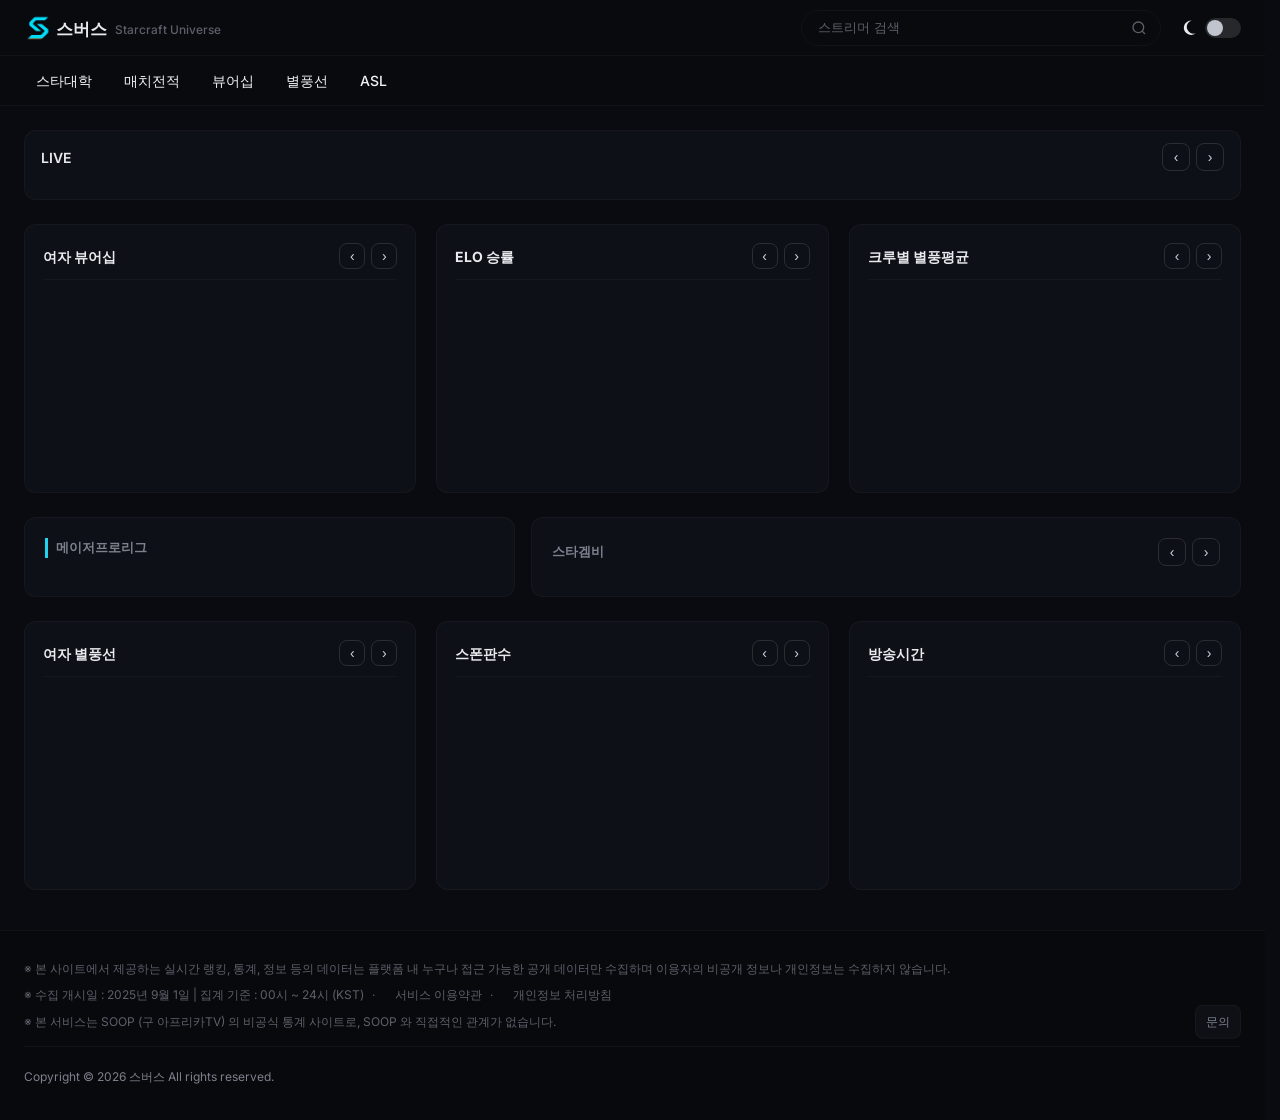
<file: index.html>
<!DOCTYPE html>
<html lang="ko">
<head>
  <meta charset="UTF-8" />
  <meta name="viewport" content="width=device-width, initial-scale=1.0" />
  <title>스버스 - 메인 랭킹</title>
  <link rel="icon" href="logo/starverse_logo.png">
  <link rel="preconnect" href="https://fonts.googleapis.com">
  <link rel="preconnect" href="https://fonts.gstatic.com" crossorigin>
  <link href="https://fonts.googleapis.com/css2?family=Inter:wght@400;500;600;700;900&display=swap" rel="stylesheet">
  <link rel="stylesheet" href="common.css">
  <style>
    :root {
      --bg: #0a0b10;          
      --bg-panel: #0e1017;    
      --bg-card: #131620;     
      --border: rgba(255, 255, 255, 0.035);
      --cyan: #22d3ee;        
      --orange: #f59e0b;
      --purple: #a78bfa;
      --green: #34d399;
      --text: #e8eaed;
      --text-muted: #7c818e;
      --text-dim: #5c606b;
      --radius: 12px;
      --header-h: 56px;
      --content-max: 1280px;
    }
    html { scrollbar-gutter: stable; }
    html.light {
      --cyan: #16325c;
      --bg: #f3f4f7;
      --bg-panel: #ffffff;
      --bg-card: #f7f8fb;
      --border: rgba(15, 18, 24, 0.1);
      --text: #1a1d24;
      --text-muted: #5c606b;
    }
    html.light .rank-board-box { background: #ffffff; }
    html.light .hero-ranker-zone { background: #f0fdf4; }
    html.light .rank-item-row { background: #f8fafc; }

    * { margin: 0; padding: 0; box-sizing: border-box; }
    body {
      font-family: 'Inter', -apple-system, BlinkMacSystemFont, 'Segoe UI', sans-serif;
      background: var(--bg); color: var(--text);
      min-height: 100vh; line-height: 1.5;
      display: flex; flex-direction: column;
    }

    .main { flex: 1; max-width: var(--content-max); width: 100%; margin: 0 auto; padding: 24px 24px 40px; }

    .random-section {
      margin-bottom: 24px; background: var(--bg-panel); border: 1.6px solid var(--border);
      border-radius: var(--radius); overflow: hidden;
    }
    .random-header { display: flex; align-items: center; justify-content: space-between; padding: 12px 16px; font-size: 14px; font-weight: 600; }
    .random-nav { display: flex; gap: 6px; }
    .random-nav button { width: 28px; height: 28px; border-radius: 8px; border: 1px solid rgba(255,255,255,0.12); background: transparent; color: #cbd5e1; cursor: pointer; font-size: 14px; transition: all 0.15s; }
    .random-nav button:hover { color: var(--cyan); border-color: rgba(34, 211, 238, 0.5); background: rgba(34, 211, 238, 0.1); }
    .random-track-wrap { overflow: hidden; padding: 0 0 16px 16px; }
    .random-track { display: flex; gap: 12px; transition: transform 0.25s ease; }
    .random-card { flex: 0 0 200px; background: var(--bg-card); border: 1.6px solid var(--border); border-radius: 12px; overflow: hidden; display: flex; flex-direction: column; transition: 0.15s; }
    .random-card:hover { border-color: rgba(34, 211, 238, 0.45); background: rgba(34, 211, 238, 0.08); transform: translateY(-2px); }
    .random-thumb { width: 100%; aspect-ratio: 16 / 11; background: #1a1c24; overflow: hidden; }
    .random-thumb img { width: 100%; height: 100%; object-fit: cover; object-position: center 37%; transform: scale(1.30); }
    .random-meta { display: flex; align-items: center; justify-content: center; padding: 10px 12px; gap: 6px; }
    .random-name { font-size: 13px; font-weight: 600; white-space: nowrap; }
    .random-crew { font-size: 11px; color: var(--text-dim); white-space: nowrap; }

    .rankings-header { display: flex; align-items: center; justify-content: space-between; margin-bottom: 16px; }
    .rankings-header h2 { font-size: 16px; font-weight: 700; color: var(--text); }

    .ranking-grid {
      display: grid; grid-template-columns: repeat(3, 1fr); gap: 20px;
    }

    .rank-board-box {
      background: var(--bg-panel); border: 1.6px solid var(--border);
      border-radius: var(--radius); padding: 18px; display: flex; flex-direction: column;
    }

    .board-top-bar {
      display: flex; justify-content: space-between; align-items: center;
      margin-bottom: 14px; border-bottom: 1px solid var(--border); padding-bottom: 10px;
    }
    
    .board-name { 
      font-size: 14px; font-weight: 700; color: var(--text); text-decoration: none; 
      display: flex; align-items: center; position: relative; cursor: pointer;
    }
    .board-name:hover { color: var(--cyan); }
    
    .board-name::after {
      content: '상세보기 클릭';
      position: absolute;
      left: 100%;
      top: 50%;
      transform: translateY(-50%);
      margin-left: 8px;
      background: transparent;
      border: none;
      color: var(--cyan);
      font-size: 11px;
      font-weight: 700;
      padding: 0;
      white-space: nowrap;
      opacity: 0;
      visibility: hidden;
      transition: opacity 0.15s, visibility 0.15s;
      z-index: 10;
      pointer-events: none;
    }
    .board-name:hover::after {
      opacity: 1;
      visibility: visible;
    }

    .board-nav-arrows { display: flex; gap: 4px; }
    .board-nav-arrows { 
      display: flex; 
      gap: 6px; 
    }
    .board-nav-arrows button,
    .arrow-btn {
      width: 26px; 
      height: 26px; 
      border-radius: 8px;
      border: 1px solid rgba(255, 255, 255, 0.12); 
      background: transparent;
      color: #cbd5e1; 
      cursor: pointer; 
      font-size: 14px; 
      line-height: 1;
      display: flex;
      align-items: center;
      justify-content: center;
      transition: all 0.15s;
    }
    .board-nav-arrows button:hover:not(:disabled),
    .arrow-btn:hover:not(:disabled) {
      color: var(--cyan); 
      background: rgba(34, 211, 238, 0.1);
      border-color: rgba(34, 211, 238, 0.5);
    }
    .board-nav-arrows button:disabled,
    .arrow-btn:disabled {
      opacity: 0.25;
      cursor: default;
      color: var(--text-muted);
      border-color: var(--border);
      background: transparent;
    }

    .hero-slot { min-height: 0; margin-bottom: 0; }
    .hero-ranker-zone {
      background: #08111a; border: 1px solid rgba(34,211,238,0.15);
      border-radius: 8px; padding: 10px 12px; display: flex; align-items: center;
      gap: 12px; margin-bottom: 6px; position: relative; cursor: pointer;
      transition: background 0.15s;
    }
    .hero-ranker-zone:hover { background: rgba(34,211,238,0.08); }
    .hero-ranker-zone.is-first::after {
      content: '1위'; position: absolute; top: -5px; left: -5px;
      background: var(--cyan); color: #000; font-size: 9px; font-weight: 900;
      padding: 1px 5px; border-radius: 3px;
    }
    .hero-avatar { width: 34px; height: 34px; border-radius: 50%; overflow: hidden; border: 1.5px solid var(--cyan); background: #1a1c24; flex-shrink: 0; }
    .hero-avatar img { width: 100%; height: 100%; object-fit: cover; display: block; }
    .hero-meta { display: flex; flex-direction: column; flex: 1; min-width: 0; }
    .hero-meta .p-name { font-size: 13px; font-weight: bold; white-space: nowrap; overflow: hidden; text-overflow: ellipsis; }
    .hero-meta .c-name { font-size: 10.5px; color: var(--text-muted); margin-top: 1px; }
    .hero-val { font-size: 13px; font-weight: 800; color: var(--cyan); flex-shrink: 0; }

    .sub-rank-list { display: flex; flex-direction: column; gap: 6px; min-height: 180px; }
    
    .rank-item-row {
      display: flex; justify-content: space-between; align-items: center;
      padding: 7px 10px; border-radius: 6px; position: relative;
      overflow: hidden; background: #07080c; cursor: pointer;
      transition: background 0.15s;
    }
    .rank-item-row:hover { background: rgba(34, 211, 238, 0.08); }
    
    .bar-bg {
      position: absolute; top: 0; left: 0; height: 100%;
      background: rgba(34, 211, 238, 0.03); z-index: 1; pointer-events: none;
    }
    .item-left { display: flex; align-items: center; gap: 8px; z-index: 2; min-width: 0; }
    .item-num { font-size: 11px; font-weight: bold; color: var(--text-muted); width: 16px; text-align: center; flex-shrink: 0; }
    .item-avatar { width: 26px; height: 26px; border-radius: 50%; overflow: hidden; border: 1px solid var(--border); background: #1a1c24; flex-shrink: 0; }
    .item-avatar img { width: 100%; height: 100%; object-fit: cover; display: block; }
    .avatar.crew-emblem img { width: auto; height: auto; max-width: 24px; max-height: 24px; object-fit: contain; }
    
    .item-name-group { display: flex; flex-direction: column; min-width: 0; }
    .item-p-name { font-size: 12px; font-weight: 600; white-space: nowrap; overflow: hidden; text-overflow: ellipsis; }
    .item-c-name { font-size: 10px; color: var(--text-muted); margin-top: 1px; }
    
    .item-val { font-size: 12px; font-weight: 700; color: #cbd5e1; z-index: 2; flex-shrink: 0; }
    .item-val.cyan { color: var(--cyan); }
    .item-val.orange { color: var(--orange); }
    .item-val.purple { color: var(--purple); }
    .item-val.green { color: var(--green); }
    .item-val.rose { color: #fb7185; }
    .item-val.teal { color: #2dd4bf; }

    @media (max-width: 1024px) {
      .ranking-grid { grid-template-columns: repeat(2, 1fr); }
    }
    @media (max-width: 650px) {
      .ranking-grid { grid-template-columns: 1fr; }
    }
  </style>
</head>
<body>

  <!-- 상단 헤더 -->
   <div id="site-top"></div>

  <!-- 메인 콘텐츠 -->
  <main class="main">
    <div class="random-section" id="homeRandom" style="visibility:hidden;">
      <div class="random-header">
        <span>LIVE</span>
        <div class="random-nav">
          <button type="button" id="randomPrev" aria-label="이전">‹</button>
          <button type="button" id="randomNext" aria-label="다음">›</button>
        </div>
      </div>
      <div class="random-track-wrap">
        <div class="random-track" id="randomGrid"></div>
      </div>
    </div>

    <div class="ranking-grid" id="homeRankings" style="visibility:hidden;">
      
      <!-- 1. 여자 뷰어십 -->
      <div class="rank-board-box">
        <div class="board-top-bar">
          <a href="viewer.html" class="board-name">여자 뷰어십</a>
          <div class="board-nav-arrows">
            <button type="button" id="prevViewer">‹</button>
            <button type="button" id="nextViewer">›</button>
          </div>
        </div>
        <div class="hero-slot" id="heroViewer"></div>
        <div class="sub-rank-list" id="listViewer"></div>
      </div>

      <!-- 2. ELO 승률 -->
      <div class="rank-board-box">
        <div class="board-top-bar">
          <a href="elo.html" class="board-name">ELO 승률</a>
          <div class="board-nav-arrows">
            <button class="arrow-btn" id="prevElo">‹</button>
            <button class="arrow-btn" id="nextElo">›</button>
          </div>
        </div>
        <div class="hero-slot" id="heroElo"></div>
        <div class="sub-rank-list" id="listElo"></div>
      </div>

      <!-- 3. 크루별 별풍평균 -->
      <div class="rank-board-box">
        <div class="board-top-bar">
          <a href="crew.html" class="board-name">크루별 별풍평균</a>
          <div class="board-nav-arrows">
            <button class="arrow-btn" id="prevCrew">‹</button>
            <button class="arrow-btn" id="nextCrew">›</button>
          </div>
        </div>
        <div class="hero-slot" id="heroCrew"></div>
        <div class="sub-rank-list" id="listCrew"></div>
      </div>
    </div>

    <style>
      .mid-banner-section {
        display: grid;
        grid-template-columns: minmax(240px, 0.9fr) minmax(0, 1.3fr);
        gap: 16px;
        margin: 24px 0;
        align-items: stretch;
      }
      .mid-box {
        background: var(--bg-panel);
        border: 1.6px solid var(--border);
        border-radius: var(--radius);
        padding: 20px;
        display: flex;
        flex-direction: column;
        justify-content: space-between;
      }
      .mid-box-title {
        font-size: 13px;
        font-weight: bold;
        color: var(--text-muted);
        margin-bottom: 14px;
        display: flex;
        align-items: center;
        gap: 6px;
      }
      .ticker-row {
        display: flex;
        justify-content: space-between;
        align-items: center;
        padding: 10px 12px;
        background: #07080c;
        border-radius: 6px;
        margin-bottom: 8px;
        font-size: 13px;
        font-weight: bold;
      }
      .ticker-row:last-child { margin-bottom: 0; }
      .ticker-avatar {
        width: 28px;
        height: 28px;
        border-radius: 50%;
        object-fit: cover;
        background: #1a1c24;
        border: 1px solid var(--border);
        flex-shrink: 0;
      }
      .ticker-name { color: var(--text); }
      .ticker-crew { color: var(--text-dim); font-size: 11px; margin-left: 6px; }
      .trend-up { color: #10b981; font-size: 11.5px; font-weight: 700; }
      .trend-down { color: #fb7185; font-size: 11.5px; font-weight: 700; }
      .trend-cur { color: var(--cyan); font-size: 11.5px; font-weight: 700; }

      .ad-box-inner { display: none; }
      .mid-random { display: flex; flex-direction: column; height: 100%; }
      .mid-random-head {
        display: flex; align-items: center; justify-content: space-between;
        margin-bottom: 10px;
      }
      .mid-random-track-wrap { overflow: hidden; }
      .mid-random-track { display: flex; gap: 10px; transition: transform 0.25s ease; }
      .mid-random-card {
        flex: 0 0 calc((100% - 20px) / 3);
        background: var(--bg-card);
        border: 1.5px solid var(--border);
        border-radius: 12px;
        overflow: hidden;
      }
      .mid-random-card:hover { border-color: rgba(34,211,238,0.45); }
      .mid-random-card { position: relative; }
      .mid-random-thumb { width: 100%; aspect-ratio: 16 / 10; background: #1a1c24; overflow: hidden; position: relative; }
      .mid-random-thumb img { width: 100%; height: 100%; object-fit: cover; object-position: center 37%; transform: scale(1.2); display: block; }
      .mid-random-thumb::after {
        content: "";
        position: absolute; left: 0; right: 0; bottom: 0; height: 42%;
        background: linear-gradient(transparent, rgba(0,0,0,0.78));
        pointer-events: none;
      }
      .mid-random-meta { display: none; }
      .mid-random-name {
        position: absolute; right: 8px; bottom: 6px; z-index: 2;
        font-size: 12px; font-weight: 600; color: #fff;
        background: rgba(0,0,0,0.55);
        padding: 2px 6px;
        border-radius: 4px;
        white-space: nowrap;
      }
      .mid-random-crew { display: none; }
      .ticker-row { cursor: pointer; }
      .ticker-row:hover { background: rgba(34,211,238,0.08); }

      @media (max-width: 900px) {
        .mid-banner-section { grid-template-columns: 1fr; }
      }
    </style>

    <div class="mid-banner-section">
      <div class="mid-box">
        <div class="mid-box-title" style="border-left: 3px solid var(--cyan); padding-left: 8px; margin-bottom: 14px;">메이저프로리그</div>
        <div id="riseList"></div>
      </div>

      <div class="mid-box mid-random">
        <div class="mid-random-head">
          <div class="mid-box-title" style="margin-bottom:0;">스타겜비</div>
          <div class="random-nav">
            <button type="button" id="midPrev" aria-label="이전">‹</button>
            <button type="button" id="midNext" aria-label="다음">›</button>
          </div>
        </div>
        <div class="mid-random-track-wrap">
          <div class="mid-random-track" id="midRandomGrid"></div>
        </div>
      </div>
    </div>

    <div class="ranking-grid">
      <!-- 4. 여자 별풍선 -->
      <div class="rank-board-box">
        <div class="board-top-bar">
          <a href="star.html" class="board-name">여자 별풍선</a>
          <div class="board-nav-arrows">
            <button class="arrow-btn" id="prevStar">‹</button>
            <button class="arrow-btn" id="nextStar">›</button>
          </div>
        </div>
        <div class="hero-slot" id="heroStar"></div>
        <div class="sub-rank-list" id="listStar"></div>
      </div>

      <!-- 5. 스폰판수 -->
      <div class="rank-board-box">
        <div class="board-top-bar">
          <a href="match.html" class="board-name">스폰판수</a>
          <div class="board-nav-arrows">
            <button class="arrow-btn" id="prevMatch">‹</button>
            <button class="arrow-btn" id="nextMatch">›</button>
          </div>
        </div>
        <div class="hero-slot" id="heroMatch"></div>
        <div class="sub-rank-list" id="listMatch"></div>
      </div>

      <!-- 6. 방송시간 -->
      <div class="rank-board-box">
        <div class="board-top-bar">
          <a href="hours.html" class="board-name">방송시간</a>
          <div class="board-nav-arrows">
            <button class="arrow-btn" id="prevHours">‹</button>
            <button class="arrow-btn" id="nextHours">›</button>
          </div>
        </div>
        <div class="hero-slot" id="heroHours"></div>
        <div class="sub-rank-list" id="listHours"></div>
      </div>

    </div>
  </main>

  <div id="site-bottom"></div>

  <script src="common.js"></script>
  <script>
    const DATA_CSV = "https://docs.google.com/spreadsheets/d/1eYeyvdrd07PUmLAUeEXocF2N7wGRsGODqiul9YquAcY/export?format=csv&gid=1588738461";
    const ROSTER_CSV = "https://docs.google.com/spreadsheets/d/1eYeyvdrd07PUmLAUeEXocF2N7wGRsGODqiul9YquAcY/export?format=csv&gid=0";
    const MATCH_CSV = "https://docs.google.com/spreadsheets/d/1eYeyvdrd07PUmLAUeEXocF2N7wGRsGODqiul9YquAcY/export?format=csv&gid=1402849856";
    const MONTHLY_MATCH_CSV = "https://docs.google.com/spreadsheets/d/1eYeyvdrd07PUmLAUeEXocF2N7wGRsGODqiul9YquAcY/export?format=csv&gid=1178750810";

    const PAGE_SIZE = 5; 
    const MAX_ITEMS = 20;

    function parseAirtime(text) {
      const t = (text || "").replace(/"/g, "").replace(/,/g, "").trim();
      if (!t) return 0;
      if (t.indexOf("시간") >= 0) {
        const h = t.match(/(\d+)\s*시간/);
        const m = t.match(/(\d+)\s*분/);
        return (h ? parseInt(h[1], 10) : 0) * 60 + (m ? parseInt(m[1], 10) : 0);
      }
      return parseInt(t.replace(/[^0-9]/g, ""), 10) || 0;
    }
    function formatAirtime(minutes) {
      if (!minutes || minutes <= 0) return "-";
      const h = Math.floor(minutes / 60);
      const m = minutes % 60;
      return h + '시간 ' + String(m).padStart(2, "0") + '분';
    }
    function imgUrl(id) {
      if (!id) return "";
      return `https://stimg.sooplive.com/LOGO/${id.substring(0,2).toLowerCase()}/${id}/${id}.jpg`;
    }
    function norm(s) {
      return String(s || "").toLowerCase().replace(/[^가-힣a-z0-9]/g, "");
    }

    const CREW_LOGO = {
      "바스포드": "logo/basford_em.webp", "BGM": "logo/bgm_em.webp", "흑카데미": "logo/black_em.webp",
      "보신대": "logo/bsu_em.webp", "씨나인": "logo/c9_em.webp", "캄몬스타즈": "logo/calm_em.webp",
      "DM": "logo/dm_em.webp", "드림즈": "logo/dreams_em.webp", "더블비": "logo/dubbleb_em.webp",
      "거성대": "logo/gsu_em.webp", "HM": "logo/hm_em.webp", "JSA": "logo/jsa_em.webp",
      "정선대": "logo/ju_em.webp", "케이대": "logo/ku_em.webp", "엠비대": "logo/mbu_em.webp",
      "뉴캣슬": "logo/newcat_em.webp", "NSU": "logo/nsu_em.webp", "늪지대": "logo/nzu_em.webp",
      "섭이대": "logo/siu_em.webp", "철와대": "logo/su_em.webp", "우끼끼즈": "logo/ukks_em.webp",
      "MSG": "logo/msg_em.webp", "와플대": "logo/waffleu_em.webp", "YB": "logo/yb_em.webp",
      "염석대": "logo/yuam_em.webp", "학버드": "logo/hak_em.webp", "철기중대": "logo/chulgi_em.webp",
      "패션스타": "logo/fstar_em.webp", "나사": "logo/nasa_em.webp", "ASG": "logo/asg_em.webp",
      "캄성여대": "logo/cswu_em.webp", "수술대": "logo/ssu_em.webp", "신세계": "logo/ssg_em.webp",
      "뽀인구단": "logo/bboin_em.webp", "장독대": "logo/jdu_em.webp", "이노대": "logo/ino_em.webp",
      "방치클럽": "logo/bangchi_em.webp", "복덕방": "logo/bdb_em.webp", "CP": "logo/cp_em.webp",
      "DP": "logo/dp_em.webp", "묵섭대": "logo/mook_em.webp", "광수대": "logo/gwangsu_em.webp",
      "캄브릿지": "logo/calmb_em.webp", "마종대": "logo/majong_em.webp", "TPZ": "logo/tpz_em.webp",
      "범진대": "logo/bj_em.webp", "파이스트": "logo/pist_em.webp", "미다스공대": "logo/midas2_em.webp",
      "MGS": "logo/mgs_em.webp", "라저대": "logo/rthat_em.webp", "아마대": "logo/ama_em.webp",
      "츠나대": "logo/tsuna_em.webp", "무창클럽": "logo/moo_em.webp", "카사대": "logo/casa_em.webp",
      "철거반": "logo/cgb_em.webp", "노가다대": "logo/nogada_em.webp", "마싯대": "logo/masit_em.webp",
      "점문예대": "logo/jm_em.webp", "라이트클럽": "logo/lightclub_em.webp", "고대": "logo/go_em.webp",
      "친박연대": "logo/chinpark_em.webp", "철기대": "logo/cgd_em.webp", "석사관학교": "logo/seoksa_em.webp",
      "할없녀": "logo/halgirl_em.webp", "무친대": "logo/mcu_em.webp", "소림사": "logo/sorimsa_em.webp"
    };

    function crewLogo(name) {
      if (!name) return "";
      var n = String(name).replace(/\s+/g, "").trim();
      if (n === "츠캄몬스타즈" || n === "츠캄" || n === "캄몬" || n === "츠캄몬") n = "캄몬스타즈";
      if (n === "마범대") n = "엠비대";
      if (CREW_LOGO[n]) return CREW_LOGO[n];
      if (CREW_LOGO[name]) return CREW_LOGO[name];
      const key = Object.keys(CREW_LOGO).find(k => k.toLowerCase() === n.toLowerCase());
      return key ? CREW_LOGO[key] : "";
    }
    function goProfile(id) {
      if (!id) return;
      location.href = "profile.html?id=" + encodeURIComponent(id);
    }

    function renderRise(matchMonthBag, currentTopPlayer) {
      const box = document.getElementById("riseList");
      if (!box) return;

      const months = Object.keys(matchMonthBag || {}).sort();
      if (months.length < 2) {
        box.innerHTML = '<div class="ticker-row"><span class="ticker-name">데이터 집계 중</span></div>';
        return;
      }

      const curYm = months[months.length - 1];
      const prevYm = months[months.length - 2];

      let bestUp = null;
      let worstDown = null;

      // 최소 5판 이상 진행한 선수들 중에서 전달 대비 최대 상승 / 최대 하락 산출
      Object.keys(matchMonthBag[curYm]).forEach(name => {
        const cur = matchMonthBag[curYm][name];
        const prev = matchMonthBag[prevYm] ? matchMonthBag[prevYm][name] : null;

        if (cur && prev && cur.games >= 5 && prev.games >= 5) {
          const diff = cur.rate - prev.rate;
          if (!bestUp || diff > bestUp.diff) {
            bestUp = { name, crew: cur.crew, id: cur.id, diff, rate: cur.rate };
          }
          if (!worstDown || diff < worstDown.diff) {
            worstDown = { name, crew: cur.crew, id: cur.id, diff, rate: cur.rate };
          }
        }
      });

      const items = [];

      // 1. 전달대비 제일 많이 상승
      if (bestUp && bestUp.diff > 0) {
        items.push({
          badge: "최다 상승",
          name: bestUp.name,
          crew: bestUp.crew,
          id: bestUp.id,
          val: "▲ " + bestUp.diff.toFixed(1) + "%p (" + bestUp.rate.toFixed(1) + "%)",
          cls: "trend-up"
        });
      }

      // 2. 현재 최다 승률
      if (currentTopPlayer) {
        items.push({
          badge: "최다 승률",
          name: currentTopPlayer.name,
          crew: currentTopPlayer.crew,
          id: currentTopPlayer.id,
          val: Number(currentTopPlayer.rate).toFixed(1) + "%",
          cls: "trend-cur"
        });
      }

      // 3. 전달대비 제일 많이 하락
      if (worstDown && worstDown.diff < 0) {
        items.push({
          badge: "최다 하락",
          name: worstDown.name,
          crew: worstDown.crew,
          id: worstDown.id,
          val: "▼ " + Math.abs(worstDown.diff).toFixed(1) + "%p (" + worstDown.rate.toFixed(1) + "%)",
          cls: "trend-down"
        });
      }

      if (!items.length) {
        box.innerHTML = '<div class="ticker-row"><span class="ticker-name">승률 비교 데이터 없음</span></div>';
        return;
      }

      box.innerHTML = items.map(p => `
        <div class="ticker-row" ${p.id ? `onclick="goProfile('${p.id}')"` : ""}>
          <span>
            <span style="font-size:11px; color:var(--text-dim); margin-right:6px; font-weight:700;">[${p.badge}]</span>
            <span class="ticker-name">${p.name}</span>
            <span class="ticker-crew">${p.crew || ""}</span>
          </span>
          <span class="${p.cls}">${p.val}</span>
        </div>
      `).join("");
    }

    function renderBoardCard(key, rows, valueHtml, colorClass, state, isCrew = false) {
      const heroBox = document.getElementById("hero" + key);
      const listbox = document.getElementById("list" + key);
      const prevBtn = document.getElementById("prev" + key);
      const nextBtn = document.getElementById("next" + key);
      if (!heroBox || !listbox) return;

      const totalItems = Math.min(rows.length, MAX_ITEMS);
      const maxPages = Math.ceil(totalItems / PAGE_SIZE) || 1;
      if (state.page >= maxPages) state.page = maxPages - 1;
      if (state.page < 0) state.page = 0;

      const start = state.page * PAGE_SIZE;
      const end = Math.min(start + PAGE_SIZE, totalItems);
      const pageRows = rows.slice(start, end);

      const absoluteMaxVal = (rows.length > 0 && rows[0].rawVal) ? rows[0].rawVal : 1;

      if (state.page === 0 && pageRows.length > 0) {
        const heroItem = pageRows[0];
        const heroAvatar = isCrew 
          ? (crewLogo(heroItem.name) ? `<div class="hero-avatar crew-emblem"><img src="${crewLogo(heroItem.name)}" alt="" onerror="this.style.display='none'"></div>` : `<div class="hero-avatar">🏰</div>`)
          : `<div class="hero-avatar"><img src="${imgUrl(heroItem.id)}" alt="" onerror="this.style.display='none'"></div>`;
        
        const clickAction = isCrew 
          ? `onclick="location.href='star.html?crew='+encodeURIComponent('${heroItem.name}')"`
          : `onclick="goProfile('${heroItem.id}')"`;

        heroBox.innerHTML = `
          <div class="hero-ranker-zone${state.page === 0 ? " is-first" : ""}" ${clickAction}>
            ${heroAvatar}
            <div class="hero-meta">
              <span class="p-name">${heroItem.name}</span>
              <span class="c-name">${heroItem.crew || "FA"}</span>
            </div>
            <span class="hero-val">${valueHtml(heroItem)}</span>
          </div>
        `;
      } else {
        heroBox.innerHTML = "";
      }

      const listRows = (state.page === 0) ? pageRows.slice(1) : pageRows;

      listbox.innerHTML = listRows.map((item, i) => {
        const rank = start + (state.page === 0 ? i + 2 : i + 1);
        const valNum = item.rawVal || 1;
        const percent = Math.max(8, Math.min(100, Math.round((valNum / absoluteMaxVal) * 100)));
        
        const subAvatar = isCrew
          ? (crewLogo(item.name) ? `<div class="item-avatar crew-emblem"><img src="${crewLogo(item.name)}" alt="" onerror="this.style.display='none'"></div>` : `<div class="item-avatar">🏰</div>`)
          : `<div class="item-avatar"><img src="${imgUrl(item.id)}" alt="" onerror="this.style.display='none'"></div>`;

        const clickAction = isCrew
          ? `onclick="location.href='star.html?crew='+encodeURIComponent('${item.name}')"`
          : `onclick="goProfile('${item.id}')"`;

        return `
          <div class="rank-item-row" ${clickAction}>
            <div class="bar-bg" style="width: ${percent}%;"></div>
            <div class="item-left">
              <span class="item-num">${rank}</span>
              ${subAvatar}
              <div class="item-name-group">
                <span class="item-p-name">${item.name}</span>
                <span class="item-c-name">${item.crew || "FA"}</span>
              </div>
            </div>
            <span class="item-val ${colorClass}">${valueHtml(item)}</span>
          </div>
        `;
      }).join("");

      if (prevBtn) prevBtn.disabled = state.page === 0;
      if (nextBtn) nextBtn.disabled = state.page >= maxPages - 1;

      if (!state.bound && prevBtn && nextBtn) {
        prevBtn.addEventListener("click", () => {
          if (state.page > 0) { state.page--; renderBoardCard(key, rows, valueHtml, colorClass, state, isCrew); }
        });
        nextBtn.addEventListener("click", () => {
          if (state.page < maxPages - 1) { state.page++; renderBoardCard(key, rows, valueHtml, colorClass, state, isCrew); }
        });
        state.bound = true;
      }
    }

    const pageStates = {
      Viewer: { page: 0, bound: false },
      Elo: { page: 0, bound: false },
      Crew: { page: 0, bound: false },
      Star: { page: 0, bound: false },
      Match: { page: 0, bound: false },
      Hours: { page: 0, bound: false }
    };

    async function loadData() {
      try {
        const rosterRes = await fetch(ROSTER_CSV);
        const rosterText = await rosterRes.text();
        const rosterLines = rosterText.split("\n").map(l => l.trim()).filter(l => l);
        const rosterMap = {};
        const rosterList = [];
        for (let i = 1; i < rosterLines.length; i++) {
          const cols = rosterLines[i].match(/(?:[^",]+|"[^"]*")+/g) || [];
          const cleanCols = cols.map(c => c.replace(/^"|"$/g, "").trim());
          const id = (cleanCols[0] || "").trim();
          const name = (cleanCols[1] || "").trim();
          const aliases = (cleanCols[2] || "").split(",").map(x => x.trim()).filter(x => x);
          const crew = (cleanCols[4] || "").trim() || "FA";
          if (name) {
            const info = { id: id, crew: crew, gender: (cleanCols[5] || "").trim() };
            rosterMap[name] = info;
            rosterMap[name.replace(/[^가-힣a-zA-Z0-9]/g, "")] = info;
            aliases.forEach(al => {
              rosterMap[al] = info;
              rosterMap[al.replace(/[^가-힣a-zA-Z0-9]/g, "")] = info;
            });
            rosterList.push({ id: id, name: name, aliases: aliases, crew: crew });
          }
        }

        const dataRes = await fetch(DATA_CSV);
        const dataText = await dataRes.text();
        const lines = dataText.split("\n").map(l => l.trim()).filter(l => l);
        let result = [];
        for (let di = 1; di < lines.length; di++) {
          const cols = lines[di].match(/(?:[^",]+|"[^"]*")+/g) || [];
          const c = cols.map(x => x.replace(/^"|"$/g, "").trim());
          const name = (c[1] || "").trim();
          if (!name || name === "닉네임") continue;
          var ym = rowYm(c[0]);
          var hit = typeof window.periodHit !== "function" || window.periodHit(c[0]);
          if (!hit && ym !== liveYm) continue;
          const cleanName = name.replace(/[^가-힣a-zA-Z0-9]/g, "");
          const info = rosterMap[name] || rosterMap[cleanName] || { id: "", crew: "FA", gender: "" };
          if ((info.gender || "")[0] !== "여") continue;
          
          const starVal = parseInt(String(c[2] || "").replace(/[^0-9]/g, ""), 10) || 0;
          const viewVal = parseInt(String(c[5] || "").replace(/[^0-9]/g, ""), 10) || 0;
          const airVal = parseAirtime(c[6]);

          result.push({
            name: name, crew: info.crew, id: info.id, gender: info.gender || "",
            star: starVal, viewership: viewVal, airMinutes: airVal
          });
        }

        const active = result.filter(r => r.crew !== "FA");
        const byViewer = [...active].filter(r => r.viewership > 0).sort((a, b) => b.viewership - a.viewership).map(r => ({ ...r, rawVal: r.viewership }));
        const byStar = [...active].filter(r => r.star > 0).sort((a, b) => b.star - a.star).map(r => ({ ...r, rawVal: r.star }));
        const byHours = [...active].filter(r => r.airMinutes > 0).sort((a, b) => b.airMinutes - a.airMinutes).map(r => ({ ...r, rawVal: r.airMinutes }));

        const monthBag = {};
        const liveResult = [];
        var _now = new Date();
        var liveYm = _now.getFullYear() * 100 + (_now.getMonth() + 1);
        function rowYm(s) {
          var m = String(s || "").match(/(\d{2,4})\D+(\d{1,2})/);
          if (!m) return 0;
          var y = parseInt(m[1], 10);
          if (y < 100) y += 2000;
          return y * 100 + parseInt(m[2], 10);
        }
        for (let di = 1; di < lines.length; di++) {
          const cols = lines[di].match(/(?:[^",]+|"[^"]*")+/g) || [];
          const c = cols.map(x => x.replace(/^"|"$/g, "").trim());
          const ym = (c[0] || "").trim();
          const name = (c[1] || "").trim();
          if (!ym || !name || name === "닉네임") continue;
          const cleanName = name.replace(/[^가-힣a-zA-Z0-9]/g, "");
          const info = rosterMap[name] || rosterMap[cleanName] || { id: "", crew: "FA", gender: "" };
          if ((info.gender || "")[0] !== "여") continue;
          if ((info.crew || "FA") === "FA") continue;
          if (!monthBag[ym]) monthBag[ym] = {};
          if (!monthBag[ym][name]) monthBag[ym][name] = { name: name, crew: info.crew, id: info.id, star: 0, view: 0, air: 0 };
          monthBag[ym][name].star += parseInt(String(c[2] || "").replace(/[^0-9]/g, ""), 10) || 0;
          monthBag[ym][name].view += parseInt(String(c[5] || "").replace(/[^0-9]/g, ""), 10) || 0;
          monthBag[ym][name].air += parseAirtime(c[6]);
        }
        const crewMap = {};
        active.forEach(item => {
          if (!item.crew || item.crew === "FA") return;
          if (!crewMap[item.crew]) crewMap[item.crew] = { total: 0, count: 0 };
          crewMap[item.crew].total += item.star;
          crewMap[item.crew].count += 1;
        });
        const crewList = Object.entries(crewMap).map(([name, d]) => ({
          name, crew: d.count + "명", id: "", avg: Math.round(d.total / d.count), rawVal: Math.round(d.total / d.count)
        })).sort((a, b) => b.avg - a.avg);

        renderBoardCard("Viewer", byViewer, item => item.viewership.toLocaleString() + '시간', "rose", pageStates.Viewer, false);
        renderBoardCard("Star", byStar, item => item.star.toLocaleString() + '개', "orange", pageStates.Star, false);
        renderBoardCard("Hours", byHours, item => formatAirtime(item.airMinutes), "teal", pageStates.Hours, false);
        renderBoardCard("Crew", crewList, item => item.avg.toLocaleString() + '개', "orange", pageStates.Crew, true);

        const matchRes = await fetch(MATCH_CSV);
        const matchText = await matchRes.text();
        const matchLines = matchText.split("\n").map(l => l.trim()).filter(l => l);
        const matchList = [];
        for (let mi = 1; mi < matchLines.length; mi++) {
          const cols = matchLines[mi].match(/(?:[^",]+|"[^"]*")+/g) || [];
          const c = cols.map(x => x.replace(/^"|"$/g, "").trim());
          const name = (c[0] || "").trim();
          if (!name || name === "이름") continue;
          const race = (c[1] || "").trim();
          const games = parseInt((c[2] || "").replace(/[^0-9]/g, ""), 10) || 0;
          const wins = parseInt((c[3] || "").replace(/[^0-9]/g, ""), 10) || 0;
          const losses = parseInt((c[4] || "").replace(/[^0-9]/g, ""), 10) || 0;
          const rate = games > 0 ? Math.round((wins / games) * 1000) / 10 : 0;
          const clean = name.replace(/[^가-힣a-zA-Z0-9]/g, "");
          const who = rosterMap[name] || rosterMap[clean] || { id: "", crew: "FA" };
          matchList.push({ name, race, games, wins, losses, rate, id: who.id, crew: who.crew || "FA" });
        }
        let maxGames = 0;
        matchList.forEach(row => { if (row.games > maxGames) maxGames = row.games; });
        let minGames = maxGames * 0.2;
        const byElo = matchList.filter(row => row.games > minGames).sort((a, b) => b.rate - a.rate || b.games - a.games).map(r => ({ ...r, rawVal: r.rate }));
        const byMatch = [...matchList].sort((a, b) => b.games - a.games).map(r => ({ ...r, rawVal: r.games }));
        
        renderBoardCard("Elo", byElo, item => Number(item.rate).toFixed(1) + "%", "purple", pageStates.Elo, false);
        renderBoardCard("Match", byMatch, item => item.games + '판', "green", pageStates.Match, false);

        // 월별 매치 시트(gid=1178750810) 실제 컬럼 순서 반영
        // 컬럼: c[0] 날짜 | c[1] 종족 | c[2] 이름 | c[3] 총경기수 | c[4] 승 | c[5] 패 | c[6] 승률
        try {
          const mRes = await fetch(MONTHLY_MATCH_CSV);
          const mText = await mRes.text();
          const mLines = mText.split("\n").map(l => l.trim()).filter(l => l);
          const matchMonthBag = {};

          for (let i = 1; i < mLines.length; i++) {
            const cols = mLines[i].match(/(?:[^",]+|"[^"]*")+/g) || [];
            const c = cols.map(x => x.replace(/^"|"$/g, "").trim());
            
            const rawYm = (c[0] || "").trim();
            if (!rawYm || rawYm === "날짜" || rawYm === "월") continue;
            
            // 날짜 형식 파싱 (예: 2026.09, 26.9 등 숫자로 연월 추출)
            const ymMatch = rawYm.match(/(\d{2,4})\D+(\d{1,2})/);
            if (!ymMatch) continue;
            let y = parseInt(ymMatch[1], 10);
            if (y < 100) y += 2000;
            const ymKey = y * 100 + parseInt(ymMatch[2], 10);

            // c[1]은 종족, c[2]가 이름!
            const name = (c[2] || "").trim();
            if (!name || name === "이름" || name === "닉네임") continue;

            const games = parseInt((c[3] || "").replace(/[^0-9]/g, ""), 10) || 0;
            const wins = parseInt((c[4] || "").replace(/[^0-9]/g, ""), 10) || 0;
            const losses = parseInt((c[5] || "").replace(/[^0-9]/g, ""), 10) || 0;
            
            // 승률 컬럼 c[6] 확인, 없거나 계산 필요시 승/경기수
            let rate = 0;
            if (c[6] && c[6].includes("%")) {
              rate = parseFloat(c[6].replace(/[^0-9.]/g, "")) || 0;
            } else if (c[6] && !isNaN(parseFloat(c[6]))) {
              rate = parseFloat(c[6]);
              if (rate <= 1 && rate > 0) rate = rate * 100;
            } else {
              rate = games > 0 ? (wins / games) * 100 : 0;
            }

            const cleanName = name.replace(/[^가-힣a-zA-Z0-9]/g, "");
            const who = rosterMap[name] || rosterMap[cleanName] || { id: "", crew: "FA" };

            if (!matchMonthBag[ymKey]) matchMonthBag[ymKey] = {};
            matchMonthBag[ymKey][name] = {
              name: name,
              crew: who.crew || "FA",
              id: who.id,
              games: games,
              wins: wins,
              losses: losses,
              rate: rate
            };
          }

          const sortedMonths = Object.keys(matchMonthBag).map(Number).sort((a, b) => a - b);
          
          if (sortedMonths.length >= 1) {
            const curYm = sortedMonths[sortedMonths.length - 1];
            const prevYm = sortedMonths.length >= 2 ? sortedMonths[sortedMonths.length - 2] : null;

            const curPlayers = Object.values(matchMonthBag[curYm] || {});
            
            // 1. 해당 월 최다 승률 (최소 3판 이상 중 1위)
            const qualified = curPlayers.filter(p => p.games >= 3).sort((a, b) => b.rate - a.rate || b.games - a.games);
            const curTop = qualified.length > 0 ? qualified[0] : (curPlayers.sort((a, b) => b.rate - a.rate)[0] || null);

            let bestUp = null;
            let worstDown = null;

            if (prevYm && matchMonthBag[prevYm]) {
              curPlayers.forEach(cur => {
                const prev = matchMonthBag[prevYm][cur.name];
                if (prev && cur.games >= 3 && prev.games >= 3) {
                  const diff = cur.rate - prev.rate;
                  if (!bestUp || diff > bestUp.diff) {
                    bestUp = { name: cur.name, crew: cur.crew, id: cur.id, diff: diff, rate: cur.rate };
                  }
                  if (!worstDown || diff < worstDown.diff) {
                    worstDown = { name: cur.name, crew: cur.crew, id: cur.id, diff: diff, rate: cur.rate };
                  }
                }
              });
            }

            const riseBox = document.getElementById("riseList");
            if (riseBox) {
              const items = [];
              if (bestUp && bestUp.diff > 0) {
                items.push(`
                  <div class="ticker-row" ${bestUp.id ? `onclick="goProfile('${bestUp.id}')"` : ""}>
                    <span style="display:inline-flex; align-items:center; gap:8px;">
                      <span style="font-size:11px; color:var(--text-dim); font-weight:700;">[최다 상승]</span>
                      <img class="ticker-avatar" src="${imgUrl(bestUp.id)}" alt="" onerror="this.style.display='none'">
                      <span class="ticker-name">${bestUp.name}</span>
                      <span class="ticker-crew">${bestUp.crew || ""}</span>
                    </span>
                    <span class="trend-up">▲ ${bestUp.diff.toFixed(1)}%p (${bestUp.rate.toFixed(1)}%)</span>
                  </div>
                `);
              }
              if (curTop) {
                items.push(`
                  <div class="ticker-row" ${curTop.id ? `onclick="goProfile('${curTop.id}')"` : ""}>
                    <span style="display:inline-flex; align-items:center; gap:8px;">
                      <span style="font-size:11px; color:var(--text-dim); font-weight:700;">[최다 승률]</span>
                      <img class="ticker-avatar" src="${imgUrl(curTop.id)}" alt="" onerror="this.style.display='none'">
                      <span class="ticker-name">${curTop.name}</span>
                      <span class="ticker-crew">${curTop.crew || ""}</span>
                    </span>
                    <span class="trend-cur">${curTop.rate.toFixed(1)}% (${curTop.games}전)</span>
                  </div>
                `);
              }
              if (worstDown && worstDown.diff < 0) {
                items.push(`
                  <div class="ticker-row" ${worstDown.id ? `onclick="goProfile('${worstDown.id}')"` : ""}>
                    <span style="display:inline-flex; align-items:center; gap:8px;">
                      <span style="font-size:11px; color:var(--text-dim); font-weight:700;">[최다 하락]</span>
                      <img class="ticker-avatar" src="${imgUrl(worstDown.id)}" alt="" onerror="this.style.display='none'">
                      <span class="ticker-name">${worstDown.name}</span>
                      <span class="ticker-crew">${worstDown.crew || ""}</span>
                    </span>
                    <span class="trend-down">▼ ${Math.abs(worstDown.diff).toFixed(1)}%p (${worstDown.rate.toFixed(1)}%)</span>
                  </div>
                `);
              }

              riseBox.innerHTML = items.length > 0 ? items.join("") : '<div class="ticker-row"><span class="ticker-name">승률 비교 데이터 없음</span></div>';
            }
          }
        } catch (mErr) {
          console.error("월별 승률 로드 실패:", mErr);
        }

        document.getElementById("homeRankings").style.visibility = "visible";
      } catch (err) {
        console.error(err);
        document.getElementById("homeRankings").style.visibility = "visible";
      }
    }

    let randomIndex = 0;
    let randomCount = 0;
    const RANDOM_SHOW = 4;
    const RANDOM_CARD_W = 212;

    function updateRandomSlide() {
      const track = document.getElementById("randomGrid");
      if (!track) return;
      const maxIndex = Math.max(0, randomCount - RANDOM_SHOW);
      if (randomIndex > maxIndex) randomIndex = maxIndex;
      if (randomIndex < 0) randomIndex = 0;
      track.style.transform = `translateX(-${randomIndex * RANDOM_CARD_W}px)`;
    }

    async function loadRandomStreamers() {
      const track = document.getElementById("randomGrid");
      if (!track) return;
      try {
        const [rosterRes, dataRes] = await Promise.all([
          fetch(ROSTER_CSV),
          fetch(DATA_CSV)
        ]);
        const rosterText = await rosterRes.text();
        const dataText = await dataRes.text();

        // 1. DATA_CSV에서 월 리스트 수집 및 지난달, 지지난달 파악
        const dLines = dataText.split("\n").map(l => l.trim()).filter(l => l);
        const ymSet = new Set();
        for (let i = 1; i < dLines.length; i++) {
          const cols = dLines[i].match(/(?:[^",]+|"[^"]*")+/g) || [];
          const ymRaw = (cols[0] || "").replace(/^"|"$/g, "").trim();
          if (ymRaw && ymRaw !== "날짜" && ymRaw !== "월") {
            const m = ymRaw.match(/(\d{2,4})\D+(\d{1,2})/);
            if (m) {
              let y = parseInt(m[1], 10);
              if (y < 100) y += 2000;
              ymSet.add(y * 100 + parseInt(m[2], 10));
            }
          }
        }
        const sortedYm = Array.from(ymSet).sort((a, b) => a - b);
        const prev1Ym = sortedYm.length >= 1 ? sortedYm[sortedYm.length - 1] : null; // 지난달
        const prev2Ym = sortedYm.length >= 2 ? sortedYm[sortedYm.length - 2] : null; // 지지난달

        // 지난달 또는 지지난달에 크루 활동 기록이 있는 선수 확인
        const hadCrewRecently = new Set();
        for (let i = 1; i < dLines.length; i++) {
          const cols = dLines[i].match(/(?:[^",]+|"[^"]*")+/g) || [];
          const c = cols.map(x => x.replace(/^"|"$/g, "").trim());
          const ymRaw = c[0] || "";
          const name = c[1] || "";
          const crew = c[4] || "";
          const m = ymRaw.match(/(\d{2,4})\D+(\d{1,2})/);
          if (m) {
            let y = parseInt(m[1], 10);
            if (y < 100) y += 2000;
            const ymVal = y * 100 + parseInt(m[2], 10);
            if ((ymVal === prev1Ym || ymVal === prev2Ym) && crew && crew !== "FA") {
              hadCrewRecently.add(name);
              hadCrewRecently.add(name.replace(/[^가-힣a-zA-Z0-9]/g, ""));
            }
          }
        }

        // 2. ROSTER에서 여성이면서, 현재 FA인 경우 최근 2달 크루 활동이 전혀 없으면 제외
        const lines = rosterText.split("\n").map(l => l.trim()).filter(l => l);
        const pool = [];
        for (let i = 1; i < lines.length; i++) {
          const cols = lines[i].match(/(?:[^",]+|"[^"]*")+/g) || [];
          const clean = cols.map(c => c.replace(/^"|"$/g, "").trim());
          const id = (clean[0] || "").trim();
          const name = (clean[1] || "").trim();
          const crew = (clean[4] || "").trim() || "FA";
          const gender = (clean[5] || "").trim();
          const cleanName = name.replace(/[^가-힣a-zA-Z0-9]/g, "");

          if (name && id && gender.charAt(0) === "여") {
            if (crew === "FA" && !hadCrewRecently.has(name) && !hadCrewRecently.has(cleanName)) {
              continue;
            }
            pool.push({ id, name, crew });
          }
        }
        if (!pool.length) { track.innerHTML = ""; return; }
        for (let i = pool.length - 1; i > 0; i--) {
          const j = Math.floor(Math.random() * (i + 1));
          [pool[i], pool[j]] = [pool[j], pool[i]];
        }
        const picked = pool.slice(0, 14);
        randomCount = picked.length;
        randomIndex = 0;
        track.innerHTML = picked.map(item => `
          <div class="random-card">
            <a href="${item.id ? "profile.html?id=" + encodeURIComponent(item.id) : "#"}" style="display:block; color:inherit; text-decoration:none;">
              <div class="random-thumb">
                <img src="${imgUrl(item.id)}" alt="" onerror="this.style.visibility='hidden'">
              </div>
              <div class="random-meta">
                <div class="random-name">${item.name}</div>
                <div class="random-crew">${item.crew}</div>
              </div>
            </a>
          </div>`).join("");
        updateRandomSlide();
        document.getElementById("homeRandom").style.visibility = "visible";
        fillMidRandom(picked);
      } catch (e) {
        console.error(e);
        track.innerHTML = "";
        document.getElementById("homeRandom").style.visibility = "visible";
      }
    }


    let midIndex = 0;
    let midCount = 0;
    const MID_SHOW = 3;
    function updateMidSlide() {
      const track = document.getElementById("midRandomGrid");
      if (!track) return;
      const maxIndex = Math.max(0, midCount - MID_SHOW);
      if (midIndex > maxIndex) midIndex = maxIndex;
      if (midIndex < 0) midIndex = 0;
      const card = track.querySelector(".mid-random-card");
      const w = card ? card.getBoundingClientRect().width + 10 : 0;
      track.style.transform = "translateX(-" + (midIndex * w) + "px)";
    }
    function fillMidRandom(pool) {
      const track = document.getElementById("midRandomGrid");
      if (!track) return;
      const list = (pool || []).slice(0, 9);
      midCount = list.length;
      midIndex = 0;
      track.innerHTML = list.map(function (item) {
        return '<div class="mid-random-card"><a href="' + (item.id ? "profile.html?id=" + encodeURIComponent(item.id) : "#") + '" style="display:block;color:inherit;text-decoration:none;">' +
          '<div class="mid-random-thumb"><img src="' + imgUrl(item.id) + '" alt="" onerror="this.style.visibility=\'hidden\'">' +
          '<div class="mid-random-name">' + item.name + '</div></div></a></div>';
      }).join("");
      updateMidSlide();
    }
    document.getElementById("midPrev") && document.getElementById("midPrev").addEventListener("click", function () { midIndex -= 1; updateMidSlide(); });
    document.getElementById("midNext") && document.getElementById("midNext").addEventListener("click", function () { midIndex += 1; updateMidSlide(); });
    window.addEventListener("resize", updateMidSlide);

    document.getElementById("randomPrev")?.addEventListener("click", () => { randomIndex -= 1; updateRandomSlide(); });
    document.getElementById("randomNext")?.addEventListener("click", () => { randomIndex += 1; updateRandomSlide(); });

    loadData();
    loadRandomStreamers();
    setInterval(loadRandomStreamers, 30 * 60 * 1000);
  </script>
  <script src="period.js"></script>
</body>
</html>
</file>
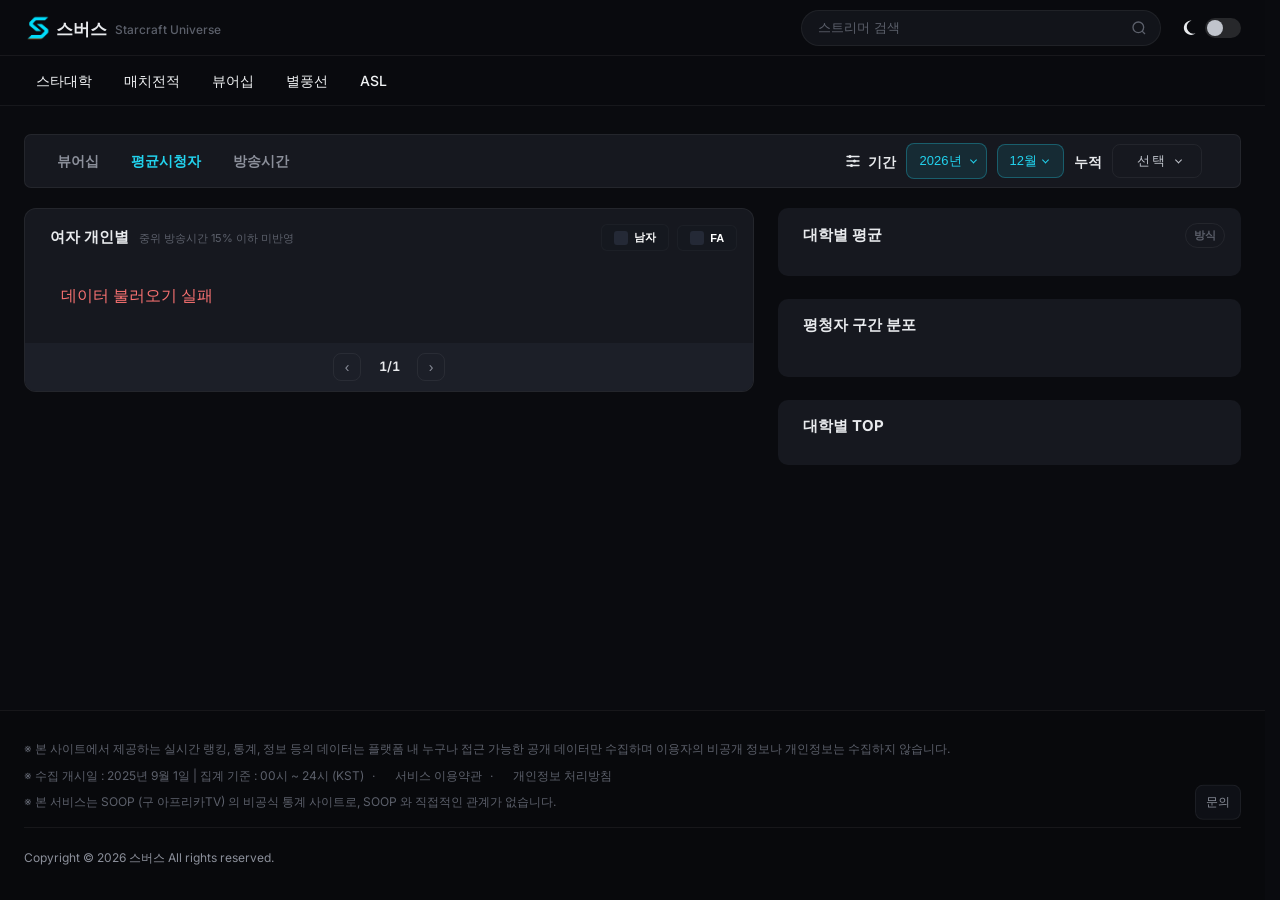
<file: avg.html>
<!DOCTYPE html>
<html lang="ko">
<head>
  <meta charset="UTF-8" />
  <meta name="viewport" content="width=device-width, initial-scale=1.0" />
  <title>평청자 랭킹 - 스버스</title>
  <link rel="preconnect" href="https://fonts.googleapis.com">
  <link rel="preconnect" href="https://fonts.gstatic.com" crossorigin>
  <link href="https://fonts.googleapis.com/css2?family=Inter:wght@400;500;600;700&display=swap" rel="stylesheet">
  <link rel="stylesheet" href="common.css">
  <link rel="stylesheet" href="period.css">
  <style>
    :root {
      --bg: #0a0b0f;
      --bg-elevated: #12141a;
      --bg-card: #16181f;
      --border: rgba(255, 255, 255, 0.06);
      --text: #e8eaed;
      --text-muted: #8b8f9a;
      --text-dim: #5c606b;
      --cyan: #22d3ee;
      --orange: #f59e0b;
      --header-h: 56px;
      --content-max: 1280px;
    }
    html { scrollbar-gutter: stable; }
    html.light {
      --cyan: #16325c;
      --bg: #f3f4f7;
      --bg-elevated: #ffffff;
      --bg-card: #ffffff;
      --border: rgba(15, 18, 24, 0.1);
      --text: #1a1d24;
      --text-muted: #5c606b;
      --text-dim: #8a8f99;
    }
    * { margin: 0; padding: 0; box-sizing: border-box; }
    body {
      font-family: 'Inter', -apple-system, BlinkMacSystemFont, 'Segoe UI', sans-serif;
      background: var(--bg); color: var(--text);
      min-height: 100vh; line-height: 1.5;
      display: flex; flex-direction: column;
    }
    .main {
      flex: 1; max-width: var(--content-max); width: 100%;
      margin: 0 auto; padding: 28px 24px 40px;
    }
    .page-title { font-size: 20px; font-weight: 700; margin-bottom: 12px; display: none; }

    /* elo 스타일 좌우 분할 및 메인 박스 레이아웃 */
    .rank-layout { display: flex; gap: 24px; align-items: flex-start; }
    .rank-left { width: 60%; flex-shrink: 0; }
    .rank-left .side-box { min-height: auto; height: auto; display: flex; flex-direction: column; }
    .rank-right { width: 40%; display: flex; flex-direction: column; gap: 23px; }

    .side-box {
      background: var(--bg-card); 
      border: none;
      border-radius: 10px;
      overflow: hidden;
    }
    .side-box-header {
      padding: 15px 16px 12px 16px; 
      border-bottom: none; 
      font-size: 15px; 
      font-weight: 700; 
      text-indent: 9px;
    }
    .side-box-body { padding: 8px 0; }

    /* elo 전용 1위 하이라이트 존 스타일 */
    .hero-ranker-zone {
      background: #08111a; border: 1px solid rgba(34,211,238,0.15);
      border-radius: 8px; padding: 12px 16px; display: flex; align-items: center;
      gap: 12px; margin: 0 16px 10px 16px; position: relative; cursor: pointer;
      transition: background 0.15s;
    }
    .hero-ranker-zone:hover { background: rgba(34,211,238,0.08); }
    .hero-ranker-zone.is-first::after {
      content: '1위'; position: absolute; top: -5px; left: -5px;
      background: var(--cyan); color: #000; font-size: 9px; font-weight: 900;
      padding: 2px 6px; border-radius: 4px;
    }
    .hero-avatar { width: 40px; height: 40px; border-radius: 50%; overflow: hidden; border: 1.5px solid var(--cyan); background: #1a1c24; flex-shrink: 0; }
    .hero-avatar img { width: 100%; height: 100%; object-fit: cover; display: block; }
    .hero-meta { display: flex; flex-direction: column; flex: 1; min-width: 0; }
    .hero-meta .p-name { font-size: 14px; font-weight: bold; white-space: nowrap; overflow: hidden; text-overflow: ellipsis; color: var(--text); }
    .hero-meta .c-name { font-size: 11px; color: var(--text-muted); margin-top: 2px; }
    .hero-val { font-size: 15px; font-weight: 800; color: var(--cyan); flex-shrink: 0; display: flex; flex-direction: row; align-items: center; gap: 10px; }

    /* 로딩 애니메이션 및 로딩 중 숨김 처리 */
    @keyframes eloSpin {
      to { transform: rotate(360deg); }
    }
    #eloLoading {
      display: flex;
      min-height: 280px;
      align-items: center;
      justify-content: center;
      flex-direction: column;
      gap: 14px;
      color: var(--text-dim);
      font-size: 14px;
    }
    #eloLoading .elo-spin {
      width: 28px;
      height: 28px;
      border: 2px solid var(--border);
      border-top-color: #22d3ee;
      border-radius: 50%;
      animation: eloSpin 0.8s linear infinite;
    }
    body.viewer-page-loading #rankArea {
      display: none !important;
    }
    .side-item {
      display: flex; align-items: center; justify-content: space-between;
      padding: 8px 16px; font-size: 13px;
    }
    .side-item-name { color: var(--text); font-weight: 500; }
    .side-item-value {
      color: var(--cyan); font-weight: 600; min-width: 100px;
      text-align: right; font-variant-numeric: tabular-nums;
    }
    .crew-row { cursor: pointer; transition: background 0.15s; }
    .crew-row:hover { background: rgba(34, 211, 238, 0.1); }
    .crew-detail { font-size: 12px; color: var(--text-dim); margin-left: 8px; }
    .crew-row:hover .crew-detail { color: #f59e0b; font-weight: 700; }

    /* elo 스타일 랭킹 리스트 (프로그레스 막대 바 포함) */
    .rank-list { 
      list-style: none; 
      display: flex; flex-direction: column; gap: 6px; padding: 0 16px 16px 16px; 
      min-height: auto;
    }
    .rank-item {
      display: flex; justify-content: space-between; align-items: center;
      padding: 8px 12px; border-radius: 8px; position: relative;
      overflow: hidden; background: #07080c; cursor: pointer;
      transition: background 0.15s;
      flex-wrap: nowrap; gap: 0; border-bottom: none;
    }
    .bar-bg {
      position: absolute; top: 0; left: 0; height: 100%;
      background: rgba(34, 211, 238, 0.03); z-index: 1; pointer-events: none;
    }
    .rank-item:hover { background: rgba(34, 211, 238, 0.08); }
    .rank-item.empty {
      min-height: 48px;
      pointer-events: none;
      background: transparent !important;
    }

    .unrank-note {
      position: absolute;
      left: 50%;
      top: 50%;
      transform: translate(-50%, -50%);
      font-size: 11px;
      color: #fff;
      font-weight: 400;
      white-space: nowrap;
      pointer-events: none;
      z-index: 3;
    }
    .rank-num {
      font-size: 12px; font-weight: bold; color: var(--text-muted); width: 18px; text-align: center; flex-shrink: 0; z-index: 2;
    }
    .rank-item.top-1 .rank-num { color: var(--orange); }
    .rank-item.top-2 .rank-num { color: #c0c0c0; }
    .rank-item.top-3 .rank-num { color: #cd7f32; }

    .avatar {
      width: 30px; height: 30px; border-radius: 50%; overflow: hidden;
      border: 1px solid var(--border); background: #1a1c24; flex-shrink: 0; z-index: 2;
    }
    .avatar img { width: 100%; height: 100%; object-fit: cover; display: block; }

    .rank-info { flex: 1; display: flex; align-items: center; gap: 10px; min-width: 0; z-index: 2; margin-left: 10px; }
    .rank-name-group { display: flex; flex-direction: column; min-width: 0; }
    .rank-name { font-size: 13px; font-weight: 600; color: var(--text); white-space: nowrap; overflow: hidden; text-overflow: ellipsis; }
    .rank-crew { font-size: 11px; color: var(--text-muted); margin-top: 1px; }

    .rank-stat {
      font-size: 13px; font-weight: 700; color: var(--cyan);
      flex-shrink: 0; text-align: right; z-index: 2;
      font-variant-numeric: tabular-nums;
    }

    /* elo 스타일 페이지네이션 */
    #listNav {
      display: flex; align-items: center; justify-content: center; gap: 10px; width: 100%;
      background: #1c1f28; border: none;
      border-radius: 0 0 10px 10px; padding: 10px 16px;
    }
    #listNav .page-btn {
      width: 28px; height: 28px; border-radius: 8px; border: 1px solid var(--border);
      background: transparent; color: var(--text-muted); cursor: pointer; font-size: 14px; line-height: 1;
    }
    #listNav .page-btn:hover:not(:disabled) {
      color: #67e8f9; border-color: rgba(34,211,238,0.35); background: rgba(34,211,238,0.1);
    }
    #listNav .page-btn:disabled { opacity: 0.3; cursor: default; }
    #pageInfo {
      min-width: 36px; text-align: center; font-variant-numeric: tabular-nums; font-size: 13px; color: var(--text); font-weight: 600;
    }

    /* 상세분석 구간 분포 스타일 */
    .row-v4 { display: flex; align-items: center; margin-bottom: 12px; gap: 12px; }
    .row-v4:last-of-type { margin-bottom: 0; }
    .lbl-v4 { width: 88px; flex-shrink: 0; color: #64748b; font-size: 12px; white-space: nowrap; }
    .val-v4 { width: 78px; flex-shrink: 0; text-align: right; font-size: 12px; font-weight: 700; font-variant-numeric: tabular-nums; }
    .cnt-v4 { color: #475569; font-size: 11px; font-weight: 400; }
    .track-v4 { flex: 1; height: 6px; background: #1e293b; border-radius: 2px; overflow: hidden; }
    .fill-v4 {
      height: 100%;
      background-image: linear-gradient(90deg, currentColor 4px, transparent 4px);
      background-size: 6px 100%;
    }
    .dist-median {
      position: relative;
      margin-top: 8px;
      padding-top: 12px;
      border-top: none;
      text-align: center;
      font-size: 12px;
      font-weight: 500;
      color: var(--text-dim);
      cursor: help;
    }
    .dist-median:hover::after {
      content: "구간분포에 FA는 제외됩니다";
      position: absolute;
      left: 50%;
      bottom: calc(100% + 8px);
      transform: translateX(-50%);
      white-space: nowrap;
      padding: 6px 10px;
      background: #16181f;
      border: 1px solid var(--border);
      border-radius: 8px;
      color: var(--text);
      font-size: 12px;
      font-weight: 400;
      z-index: 5;
    }

    .footer {
      margin-top: auto; border-top: 1px solid var(--border);
      background: #08090c; padding: 28px 0 32px;
      overflow: visible;
    }
    .footer-inner {
      max-width: var(--content-max); margin: 0 auto;
      padding: 0 24px;
      font-size: 12px; color: var(--text-dim); line-height: 1.7;
    }
    .footer-inner p { margin-bottom: 6px; }
    .footer-copyright {
      margin-top: 14px; padding-top: 20px;
      border-top: 1px solid var(--border); color: var(--text-muted);
    }
    .footer-doc {
      margin-left: 12px; color: inherit; font-weight: 400; text-decoration: none;
    }
    .footer-doc:hover { font-weight: 700; }
    .footer-dot { margin: 0 8px; }
    .footer-row { position: relative; display: block; padding-right: 88px; }
    .partner-wrap { position: absolute; right: 0; top: 50%; transform: translateY(-50%); margin-top: 0; }
    .partner-btn {
      display: inline-block; padding: 6px 10px; border: 1px solid var(--border);
      border-radius: 8px; background: #0e1016; color: var(--text-muted); font-size: 12px; cursor: pointer; list-style: none;
    }
    .partner-btn::-webkit-details-marker { display: none; }
    .partner-btn:hover { color: #22d3ee; border-color: rgba(34,211,238,0.35); }
    .partner-pop {
      display: none; position: absolute; right: 0; left: auto; bottom: calc(100% + 8px);
      width: 280px; padding: 14px 16px; background: #16181f; border: 1px solid var(--border);
      border-radius: 10px; color: var(--text); font-size: 13px; line-height: 1.7; z-index: 200;
    }
    .partner-wrap[open] .partner-pop { display: block; }
  </style>
</head>
<body class="avg-page-loading">
    <div id="site-top"></div>

  <main class="main">
    <h1 class="page-title">평청자 랭킹</h1>

    <!-- elo 스타일 상단 메뉴바 (좌측 뷰어십/평균시청자/방송시간, 우측 기간/누적) -->
    <div class="period-bar">
      <div class="period-tabs">
        <button type="button" class="period-box crew-tab" data-tab="viewer" onclick="location.href='viewer.html'">뷰어십</button>
        <button type="button" class="period-box crew-tab active" data-tab="avg" onclick="location.href='avg.html'">평균시청자</button>
        <button type="button" class="period-box crew-tab" data-tab="hours" onclick="location.href='hours.html'">방송시간</button>
      </div>
      <div class="period-right" style="display: flex; gap: 10px; margin-left: auto; align-items: center;">
        <div class="period-label">
          <span class="period-ico">
            <svg width="18" height="18" viewBox="0 0 24 24" fill="none" stroke="currentColor" stroke-width="1.8" stroke-linecap="round">
              <line x1="4" y1="6" x2="20" y2="6"></line>
              <circle cx="8" cy="6" r="2" fill="currentColor" stroke="none"></circle>
              <line x1="4" y1="12" x2="20" y2="12"></line>
              <circle cx="14" cy="12" r="2" fill="currentColor" stroke="none"></circle>
              <line x1="4" y1="18" x2="20" y2="18"></line>
              <circle cx="10" cy="18" r="2" fill="currentColor" stroke="none"></circle>
            </svg>
          </span>
          기간
        </div>
        <div class="period-month-wrap" id="yearWrap">
          <button type="button" class="period-box year-active" id="yearBtn">2026년</button>
          <div class="period-total-menu" id="yearMenu"></div>
        </div>
        <div class="period-month-wrap" id="monthWrap">
          <button type="button" class="period-box active" id="monthBtn">8월</button>
          <div class="period-total-menu" id="monthMenu"></div>
        </div>
        <div class="period-divider"></div>
        <div class="period-label">누적</div>
        <div class="period-total" id="totalWrap" style="margin-right: 18px;">
          <button type="button" class="period-box dim" id="totalBtn">선택</button>
          <div class="period-total-menu" id="totalMenu">
            <button type="button" data-range="3m">3개월</button>
            <button type="button" data-range="6m">6개월</button>
            <button type="button" data-range="12m">1년</button>
            <button type="button" data-range="last-year">작년</button>
            <button type="button" data-range="this-year">올해</button>
          </div>
        </div>
      </div>
    </div>

    <!-- elo 스타일 좌우 분할 랭킹 영역 -->
    <div class="rank-layout" id="rankArea" style="visibility:hidden;">
      <div class="rank-left">
        <div class="side-box">
          <div class="side-box-header" style="display:flex; align-items:center; justify-content:space-between; gap:10px;">
            <span id="rankTitle">
              여자 개인별
              <span style="font-size:11px; color:var(--text-dim); font-weight:400; margin-left:6px;">중위 방송시간 15% 이하 미반영</span>
            </span>
            <div class="filter-combination-row" id="faToggleLabel">
              <button type="button" class="combo1-btn" id="menFilterBtn">
                <span class="icon-box"></span>
                <span>남자</span>
              </button>
              <button type="button" class="combo1-btn" id="faFilterBtn">
                <span class="icon-box"></span>
                <span>FA</span>
              </button>
            </div>
          </div>
          
          <div id="heroSlot"></div>
          <ul class="rank-list" id="rankList"></ul>

          <div id="listNav">
            <button type="button" class="page-btn" id="prevPage" aria-label="이전">‹</button>
            <span id="pageInfo">1/1</span>
            <button type="button" class="page-btn" id="nextPage" aria-label="다음">›</button>
          </div>
          <button type="button" id="clearCrewBottomBtn" style="display:none; width:100%; padding:14px; background:#1c1f28; border:1px solid rgba(255,255,255,0.06); border-top:none; border-radius:0 0 14px 14px; color:#22d3ee; font-size:14px; font-weight:500; cursor:pointer;">개인별 전체보기</button>
        </div>
      </div>

      <div class="rank-right">
        <div class="side-box">
          <div class="side-box-header" style="display:flex; align-items:center; justify-content:space-between; position:relative;">
            <span>대학별 평균</span>
            <button type="button" id="crewAvgDetailBtn"
              style="border:1px solid var(--border); background:transparent; color:var(--text-dim); font-size:11px; cursor:pointer; font-weight:600; padding:4px 8px; border-radius:999px;"
              onmouseover="this.style.color='#22d3ee'; this.style.borderColor='rgba(34,211,238,0.35)'; this.style.background='rgba(34,211,238,0.1)'"
              onmouseout="this.style.color='var(--text-dim)'; this.style.borderColor='var(--border)'; this.style.background='transparent'"
            >방식</button>
            <div id="avgMethodPop" style="display:none; position:absolute; right:12px; top:36px; z-index:20; width:260px; padding:12px 14px; background:var(--bg-card); border:1px solid var(--border); border-radius:10px; font-size:12px; color:var(--text-muted); line-height:1.55; font-weight:400;">남자의 데이터를 제공하지만 투트랙을 하는 수장이나 남자크루원 및 메프를 뛰는 교수들등 정확한 평균지표를 구분하기 전까지 '대학별' 평균과 '구간 분포'의 경우에는 남자 스트리머는 제외합니다. 
</div>
          </div>
          <div class="side-box-body" id="crewAvgList"></div>
        </div>

        <div class="side-box">
          <div class="side-box-header">평청자 구간 분포</div>
          <div id="starChartBars" style="padding:12px 16px 16px;"></div>
        </div>

        <div class="side-box">
          <div class="side-box-header">대학별 TOP</div>
          <div class="side-box-body" id="crewCountList"></div>
        </div>
      </div>
    </div>
  </main>
  
  <div id="site-bottom"></div>

  <script>
    const DATA_CSV = "https://docs.google.com/spreadsheets/d/1eYeyvdrd07PUmLAUeEXocF2N7wGRsGODqiul9YquAcY/export?format=csv&gid=1588738461";
    const ROSTER_CSV = "https://docs.google.com/spreadsheets/d/1eYeyvdrd07PUmLAUeEXocF2N7wGRsGODqiul9YquAcY/export?format=csv&gid=0";
    const CREW_LOGO = {
      "바스포드": "logo/basford_em.webp",
      "BGM": "logo/bgm_em.webp",
      "흑카데미": "logo/black_em.webp",
      "보신대": "logo/bsu_em.webp",
      "씨나인": "logo/c9_em.webp",
      "캄몬스타즈": "logo/calm_em.webp",
      "츠캄몬스타즈,츠캄": "logo/calm_em.webp",
      "츠캄": "logo/calm_em.webp",
      "DM": "logo/dm_em.webp",
      "드림즈": "logo/dreams_em.webp",
      "드림": "logo/dreams_em.webp",
      "더블비": "logo/dubbleb_em.webp",
      "거성대": "logo/gsu_em.webp",
      "HM": "logo/hm_em.webp",
      "JSA": "logo/jsa_em.webp",
      "정선대": "logo/ju_em.webp",
      "케이대": "logo/ku_em.webp",
      "엠비대": "logo/mbu_em.webp",
      "뉴캣슬": "logo/newcat_em.webp",
      "NSU": "logo/nsu_em.webp",
      "늪지대": "logo/nzu_em.webp",
      "섭이대": "logo/siu_em.webp",
      "철와대": "logo/su_em.webp",
      "우끼끼즈": "logo/ukks_em.webp",
      "MSG": "logo/msg_em.webp",
      "와플대": "logo/waffleu_em.webp",
      "씨나인1": "logo/c91_em.webp",
      "YB": "logo/yb_em.webp",
      "염석대": "logo/yuam_em.webp",
      "학버드": "logo/hak_em.webp",
      "철기중대": "logo/chulgi_em.webp",
      "패션스타": "logo/fstar_em.webp",
      "나사": "logo/nasa_em.webp",
      "ASG": "logo/asg_em.webp",
      "김성여대": "logo/kim_em.webp",
      "캄성여대": "logo/cswu_em.webp",
      "수술대": "logo/ssu_em.webp",
      "신세계": "logo/ssg_em.webp",
      "뽀인구단": "logo/bboin_em.webp",
      "장독대": "logo/jdu_em.webp",
      "이노대": "logo/ino_em.webp", 
      "거사대": "logo/gsu_em.webp", 
      "ASG": "logo/asg_em.webp",
      "방치클럽": "logo/bangchi_em.webp",
      "복덕방": "logo/bdb_em.webp",
      "CP": "logo/cp_em.webp",
      "DP": "logo/dp_em.webp",
      "묵섭대": "logo/mook_em.webp",
      "광수대": "logo/gwangsu_em.webp",
      "캄브릿지": "logo/calmb_em.webp",
      "마종대": "logo/majong_em.webp",
      "TPZ": "logo/tpz_em.webp",
      "범진대": "logo/bj_em.webp",
      "파이스트": "logo/pist_em.webp",
      "미다스공대": "logo/midas2_em.webp",
      "MGS": "logo/mgs_em.webp",
      "라저대": "logo/rthat_em.webp",
      "아마대": "logo/ama_em.webp",
      "츠나대": "logo/tsuna_em.webp",
      "무창클럽": "logo/moo_em.webp",
      "카사대": "logo/casa_em.webp",
      "철거반": "logo/cgb_em.webp",
      "노가다대": "logo/nogada_em.webp",
      "마싯대": "logo/masit_em.webp",
      "점단기": "logo/casa_em.webp",
      "점문예대": "logo/jm_em.webp",
      "라이트클럽": "logo/lightclub_em.webp",
      "고대": "logo/go_em.webp",
      "친박연대": "logo/chinpark_em.webp",
      "철기대": "logo/cgd_em.webp",
      "석사관학교": "logo/seoksa_em.webp",
      "할없녀": "logo/halgirl_em.webp",
      "무친대": "logo/mcu_em.webp",
      "소림사": "logo/sorimsa_em.webp"
    };
    
    const CREW_LOGO_SIZE = {};
    function crewLogo(name) {
      if (!name) return "";
      var n = String(name).replace(/\s+/g, "").trim();
      if (n === "츠캄몬스타즈" || n === "츠캄" || n === "캄몬" || n === "츠캄몬") n = "캄몬스타즈";
      if (CREW_LOGO[n]) return CREW_LOGO[n];
      if (CREW_LOGO[name]) return CREW_LOGO[name];
      const key = Object.keys(CREW_LOGO).find(k => k.toLowerCase() === n.toLowerCase());
      return key ? CREW_LOGO[key] : "";
    }
    
    function formatAvgView(n) {
      if (!n || n <= 0) return "-";
      return n.toLocaleString() + ' <span style="font-size:70%; opacity:0.7;">명</span>';
    }
    
    function parseAirtime(text) {
      const t = (text || "").replace(/"/g, "").replace(/,/g, "").trim();
      if (!t) return 0;
      if (t.indexOf("시간") >= 0) {
        const h = t.match(/(\d+)\s*시간/);
        const m = t.match(/(\d+)\s*분/);
        return (h ? parseInt(h[1], 10) : 0) * 60 + (m ? parseInt(m[1], 10) : 0);
      }
      return parseInt(t.replace(/[^0-9]/g, ""), 10) || 0;
    }

    async function loadData() {
      const eloLoading = document.getElementById("eloLoading");
      const rankArea = document.getElementById("rankArea");
      document.body.classList.add("viewer-page-loading");
      if (eloLoading) eloLoading.style.display = "flex";
      if (rankArea) rankArea.style.display = "none";

      try {
        const rosterRes = await fetch(ROSTER_CSV);
        const rosterText = await rosterRes.text();
        const rosterLines = rosterText.split("\n").map(l => l.trim()).filter(l => l);
        const rosterMap = {};
        for (let i = 1; i < rosterLines.length; i++) {
          const cols = rosterLines[i].match(/(?:[^",]+|"[^"]*")+/g) || [];
          const cleanCols = cols.map(c => c.replace(/^"|"$/g, "").trim());
          const id = (cleanCols[0] || "").trim();
          const name = (cleanCols[1] || "").trim();
          const aliases = (cleanCols[2] || "").split(",").map(function (x) { return x.trim(); }).filter(function (x) { return x; });
          const crew = (cleanCols[4] || "").trim() || "FA";
          if (name) {
            const info = { id: id, crew: crew, gender: (cleanCols[5] || "").trim() };
            rosterMap[name] = info;
            rosterMap[name.replace(/[^가-힣a-zA-Z0-9]/g, "")] = info;
            aliases.forEach(function (al) {
              rosterMap[al] = info;
              rosterMap[al.replace(/[^가-힣a-zA-Z0-9]/g, "")] = info;
            });
          }
        }
        
        const dataRes = await fetch(DATA_CSV);
        const dataText = await dataRes.text();
        const lines = dataText.split("\n").map(l => l.trim()).filter(l => l);
        let result = [];
        const liveResult = [];
        var _now = new Date();
        var liveYm = _now.getFullYear() * 100 + (_now.getMonth() + 1);
        function rowYm(s) {
          var m = String(s || "").match(/(\d{2,4})\D+(\d{1,2})/);
          if (!m) return 0;
          var y = parseInt(m[1], 10);
          if (y < 100) y += 2000;
          return y * 100 + parseInt(m[2], 10);
        }
        for (let di = 1; di < lines.length; di++) {
          const cols = (function (line) {
            var out = [], cur = "", q = false;
            for (var i = 0; i < line.length; i++) {
              var ch = line[i];
              if (q) {
                if (ch === '"' && line[i + 1] === '"') { cur += '"'; i++; }
                else if (ch === '"') q = false;
                else cur += ch;
              } else if (ch === '"') q = true;
              else if (ch === ",") { out.push(cur); cur = ""; }
              else cur += ch;
            }
            out.push(cur);
            return out;
          })(lines[di]);
          const c = cols.map(function (x) { return x.replace(/^"|"$/g, "").trim(); });
          const name = (c[1] || "").trim();
          if (!name || name === "닉네임") continue;
          var ym = rowYm(c[0]);
          var hit = typeof window.periodHit !== "function" || window.periodHit(c[0]);
          if (!hit && ym !== liveYm) continue;
          const avgView = parseInt(String(c[4] || "").replace(/[^0-9]/g, ""), 10) || 0;
          const airMinutes = parseAirtime(c[6]);
          const cleanName = name.replace(/[^가-힣a-zA-Z0-9]/g, "");
          const info = rosterMap[name] || rosterMap[cleanName] || { id: "", crew: "FA" };
          const sheetCrew = (c[9] || "").trim();
          if (sheetCrew) info.crew = sheetCrew;
          result.push({
            name: name,
            crew: info.crew,
            id: info.id,
            gender: info.gender || "",
            date: (c[0] || ""),
            avgView: avgView,
            avgViewText: String(avgView),
            airMinutes: airMinutes
          });
        }
        
        var monthRows = result.slice();
        var merged = {};
        result.forEach(function (item) {
          var k = item.name;
          if (!merged[k]) merged[k] = item;
          else {
            merged[k].avgView += item.avgView || 0;
            merged[k].airMinutes += item.airMinutes || 0;
          }
        });
        result = Object.keys(merged).map(function (k) {
          var it = merged[k];
          it.avgViewText = String(it.avgView);
          return it;
        });
        
        var airSorted = result.map(function (item) { return item.airMinutes || 0; }).filter(function (v) { return v > 0; }).sort(function (a, b) { return a - b; });
        var midAir = 0;
        if (airSorted.length) {
          var mid = Math.floor(airSorted.length / 2);
          midAir = airSorted.length % 2 === 0
            ? Math.round((airSorted[mid - 1] + airSorted[mid]) / 2)
            : airSorted[mid];
        }
        var minAir = midAir * 0.15;
        result.forEach(function (item) {
          item.unranked = item.airMinutes < minAir;
        });
        result.sort((a, b) => b.avgView - a.avgView);
        
        var liveMerged = {};
        liveResult.forEach(function (item) {
          var k = item.id || item.name;
          if (!liveMerged[k]) liveMerged[k] = item;
          else {
            liveMerged[k].star = (liveMerged[k].star || 0) + (item.star || 0);
            liveMerged[k].viewership = (liveMerged[k].viewership || 0) + (item.viewership || 0);
            liveMerged[k].avgView = (liveMerged[k].avgView || 0) + (item.avgView || 0);
            liveMerged[k].airMinutes = (liveMerged[k].airMinutes || 0) + (item.airMinutes || 0);
          }
        });
        var liveData = Object.keys(liveMerged).map(function (k) { return liveMerged[k]; });
        const originalData = result;
        var hasMetric = originalData.some(function (it) {
          return (it.viewership || it.avgView || it.star || it.airMinutes || 0) > 0;
        });
        var crewSource = hasMetric ? originalData : liveData;
        let showFa = false;
        let showMen = false;
        let selectedCrew = window.keepCrew || null;
        let listPage = 0;
        const PAGE_SIZE = 25;

        function getFilteredData() {
          let data = originalData.slice();
          if (!showFa) data = data.filter(item => item.crew !== "FA");
          if (!showMen) data = data.filter(item => (item.gender || "")[0] !== "남");
          if (selectedCrew) data = data.filter(item => item.crew === selectedCrew);
          data.sort(function (a, b) {
            if (a.unranked !== b.unranked) return a.unranked ? 1 : -1;
            return b.avgView - a.avgView;
          });
          return data;
        }

        function renderCrewAvg() {
          var p = window.getPeriod && window.getPeriod();
          var divN = 1;
          if (p && p.range === "3m") divN = 3;
          else if (p && p.range === "6m") divN = 6;
          else if (p && p.range === "12m") divN = 12;
          else if (p && p.range === "this-year") divN = new Date().getMonth() + 1;
          else if (p && p.range === "last-year") divN = 12;
          var by = {};
          (typeof monthRows !== "undefined" ? monthRows : originalData).forEach(function (item) {
            if (item.unranked) return;
            if (item.crew === "FA" || !item.crew) return;
            if ((item.gender || "")[0] !== "여") return;
            if (!item.avgView || item.avgView <= 0) return;
            var crew = item.crew;
            if (divN > 1) {
              if (crew === "츠캄몬스타즈" || crew === "츠캄" || crew === "캄몬" || crew === "츠캄 몬스타즈") crew = "캄몬스타즈";
              if (crew === "드림") crew = "드림즈";
            }
            var ym = item.date || "";
            var k = crew + "\t" + ym;
            if (!by[k]) by[k] = { crew: crew, total: 0, count: 0 };
            by[k].total += item.avgView;
            by[k].count += 1;
          });
          var crewSum = {};
          Object.keys(by).forEach(function (k) {
            var x = by[k];
            if (!crewSum[x.crew]) crewSum[x.crew] = { sum: 0, count: 0, months: 0 };
            crewSum[x.crew].sum += x.total / x.count;
            crewSum[x.crew].count = x.count;
            crewSum[x.crew].months += 1;
          });
          const avgList = Object.keys(crewSum).map(function (name) {
            return { name: name, avg: Math.round(crewSum[name].sum / (crewSum[name].months || 1)), count: crewSum[name].count || 0 };
          })
            .sort((a, b) => b.avg - a.avg);
          const box = document.getElementById("crewAvgList");
          if (!box) return;
          box.innerHTML = "";
          avgList.forEach((item, index) => {
            const rank = index + 1;
            let rankColor = "var(--text-dim)";
            if (rank === 1) rankColor = "#f59e0b";
            else if (rank === 2) rankColor = "#a78bfa";
            else if (rank === 3) rankColor = "#34d399";
            const div = document.createElement("div");
            div.className = "side-item crew-row";
            div.innerHTML = `
              <div style="display:flex; align-items:center; gap:8px; min-width:0;">
                <span style="width:18px; color:${rankColor}; font-size:12px; font-weight:700;">${rank}</span>
                <span class="side-item-name" style="display:inline-flex; align-items:center;">
                  <span style="width:22px;height:22px;display:inline-flex;align-items:center;justify-content:center;flex-shrink:0;margin-right:6px;">
                    <img src="${crewLogo(item.name)}" alt="" style="max-width:${CREW_LOGO_SIZE[item.name] || 24}px;max-height:${CREW_LOGO_SIZE[item.name] || 24}px;object-fit:contain;" onerror="this.style.display='none'">
                  </span>
                  ${item.name}
                </span>
                <span style="font-size:11px; color:var(--text-dim);">${divN === 1 && item.count ? item.count + "명" : ""}</span>
              </div>
              <div style="display:flex; align-items:center;">
                <span class="side-item-value">${formatAvgView(item.avg)}</span>
                <span class="crew-detail">상세</span>
              </div>`;
            div.addEventListener("click", () => {
              selectedCrew = item.name; window.keepCrew = item.name;
              const title = document.getElementById("rankTitle");
              if (title) title.textContent = item.name;
              const bottomBtn = document.getElementById("clearCrewBottomBtn");
              if (bottomBtn) bottomBtn.style.display = "block";
              const moreBtn = document.getElementById("moreBtn");
              if (moreBtn) moreBtn.style.borderRadius = "0";
              const crewBox = document.getElementById("crewCountList");
              if (crewBox && crewBox.parentElement) crewBox.parentElement.style.display = "none";
              const faWrap = document.getElementById("faToggleLabel");
              if (faWrap) faWrap.style.display = "none";
              resetAndRender();
              window.scrollTo({ top: 0, behavior: "smooth" });
            });
            box.appendChild(div);
          });
        }

        function renderCrewCount() {
          const crewMap = {};
          originalData.forEach(item => {
            if (item.unranked) return;
            if (item.crew === "FA" || !item.crew) return;
            if ((item.gender || "")[0] !== "여") return;
            if (!item.avgView || item.avgView <= 0) return;
            if (!crewMap[item.crew]) crewMap[item.crew] = { topId: "", topName: "", topVal: -1 };
            if (item.avgView > crewMap[item.crew].topVal) {
              crewMap[item.crew].topVal = item.avgView;
              crewMap[item.crew].topId = item.id || "";
              crewMap[item.crew].topName = item.name || "";
            }
          });
          const list = Object.entries(crewMap)
            .map(([name, data]) => ({ crew: name, topId: data.topId, topName: data.topName, topVal: data.topVal }))
            .sort((a, b) => b.topVal - a.topVal);
          const box = document.getElementById("crewCountList");
          if (!box) return;
          box.innerHTML = "";
          list.forEach((item, index) => {
            const rank = index + 1;
            let rankColor = "var(--text-dim)";
            if (rank === 1) rankColor = "#f59e0b";
            else if (rank === 2) rankColor = "#a78bfa";
            else if (rank === 3) rankColor = "#34d399";
            const imgUrl = item.topId
              ? `https://stimg.sooplive.com/LOGO/${item.topId.substring(0,2).toLowerCase()}/${item.topId}/${item.topId}.jpg`
              : "";
            const div = document.createElement("div");
            div.className = "side-item";
            div.innerHTML = `
              <div style="display:flex; align-items:center; gap:8px; min-width:0;">
                <span style="width:18px; color:${rankColor}; font-size:12px; font-weight:700;">${rank}</span>
                <div class="avatar" style="width:24px; height:24px;">
                  <img src="${imgUrl}" alt="" onerror="this.style.display='none'">
                </div>
                <span class="side-item-name" style="overflow:hidden; text-overflow:ellipsis; white-space:nowrap;">${item.topName}</span>
                <span style="font-size:11px; color:var(--text-dim);">${item.crew}</span>
              </div>
              <span class="side-item-value">${formatAvgView(item.topVal)}</span>`;
            box.appendChild(div);
          });
        }

        function renderStarChart() {
          const ranges = [
            { label: "500명 이상", min: 500, max: Infinity, color: "#22d3ee" },
            { label: "300명 이상", min: 300, max: 499, color: "#a78bfa" },
            { label: "200명 이상", min: 200, max: 299, color: "#f472b6" },
            { label: "170명 이상", min: 170, max: 199, color: "#fb923c" },
            { label: "130명 이상", min: 130, max: 169, color: "#fbbf24" },
            { label: "100명 이상", min: 100, max: 129, color: "#34d399" },
            { label: "70명 이상", min: 70, max: 99, color: "#2dd4bf" },
            { label: "40명 이상", min: 40, max: 69, color: "#818cf8" },
            { label: "40명 미만", min: 0, max: 39, color: "#64748b" }
          ];
          var p = window.getPeriod && window.getPeriod();
          var divN = 1;
          if (p && p.range === "3m") divN = 3;
          else if (p && p.range === "6m") divN = 6;
          else if (p && p.range === "12m") divN = 12;
          else if (p && p.range === "this-year") divN = new Date().getMonth() + 1;
          else if (p && p.range === "last-year") divN = 12;
          const data = originalData.filter(item => item.crew !== "FA" && item.avgView > 0 && (item.gender || "")[0] === "여").map(function (item) {
            return { avgView: Math.round((item.avgView || 0) / divN) };
          }).filter(function (item) { return item.avgView > 0; });

          const counts = ranges.map(r => ({
            ...r,
            count: data.filter(item => item.avgView >= r.min && item.avgView <= r.max).length
          })).filter(r => r.count > 0);
          const total = counts.reduce((sum, r) => sum + r.count, 0);
          if (total === 0) return;
          const maxCount = Math.max(...counts.map(r => r.count));
          const box = document.getElementById("starChartBars");
          if (!box) return;
          const sorted = data.map(item => item.avgView).sort((a, b) => a - b);
          let median = 0;
          if (sorted.length > 0) {
            const mid = Math.floor(sorted.length / 2);
            median = sorted.length % 2 === 0
              ? Math.round((sorted[mid - 1] + sorted[mid]) / 2)
              : sorted[mid];
          }
          box.innerHTML = counts.map(r => {
            const pct = Math.round((r.count / total) * 100);
            const widthPct = Math.round((r.count / maxCount) * 100);
            return '<div class="row-v4">' +
              '<div class="lbl-v4">' + r.label + '</div>' +
              '<div class="track-v4"><div class="fill-v4" style="width:' + widthPct + '%;color:' + r.color + ';"></div></div>' +
              '<div class="val-v4" style="color:' + r.color + ';"><span class="pct-v4">' + pct + '%</span><span class="cnt-v4">(' + r.count + '명)</span></div></div>';
          }).join("") + '<div class="dist-median">중위값 ' + median.toLocaleString() + '명</div>';
        }

        function renderMore() {
          const heroBox = document.getElementById("heroSlot");
          const list = document.getElementById("rankList");
          if (heroBox) heroBox.innerHTML = "";

          const data = getFilteredData();
          const maxPage = Math.max(1, Math.ceil(data.length / PAGE_SIZE));
          if (listPage > maxPage - 1) listPage = maxPage - 1;
          if (listPage < 0) listPage = 0;
          const start = listPage * PAGE_SIZE;
          const pageRows = data.slice(start, start + PAGE_SIZE);

          const absoluteMaxVal = (data.length > 0) ? data[0].avgView : 1;
          list.innerHTML = "";

          if (!hasMetric || !data.length) {
            list.innerHTML = '<li style="padding:28px 16px;color:var(--text-muted);text-align:center;">데이터가 없습니다</li>';
            var navEmpty = document.getElementById("listNav");
            if (navEmpty) navEmpty.style.display = "none";
            return;
          }

          // 1페이지일 때 1위를 독립 hero 박스로 분리 표시
          if (listPage === 0 && pageRows.length > 0 && heroBox) {
            const hero = pageRows[0];
            const hImg = hero.id ? `https://stimg.sooplive.com/LOGO/${hero.id.substring(0,2).toLowerCase()}/${hero.id}/${hero.id}.jpg` : "";
            heroBox.innerHTML = `
              <div class="hero-ranker-zone is-first" onclick="if('${hero.id}') location.href='profile.html?id=${encodeURIComponent(hero.id)}'">
                <div class="hero-avatar"><img src="${hImg}" onerror="this.style.display='none'"></div>
                <div class="hero-meta">
                  <span class="p-name">${hero.name}</span>
                  <span class="c-name">${hero.crew || "FA"}</span>
                </div>
                <div class="hero-val">
                  <span>${formatAvgView(hero.avgView)}</span>
                </div>
              </div>
            `;
          }

          const listRows = listPage === 0 ? pageRows.slice(1) : pageRows;
          listRows.forEach((item, index) => {
            const rank = start + (listPage === 0 ? index + 2 : index + 1);
            const imgUrl = item.id
              ? `https://stimg.sooplive.com/LOGO/${item.id.substring(0,2).toLowerCase()}/${item.id}/${item.id}.jpg`
              : "";
            const li = document.createElement("li");
            li.className = "rank-item" + (rank === 1 ? " top-1" : rank === 2 ? " top-2" : rank === 3 ? " top-3" : "");
            
            const valNum = item.avgView || 0;
            const percent = Math.max(8, Math.min(100, Math.round((valNum / absoluteMaxVal) * 100)));

            li.innerHTML = `
              <div class="bar-bg" style="width: ${percent}%;"></div>
              <span class="rank-num">${item.unranked ? "-" : rank}</span>
              <div class="avatar"><img src="${imgUrl}" alt="" onerror="this.style.display='none'"></div>
              <div class="rank-info">
                <div class="rank-name-group">
                  <div class="rank-name">${item.name}</div>
                  <div class="rank-crew">${item.crew}</div>
                </div>
              </div>
              <div class="rank-stat">${formatAvgView(item.avgView)}</div>
              ${item.unranked ? '<span class="unrank-note">방송시간 미충족으로 미반영</span>' : ""}`;
            list.appendChild(li);
          });

          var nav = document.getElementById("listNav");
          if (selectedCrew || data.length <= PAGE_SIZE) {
            if (nav) nav.style.display = "none";
          } else {
            if (nav) nav.style.display = "flex";
            var emptyCount = PAGE_SIZE - pageRows.length;
            for (var e = 0; e < emptyCount; e++) {
              var empty = document.createElement("li");
              empty.className = "rank-item empty";
              empty.innerHTML = '<span class="rank-num"></span><div class="avatar" style="border-color:transparent;background:transparent;"></div><div class="rank-info"></div><div class="rank-stat"></div>';
              list.appendChild(empty);
            }
            const info = document.getElementById("pageInfo");
            const prevBtn = document.getElementById("prevPage");
            const nextBtn = document.getElementById("nextPage");
            if (info) info.textContent = (listPage + 1) + "/" + maxPage;
            if (prevBtn) prevBtn.disabled = listPage <= 0;
            if (nextBtn) nextBtn.disabled = listPage >= maxPage - 1;
          }
        }

        window.clearCrewFilter = function() {
          selectedCrew = null; window.keepCrew = null;
          const title = document.getElementById("rankTitle");
          if (title) title.innerHTML = '여자 개인별 <span style="font-size:11px; color:var(--text-dim); font-weight:400; margin-left:6px;">중위 방송시간 15% 이하 미반영</span>';
          const bottomBtn = document.getElementById("clearCrewBottomBtn");
          if (bottomBtn) bottomBtn.style.display = "none";
          const moreBtn = document.getElementById("moreBtn");
          if (moreBtn) moreBtn.style.borderRadius = "0 0 14px 14px";
          const crewBox = document.getElementById("crewCountList");
          if (crewBox && crewBox.parentElement) crewBox.parentElement.style.display = "";
          const faWrap = document.getElementById("faToggleLabel");
          if (faWrap) faWrap.style.display = "flex";
          resetAndRender();
        };

        function resetAndRender() {
          listPage = 0;
          document.getElementById("rankList").innerHTML = "";
          renderMore();
          renderCrewAvg();
          renderStarChart();
          renderCrewCount();
        }

        resetAndRender();
        document.getElementById("rankArea").style.visibility = "visible";

        const prevBtn = document.getElementById("prevPage");
        const nextBtn = document.getElementById("nextPage");
        function goListTop() {
          var el = document.getElementById("rankTitle") || document.getElementById("rankArea");
          if (!el) return;
          var y = el.getBoundingClientRect().top + window.scrollY - 120;
          window.scrollTo({ top: Math.max(0, y), behavior: "smooth" });
        }
        if (prevBtn) prevBtn.addEventListener("click", function () {
          if (listPage > 0) { listPage--; renderMore(); goListTop(); }
        });
        if (nextBtn) nextBtn.addEventListener("click", function () {
          listPage++;
          renderMore();
          goListTop();
        });
        const clearCrewBottomBtn = document.getElementById("clearCrewBottomBtn");
        if (clearCrewBottomBtn) clearCrewBottomBtn.addEventListener("click", clearCrewFilter);

        const crewAvgDetailBtn = document.getElementById("crewAvgDetailBtn");
        if (crewAvgDetailBtn) {
          crewAvgDetailBtn.addEventListener("click", () => {
            var pop = document.getElementById("avgMethodPop");
            if (pop) pop.style.display = pop.style.display === "block" ? "none" : "block";
            var head = crewAvgDetailBtn.parentElement;
            if (head && !head.getAttribute("data-avg-leave")) {
              head.setAttribute("data-avg-leave", "1");
              head.addEventListener("mouseleave", function () {
                if (pop) pop.style.display = "none";
              });
            }
          });
        }

        document.querySelectorAll(".period-months .period-box").forEach(btn => {
          btn.addEventListener("click", () => {
            document.querySelectorAll(".period-months .period-box").forEach(b => b.classList.remove("active"));
            btn.classList.add("active");
          });
        });
        document.querySelectorAll(".period-range .period-box").forEach(btn => {
          btn.addEventListener("click", () => {
            document.querySelectorAll(".period-range .period-box").forEach(b => b.classList.remove("active"));
            btn.classList.add("active");
          });
        });

        var menBtn = document.getElementById("menFilterBtn");
        var faBtn = document.getElementById("faFilterBtn");
        if (menBtn) {
          menBtn.classList.toggle("active", showMen);
          menBtn.addEventListener("click", function () {
            showMen = !showMen;
            menBtn.classList.toggle("active", showMen);
            resetAndRender();
          });
        }
        if (faBtn) {
          faBtn.classList.toggle("active", showFa);
          faBtn.addEventListener("click", function () {
            showFa = !showFa;
            faBtn.classList.toggle("active", showFa);
            resetAndRender();
          });
        }
      } catch (err) {
        document.getElementById("rankList").innerHTML = "<li style='padding:20px;color:#f87171;'>데이터 불러오기 실패</li>";
        console.error(err);
      } finally {
        document.body.classList.remove("viewer-page-loading");
        const eloLoading = document.getElementById("eloLoading");
        const rankArea = document.getElementById("rankArea");
        if (eloLoading) eloLoading.style.display = "none";
        if (rankArea) {
          rankArea.style.display = "flex";
          rankArea.style.visibility = "visible";
        }
      }
    }
    window.onPeriodChange = function () { loadData(); };
    loadData();
  </script>
  <script src="common.js"></script>
  <script src="period.js"></script>
</body>
</html>
</file>
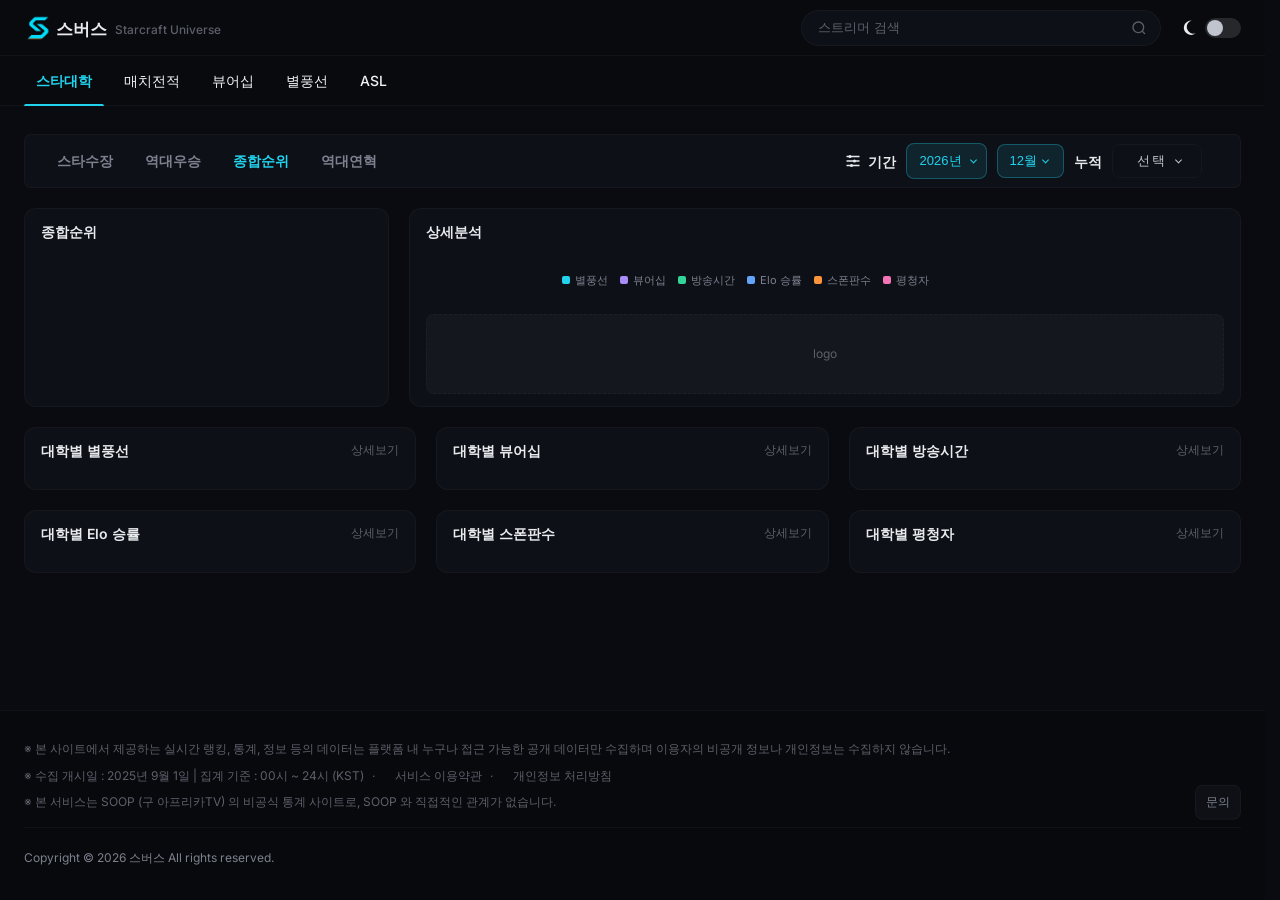
<file: crew.html>
<!DOCTYPE html>
<html lang="ko">
<head>
  <meta charset="UTF-8" />
  <meta name="viewport" content="width=device-width, initial-scale=1.0" />
  <title>스타크루 - 스버스</title>
  <link rel="preconnect" href="https://fonts.googleapis.com">
  <link rel="preconnect" href="https://fonts.gstatic.com" crossorigin>
  <link href="https://fonts.googleapis.com/css2?family=Inter:wght@400;500;600;700&display=swap" rel="stylesheet">
  <link rel="stylesheet" href="common.css">
  <link rel="stylesheet" href="period.css">
  <style>
    :root {
      --bg: #0a0b10;
      --bg-elevated: #0e1017;
      --bg-panel: #0e1017;
      --bg-card: #0e1017;
      --border: rgba(255, 255, 255, 0.035);
      --text: #e8eaed;
      --text-muted: #7c818e;
      --text-dim: #5c606b;
      --cyan: #22d3ee;
      --orange: #f59e0b;
      --purple: #a78bfa;
      --green: #34d399;
      --radius: 12px;
      --header-h: 56px;
      --content-max: 1280px;
    }
    html { scrollbar-gutter: stable; }
    html.light {
      --cyan: #16325c;
      --bg: #f3f4f7;
      --bg-elevated: #ffffff;
      --bg-card: #ffffff;
      --border: rgba(15, 18, 24, 0.1);
      --text: #1a1d24;
      --text-muted: #5c606b;
      --text-dim: #8a8f99;
    }
    html.light .header,
    html.light .sub-nav {
      background: rgba(243, 244, 247, 0.9);
    }
    html.light .footer { background: #eceef2; }
    html.light .search-drop,
    html.light .partner-pop { background: #ffffff; }
    html.light .fa-switch-slider { background: rgba(0,0,0,0.18); }
    .theme-icon {
      display: flex;
      align-items: center;
      justify-content: center;
      width: 22px;
      height: 22px;
      color: var(--text);
      flex-shrink: 0;
    }
    .theme-icon svg { width: 20px; height: 20px; display: block; }
    .theme-sun { display: none !important; }
    .theme-moon { display: block !important; }
    html.light .theme-moon { display: none !important; }
    html.light .theme-sun { display: block !important; }
    .fa-switch-wrap {
      display: flex; align-items: center; gap: 6px;
      cursor: pointer; flex-shrink: 0; user-select: none;
    }
    .fa-switch-input { display: none; }
    .fa-switch-slider {
      width: 36px; height: 20px; background: rgba(255,255,255,0.12);
      border-radius: 999px; position: relative;
    }
    .fa-switch-slider::before {
      content: ""; position: absolute; top: 2px; left: 2px;
      width: 16px; height: 16px; background: #c0c4cc; border-radius: 50%;
      transition: transform 0.15s, background 0.15s;
    }
    .fa-switch-input:checked + .fa-switch-slider { background: rgba(245,158,11,0.35); }
    .fa-switch-input:checked + .fa-switch-slider::before {
      transform: translateX(16px); background: #f59e0b;
    }
    * { margin: 0; padding: 0; box-sizing: border-box; }
    body {
      font-family: 'Inter', -apple-system, BlinkMacSystemFont, 'Segoe UI', sans-serif;
      background: var(--bg); color: var(--text);
      min-height: 100vh; line-height: 1.5;
      display: flex; flex-direction: column;
    }
    .header {
      position: sticky; top: 0; z-index: 100; height: var(--header-h);
      background: rgba(10, 11, 15, 0.85); backdrop-filter: blur(16px);
      border-bottom: 1px solid var(--border); display: flex; justify-content: center;
    }
    .header-inner {
      max-width: var(--content-max); width: 100%;
      display: flex; align-items: center; padding: 0 24px; gap: 16px;
    }
    .logo {
      display: flex; align-items: center; gap: 4px;
      text-decoration: none; color: var(--text); font-weight: 700; font-size: 17px; flex-shrink: 0;
      line-height: 1;
    }
    .logo img {
      width: 28px;
      height: 28px;
      border-radius: 4px;
      display: block;
      position: relative;
      top: 0;
    }
    .logo-text {
      display: flex;
      align-items: center;
      position: relative;
      top: 2px;
    }
    .logo-sub {
      font-size: 70%;
      font-weight: 500;
      color: var(--text-dim);
      margin-left: 8px;
    }
    .search-wrap { flex: 1; max-width: 360px; margin-left: auto; position: relative; }
    .search-input {
      width: 100%; height: 36px; background: var(--bg-elevated);
      border: 1px solid var(--border); border-radius: 999px;
      padding: 0 40px 0 16px; color: var(--text); font-size: 13px; outline: none;
    }
    .search-input::placeholder { color: var(--text-dim); }
    .search-icon {
      position: absolute; right: 14px; top: 50%; transform: translateY(-50%);
      color: var(--text-dim); pointer-events: none;
    }
    .search-drop {
      display: none; position: absolute; top: 42px; left: 0; right: 0;
      background: #16181f; border: 1px solid var(--border); border-radius: 12px;
      max-height: 280px; overflow: auto; z-index: 120;
    }
    .search-drop.open { display: block; }
    .search-item {
      display: flex; align-items: center; gap: 10px;
      padding: 8px 12px; cursor: pointer; font-size: 13px;
    }
    .search-item:hover { background: rgba(34,211,238,0.1); }
    .search-item img {
      width: 28px; height: 28px; border-radius: 50%; object-fit: cover; background: #1a1c24;
    }
    .search-item small { color: var(--text-dim); margin-left: auto; }
    .icon-btn {
      width: 34px; height: 34px; display: flex; align-items: center; justify-content: center;
      border-radius: 8px; border: none; background: transparent; color: var(--text-muted); cursor: pointer;
    }
    .main {
      flex: 1; max-width: var(--content-max); width: 100%;
      margin: 0 auto; padding: 28px 24px 40px;
    }
    .page-title { display: none; }

    .side-box {
      background: var(--bg-card); border: 1.6px solid var(--border);
      border-radius: var(--radius); overflow: hidden;
    }
    .side-box-header {
      padding: 12px 16px; border-bottom: 0px solid var(--border);
      font-size: 14px; font-weight: 600;
      display: flex; align-items: center; justify-content: space-between;
    }
    .title-hist-head { display: flex; align-items: center; gap: 10px; }
    .crew-detail {
      border: none; background: transparent;
      color: var(--text-dim); font-size: 12px; font-weight: 500;
      text-decoration: none; cursor: pointer;
    }
    .crew-detail:hover { color: #f59e0b; }
    .side-box-body { padding: 8px 0; }
    .side-item {
      display: flex; align-items: center; justify-content: space-between;
      padding: 8px 16px; font-size: 13px;
    }
    .side-item-name { color: var(--text); font-weight: 500; }
    .side-item-value {
      color: var(--cyan);
      font-weight: 600; min-width: 100px;
      text-align: right; font-variant-numeric: tabular-nums;
    }
    .crew-mid .side-item,
    .crew-bot .side-item { padding: 6px 16px; }
    .crew-top {
      display: grid;
      grid-template-columns: 30% 1fr;
      gap: 20px;
      margin-top: 20px;
    }
    .crew-mid {
      display: grid;
      grid-template-columns: 1fr 1fr 1fr;
      gap: 20px;
      margin-top: 20px;
    }
    .crew-bot {
      display: grid;
      grid-template-columns: 1fr 1fr 1fr;
      gap: 20px;
      margin-top: 20px;
    }
    .overall-bars-wrap {
      width: 100%;
      max-width: 100%;
    }
    .overall-bars {
      display: flex;
      height: 12px;
      border-radius: 3px;
      overflow: hidden;
      background: rgba(255,255,255,0.04);
    }
    .overall-bar {
      display: flex;
      align-items: center;
      justify-content: center;
      font-size: 9px;
      font-weight: 700;
      color: #0a0b0f;
      line-height: 1;
      min-width: 0;
      height: 100%;
      box-sizing: border-box;
    }
    .overall-bar.star { background: #22d3ee; }
    .overall-bar.view { background: #a78bfa; }
    .overall-bar.time { background: #34d399; }
    .overall-bar.elo { background: #60a5fa; }
    .overall-bar.spawn { background: #fb923c; }
    .overall-bar.avgview { background: #f472b6; }
    .overall-legend {
      display: flex;
      flex-wrap: wrap;
      gap: 8px 12px;
      padding: 18px 16px 1px 152px;
      border: none;
      font-size: 11px;
      color: var(--text-muted);
    }
    .overall-legend span {
      display: inline-flex;
      align-items: center;
      gap: 5px;
    }
    .crew-banner {
      margin: 8px 16px 12px;
      min-height: 80px;
      border: 1px dashed var(--border);
      border-radius: 8px;
      background: rgba(255,255,255,0.03);
      display: flex;
      align-items: center;
      justify-content: center;
      color: var(--text-dim);
      font-size: 12px;
    }
    .overall-legend i {
      width: 8px;
      height: 8px;
      border-radius: 2px;
      display: inline-block;
    }
    .side-item-value.overall-total {
      color: #fbbf24;
      font-weight: 700;
    }
    .overall-sub {
      font-size: 11px; color: var(--text-dim); font-weight: 400; margin-left: 6px;
    }
    .overall-leader {
      font-size: 11px;
      color: var(--text-dim);
      font-weight: 400;
      margin-left: 6px;
    }
    .overall-detail-row {
      display: flex;
      align-items: center;
      gap: 10px;
      padding: 4px 16px;
      font-size: 13px;
    }
    .overall-detail-rank {
      width: 18px;
      flex-shrink: 0;
      font-size: 12px;
      font-weight: 700;
    }
    .overall-detail-name {
      width: 88px;
      flex-shrink: 0;
      font-weight: 500;
      overflow: hidden;
      text-overflow: ellipsis;
      white-space: nowrap;
    }
    @media (max-width: 900px) {
      .crew-top { grid-template-columns: 1fr; }
      .crew-mid { grid-template-columns: 1fr; }
      .crew-bot { grid-template-columns: 1fr; }
    }
    @keyframes eloSpin {
      to { transform: rotate(360deg); }
    }
    #eloLoading {
      display: none;
      min-height: 280px;
      align-items: center;
      justify-content: center;
      flex-direction: column;
      gap: 14px;
      color: var(--text-dim);
      font-size: 14px;
    }
    #eloLoading .elo-spin {
      width: 28px;
      height: 28px;
      border: 2px solid var(--border);
      border-top-color: #22d3ee;
      border-radius: 50%;
      animation: eloSpin 0.8s linear infinite;
    }
    body.crew-loading .crew-top,
    body.crew-loading .crew-mid,
    body.crew-loading .crew-bot { display: none; }
    .footer {
      margin-top: auto; border-top: 1px solid var(--border);
      background: #08090c; padding: 28px 0 32px;
      overflow: visible;
    }
    .footer-inner {
      max-width: var(--content-max); margin: 0 auto;
      padding: 0 24px;
      font-size: 12px; color: var(--text-dim); line-height: 1.7;
    }
    .footer-inner p { margin-bottom: 6px; }
    .footer-copyright {
      margin-top: 14px; padding-top: 20px;
      border-top: 1px solid var(--border); color: var(--text-muted);
    }
    .footer-doc {
      margin-left: 12px;
      color: inherit;
      font-weight: 400;
      text-decoration: none;
    }
    .footer-doc:hover { font-weight: 700; }
    .footer-dot { margin: 0 8px; }
    .footer-row {
      position: relative;
      display: block;
      padding-right: 88px;
    }
    .partner-wrap {
      position: absolute;
      right: 0;
      top: 50%;
      transform: translateY(-50%);
      margin-top: 0;
    }
    .partner-btn {
      display: inline-block;
      padding: 6px 10px;
      border: 1px solid var(--border);
      border-radius: 8px;
      background: #0e1016;
      color: var(--text-muted);
      font-size: 12px;
      cursor: pointer;
      list-style: none;
    }
    .partner-btn::-webkit-details-marker { display: none; }
    .partner-btn:hover { color: #22d3ee; border-color: rgba(34,211,238,0.35); }
    .partner-pop {
      display: none;
      position: absolute;
      right: 0;
      left: auto;
      bottom: calc(100% + 8px);
      width: 280px;
      padding: 14px 16px;
      background: #16181f;
      border: 1px solid var(--border);
      border-radius: 10px;
      color: var(--text);
      font-size: 13px;
      line-height: 1.7;
      z-index: 200;
    }
    .partner-wrap[open] .partner-pop { display: block; }
    .crew-panel { display: none; }
    .crew-panel.on { display: block; }
    .cap-grid {
      display: grid;
      grid-template-columns: repeat(8, minmax(0, 1fr));
      gap: 10px;
      margin-bottom: 16px;
    }
    .cap-card {
      aspect-ratio: 3 / 4;
      border: 1.6px solid var(--border);
      border-radius: 12px;
      background: var(--bg-card);
      cursor: pointer;
      display: flex;
      flex-direction: column;
      align-items: center;
      justify-content: center;
      padding: 10px 8px;
      text-align: center;
    }
    .cap-photo-wrap {
      position: relative;
      width: 104px;
      height: 104px;
      margin-bottom: 8px;
      flex-shrink: 0;
    }
    .cap-photo-wrap::before {
      content: "";
      position: absolute;
      inset: 0;
      border-radius: 50%;
      background: conic-gradient(#ff4d4d, #fbbf24, #34d399, #22d3ee, #a78bfa, #f472b6, #ff4d4d);
      animation: capSpin 3s linear infinite;
    }
    .cap-photo-wrap::after {
      content: "";
      position: absolute;
      inset: 2px;
      border-radius: 50%;
      background: #16181f;
    }
    .cap-card-photo {
      position: relative;
      z-index: 1;
      width: 100px;
      height: 100px;
      margin: 2px;
      border-radius: 50%;
      object-fit: cover;
      background: #1a1c24;
      flex-shrink: 0;
    }
    @keyframes capSpin {
      to { transform: rotate(360deg); }
    }
    .cap-card:hover { border-color: rgba(34,211,238,0.35); background: rgba(34,211,238,0.06); }
    .cap-card.on {
      border-color: rgba(34,211,238,0.55);
      background: rgba(34,211,238,0.1);
    }
    .cap-card-crew {
      font-size: 11px;
      color: var(--text-dim);
      margin-bottom: 6px;
    }
    .cap-card-name {
      font-size: 14px;
      font-weight: 700;
      color: var(--text);
      line-height: 1.3;
      display: flex;
      align-items: center;
      justify-content: center;
      gap: 3px;
    }
    .cap-name-logo {
      width: 34px;
      height: 34px;
      object-fit: contain;
      flex-shrink: 0;
    }
    .cap-profile-name {
      display: flex;
      align-items: center;
      gap: 8px;
    }
    .cap-card-tag {
      margin-top: 6px;
      font-size: 10px;
      color: #22d3ee;
    }
    .cap-detail {
      display: grid;
      grid-template-columns: 1.1fr 0.9fr;
      gap: 12px;
      margin-bottom: 12px;
    }
    .cap-box {
      background: var(--bg-card);
      border: 1.6px solid var(--border);
      border-radius: var(--radius);
      padding: 14px 16px;
    }
    .cap-box h3 {
      font-size: 13px;
      font-weight: 600;
      margin-bottom: 10px;
      color: var(--text);
    }
    .cap-profile-name { font-size: 18px; font-weight: 700; margin-bottom: 4px; }
    .cap-profile-meta { font-size: 13px; color: var(--text-dim); line-height: 1.7; }
    .cap-history {
      margin: 0;
      padding-left: 16px;
      font-size: 13px;
      color: var(--text-muted);
      line-height: 1.7;
    }
    .cap-badges {
      display: flex;
      flex-wrap: wrap;
      justify-content: flex-start;
      align-items: center;
      gap: 14px;
      min-height: 75px;
    }
    .cap-badges .cap-empty {
      color: var(--text-dim);
      font-size: 13px;
    }
    .cap-star {
      position: relative;
      width: 62px;
      height: 62px;
      display: inline-flex;
      align-items: center;
      justify-content: center;
      flex-shrink: 0;
    }
    .cap-star.gold::before {
      content: "";
      position: absolute;
      width: 56%;
      height: 56%;
      background: #ffaa00;
      border-radius: 50%;
      filter: blur(16px);
      opacity: 0.8;
      z-index: 1;
      animation: cap-star-glow 2.5s infinite ease-in-out;
    }
    .cap-star-base { position: relative; width: 100%; height: 100%; z-index: 2; }
    .cap-star-shape {
      position: absolute; width: 100%; height: 100%; top: 0; left: 0;
      clip-path: polygon(50% 0%, 61% 35%, 98% 35%, 68% 57%, 79% 91%, 50% 70%, 21% 91%, 32% 57%, 2% 35%, 39% 35%);
    }
    .cap-star.gold .cap-star-shadow { background: #e65100; transform: translateY(3px); }
    .cap-star.silver .cap-star-shadow { background: #37474f; transform: translateY(3px); }
    .cap-star.gold .cap-star-face {
      background: linear-gradient(135deg, #fff3b0 0%, #ffb300 40%, #ffa000 70%, #ffb300 100%);
    }
    .cap-star.silver .cap-star-face {
      background: linear-gradient(135deg, #ffffff 0%, #b0bec5 50%, #78909c 100%);
    }
    .cap-star-txt {
      position: relative;
      z-index: 5;
      display: flex;
      align-items: center;
      justify-content: center;
      height: 100%;
      color: #fffde7;
      font-size: 9px;
      font-weight: 800;
      line-height: 1.05;
      text-align: center;
      padding: 0 8px;
      transform: translateY(-3px);
      text-shadow:
        -1px -1px 0 #111,
         1px -1px 0 #111,
        -1px  1px 0 #111,
         1px  1px 0 #111;
      pointer-events: none;
    }
    .cap-star.silver .cap-star-txt { color: #fff; }
    .cap-star.locked .cap-star-shadow { background: #263238; transform: translateY(3px); }
    .cap-star.locked .cap-star-face {
      background: linear-gradient(135deg, #455a64 0%, #37474f 100%);
    }
    .cap-star.locked .cap-star-txt {
      color: #cfd8dc;
      font-size: 16px;
      text-shadow: none;
      filter: drop-shadow(0 2px 4px rgba(0,0,0,0.5));
    }
    .cap-star.locked:hover .cap-star-txt { animation: cap-lock-shake 0.3s infinite; }
    @keyframes cap-lock-shake {
      0%, 100% { transform: translateY(-3px) rotate(0deg); }
      25% { transform: translateY(-3px) rotate(-5deg); }
      75% { transform: translateY(-3px) rotate(5deg); }
    }
    @keyframes cap-star-glow {
      0%, 100% { transform: scale(1); opacity: 0.7; }
      50% { transform: scale(1.2); opacity: 0.9; filter: blur(20px); }
    }
    .cap-members { margin-top: 0; }
    #capMembers {
      display: flex;
      flex-wrap: wrap;
      gap: 12px 8px;
      padding: 10px 8px 14px;
    }
    #capMembers .cap-member {
      width: calc((100% - 40px) / 6);
      flex: 0 0 calc((100% - 40px) / 6);
      box-sizing: border-box;
    }
    .cap-member {
      display: flex;
      flex-direction: column;
      align-items: center;
      gap: 6px;
      padding: 4px 2px;
      border-bottom: none;
      font-size: 12px;
      text-align: center;
    }
    .cap-member img,
    .cap-member-ph {
      width: 36px; height: 36px; border-radius: 50%; object-fit: cover; background: #1a1c24;
      display: block;
    }
    .hist-wrap {
      display: grid;
      grid-template-columns: 1fr 20%;
      gap: 12px;
      align-items: start;
    }
    .hist-year {
      font-size: 12px; color: var(--text-dim);
      padding: 12px 16px 4px; font-weight: 600;
    }
    .hist-row {
      display: grid;
      grid-template-columns: 140px 1.2fr 1fr 1.5fr; 
      gap: 8px;
      padding: 0 16px;
      height: 40px;
      font-size: 13px;
      align-items: center;
    }
    .hist-row.ing .d {
      color: #e8eaed;
      font-weight: 400;
    }
    .hist-row .ld {
      margin-left: calc(14px - 0cm);
      color: var(--text-muted);
    }
    .hist-arrow {
      margin: 0 3px;
      color: var(--text-dim);
      font-size: 10px;
      vertical-align: 1px;
    }
    .hist-nm { margin-left: 4px; }
    .hist-row .nm .title-emb { margin-right: 0; }
    .hist-memo {
      color: var(--text-dim);
      font-size: 12px;
      white-space: nowrap;
      overflow: hidden;
      text-overflow: ellipsis;
    }
    .hist-row .d {
      font-variant-numeric: tabular-nums;
      font-family: ui-monospace, Menlo, Consolas, monospace;
      font-size: 12px;
      white-space: nowrap;
    }
    .hist-row .nm, .hist-row .ld {
      white-space: nowrap;
      overflow: hidden;
      text-overflow: ellipsis;
    }
    .hist-row .star { color: #fbbf24; letter-spacing: 1px; }
    .hist-year.y21 { color: #f472b6; }
    .hist-year.y22 { color: #60a5fa; }
    .hist-year.y23 { color: #f59e0b; }
    .hist-year.y24 { color: #34d399; }
    .hist-year.y25 { color: #a78bfa; }
    .hist-year.y26 { color: #22d3ee; }
    .hist-row.y21 { box-shadow: inset 3px 0 0 #f472b6; }
    .hist-row.y22 { box-shadow: inset 3px 0 0 #60a5fa; }
    .hist-row.y23 { box-shadow: inset 3px 0 0 #f59e0b; }
    .hist-row.y24 { box-shadow: inset 3px 0 0 #34d399; }
    .hist-row.y25 { box-shadow: inset 3px 0 0 #a78bfa; }
    .hist-row.y26 { box-shadow: inset 3px 0 0 #22d3ee; }
    .hist-row .d { color: var(--text-dim); }
    .title-top {
      display: grid;
      grid-template-columns: 1fr 1fr;
      gap: 12px;
      margin-bottom: 12px;
    }
    .title-now { list-style: none; }
    .title-now li {
      display: flex;
      align-items: center;
      gap: 8px;
      padding: 7px 16px;
      font-size: 13px;
    }
    .title-now .r { width: 18px; color: var(--text-dim); font-weight: 600; }
    .title-emb {
      width: 25px; height: 25px; object-fit: contain; flex-shrink: 0;
      display: inline-block;
      box-sizing: border-box;
      border: 1px solid var(--border); border-radius: 4px;
      background: transparent;
      vertical-align: middle;
    }
    .hist-row .title-emb { margin-right: 6px; vertical-align: middle; }
    .title-row .w { display: inline-flex; align-items: center; gap: 6px; }
    .title-now .n { flex: 1; }
    .title-now li:nth-child(odd) { background: rgba(255,255,255,0.015); }
    .title-now .star { color: #fbbf24; letter-spacing: 1px; min-width: 28px; text-align: right; }
    .title-rank { list-style: none; }
    .title-rank li {
      display: flex;
      align-items: center;
      gap: 10px;
      padding: 8px 16px;
      font-size: 13px;
    }
    .title-rank li:nth-child(odd) { background: rgba(255,255,255,0.015); }
    .title-rank .r { width: 22px; color: var(--text-dim); font-weight: 600; text-align: center; }
    .title-rank .n { flex: 1; }
    .title-rank .p { color: var(--cyan); font-weight: 600; min-width: 52px; text-align: right; }
    .title-hist { padding: 8px 0 12px; }
    .title-row.title-head {
      border-bottom: 1px solid var(--border);
      cursor: default;
    }
    .title-row.title-head:hover { background: transparent; }
    .star-wrap {
      margin-left: auto;
      width: 72px;
      min-width: 72px;
      display: inline-flex;
      justify-content: flex-start;
      align-items: center;
      flex-shrink: 0;
    }
    .star-gold { color: #fbbf24; letter-spacing: 1px; }
    .star-silver { color: #c0c4cc; letter-spacing: 1px; }
    .title-more {
      justify-self: end;
      border: 1px solid var(--border);
      background: transparent;
      color: var(--text-dim);
      font-size: 11px;
      border-radius: 8px;
      padding: 2px 8px;
      cursor: pointer;
    }
    .title-more:hover, .title-row.open .title-more {
      color: #22d3ee;
      border-color: rgba(34,211,238,0.35);
    }
    .title-extra {
      display: none;
      flex-basis: 100%;
      grid-column: 1 / -1;
      font-size: 12px;
      color: var(--text-muted);
      padding: 4px 0 2px;
    }
    .title-row.open .title-extra { display: block; }
    .title-row {
      display: grid;
      grid-template-columns: 52px 1.4fr 1fr 0.8fr 0.8fr 1.1fr 58px;
      column-gap: 0;
      gap: 10px;
      padding: 7px 16px;
      font-size: 13px;
      align-items: center;
      cursor: pointer;
    }
    .title-row:nth-child(odd) { background: rgba(255,255,255,0.015); }
    .title-row:hover { background: rgba(34,211,238,0.08); }
    .title-row .y { color: var(--text-dim); white-space: nowrap; font-variant-numeric: tabular-nums; }
    .title-row .e, .title-row .h { white-space: nowrap; overflow: hidden; text-overflow: ellipsis; }
    .title-row .e { color: var(--text); }
    .title-row .w {
      text-align: left;
      font-weight: 600;
      font-size: 12px;
      line-height: 1.45;
      word-break: keep-all;
      padding: 4px 8px;
      border-left: 1px solid var(--border);
    }
    .title-row .e { padding-right: 8px; }
    .title-row .w.ing { color: var(--text-dim); font-weight: 500; }
    @media (max-width: 900px) {
      .title-top { grid-template-columns: 1fr; }
    }
  </style>
</head>
<body class="crew-loading">
  <div id="site-top"></div>

  <main class="main">
    <h1 class="page-title">종합순위</h1>

    <!-- elo 스타일 상단 메뉴바 (좌측 탭, 우측 기간/누적 바 정렬) -->
    <div class="period-bar">
      <div class="period-tabs">
        <button type="button" class="period-box crew-tab" data-tab="captain">스타수장</button>
        <button type="button" class="period-box crew-tab" data-tab="titles">역대우승</button>
        <button type="button" class="period-box crew-tab active" data-tab="overall">종합순위</button>
        <button type="button" class="period-box crew-tab" data-tab="history">역대연혁</button>
      </div>
      <div class="period-right" style="display: flex; gap: 10px; margin-left: auto; align-items: center;">
        <div class="period-label">
          <span class="period-ico">
            <svg width="18" height="18" viewBox="0 0 24 24" fill="none" stroke="currentColor" stroke-width="1.8" stroke-linecap="round">
              <line x1="4" y1="6" x2="20" y2="6"></line>
              <circle cx="8" cy="6" r="2" fill="currentColor" stroke="none"></circle>
              <line x1="4" y1="12" x2="20" y2="12"></line>
              <circle cx="14" cy="12" r="2" fill="currentColor" stroke="none"></circle>
              <line x1="4" y1="18" x2="20" y2="18"></line>
              <circle cx="10" cy="18" r="2" fill="currentColor" stroke="none"></circle>
            </svg>
          </span>
          기간
        </div>
        <div class="period-month-wrap" id="yearWrap">
          <button type="button" class="period-box year-active" id="yearBtn">2026년</button>
          <div class="period-total-menu" id="yearMenu"></div>
        </div>
        <div class="period-month-wrap" id="monthWrap">
          <button type="button" class="period-box active" id="monthBtn">8월</button>
          <div class="period-total-menu" id="monthMenu"></div>
        </div>
        <div class="period-divider"></div>
        <div class="period-label">누적</div>
        <div class="period-total" id="totalWrap" style="margin-right: 18px;">
          <button type="button" class="period-box dim" id="totalBtn">선택</button>
          <div class="period-total-menu" id="totalMenu">
            <button type="button" data-range="3m">3개월</button>
            <button type="button" data-range="6m">6개월</button>
            <button type="button" data-range="12m">1년</button>
            <button type="button" data-range="last-year">작년</button>
            <button type="button" data-range="this-year">올해</button>
          </div>
        </div>
      </div>
    </div>

    <div id="eloLoading">
      <div class="elo-spin"></div>
      <div>데이터를 읽는중입니다</div>
    </div>

    <div class="crew-panel" id="panel-captain">
      <div class="cap-grid" id="capGrid"></div>
      <div class="cap-detail">
        <div class="cap-box">
          <h3>프로필</h3>
          <div class="cap-profile-name" id="capName">수장을 선택하세요</div>
          <div class="cap-profile-meta" id="capMeta"></div>
        </div>
        <div class="cap-box">
          <h3>우승 뱃지</h3>
          <div class="cap-badges" id="capBadges"><span class="cap-badge">데이터 준비중</span></div>
        </div>
      </div>
      <div class="cap-detail">
        <div class="cap-box">
          <h3>연혁</h3>
          <ul class="cap-history" id="capHistory"><li>데이터 준비중</li></ul>
        </div>
        <div class="cap-box cap-members">
          <h3>소속 크루원</h3>
          <div id="capMembers"></div>
        </div>
      </div>
    </div>
    
    <div class="crew-panel" id="panel-titles">
      <div class="title-top">
        <div class="side-box">
          <div class="side-box-header">현대학</div>
          <ul class="title-now" id="titleNowList"></ul>
          <div class="crew-banner">logo</div>
        </div>
        <div class="side-box">
          <div class="side-box-header">역대 스타대학</div>
          <ul class="title-rank" id="titleRankList">
            <li><span class="r">1</span><span class="n">JSA</span><span class="p">-</span></li>
            <li><span class="r">1</span><span class="n">케이대</span><span class="p">-</span></li>
            <li><span class="r">1</span><span class="n">바스포드</span><span class="p">-</span></li>
            <li><span class="r">1</span><span class="n">YB</span><span class="p">-</span></li>
            <li><span class="r">5</span><span class="n">캄몬스타즈</span><span class="p">-</span></li>
            <li><span class="r">5</span><span class="n">김성여대</span><span class="p">-</span></li>
            <li><span class="r">5</span><span class="n">무친대</span><span class="p">-</span></li>
            <li><span class="r">5</span><span class="n">CP</span><span class="p">-</span></li>
            <li><span class="r">5</span><span class="n">점단기</span><span class="p">-</span></li>
            <li><span class="r">5</span><span class="n">섭이대</span><span class="p">-</span></li>
            <li><span class="r">5</span><span class="n">씨나인</span><span class="p">-</span></li>
          </ul>
        </div>
      </div>
      <div class="side-box title-hist-box">
        <div class="side-box-header">역대 우승 히스토리</div>
        <div class="title-hist">
          <div class="title-row title-head"><span class="y">연도</span><span class="e">대회</span><span class="h">주최</span><span class="w">우승</span><span class="w">준우승</span><span class="w">우승멤버</span></div>
          <div id="titleHistBody"></div>
        </div>
      </div>
    </div>
    
    <div class="crew-panel on" id="panel-overall">
      <!-- 1층: 종합 30% + 상세분석 70% -->
      <div class="crew-top">
        <div class="side-box">
          <div class="side-box-header">
            종합순위
            <span class="overall-sub"></span>
          </div>
          <div class="side-box-body" id="overallList"></div>
        </div>
        <div class="side-box">
          <div class="side-box-header">상세분석</div>
          <div class="overall-legend">
            <span><i style="background:#22d3ee"></i>별풍선</span>
            <span><i style="background:#a78bfa"></i>뷰어십</span>
            <span><i style="background:#34d399"></i>방송시간</span>
            <span><i style="background:#60a5fa"></i>Elo 승률</span>
            <span><i style="background:#fb923c"></i>스폰판수</span>
            <span><i style="background:#f472b6"></i>평청자</span>
          </div>
          <div class="side-box-body" id="overallDetailList"></div>
          <div class="crew-banner">logo</div>
        </div>
      </div>
      <!-- 2층: 별풍선 / 뷰어십 / 방송시간 -->
      <div class="crew-mid">
        <div class="side-box">
          <div class="side-box-header">대학별 별풍선<a href="star.html" class="crew-detail">상세보기</a></div>
          <div class="side-box-body" id="crewStarList"></div>
        </div>
        <div class="side-box">
          <div class="side-box-header">대학별 뷰어십<a href="viewer.html" class="crew-detail">상세보기</a></div>
          <div class="side-box-body" id="crewViewerList"></div>
        </div>
        <div class="side-box">
          <div class="side-box-header">대학별 방송시간<a href="hours.html" class="crew-detail">상세보기</a></div>
          <div class="side-box-body" id="crewHoursList"></div>
        </div>
      </div>
      <!-- 3층: ELO / 스폰 -->
      <div class="crew-bot">
        <div class="side-box">
          <div class="side-box-header">대학별 Elo 승률<a href="elo.html" class="crew-detail">상세보기</a></div>
          <div class="side-box-body" id="crewEloList"></div>
        </div>
        <div class="side-box">
          <div class="side-box-header">대학별 스폰판수<a href="match.html" class="crew-detail">상세보기</a></div>
          <div class="side-box-body" id="crewMatchList"></div>
        </div>
        <div class="side-box">
          <div class="side-box-header">대학별 평청자<a href="avg.html" class="crew-detail">상세보기</a></div>
          <div class="side-box-body" id="crewAvgViewList"></div>
        </div>
      </div>
    </div>
    
    <div class="crew-panel" id="panel-history">
      <div class="hist-wrap">
        <div class="side-box" id="histBox">
          <div class="hist-row y26 ing"><span class="d">26.08.07 ~</span><span class="nm"><img class="title-emb" src="logo/dreams_em.webp" alt=""><span class="hist-nm">드림즈</span></span><span class="ld">김윤중</span><span class="hist-memo"></span></div>
          <div class="hist-row y26 ing"><span class="d">26.08.03 ~</span><span class="nm"><img class="title-emb" src="logo/dubbleb_em.webp" alt=""><span class="hist-nm">더블비</span></span><span class="ld">빵훈</span><span class="hist-memo"></span></div>
          <div class="hist-row y26 ing"><span class="d">26.06.24 ~</span><span class="nm"><img class="title-emb" src="logo/ssg_em.webp" alt=""><span class="hist-nm">신세계</span></span><span class="ld">설영욱</span><span class="hist-memo"></span></div>
          <div class="hist-row y26 ing"><span class="d">26.03.27 ~</span><span class="nm"><img class="title-emb" src="logo/dm_em.webp" alt=""><span class="hist-nm">DM</span></span><span class="ld">전태규, 임진묵</span><span class="hist-memo"></span></div>
          <div class="hist-row y25 ing"><span class="d">25.12.13 ~</span><span class="nm"><img class="title-emb" src="logo/bgm_em.webp" alt=""><span class="hist-nm">BGM</span></span><span class="ld">뽀현욱</span><span class="hist-memo"></span></div>
          <div class="hist-row y25 ing"><span class="d">25.06.26 ~</span><span class="nm"><img class="title-emb" src="logo/ssu_em.webp" alt=""><span class="hist-nm">수술대</span></span><span class="ld">정중만</span><span class="hist-memo"></span></div>
          <div class="hist-row y25 ing"><span class="d">25.02.03 ~</span><span class="nm"><img class="title-emb" src="logo/waffleu_em.webp" alt=""><span class="hist-nm">와플대</span></span><span class="ld">와이퍼</span><span class="hist-memo"></span></div>
          <div class="hist-row y25 ing"><span class="d">25.01.13 ~</span><span class="nm"><img class="title-emb" src="logo/mbu_em.webp" alt=""><span class="hist-nm">엠비대</span></span><span class="ld">마예준, 병하</span><span class="hist-memo"></span></div>
          <div class="hist-row y24 ing"><span class="d">24.07.08 ~</span><span class="nm"><img class="title-emb" src="logo/calm_em.webp" alt=""><span class="hist-nm">츠캄몬스타즈</span><span class="hist-arrow"> &gt; </span><img class="title-emb" src="logo/calm_em.webp" alt=""><span class="hist-nm">캄몬스타즈</span></span><span class="ld">김윤환, 이경민</span><span class="hist-memo">츠캄시절은 공동수장, 캄몬시절은 김윤환 </span></div>
          <div class="hist-row y24 ing"><span class="d">24.06.08 ~</span><span class="nm"><img class="title-emb" src="logo/jdu_em.webp" alt=""><span class="hist-nm">장독대</span><span class="hist-arrow"> &gt; </span><img class="title-emb" src="logo/newcat_em.webp" alt=""><span class="hist-nm">뉴캣슬</span></span><span class="ld">기뉴다</span><span class="hist-memo">장독대 해체발표후 타임라인 공석없이 모두그대로 팀이름만 변경</span></div>
          <div class="hist-row y23 ing"><span class="d">23.09.05 ~</span><span class="nm"><img class="title-emb" src="logo/ku_em.webp" alt=""><span class="hist-nm">케이대</span></span><span class="ld">케이</span><span class="hist-memo"></span></div>
          <div class="hist-row y23 ing"><span class="d">23.05.08 ~</span><span class="nm"><img class="title-emb" src="logo/jsa_em.webp" alt=""><span class="hist-nm">JSA</span></span><span class="ld">시조새</span><span class="hist-memo"></span></div>
          <div class="hist-row y23 ing"><span class="d">23.03.31 ~</span><span class="nm"><img class="title-emb" src="logo/black_em.webp" alt=""><span class="hist-nm">흑카데미</span></span><span class="ld">흑운장</span><span class="hist-memo"> 히엉, 다린, 우힝, 뚜미가 흑운장을 추대하여 수장이 되었다</span></div>
          <div class="hist-year y26">2026년</div>
          <div class="hist-row y26 off"><span class="d">25.12.18 ~ 26.08.23</span><span class="nm"><img class="title-emb" src="logo/hm_em.webp" alt=""><span class="hist-nm">HM</span></span><span class="ld">혁민</span><span class="hist-memo"></span></div>
          <div class="hist-row y26 off"><span class="d">24.03.06 ~ 26.07.27</span><span class="nm"><img class="title-emb" src="logo/c9_em.webp" alt=""><span class="hist-nm">씨나인</span></span><span class="ld">철구</span><span class="hist-memo">엑셀부 정산및 도박빛 문제로 모든크루가 공중분해 되었다</span></div>
          <div class="hist-row y26 off"><span class="d">23.05.20 ~ 26.07.24</span><span class="nm"><img class="title-emb" src="logo/yb_em.webp" alt=""><span class="hist-nm">YB</span></span><span class="ld">염보성</span><span class="hist-memo">스타크루에서 롤에 힘을주는 종겜대학을 시도했었다</span></div>
          <div class="hist-row y26 off"><span class="d">23.06.09 ~ 26.03.31</span><span class="nm"><img class="title-emb" src="logo/nzu_em.webp" alt=""><span class="hist-nm">늪지대</span></span><span class="ld">쌍디</span><span class="hist-memo">늪갈접을 끝으로 해체했다</span></div>
          <div class="hist-row y26 off"><span class="d">24.06.09 ~ 26.03.22</span><span class="nm"><img class="title-emb" src="logo/ju_em.webp" alt=""><span class="hist-nm">정선대</span></span><span class="ld">박퍼니</span><span class="hist-memo">마지막 정선숲퍼컵을 개최후 해체선언</span></div>
          <div class="hist-row y26 off"><span class="d">24.06.11 ~ 26.03.11</span><span class="nm"><img class="title-emb" src="logo/ino_em.webp" alt=""><span class="hist-nm">이노대</span></span><span class="ld">김인호</span><span class="hist-memo">김성대총장의 사퇴로 결국 해체</span></div>
          <div class="hist-year y25">2025년</div>
          <div class="hist-row y25 off"><span class="d">25.08.21 ~ 25.10.16</span><span class="nm"><img class="title-emb" src="logo/asg_em.webp" alt=""><span class="hist-nm">ASG</span></span><span class="ld">혁민</span><span class="hist-memo"></span></div>
          <div class="hist-row y25 off"><span class="d">25.01.01 ~ 25.09.21</span><span class="nm"><img class="title-emb" src="logo/gsu_em.webp" alt=""><span class="hist-nm">거사대</span></span><span class="ld">거루</span><span class="hist-memo">거성대로 시작했으나 사테영입후 거사대로 변경</span></div>
          <div class="hist-row y25 off"><span class="d">25.05.01 ~ 25.05.19</span><span class="nm"><img class="title-emb" src="logo/gwangsu_em.webp" alt=""><span class="hist-nm">광수대</span></span><span class="ld">정중만</span><span class="hist-memo"></span></div>
          <div class="hist-row y25 off"><span class="d">23.05.17 ~ 25.02.05</span><span class="nm"><img class="title-emb" src="logo/bsu_em.webp" alt=""><span class="hist-nm">보신대</span><span class="hist-arrow"> &gt; </span><img class="title-emb" src="logo/jmu_em.webp" alt=""><span class="hist-nm">중만대</span></span><span class="ld">정중만</span><span class="hist-memo"></span></div>
          <div class="hist-year y24">2024년</div>
          <div class="hist-row y24 off"><span class="d">24.06.04 ~ 24.12.09</span><span class="nm"><img class="title-emb" src="logo/sorimsa_em.webp" alt=""><span class="hist-nm">소림사</span></span><span class="ld">이소룡</span><span class="hist-memo"></span></div>
          <div class="hist-row y24 off"><span class="d">21.06.30 ~ 24.12.04</span><span class="nm"><img class="title-emb" src="logo/ukks_em.webp" alt=""><span class="hist-nm">우끼끼즈</span></span><span class="ld">신상문</span><span class="hist-memo"></span></div>
          <div class="hist-row y24 off"><span class="d">23.12.07 ~ 24.11.09</span><span class="nm"><img class="title-emb" src="logo/mook_em.webp" alt=""><span class="hist-nm">묵섭대</span><span class="hist-arrow"> &gt; </span><img class="title-emb" src="logo/siu_em.webp" alt=""><span class="hist-nm">섭이대</span></span><span class="ld">섭이, 임진묵</span><span class="hist-memo">임진묵 총장 사퇴후 섭섭대 임시명칭후 섭이대로 변경</span></div>
          <div class="hist-row y24 off"><span class="d">24.04.08 ~ 24.11.01</span><span class="nm"><img class="title-emb" src="logo/fstar_em.webp" alt=""><span class="hist-nm">패션스타</span></span><span class="ld">아라미</span><span class="hist-memo"></span></div>
          <div class="hist-row y24 off"><span class="d">24.03.29 ~ 24.08.25</span><span class="nm"><img class="title-emb" src="logo/bdb_em.webp" alt=""><span class="hist-nm">복덕방</span></span><span class="ld">강덕구</span><span class="hist-memo"></span></div>
          <div class="hist-row y24 off"><span class="d">24.04.20 ~ 24.06.24</span><span class="nm"><img class="title-emb" src="logo/nogada_em.webp" alt=""><span class="hist-nm">노가다대</span></span><span class="ld">노가다간</span><span class="hist-memo"></span></div>
          <div class="hist-row y24 off"><span class="d">23.12.02 ~ 24.06.20</span><span class="nm"><img class="title-emb" src="logo/moo_em.webp" alt=""><span class="hist-nm">무창클럽</span></span><span class="ld">김봉준</span><span class="hist-memo"></span></div>
          <div class="hist-row y24 off"><span class="d">23.08.16 ~ 24.06.12</span><span class="nm"><img class="title-emb" src="logo/halgirl_em.webp" alt=""><span class="hist-nm">할없녀</span></span><span class="ld">하두링</span><span class="hist-memo"></span></div>
          <div class="hist-row y24 off"><span class="d">23.09.11 ~ 24.06.10</span><span class="nm"><img class="title-emb" src="logo/bangchi_em.webp" alt=""><span class="hist-nm">방치클럽</span></span><span class="ld">감스트</span><span class="hist-memo"></span></div>
          <div class="hist-row y24 off"><span class="d">23.12.26 ~ 24.05.29</span><span class="nm"><img class="title-emb" src="logo/nasa_em.webp" alt=""><span class="hist-nm">나사 2기</span></span><span class="ld">니칸</span><span class="hist-memo"></span></div>
          <div class="hist-row y24 off"><span class="d">24.01.11 ~ 24.03.29</span><span class="nm"><img class="title-emb" src="logo/dna_em.webp" alt=""><span class="hist-nm">DnA</span></span><span class="ld">강덕구, 아라미</span><span class="hist-memo"></span></div>
          <div class="hist-row y24 off"><span class="d">21.11.15 ~ 24.03.02</span><span class="nm"><img class="title-emb" src="logo/cswu_em.webp" alt=""><span class="hist-nm">캄성여대</span></span><span class="ld">김윤환, 김성대</span><span class="hist-memo">김성여대와 캄브릿지를 합쳐 탄생</span></div>
          <div class="hist-row y24 off"><span class="d">23.02.16 ~ 24.01.07</span><span class="nm"><img class="title-emb" src="logo/dp_em.webp" alt=""><span class="hist-nm">DP</span></span><span class="ld">박재혁, 도재욱</span><span class="hist-memo"></span></div>
          <div class="hist-row y24 off"><span class="d">23.11.28 ~ 24.01.06</span><span class="nm"><img class="title-emb" src="logo/cgb_em.webp" alt=""><span class="hist-nm">철거반</span></span><span class="ld">철구</span><span class="hist-memo"></span></div>
          <div class="hist-year y23">2023년</div>
          <div class="hist-row y23 off"><span class="d">23.02.26 ~ 23.11.28</span><span class="nm"><span class="title-emb"></span><span class="hist-nm">철기구치소(철기빵)</span><span class="hist-arrow"> &gt; </span><img class="title-emb" src="logo/cgd_em.webp" alt=""><span class="hist-nm">철기대</span></span><span class="ld">철구, 기뉴다</span><span class="hist-memo"></span></div>
          <div class="hist-row y23 off"><span class="d">23.05.13 ~ 23.09.11</span><span class="nm"><img class="title-emb" src="logo/yain_em.webp" alt="">야인스대</span></span><span class="ld">박성진, 용스</span><span class="hist-memo"></span></div>
          <div class="hist-row y23 off"><span class="d">23.05.13 ~ 23.09.11</span><span class="nm"><img class="title-emb" src="logo/nasa_em.webp" alt=""><span class="hist-nm">나사</span></span><span class="ld">니칸</span><span class="hist-memo"></span></div>
          <div class="hist-row y23 off"><span class="d">23.06.17 ~ 23.09.02</span><span class="nm"><img class="title-emb" src="logo/gsu_em.webp" alt=""><span class="hist-nm">거성대</span></span><span class="ld">거루</span><span class="hist-memo"></span></div>
          <div class="hist-row y23 off"><span class="d">23.02.20 ~ 23.08.24</span><span class="nm"><img class="title-emb" src="logo/lightclub_em.webp" alt=""><span class="hist-nm">라이트클럽</span></span><span class="ld">정윤종</span><span class="hist-memo"></span></div>
          <div class="hist-row y23 off"><span class="d">23.04.14 ~ 23.08.24</span><span class="nm"><img class="title-emb" src="logo/seoksa_em.webp" alt=""><span class="hist-nm">석사관학교</span></span><span class="ld">박성진</span><span class="hist-memo"></span></div>
          <div class="hist-row y23 off"><span class="d">23.03.20 ~ 23.05.20</span><span class="nm"><img class="title-emb" src="logo/tpz_em.webp" alt=""><span class="hist-nm">TPZ</span></span><span class="ld">염보성</span><span class="hist-memo"></span></div>
          <div class="hist-row y23 off"><span class="d">23.02.23 ~ 23.05.17</span><span class="nm"><img class="title-emb" src="logo/jeomdangi_em.webp" alt=""><span class="hist-nm">점단기</span></span><span class="ld">김윤중</span><span class="hist-memo"></span></div>
          <div class="hist-row y23 off"><span class="d">22.06.11 ~ 23.05.07</span><span class="nm"><img class="title-emb" src="logo/tsuna_em.webp" alt=""><span class="hist-nm">츠나대</span></span><span class="ld">이경민</span><span class="hist-memo"></span></div>
          <div class="hist-row y23 off"><span class="d">22.08.26 ~ 23.03.07</span><span class="nm"><img class="title-emb" src="logo/go_em.webp" alt=""><span class="hist-nm">고대(꼰대)</span></span><span class="ld">박태민</span><span class="hist-memo"></span></div>
          <div class="hist-row y23 off"><span class="d">22.06.09 ~ 23.03.05</span><span class="nm"><img class="title-emb" src="logo/ama_em.webp" alt=""><span class="hist-nm">아마대</span></span><span class="ld">짭호, 난수</span><span class="hist-memo"></span></div>
          <div class="hist-row y23 off"><span class="d">22.06.02 ~ 23.02.24</span><span class="nm"><img class="title-emb" src="logo/msg_em.webp" alt=""><span class="hist-nm">MSG</span></span><span class="ld">빵훈이</span><span class="hist-memo">빵통대로 시작했으나 6월 9일 MSG 대학명 변경</span></div>
          <div class="hist-year y22">2022년</div>
          <div class="hist-row y22 off"><span class="d">21.11.28 ~ 22.12.22</span><span class="nm"><img class="title-emb" src="logo/chulgi_em.webp" alt=""><span class="hist-nm">철기중대</span><span class="hist-arrow"> &gt; </span><img class="title-emb" src="logo/su_em.webp" alt=""><span class="hist-nm">철와대</span></span><span class="ld">철구,기뉴다,김윤중</span><span class="hist-memo">철와대로 바뀌면서 기뉴다는 졸업</span></div>
          <div class="hist-row y22 off"><span class="d">21.12.13 ~ 22.12.22</span><span class="nm"><img class="title-emb" src="logo/nsu_em.webp" alt=""><span class="hist-nm">NSU</span></span><span class="ld">남순</span><span class="hist-memo"></span></div>
          <div class="hist-row y22 off"><span class="d">21.11.04 ~ 22.12.15</span><span class="nm"><img class="title-emb" src="logo/basford_em.webp" alt=""><span class="hist-nm">바스포드</span></span><span class="ld">감스트</span><span class="hist-memo"></span></div>
          <div class="hist-row y22 off"><span class="d">21.08.24 ~ 22.11.17</span><span class="nm"><img class="title-emb" src="logo/cp_em.webp" alt=""><span class="hist-nm">CP (친박연대)</span></span><span class="ld">박재혁, 서윤</span><span class="hist-memo"></span></div>
          <div class="hist-row y22 off"><span class="d">22.02.08 ~ 22.11.04</span><span class="nm"><img class="title-emb" src="logo/mcu_em.webp" alt=""><span class="hist-nm">무친대</span></span><span class="ld">김봉준</span><span class="hist-memo"></span></div>
          <div class="hist-row y22 off"><span class="d">22.01.31 ~ 22.11.03</span><span class="nm"><img class="title-emb" src="logo/jsa_em.webp" alt=""><span class="hist-nm">JSA 1기</span></span><span class="ld">시조새</span><span class="hist-memo"></span></div>
          <div class="hist-row y22 off"><span class="d">22.07.30 ~ 22.08.14</span><span class="nm"><img class="title-emb" src="logo/rthat_em.webp" alt=""><span class="hist-nm">라저대</span></span><span class="ld">저라뎃, 이재호, 원선재</span><span class="hist-memo"></span></div>
          <div class="hist-row y22 off"><span class="d">21.10.19 ~ 22.07.19</span><span class="nm"><img class="title-emb" src="logo/yuam_em.webp" alt=""><span class="hist-nm">염석대</span></span><span class="ld">염보성, 정윤종</span><span class="hist-memo"></span></div>
          <div class="hist-row y22 off"><span class="d">22.06.03 ~ 22.07.15</span><span class="nm"><img class="title-emb" src="logo/midas2_em.webp" alt=""><span class="hist-nm">미다스공대</span></span><span class="ld">전상욱</span><span class="hist-memo">미다스공대 재출범 2기</span></div>
          <div class="hist-row y22 off"><span class="d">21.07.24 ~ 22.06.02</span><span class="nm"><img class="title-emb" src="logo/hak_em.webp" alt=""><span class="hist-nm">학버드</span></span><span class="ld">김학수, 토마토</span><span class="hist-memo"></span></div>
          <div class="hist-row y22 off"><span class="d">21.11.19 ~ 22.05.20</span><span class="nm"><img class="title-emb" src="logo/pist_em.webp" alt=""><span class="hist-nm">파이스트</span></span><span class="ld">파이</span><span class="hist-memo"></span></div>
          <div class="hist-row y22 off"><span class="d">21.07.13 ~ 22.03.23</span><span class="nm"><img class="title-emb" src="logo/midas2_em.webp" alt=""><span class="hist-nm">미다스공대</span></span><span class="ld">전상욱</span><span class="hist-memo"></span></div>
          <div class="hist-row y22 off"><span class="d">22.02.10 ~ 22.02.14</span><span class="nm"><span class="title-emb"></span><span class="hist-nm">갈리텍</span></span><span class="ld">갈배, 김해피</span><span class="hist-memo"></span></div>
          <div class="hist-row y22 merge"><span class="d">21.08.05 ~ 22.02.08</span><span class="nm"><img class="title-emb" src="logo/majong_em.webp" alt=""><span class="hist-nm">마종대</span></span><span class="ld">기뉴다</span><span class="hist-memo">무친대로 합병</span></div>
          <div class="hist-year y21">2021년</div>
          <div class="hist-row y21 off"><span class="d">21.11.23 ~ 21.11.28</span><span class="nm"><span class="title-emb"></span><span class="hist-nm">뽀그와트</span></span><span class="ld">뽀누나, 임성춘, 유승곤, 이영웅</span><span class="hist-memo">총장 옆집뽀누나가 21.11.28 철기중대 입학하며 해체</span></div>
          <div class="hist-row y21 off"><span class="d">21.08.04 ~ 21.11.17</span><span class="nm"><img class="title-emb" src="logo/jm_em.webp" alt=""><span class="hist-nm">점문대</span></span><span class="ld">김윤중</span><span class="hist-memo">점문대 → 점문예대 → 점과사범대 팀명변경</span></div>
          <div class="hist-row y21 off"><span class="d">21.07.15 ~ 21.11.15</span><span class="nm"><img class="title-emb" src="logo/calmb_white_em.webp" alt=""><span class="hist-nm">캄브릿지</span></span><span class="ld">김윤환</span><span class="hist-memo">캄브릿지와 연합하여 캄성여대창단</span></div>
          <div class="hist-row y21 off"><span class="d">21.10.22 ~ 21.11.10</span><span class="nm"><img class="title-emb" src="logo/bj_em.webp" alt=""><span class="hist-nm">범진대</span></span><span class="ld">박수범, 진영화</span><span class="hist-memo"></span></div>
          <div class="hist-row y21 off"><span class="d">21.07.19 ~ 21.10.03</span><span class="nm"><img class="title-emb" src="logo/bae_em.webp" alt=""><span class="hist-nm">배병대</span></span><span class="ld">배병우</span><span class="hist-memo"></span></div>
          <div class="hist-row y21 merge"><span class="d">21.08.09 ~ 21.09.04</span><span class="nm"><span class="title-emb"></span><span class="hist-nm">송균관대</span></span><span class="ld">송병구</span><span class="hist-memo">학버드와 합병</span></div>
          <div class="hist-row y21 fail"><span class="d">21.05.xx ~ 21.11.15</span><span class="nm"><img class="title-emb" src="logo/kim_em.webp" alt=""><span class="hist-nm">김성여대</span></span><span class="ld">이재호</span><span class="hist-memo">캄브릿지와 연합하여 캄성여대창단</span></div>
        </div>
        <div class="side-box">
          <div class="side-box-header">역대 스타대학</div>
          <ul class="title-rank" id="histRankList">
            <li><img class="title-emb" src="logo/ukks_em.webp" alt=""><span class="n">우끼끼즈</span><span class="ld">신상문</span></li>
            <li><img class="title-emb" src="logo/midas2_em.webp" alt=""><span class="n">미다스공대</span><span class="ld">전상욱</span></li>
            <li><img class="title-emb" src="logo/calmb_white_em.webp" alt=""><span class="n">캄브릿지</span><span class="ld">김윤환</span></li>
            <li><img class="title-emb" src="logo/bae_em.webp" alt=""><span class="n">배병대</span><span class="ld">배병우</span></li>
            <li><img class="title-emb" src="logo/hak_em.webp" alt=""><span class="n">학버드</span><span class="ld">김학수, 토마토</span></li>
            <li><img class="title-emb" src="logo/jm_em.webp" alt=""><span class="n">점문대</span><span class="ld">김윤중</span></li>
            <li><img class="title-emb" src="logo/majong_em.webp" alt=""><span class="n">마종대</span><span class="ld">기뉴다</span></li>
            <li><img class="title-emb" src="logo/kim_em.webp" alt=""><span class="n">김성여대</span><span class="ld">김성대</span></li>
            <li><span class="title-emb"></span><span class="n">송균관대</span><span class="ld">송병구</span></li>
            <li><img class="title-emb" src="logo/cp_em.webp" alt=""><span class="n">친박연대</span><span class="ld">박재혁, 서윤</span></li>
            <li><img class="title-emb" src="logo/yuam_em.webp" alt=""><span class="n">염석대</span><span class="ld">염보성, 정윤종</span></li>
            <li><img class="title-emb" src="logo/bj_em.webp" alt=""><span class="n">범진대</span><span class="ld">박수범, 진영화</span></li>
            <li><img class="title-emb" src="logo/basford_em.webp" alt=""><span class="n">바스포드</span><span class="ld">감스트</span></li>
            <li><img class="title-emb" src="logo/cswu_em.webp" alt=""><span class="n">캄성여대</span><span class="ld">김윤환, 김성대</span></li>
            <li><img class="title-emb" src="logo/pist_em.webp" alt=""><span class="n">파이스트</span><span class="ld">파이</span></li>
            <li><span class="title-emb"></span><span class="n">뽀그와트</span><span class="ld">뽀누나</span></li>
            <li><img class="title-emb" src="logo/chulgi_em.webp" alt=""><span class="n">철기중대</span><span class="ld">철구, 김윤중</span></li>
            <li><img class="title-emb" src="logo/su_em.webp" alt=""><span class="n">철와대</span><span class="ld">철구, 김윤중</span></li>
            <li><img class="title-emb" src="logo/nsu_em.webp" alt=""><span class="n">NSU</span><span class="ld">남순</span></li>
            <li><img class="title-emb" src="logo/jsa_em.webp" alt=""><span class="n">JSA</span><span class="ld">시조새</span></li>
            <li><img class="title-emb" src="logo/mcu_em.webp" alt=""><span class="n">무친대</span><span class="ld">김봉준</span></li>
            <li><span class="title-emb"></span><span class="n">갈리텍</span><span class="ld">갈배, 김해피</span></li>
            <li><img class="title-emb" src="logo/msg_em.webp" alt=""><span class="n">MSG</span><span class="ld">빵훈이</span></li>
            <li><img class="title-emb" src="logo/ama_em.webp" alt=""><span class="n">아마대</span><span class="ld">짭호, 난수</span></li>
            <li><img class="title-emb" src="logo/tsuna_em.webp" alt=""><span class="n">츠나대</span><span class="ld">이경민</span></li>
            <li><img class="title-emb" src="logo/rthat_em.webp" alt=""><span class="n">라저대</span><span class="ld">저라뎃, 이재호, 원선재</span></li>
            <li><img class="title-emb" src="logo/go_em.webp" alt=""><span class="n">고대</span><span class="ld">박태민</span></li>
            <li><img class="title-emb" src="logo/dp_em.webp" alt=""><span class="n">DP</span><span class="ld">박재혁, 도재욱</span></li>
            <li><img class="title-emb" src="logo/lightclub_em.webp" alt=""><span class="n">라이트클럽</span><span class="ld">정윤종</span></li>
            <li><img class="title-emb" src="logo/jeomdangi_em.webp" alt=""><span class="n">점단기</span><span class="ld">김윤중</span></li>
            <li><span class="title-emb"></span><span class="n">철기구치소</span><span class="ld">철구, 기뉴다</span></li>
            <li><img class="title-emb" src="logo/tpz_em.webp" alt=""><span class="n">TPZ</span><span class="ld">염보성</span></li>
            <li><img class="title-emb" src="logo/black_em.webp" alt=""><span class="n">흑카데미</span><span class="ld">흑운장</span></li>
            <li><img class="title-emb" src="logo/seoksa_em.webp" alt=""><span class="n">석사관학교</span><span class="ld">박성진</span></li>
            <li><img class="title-emb" src="logo/bsu_em.webp" alt=""><span class="n">보신대</span><span class="ld">정중만</span></li>
            <li><img class="title-emb" src="logo/jmu_em.webp" alt=""><span class="n">중만대</span><span class="ld">정중만</span></li>
            <li><img class="title-emb" src="logo/yb_em.webp" alt=""><span class="n">YB</span><span class="ld">염보성</span></li>
            <li><img class="title-emb" src="logo/nzu_em.webp" alt=""><span class="n">늪지대</span><span class="ld">쌍디</span></li>
            <li><img class="title-emb" src="logo/gsu_em.webp" alt=""><span class="n">거성대</span><span class="ld">거루</span></li>
            <li><img class="title-emb" src="logo/halgirl_em.webp" alt=""><span class="n">할없녀</span><span class="ld">하두링</span></li>
            <li><img class="title-emb" src="logo/yain_em.webp" alt=""><span class="n">야인스대</span><span class="ld">박성진, 용스</span></li>
            <li><img class="title-emb" src="logo/ku_em.webp" alt=""><span class="n">케이대</span><span class="ld">케이</span></li>
            <li><img class="title-emb" src="logo/bangchi_em.webp" alt=""><span class="n">방치클럽</span><span class="ld">감스트</span></li>
            <li><img class="title-emb" src="logo/cgb_em.webp" alt=""><span class="n">철거반</span><span class="ld">철구</span></li>
            <li><img class="title-emb" src="logo/moo_em.webp" alt=""><span class="n">무창클럽</span><span class="ld">김봉준</span></li>
            <li><img class="title-emb" src="logo/mook_em.webp" alt=""><span class="n">묵섭대</span><span class="ld">섭이, 임진묵</span></li>
            <li><img class="title-emb" src="logo/siu_em.webp" alt=""><span class="n">섭이대</span><span class="ld">섭이, 임진묵</span></li>
            <li><img class="title-emb" src="logo/nasa_em.webp" alt=""><span class="n">나사</span><span class="ld">니칸</span></li>
            <li><img class="title-emb" src="logo/dna_em.webp" alt=""><span class="n">DnA</span><span class="ld">강덕구, 아라미</span></li>
            <li><img class="title-emb" src="logo/c9_em.webp" alt=""><span class="n">씨나인</span><span class="ld">철구</span></li>
            <li><img class="title-emb" src="logo/bdb_em.webp" alt=""><span class="n">복덕방</span><span class="ld">강덕구</span></li>
            <li><img class="title-emb" src="logo/fstar_em.webp" alt=""><span class="n">패션스타</span><span class="ld">아라미</span></li>
            <li><img class="title-emb" src="logo/nogada_em.webp" alt=""><span class="n">노가다대</span><span class="ld">노가다간</span></li>
            <li><img class="title-emb" src="logo/sorimsa_em.webp" alt=""><span class="n">소림사</span><span class="ld">이소룡</span></li>
            <li><img class="title-emb" src="logo/jdu_em.webp" alt=""><span class="n">장독대</span><span class="ld">기뉴다</span></li>
            <li><img class="title-emb" src="logo/newcat_em.webp" alt=""><span class="n">뉴캣슬</span><span class="ld">기뉴다</span></li>
            <li><img class="title-emb" src="logo/ju_em.webp" alt=""><span class="n">정선대</span><span class="ld">박퍼니</span></li>
            <li><img class="title-emb" src="logo/ino_em.webp" alt=""><span class="n">이노대</span><span class="ld">김인호</span></li>
            <li><img class="title-emb" src="logo/calm_em.webp" alt=""><span class="n">츠캄몬스타즈</span><span class="ld">김윤환</span></li>
            <li><img class="title-emb" src="logo/calm_em.webp" alt=""><span class="n">캄몬스타즈</span><span class="ld">김윤환</span></li>
            <li><img class="title-emb" src="logo/mbu_em.webp" alt=""><span class="n">엠비대</span><span class="ld">마예준, 병하</span></li>
            <li><img class="title-emb" src="logo/waffleu_em.webp" alt=""><span class="n">와플대</span><span class="ld">와이퍼</span></li>
            <li><img class="title-emb" src="logo/gwangsu_em.webp" alt=""><span class="n">광수대</span><span class="ld">정중만</span></li>
            <li><img class="title-emb" src="logo/ssu_em.webp" alt=""><span class="n">수술대</span><span class="ld">정중만</span></li>
            <li><img class="title-emb" src="logo/asg_em.webp" alt=""><span class="n">ASG</span><span class="ld">혁민</span></li>
            <li><img class="title-emb" src="logo/bgm_em.webp" alt=""><span class="n">BGM</span><span class="ld">뽀현욱</span></li>
            <li><img class="title-emb" src="logo/hm_em.webp" alt=""><span class="n">HM</span><span class="ld">혁민</span></li>
            <li><img class="title-emb" src="logo/dm_em.webp" alt=""><span class="n">DM</span><span class="ld">전태규, 임진묵</span></li>
            <li><img class="title-emb" src="logo/ssg_em.webp" alt=""><span class="n">신세계</span><span class="ld">설영욱</span></li>
            <li><img class="title-emb" src="logo/dubbleb_em.webp" alt=""><span class="n">더블비</span><span class="ld">빵훈</span></li>
            <li><img class="title-emb" src="logo/dreams_em.webp" alt=""><span class="n">드림즈</span><span class="ld">김윤중</span></li>
          </ul>
        </div>
      </div>
    </div>
  </main>

  <div id="site-bottom"></div>

  <script>
    const DATA_CSV = "https://docs.google.com/spreadsheets/d/1eYeyvdrd07PUmLAUeEXocF2N7wGRsGODqiul9YquAcY/export?format=csv&gid=1588738461";
    const ROSTER_CSV = "https://docs.google.com/spreadsheets/d/1eYeyvdrd07PUmLAUeEXocF2N7wGRsGODqiul9YquAcY/export?format=csv&gid=0";
    const MATCH_CSV = "https://docs.google.com/spreadsheets/d/1eYeyvdrd07PUmLAUeEXocF2N7wGRsGODqiul9YquAcY/export?format=csv&gid=1402849856";
    const CAPTAIN_CSV = "https://docs.google.com/spreadsheets/d/1eYeyvdrd07PUmLAUeEXocF2N7wGRsGODqiul9YquAcY/export?format=csv&gid=309618423";
    const TITLE_CSV = "https://docs.google.com/spreadsheets/d/1eYeyvdrd07PUmLAUeEXocF2N7wGRsGODqiul9YquAcY/export?format=csv&gid=1194547780";
    let CAPTAINS = [];
    const CREW_LOGO = {
      "바스포드": "logo/basford_em.webp",
      "BGM": "logo/bgm_em.webp",
      "흑카데미": "logo/black_em.webp",
      "보신대": "logo/bsu_em.webp",
      "씨나인": "logo/c9_em.webp",
      "캄몬스타즈": "logo/calm_em.webp",
      "츠캄": "logo/calm_em.webp",
      "DM": "logo/dm_em.webp",
      "드림즈": "logo/dreams_em.webp",
      "드림": "logo/dreams_em.webp",
      "더블비": "logo/dubbleb_em.webp",
      "중만대": "logo/jmu_em.webp",
      "라이트클럽": "logo/lightclub_em.webp",
      "석사관학교": "logo/seoksa_em.webp",
      "고대": "logo/go_em.webp",
      "할없녀": "logo/halgirl_em.webp",
      "무친대": "logo/mcu_em.webp",
      "소림사": "logo/sorimsa_em.webp",
      "거성대": "logo/gsu_em.webp",
      "HM": "logo/hm_em.webp",
      "JSA": "logo/jsa_em.webp",
      "정선대": "logo/ju_em.webp",
      "케이대": "logo/ku_em.webp",
      "엠비대": "logo/mbu_em.webp",
      "뉴캣슬": "logo/newcat_em.webp",
      "NSU": "logo/nsu_em.webp",
      "늪지대": "logo/nzu_em.webp",
      "섭이대": "logo/siu_em.webp",
      "철와대": "logo/su_em.webp",
      "야인스대": "logo/yain_em.webp",
      "우끼끼즈": "logo/ukks_em.webp",
      "MSG": "logo/msg_em.webp",
      "와플대": "logo/waffleu_em.webp",
      "씨나인1기": "logo/c91_em.webp",
      "YB": "logo/yb_em.webp",
      "염석대": "logo/yuam_em.webp",
      "학버드": "logo/hak_em.webp",
      "철기중대": "logo/chulgi_em.webp",
      "패션스타": "logo/fstar_em.webp",
      "나사": "logo/nasa_em.webp",
      "ASG": "logo/asg_em.webp",
      "김성여대": "logo/kim_em.webp",
      "캄성여대": "logo/cswu_em.webp",
      "수술대": "logo/ssu_em.webp",
      "신세계": "logo/ssg_em.webp",
      "뽀인구단": "logo/bboin_em.webp",
      "장독대": "logo/jdu_em.webp",
      "이노대": "logo/ino_em.webp", 
      "거사대": "logo/gsu_em.webp", 
      "방치클럽": "logo/bangchi_em.webp",
      "복덕방": "logo/bdb_em.webp",
      "CP": "logo/cp_em.webp",
      "DP": "logo/dp_em.webp",
      "묵섭대": "logo/mook_em.webp",
      "광수대": "logo/gwangsu_em.webp",
      "캄브릿지": "logo/calmb_white_em.webp",
      "마종대": "logo/majong_em.webp",
      "TPZ": "logo/tpz_em.webp",
      "범진대": "logo/bj_em.webp",
      "파이스트": "logo/pist_em.webp",
      "미다스공대": "logo/midas2_em.webp",
      "라저대": "logo/rthat_em.webp",
      "아마대": "logo/ama_em.webp",
      "츠나대": "logo/tsuna_em.webp",
      "무창클럽": "logo/moo_em.webp",
      "카사대": "logo/casa_em.webp",
      "철거반": "logo/cgb_em.webp",
      "노가다대": "logo/nogada_em.webp",
      "마싯대": "logo/masit_em.webp",
      "마범대": "logo/mbu_em.webp",
      "점단기": "logo/jeomdangi_em.webp",
      "DnA": "logo/dna_em.webp",
      "점문대": "logo/jm_em.webp",
      "고대": "logo/go_em.webp",
      "친박연대": "logo/chinpark_em.webp",
      "철기대": "logo/cgd_em.webp",
      "할없녀": "logo/halgirl_em.webp"
    };
    const CREW_LOGO_SIZE = {};
    window.CREW_LOGO = CREW_LOGO;
    function crewLogo(name) {
      if (!name) return "";
      var n = String(name).replace(/\s+/g, "").trim();
      if (n === "츠캄몬스타즈" || n === "츠캄" || n === "캄몬" || n === "츠캄몬") n = "캄몬스타즈";
      if (CREW_LOGO[n]) return CREW_LOGO[n];
      if (CREW_LOGO[name]) return CREW_LOGO[name];
      const key = Object.keys(CREW_LOGO).find(k => k.toLowerCase() === n.toLowerCase());
      return key ? CREW_LOGO[key] : "";
    }
    function parseAirtime(text) {
      const t = (text || "").replace(/"/g, "").replace(/,/g, "").trim();
      if (!t) return 0;
      if (t.indexOf("시간") >= 0) {
        const h = t.match(/(\d+)\s*시간/);
        const m = t.match(/(\d+)\s*분/);
        return (h ? parseInt(h[1], 10) : 0) * 60 + (m ? parseInt(m[1], 10) : 0);
      }
      return parseInt(t.replace(/[^0-9]/g, ""), 10) || 0;
    }
    function formatAirtime(minutes) {
      if (!minutes || minutes <= 0) return "-";
      const h = Math.floor(minutes / 60);
      const m = minutes % 60;
      return h + '<span style="font-size:70%;opacity:0.7;margin-left:1px;position:relative;top:-1px;">시간</span>' +
        '<span style="display:inline-block;width:5px;"></span>' +
        String(m).padStart(2, "0") + '<span style="font-size:70%;opacity:0.7;margin-left:1px;position:relative;top:-1px;">분</span>';
    }

    function rankColor(rank) {
      if (rank === 1) return "#f59e0b";
      if (rank === 2) return "#a78bfa";
      if (rank === 3) return "#34d399";
      return "var(--text-dim)";
    }

    function renderCrewList(boxId, list, valueFn) {
      const box = document.getElementById(boxId);
      if (!box) return;
      box.innerHTML = list.map((item, index) => {
        const rank = index + 1;
        return `
          <div class="side-item">
            <div style="display:flex; align-items:center; gap:8px; min-width:0;">
              <span style="width:18px; color:${rankColor(rank)}; font-size:12px; font-weight:700; flex-shrink:0;">${rank}</span>
              <span class="side-item-name">${item.name}</span>
              <span style="font-size:11px; color:var(--text-dim);">${item.count}명</span>
            </div>
            <span class="side-item-value">${valueFn(item)}</span>
          </div>`;
      }).join("");
    }

    async function loadData() {
      const loadingEl = document.getElementById("eloLoading");
      if (loadingEl) loadingEl.style.display = "flex";
      try {
        const rosterRes = await fetch(ROSTER_CSV);
        const rosterText = await rosterRes.text();
        const rosterLines = rosterText.split("\n").map(l => l.trim()).filter(l => l);
        const rosterMap = {};
        const allRoster = [];
        const seenPerson = {};
        for (let i = 1; i < rosterLines.length; i++) {
          var raw = rosterLines[i];
          var cols = [];
          var cur = "";
          var qq = false;
          for (var k = 0; k < raw.length; k++) {
            var ch = raw[k];
            if (ch === '"') { qq = !qq; continue; }
            if (ch === "," && !qq) { cols.push(cur); cur = ""; continue; }
            cur += ch;
          }
          cols.push(cur);
          const cleanCols = cols.map(function (c) { return String(c || "").replace(/^"|"$/g, "").trim(); });
          const id = (cleanCols[0] || "").trim();
          const name = (cleanCols[1] || "").trim();
          const aliases = (cleanCols[2] || "").split(",").map(function (x) { return x.trim(); }).filter(function (x) { return x; });
          const race = (cleanCols[3] || "").trim();
          const crew = (cleanCols[4] || "").trim() || "FA";
          const gender = (cleanCols[5] || "").trim();
          const isLeader = (cleanCols[10] || "").trim().toUpperCase();
          if (name) {
            const info = { id: id, name: name, crew: crew, race: race, gender: gender };
            rosterMap[name] = info;
            rosterMap[name.replace(/[^가-힣a-zA-Z0-9]/g, "")] = info;
            aliases.forEach(function (al) {
              rosterMap[al] = info;
              rosterMap[al.replace(/[^가-힣a-zA-Z0-9]/g, "")] = info;
            });
            if (name && !seenPerson[id || name]) {
              seenPerson[id || name] = true;
              allRoster.push(info);
            }
            if (isLeader === "Y" && crew && crew !== "FA") {
              CAPTAINS.push({ crew: crew, name: name, id: id });
            }
          }
        }

        const dataRes = await fetch(DATA_CSV);
        const dataText = await dataRes.text();
        const lines = dataText.split("\n").map(l => l.trim()).filter(l => l);
        let result = [];
        const liveResult = [];
        var _now = new Date();
        var liveYm = _now.getFullYear() * 100 + (_now.getMonth() + 1);
        function rowYm(s) {
          var m = String(s || "").match(/(\d{2,4})\D+(\d{1,2})/);
          if (!m) return 0;
          var y = parseInt(m[1], 10);
          if (y < 100) y += 2000;
          return y * 100 + parseInt(m[2], 10);
        }
        for (let di = 1; di < lines.length; di++) {
          const cols = (function (line) {
            var out = [], cur = "", q = false;
            for (var i = 0; i < line.length; i++) {
              var ch = line[i];
              if (q) {
                if (ch === '"' && line[i + 1] === '"') { cur += '"'; i++; }
                else if (ch === '"') q = false;
                else cur += ch;
              } else if (ch === '"') q = true;
              else if (ch === ",") { out.push(cur); cur = ""; }
              else cur += ch;
            }
            out.push(cur);
            return out;
          })(lines[di]);
          const c = cols.map(function (x) { return x.replace(/^"|"$/g, "").trim(); });
          const name = (c[1] || "").trim();
          if (!name || name === "닉네임") continue;
          var ym = rowYm(c[0]);
          var hit = typeof window.periodHit !== "function" || window.periodHit(c[0]);
          if (!hit && ym !== liveYm) continue;
          const cleanName = name.replace(/[^가-힣a-zA-Z0-9]/g, "");
          const info = rosterMap[name] || rosterMap[cleanName] || { id: "", crew: "FA" };
          const sheetCrew = (c[9] || "").trim();
          result.push({
            name: name,
            crew: sheetCrew || info.crew,
            id: info.id,
            star: parseInt(String(c[2] || "").replace(/[^0-9]/g, ""), 10) || 0,
            avgView: parseInt(String(c[4] || "").replace(/[^0-9]/g, ""), 10) || 0,
            viewership: parseInt(String(c[5] || "").replace(/[^0-9]/g, ""), 10) || 0,
            airMinutes: parseAirtime(c[6])
          });
        }

        function buildCrewAvg(getVal) {
          const map = {};
          result.forEach(item => {
            if (!item.crew || item.crew === "FA") return;
            const v = getVal(item);
            if (!v || v <= 0) return;
            if (!map[item.crew]) map[item.crew] = { total: 0, count: 0 };
            map[item.crew].total += v;
            map[item.crew].count += 1;
          });
          return Object.entries(map)
            .map(([name, d]) => ({
              name,
              count: d.count,
              avg: Math.round(d.total / d.count)
            }))
            .sort((a, b) => b.avg - a.avg);
        }

        const starList = buildCrewAvg(item => item.star);
        const viewerList = buildCrewAvg(item => item.viewership);
        const hoursList = buildCrewAvg(item => item.airMinutes);
        const avgViewList = buildCrewAvg(item => item.avgView);
        const matchRes = await fetch(MATCH_CSV);
        const matchText = await matchRes.text();
        const matchLines = matchText.split("\n").map(function (l) { return l.trim(); }).filter(function (l) { return l; });
        const matchRows = [];
        for (var mi = 1; mi < matchLines.length; mi++) {
          var mcols = matchLines[mi].match(/(?:[^",]+|"[^"]*")+/g) || [];
          var mc = mcols.map(function (x) { return x.replace(/^"|"$/g, "").trim(); });
          var mname = (mc[0] || "").trim();
          if (!mname || mname === "이름") continue;
          var games = parseInt((mc[2] || "").replace(/[^0-9]/g, ""), 10) || 0;
          var wins = parseInt((mc[3] || "").replace(/[^0-9]/g, ""), 10) || 0;
          var clean = mname.replace(/[^가-힣a-zA-Z0-9]/g, "");
          var minfo = rosterMap[mname] || rosterMap[clean] || { crew: "FA" };
          matchRows.push({ crew: minfo.crew, games: games, wins: wins });
        }
        var maxGames = 0;
        matchRows.forEach(function (row) { if (row.games > maxGames) maxGames = row.games; });
        var minGames = maxGames * 0.2;
        const matchMap = {};
        const eloMap = {};
        matchRows.forEach(function (row) {
          if (!row.crew || row.crew === "FA") return;
          if (row.games <= 0) return;
          if (!matchMap[row.crew]) matchMap[row.crew] = { total: 0, count: 0 };
          matchMap[row.crew].total += row.games;
          matchMap[row.crew].count += 1;
          if (row.games <= minGames) return;
          if (!eloMap[row.crew]) eloMap[row.crew] = { wins: 0, games: 0, count: 0 };
          eloMap[row.crew].wins += row.wins;
          eloMap[row.crew].games += row.games;
          eloMap[row.crew].count += 1;
        });
        const matchList = Object.entries(matchMap)
          .map(function (entry) {
            return { name: entry[0], count: entry[1].count, avg: Math.round(entry[1].total / entry[1].count) };
          })
          .sort(function (a, b) { return b.avg - a.avg; });
        const eloList = Object.entries(eloMap)
          .map(function (entry) {
            var d = entry[1];
            return { name: entry[0], count: d.count, avg: d.games > 0 ? Math.round((d.wins / d.games) * 1000) / 10 : 0 };
          })
          .sort(function (a, b) { return b.avg - a.avg; });
        renderCrewList("crewStarList", starList, item =>
          item.avg.toLocaleString() + '<span style="font-size:70%;opacity:0.7;margin-left:1px;position:relative;top:-1px;">개</span>'
        );
        renderCrewList("crewViewerList", viewerList, item =>
          item.avg.toLocaleString() + '<span style="font-size:70%;opacity:0.7;margin-left:1px;position:relative;top:-1px;">시간</span>'
        );
        renderCrewList("crewHoursList", hoursList, item => formatAirtime(item.avg));
        renderCrewList("crewEloList", eloList, item =>
          item.avg.toFixed(1) + '%'
        );
        renderCrewList("crewMatchList", matchList, item =>
          item.avg + '<span style="font-size:70%;opacity:0.7;margin-left:1px;position:relative;top:-1px;">판</span>'
        );
        renderCrewList("crewAvgViewList", avgViewList, item =>
          item.avg.toLocaleString() + '<span style="font-size:70%;opacity:0.7;margin-left:1px;position:relative;top:-1px;">명</span>'
        );

        const scoreMap = {};
        function addPoints(list, key) {
          const n = list.length;
          list.forEach((item, index) => {
            const pts = n - index;
            if (!scoreMap[item.name]) {
             scoreMap[item.name] = { name: item.name, star: 0, view: 0, time: 0, elo: 0, spawn: 0, avgview: 0, total: 0 };
            }
            scoreMap[item.name][key] = pts;
            scoreMap[item.name].total += pts;
          });
        }
        addPoints(starList, "star");
        addPoints(viewerList, "view");
        addPoints(hoursList, "time");
        addPoints(eloList, "elo");
        addPoints(matchList, "spawn");
        addPoints(avgViewList, "avgview");

        const overall = Object.values(scoreMap).sort((a, b) => b.total - a.total);
        const maxTotal = Math.max(1, ...overall.map(o => o.total));

        function leadersOf(crew) {
          return CAPTAINS.filter(function (c) {
            return crewAlias(c.crew) === crewAlias(crew);
          }).map(function (c) { return c.name; }).join(" · ");
        }

        const overallBox = document.getElementById("overallList");
        if (overallBox) {
          overallBox.innerHTML = overall.map((item, index) => {
            const rank = index + 1;
            const leader = leadersOf(item.name);
            return `
              <div class="side-item" data-crew="${item.name}" style="padding:1px 16px;">
                <div style="display:flex; align-items:center; gap:8px; min-width:0;">
                  <span style="width:18px; color:${rankColor(rank)}; font-size:12px; font-weight:700; flex-shrink:0;">${rank}</span>
                  <span class="side-item-name" style="display:inline-flex;align-items:center;">
                    <span style="width:36px;height:36px;display:inline-flex;align-items:center;justify-content:center;flex-shrink:0;margin-right:8px;background:#1a1c24;border:1px solid var(--border);border-radius:8px;overflow:hidden;">
                      <img src="${crewLogo(item.name)}" alt="" style="max-width:${CREW_LOGO_SIZE[item.name] || 28}px;max-height:${CREW_LOGO_SIZE[item.name] || 28}px;object-fit:contain;" onerror="this.style.display='none'">
                    </span>
                    ${item.name}<span class="overall-leader">${leader}</span>
                  </span>
                </div>
                <span class="side-item-value overall-total">${item.total}<span style="font-size:90%; opacity:0.7;"> P</span></span>
              </div>`;
          }).join("");
        }

        const detailBox = document.getElementById("overallDetailList");
        if (detailBox) {
          detailBox.innerHTML = overall.map((item, index) => {
            const rank = index + 1;
            const rowPct = (item.total / maxTotal) * 100;
            const inner = item.total || 1;
            const seg = (v) => (v / inner) * 100;
            const showNum = (v) => (v > 0 ? v : "");
            return `
              <div class="overall-detail-row">
                <span class="overall-detail-rank" style="color:${rankColor(rank)};">${rank}</span>
                <span class="overall-detail-name">${item.name}</span>
                <div class="overall-bars-wrap" style="width:${rowPct}%;">
                  <div class="overall-bars">
                    <div class="overall-bar star" style="width:${seg(item.star)}%">${showNum(item.star)}</div>
                    <div class="overall-bar view" style="width:${seg(item.view)}%">${showNum(item.view)}</div>
                    <div class="overall-bar time" style="width:${seg(item.time)}%">${showNum(item.time)}</div>
                    <div class="overall-bar elo" style="width:${seg(item.elo)}%">${showNum(item.elo)}</div>
                    <div class="overall-bar spawn" style="width:${seg(item.spawn)}%">${showNum(item.spawn)}</div>
                    <div class="overall-bar avgview" style="width:${seg(item.avgview)}%">${showNum(item.avgview)}</div>
                  </div>
                </div>
              </div>`;
          }).join("");
        }

        function cleanKey(s) { return String(s || "").replace(/[^가-힣a-zA-Z0-9]/g, ""); }
        function findPersonByName(nick) {
          if (!nick) return null;
          return rosterMap[nick] || rosterMap[cleanKey(nick)] || null;
        }
        function soopImg(id) {
          if (!id) return "";
          return "https://stimg.sooplive.com/LOGO/" + id.substring(0,2).toLowerCase() + "/" + id + "/" + id + ".jpg";
        }
        var FALLBACK_PHOTO = { "정중만": "logo/jjm.png" };
        function crewAlias(n) {
          n = String(n || "").replace(/\s+/g, "").trim();
          if (n === "드림") return "드림즈";
          if (n === "츠캄몬스타즈" || n === "츠캄" || n === "캄몬" || n === "츠캄몬스타즈") return "캄몬스타즈";
          return n;
        }
        function paintCaptain(idx) {
          var cap = CAPTAINS[idx];
          if (!cap) return;
          document.querySelectorAll(".cap-card").forEach(function (c) {
            c.classList.toggle("on", c.getAttribute("data-idx") === String(idx));
          });
          var person = findPersonByName(cap.name);
          var nameEl = document.getElementById("capName");
          var metaEl = document.getElementById("capMeta");
          if (nameEl) {
            var logo = crewLogo(crewAlias(cap.crew));
            nameEl.innerHTML = (logo ? '<img class="cap-name-logo" src="'+logo+'" alt="" onerror="this.style.display=\'none\'">' : '') + cap.name;
          }
          if (metaEl) metaEl.innerHTML = "";
          var badgeEl = document.getElementById("capBadges");
          if (badgeEl) {
            var st = (window.TITLE_STATS || {})[crewAlias(cap.crew)] || (window.TITLE_STATS || {})[cap.crew] || { win: 0, second: 0 };
            if (!st.win && !st.second) {
              badgeEl.innerHTML = [0].map(function () {
                return '<span class="cap-star locked">' +
                  '<span class="cap-star-base">' +
                  '<span class="cap-star-shape cap-star-shadow"></span>' +
                  '<span class="cap-star-shape cap-star-face"><span class="cap-star-txt">🔒</span></span>' +
                  "</span></span>";
              }).join("");
            } else {
              badgeEl.innerHTML = (st.badges || []).map(function (b) {
                var kind = b.kind === "silver" ? "silver" : "gold";
                return '<span class="cap-star ' + kind + '">' +
                  '<span class="cap-star-base">' +
                  '<span class="cap-star-shape cap-star-shadow"></span>' +
                  '<span class="cap-star-shape cap-star-face"><span class="cap-star-txt">' + (b.text || "") + "</span></span>" +
                  "</span></span>";
              }).join("");
            }
          }
          var box = document.getElementById("capMembers");
          if (box) {
            var self = {};
            function mark(v) {
              v = String(v || "").trim();
              if (v) self[v] = 1;
              var ck = v.replace(/[^가-힣a-zA-Z0-9]/g, "");
              if (ck) self[ck] = 1;
            }
            mark(cap.name);
            mark(cap.id);
            if (person) {
              mark(person.name);
              mark(person.id);
            }
            var members = allRoster.filter(function (p) {
              var nm = String(p.name || "").trim();
              if (!nm || !nm.replace(/[^가-힣a-zA-Z0-9]/g, "")) return false;
              if (self[nm] || self[p.id] || self[nm.replace(/[^가-힣a-zA-Z0-9]/g, "")]) return false;
              return crewAlias(p.crew) === crewAlias(cap.crew);
            }).sort(function (a, b) {
              var am = String(a.gender || "").indexOf("남") !== -1 ? 0 : 1;
              var bm = String(b.gender || "").indexOf("남") !== -1 ? 0 : 1;
              if (am !== bm) return am - bm;
              return String(a.name).localeCompare(String(b.name), "ko");
            });
            if (!members.length) {
              box.innerHTML = '<div class="cap-member">명단 없음</div>';
            } else {
              box.innerHTML = members.map(function (p) {
                var img = soopImg(p.id);
                var fb = (FALLBACK_PHOTO && FALLBACK_PHOTO[p.name]) || "";
                var pic = img
                  ? '<img src="'+img+'" alt="" onerror="'+(fb ? "this.onerror=null;this.src='"+fb+"'" : "this.onerror=null;this.removeAttribute('src')")+'">'
                  : (fb ? '<img src="'+fb+'" alt="">' : '<span class="cap-member-ph"></span>');
                return '<div class="cap-member">' + pic + '<span>' + p.name + '</span></div>';
              }).join("");
            }
          }
        }
        function titleEmb(name) {
          var s = String(name || "").replace(/\s+/g, " ").trim();
          if (!s || s.indexOf("진행") === 0) return "";
          var alias = {
            "츠캄 몬스타즈": "츠캄몬스타즈",
            "츠캄몬스타즈": "캄몬스타즈",
            "이노레이블": "이노대",
            "거사대": "거성대"
          };
          var q = alias[s] || s;
          var map = window.CREW_LOGO || CREW_LOGO || {};
          if (map[s]) return '<img class="title-emb" src="' + map[s] + '" alt="" onerror="this.removeAttribute(\'src\')">';
          if (map[q]) return '<img class="title-emb" src="' + map[q] + '" alt="" onerror="this.removeAttribute(\'src\')">';
          var keys = Object.keys(map).sort(function (a, b) { return b.length - a.length; });
          for (var i = 0; i < keys.length; i++) {
            if (s.indexOf(keys[i]) !== -1 || q.indexOf(keys[i]) !== -1) {
              return '<img class="title-emb" src="' + map[keys[i]] + '" alt="" onerror="this.removeAttribute(\'src\')">';
            }
          }
          return '<span class="title-emb"></span>';
        }
        function titleCell(name) {
          name = String(name || "").trim();
          if (!name) return "";
          return titleEmb(name) + name;
        }
        async function loadTitles() {
          var nowBox = document.getElementById("titleNowList");
          var rankBox = document.getElementById("titleRankList");
          var histBox = document.getElementById("titleHistBody");
          if (!nowBox && !rankBox && !histBox) return;
          try {
            var res = await fetch(TITLE_CSV);
            var text = await res.text();
            var lines = text.split("\n").map(function (l) { return l.trim(); }).filter(function (l) { return l; });
            var rows = [];
            for (var i = 1; i < lines.length; i++) {
              var c = [];
              var cur = "";
              var qq = false;
              var line = lines[i];
              for (var k = 0; k < line.length; k++) {
                var ch = line[k];
                if (ch === '"') { qq = !qq; continue; }
                if (ch === "," && !qq) { c.push(cur.trim()); cur = ""; continue; }
                cur += ch;
              }
              c.push(cur.trim());
              var event = (c[2] || "").trim();
              if (!event || event === "대회명") continue;
              rows.push({
                date: (c[0] || "").trim(),
                host: (c[1] || "").trim(),
                event: event,
                win: (c[3] || "").trim(),
                second: (c[4] || "").trim(),
                semi: (c[5] || "").trim(),
                quarter: (c[6] || "").trim(),
                out: (c[7] || "").trim(),
                badge: (c[8] || "").trim()
              });
            }
            rows.reverse();
            if (histBox) {
              histBox.innerHTML = rows.map(function (r, idx) {
                var year = (r.date.match(/\d{4}/) || [""])[0];
                var winCls = r.win.indexOf("진행") === 0 ? " ing" : "";
                var extra = "일정 " + r.date + " · 주최 " + r.host.replace(/\s*\/\s*/g, " ");
                if (r.semi) extra += " · 4강 " + r.semi;
                if (r.quarter) extra += " · 8강 " + r.quarter;
                if (r.out) extra += " · 광탈 " + r.out;
                return '<div class="title-row" data-idx="' + idx + '">' +
                  '<span class="y">' + year + "</span>" +
                  '<span class="e">' + r.event + "</span>" +
                  '<span class="h">' + r.host.replace(/\s*\/\s*/g, " ") + "</span>" +
                  '<span class="w' + winCls + '">' + titleCell(r.win) + "</span>" +
                  '<span class="w">' + titleCell(r.second) + "</span>" +
                  '<span class="w">' + (r.mvp || "") + "</span>" +
                  '<button type="button" class="title-more">자세히</button>' +
                  '<div class="title-extra">' + extra + "</div>" +
                  "</div>";
              }).join("");
              histBox.querySelectorAll(".title-more").forEach(function (btn) {
                btn.addEventListener("click", function (e) {
                  e.stopPropagation();
                  var row = btn.closest(".title-row");
                  var on = row.classList.toggle("open");
                  btn.textContent = on ? "접기" : "자세히";
                });
              });
            }
            function normTeam(s) {
              s = String(s || "").replace(/\s+/g, " ").trim();
              if (s === "츠캄 몬스타즈" || s === "츠캄몬스타즈" || s === "츠캄" || s === "캄몬") return "캄몬스타즈";
              if (s === "씨나인1") return "씨나인";
              return s;
            }
            var stats = {};
            function badgeKey(s) {
              var m = String(s || "").match(/(\d{2})\.(\d{2})(?:\.(\d{2}))?/);
              if (!m) return 0;
              return Number(m[1]) * 10000 + Number(m[2]) * 100 + Number(m[3] || 0);
            }
            rows.forEach(function (r) {
              var w = normTeam(r.win);
              var s = normTeam(r.second);
              var key = badgeKey(r.date);
              if (w && w.indexOf("진행") !== 0) {
                if (!stats[w]) stats[w] = { name: w, win: 0, second: 0, badges: [] };
                stats[w].win += 1;
                stats[w].badges.push({ kind: "gold", text: r.badge || "", key: key });
              }
              if (s) {
                if (!stats[s]) stats[s] = { name: s, win: 0, second: 0, badges: [] };
                stats[s].second += 1;
                stats[s].badges.push({ kind: "silver", text: r.badge || "", key: key });
              }
            });
            Object.keys(stats).forEach(function (k) {
              stats[k].badges.sort(function (a, b) {
                if (a.kind !== b.kind) return a.kind === "gold" ? -1 : 1;
                return a.key - b.key;
              });
            });
            function starHtml(item) {
              return '<span class="star-gold">' + "★".repeat(item.win) + "</span>" +
                '<span class="star-silver">' + "★".repeat(item.second) + "</span>";
            }
            function fillRank(box, list) {
              if (!box) return;
              if (box.id === "histRankList") {
                var seen = {};
                var names = [];
                function add(n) {
                  n = String(n || "").replace(/\s+/g, " ").trim();
                  if (!n || n.indexOf("진행") === 0) return;
                  n.split(/\s*→\s*/).forEach(function (part) {
                    part = part.replace(/\(.*?\)/g, "").trim();
                    if (!part || seen[part]) return;
                    seen[part] = 1;
                    names.push(part);
                  });
                }
                list.forEach(function (item) { add(item.name); });
                CAPTAINS.forEach(function (c) { add(c.crew); });
                Object.keys(window.CREW_LOGO || CREW_LOGO || {}).forEach(add);
                for (var i = names.length - 1; i > 0; i--) {
                  var j = Math.floor(Math.random() * (i + 1));
                  var tmp = names[i]; names[i] = names[j]; names[j] = tmp;
                }
                box.innerHTML = names.map(function (n) {
                  var src = (typeof crewLogo === "function") ? crewLogo((typeof crewAlias === "function" ? crewAlias(n) : n)) : "";
                  var emb = src
                    ? '<img class="title-emb" src="' + src + '" alt="" onerror="this.outerHTML=\'<span class=title-emb></span>\'">'
                    : '<span class="title-emb"></span>';
                  return "<li>" + emb + '<span class="n">' + n + "</span></li>";
                }).join("");
                return;
              }
              box.innerHTML = list.map(function (item, idx) {
                return '<li><span class="r">' + (idx + 1) + "</span>" + titleEmb(item.name) +
                  '<span class="n">' + item.name + "</span>" +
                  '<span class="star-wrap">' + starHtml(item) + "</span></li>";
              }).join("");
            }
            var allTeams = Object.keys(stats).map(function (n) { return stats[n]; })
              .sort(function (a, b) { return b.win - a.win || b.second - a.second || a.name.localeCompare(b.name, "ko"); });
            var seenNow = {};
            var nowList = [];
            (typeof CAPTAINS !== "undefined" ? CAPTAINS : []).forEach(function (c) {
              var name = (typeof crewAlias === "function") ? crewAlias(c.crew) : c.crew;
              if (!name || seenNow[name]) return;
              seenNow[name] = true;
              nowList.push(stats[name] || stats[c.crew] || { name: name, win: 0, second: 0 });
            });
            fillRank(nowBox, nowList);
            window.TITLE_STATS = window.TITLE_STATS || {};
            rows.forEach(function (r) {
              function add(name, key) {
                name = String(name || "").replace(/\s+/g, " ").trim();
                if (!name || name.indexOf("진행") === 0) return;
                if (name === "츠캄 몬스타즈" || name === "츠캄몬스타즈") name = "캄몬스타즈";
                if (name === "씨나인1") name = "씨나인";
                if (!window.TITLE_STATS[name]) window.TITLE_STATS[name] = { win: 0, second: 0 };
                window.TITLE_STATS[name][key] += 1;
              }
              add(r.win, "win");
              add(r.second, "second");
            });
            fillRank(rankBox, allTeams);
            (function () {
              var box = document.getElementById("histRankList");
              if (!box) return;
              var seen = {};
              var names = [];
              function add(n) {
                n = String(n || "").replace(/\s+/g, " ").trim();
                if (!n || n.indexOf("진행") === 0) return;
                n.split(/\s*→\s*/).forEach(function (part) {
                  part = part.replace(/\(.*?\)/g, "").trim();
                  if (!part || seen[part]) return;
                  seen[part] = 1;
                  names.push(part);
                });
              }
              rows.forEach(function (r) { add(r.win); add(r.second); });
              CAPTAINS.forEach(function (c) { add(c.crew); });
              Object.keys(window.CREW_LOGO || CREW_LOGO || {}).forEach(add);
              for (var i = names.length - 1; i > 0; i--) {
                var j = Math.floor(Math.random() * (i + 1));
                var t = names[i]; names[i] = names[j]; names[j] = t;
              }
              box.innerHTML = names.map(function (n) {
                var src = (typeof crewLogo === "function") ? crewLogo((typeof crewAlias === "function" ? crewAlias(n) : n)) : "";
                var emb = src
                  ? '<img class="title-emb" src="' + src + '" alt="" onerror="this.outerHTML=\'<span class=title-emb></span>\'">'
                  : '<span class="title-emb"></span>';
                return "<li>" + emb + '<span class="n">' + n + "</span></li>";
              }).join("");
            })();
            fillRank(document.getElementById("histRankList"), allTeams);
            var calm = stats["캄몬스타즈"] || stats["츠캄몬스타즈"] || stats["츠캄"] || stats["캄몬"];
            if (calm) {
              stats["캄몬스타즈"] = calm;
              stats["츠캄몬스타즈"] = calm;
              stats["츠캄"] = calm;
              stats["캄몬"] = calm;
            }
            window.TITLE_STATS = stats;
          } catch (e) {
            console.error(e);
          }
        }
        function renderCaptainCards() {
          var grid = document.getElementById("capGrid");
          if (!grid) return;
          CAPTAINS.sort(function (a, b) {
            var ia = overall.findIndex(function (o) { return crewAlias(o.name) === crewAlias(a.crew); });
            var ib = overall.findIndex(function (o) { return crewAlias(o.name) === crewAlias(b.crew); });
            if (ia < 0) ia = 99;
            if (ib < 0) ib = 99;
            if (ia !== ib) return ia - ib;
            return 0;
          });
          grid.innerHTML = CAPTAINS.map(function (c, i) {
            var photo = soopImg(c.id);
            var fb = FALLBACK_PHOTO[c.name] || "";
            var img = photo
              ? '<img class="cap-card-photo" src="'+photo+'" alt="" onerror="'+(fb ? "this.onerror=null;this.src='"+fb+"'" : "this.removeAttribute('src')")+'">'
              : (fb ? '<img class="cap-card-photo" src="'+fb+'" alt="">' : '<div class="cap-card-photo"></div>');
            return '<button type="button" class="cap-card" data-idx="'+i+'">' +
              '<div class="cap-photo-wrap">' +
              img +
              '</div>' +
              '<div class="cap-card-crew">'+crewAlias(c.crew)+'</div>' +
              '<div class="cap-card-name"><img class="cap-name-logo" src="'+crewLogo(crewAlias(c.crew))+'" alt="" onerror="this.style.display=\'none\'">'+c.name+'</div>' +
              '</button>';
          }).join("");
          grid.querySelectorAll(".cap-card").forEach(function (btn) {
            btn.addEventListener("click", function () {
              paintCaptain(btn.getAttribute("data-idx"));
            });
          });
          paintCaptain(0);
        }

        await loadTitles();
        renderCaptainCards();
        document.querySelectorAll("#overallList .side-item[data-crew]").forEach(function (row) {
          var el = row.querySelector(".overall-leader");
          if (el) el.textContent = leadersOf(row.getAttribute("data-crew"));
        });
        if (typeof CREW_LOGO !== "undefined") window.CREW_LOGO = CREW_LOGO;
        document.body.classList.remove("crew-loading");
        if (loadingEl) loadingEl.style.display = "none";
      } catch (err) {
        document.body.classList.remove("crew-loading");
        if (loadingEl) loadingEl.style.display = "none";
        console.error(err);
      }
    }
    (function () {
      document.querySelectorAll(".crew-tab").forEach(function (btn) {
        btn.addEventListener("click", function () {
          document.querySelectorAll(".crew-tab").forEach(function (b) { b.classList.remove("active"); });
          btn.classList.add("active");
          var tab = btn.getAttribute("data-tab");
          document.querySelectorAll(".crew-panel").forEach(function (p) {
            p.classList.toggle("on", p.id === "panel-" + tab);
          });
          var right = document.querySelector(".period-right");
          if (right) right.style.display = (tab === "overall") ? "" : "none";
          var titles = {
            captain: "스타수장",
            titles: "역대우승순위",
            overall: "종합순위",
            history: "역대연혁"
          };
          var h = document.querySelector(".page-title");
          if (h) h.textContent = titles[tab] || "스타대학";
        });
      });
    })();
    window.onPeriodChange = function () { loadData(); };
    loadData();
    (function () {
      function box(name) {
        name = String(name || "").trim();
        if (!name || name === "진행" || name === "우승" || name === "준우승") return "";
        var src = (typeof crewLogo === "function") ? crewLogo((typeof crewAlias === "function" ? crewAlias(name) : name)) : "";
        if (src) return '<img class="title-emb" src="' + src + '" alt="" onerror="this.removeAttribute(\'src\')">';
        return '<span class="title-emb"></span>';
      }
      document.querySelectorAll(".title-now li, #panel-titles .title-rank li").forEach(function (li) {
        var n = li.querySelector(".n");
        if (!n) return;
        var old = li.querySelector("img.title-emb");
        var html = box(n.textContent);
        if (old) {
          if (html.indexOf("<img") === 0) {
            var tmp = document.createElement("div");
            tmp.innerHTML = html;
            old.replaceWith(tmp.firstChild);
          } else {
            old.replaceWith(document.createRange().createContextualFragment(html));
          }
        } else {
          n.insertAdjacentHTML("beforebegin", html);
        }
      });
      document.querySelectorAll(".title-row .w").forEach(function (w) {
        if (w.classList.contains("title-head") || w.parentElement.classList.contains("title-head")) return;
        var name = w.textContent.trim();
        if (!name || w.querySelector(".title-emb")) return;
        w.innerHTML = box(name) + name;
      });
    })();
  </script>
  <script src="common.js"></script>
  <script src="period.js"></script>
</body>
</html>
</file>
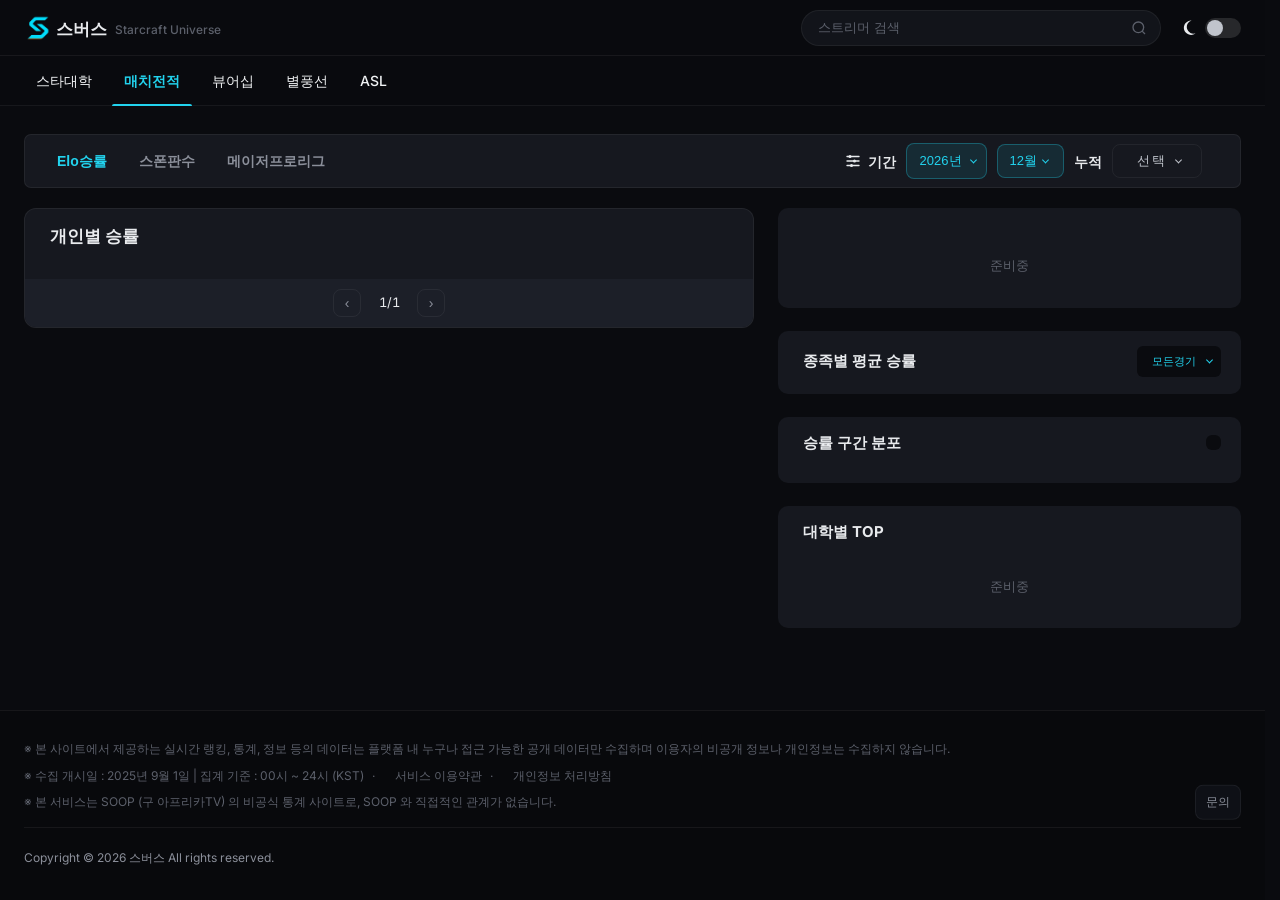
<file: elo.html>
<!DOCTYPE html>
<html lang="ko">
<head>
  <meta charset="UTF-8" />
  <meta name="viewport" content="width=device-width, initial-scale=1.0" />
  <title>Elo승률 랭킹 - 스버스</title>
  <link rel="preconnect" href="https://fonts.googleapis.com">
  <link rel="preconnect" href="https://fonts.gstatic.com" crossorigin>
  <link href="https://fonts.googleapis.com/css2?family=Inter:wght@400;500;600;700&display=swap" rel="stylesheet">
  <link rel="stylesheet" href="common.css">
  <link rel="stylesheet" href="period.css">
  <style>
    :root {
      --bg: #0a0b0f;
      --bg-elevated: #12141a;
      --bg-card: #16181f;
      --border: rgba(255, 255, 255, 0.06);
      --text: #e8eaed;
      --text-muted: #8b8f9a;
      --text-dim: #5c606b;
      --cyan: #22d3ee;
      --orange: #f59e0b;
      --radius: 14px;
      --header-h: 56px;
      --content-max: 1280px;
    }
    html { scrollbar-gutter: stable; }
    html.light {
      --cyan: #16325c;
      --bg: #f3f4f7;
      --bg-elevated: #ffffff;
      --bg-card: #ffffff;
      --border: rgba(15, 18, 24, 0.1);
      --text: #1a1d24;
      --text-muted: #5c606b;
      --text-dim: #8a8f99;
    }
    * { margin: 0; padding: 0; box-sizing: border-box; }
    body {
      font-family: 'Inter', -apple-system, BlinkMacSystemFont, 'Segoe UI', sans-serif;
      background: var(--bg); color: var(--text);
      min-height: 100vh; line-height: 1.5; display: flex; flex-direction: column;
    }
    .main {
      flex: 1; max-width: var(--content-max); width: 100%; margin: 0 auto;
      padding: 28px 24px 40px;
    }
    .page-title { display: none; }

    .side-box {
      background: var(--bg-card); 
      border: none;
      border-radius: 10px;
      overflow: hidden;
    }

    .rank-layout { display: flex; gap: 24px; align-items: flex-start; }
    .rank-left { width: 60%; flex-shrink: 0; }
    .rank-left .side-box { min-height: auto; height: auto; display: flex; flex-direction: column; }
    .rank-right { width: 40%; display: flex; flex-direction: column; gap: 23px; }

    .side-box-header { 
      padding: 15px 16px 1px 16px; 
      border-bottom: none; 
      font-size: 15px; 
      font-weight: 700; 
      text-indent: 9px; 
    }
    #heroSlot:empty { display: block; height: 12px; }
    .side-box-body { padding: 8px 0; }
    .side-item { display: flex; align-items: center; justify-content: space-between; padding: 8px 16px; font-size: 13px; }
    .side-item-name { color: var(--text); font-weight: 500; }
    .filter-row { cursor: pointer; transition: background 0.15s; }
    .filter-row:hover { background: rgba(34, 211, 238, 0.1); }
    .side-item-value { color: var(--cyan); font-weight: 600; min-width: 90px; text-align: right; font-variant-numeric: tabular-nums; }
    .side-empty { height: 100px; display: flex; align-items: center; justify-content: center; color: var(--text-dim); font-size: 13px; }

    .hero-ranker-zone {
      background: #08111a; border: 1px solid rgba(34,211,238,0.15);
      border-radius: 8px; padding: 12px 16px; display: flex; align-items: center;
      gap: 12px; margin: 12px 16px 6px 16px; position: relative; cursor: pointer;
      transition: background 0.15s;
    }
    .hero-ranker-zone:hover { background: rgba(34,211,238,0.08); }
    .hero-ranker-zone.is-first::after {
      content: '1위'; position: absolute; top: -5px; left: -5px;
      background: var(--cyan); color: #000; font-size: 9px; font-weight: 900;
      padding: 2px 6px; border-radius: 4px;
    }
    .hero-avatar { width: 40px; height: 40px; border-radius: 50%; overflow: hidden; border: 1.5px solid var(--cyan); background: #1a1c24; flex-shrink: 0; }
    .hero-avatar img { width: 100%; height: 100%; object-fit: cover; display: block; }
    
    .hero-meta { display: flex; flex-direction: column; flex: 1; min-width: 0; }
    .hero-meta .p-name { font-size: 14px; font-weight: bold; white-space: nowrap; overflow: hidden; text-overflow: ellipsis; color: var(--text); }
    .hero-meta .c-name { font-size: 11px; color: var(--text-muted); margin-top: 2px; }
    
    .hero-val { font-size: 15px; font-weight: 800; color: var(--cyan); flex-shrink: 0; display:flex; flex-direction:row; align-items:center; gap:10px; }
    .hero-val-sub { font-size:11px; color:#fff; font-weight:400; opacity:0.8; margin-top:0; }
    #rankTitleName { min-width: 92px; flex-shrink: 0; font-size: 17px; }
    #rankTitleName img { width: 18px; height: 18px; margin-right: 6px; position: relative; top: 3px; }
    #pageInfo { min-width: 36px; text-align: center; font-variant-numeric: tabular-nums; font-size: 13px; }

    .sub-rank-list { 
      display: flex; flex-direction: column; gap: 6px; padding: 0 16px 16px 16px; 
      min-height: auto;
    }
    .rank-item-row {
      display: flex; justify-content: space-between; align-items: center;
      padding: 8px 12px; border-radius: 8px; position: relative;
      overflow: hidden; background: #07080c; cursor: pointer;
      transition: background 0.15s;
    }
    .rank-item-row:hover { background: rgba(34, 211, 238, 0.08); }
    .bar-bg {
      position: absolute; top: 0; left: 0; height: 100%;
      background: rgba(34, 211, 238, 0.03); z-index: 1; pointer-events: none;
    }
    .item-left { display: flex; align-items: center; gap: 10px; z-index: 2; min-width: 0; }
    .item-num { font-size: 12px; font-weight: bold; color: var(--text-muted); width: 18px; text-align: center; flex-shrink: 0; }
    .item-avatar { width: 30px; height: 30px; border-radius: 50%; overflow: hidden; border: 1px solid var(--border); background: #1a1c24; flex-shrink: 0; }
    .item-avatar img { width: 100%; height: 100%; object-fit: cover; display: block; }
    
    .item-name-group { display: flex; flex-direction: column; min-width: 0; }
    .item-p-name { font-size: 13px; font-weight: 600; white-space: nowrap; overflow: hidden; text-overflow: ellipsis; color: var(--text); }
    .item-c-name { font-size: 11px; color: var(--text-muted); margin-top: 1px; }
    
    .item-val { font-size: 13px; font-weight: 700; color: #cbd5e1; z-index: 2; flex-shrink: 0; display:flex; gap:10px; align-items:center; }
    
    #listNav {
      display: flex; align-items: center; justify-content: center; gap: 10px; width: 100%;
      background: #1c1f28; border: none;
      border-radius: 0 0 10px 10px; padding: 10px 16px;
    }
    #listNav .page-btn {
      width: 28px; height: 28px; border-radius: 8px; border: 1px solid var(--border);
      background: transparent; color: var(--text-muted); cursor: pointer; font-size: 14px; line-height: 1;
    }
    #listNav .page-btn:hover:not(:disabled) {
      color: #67e8f9; border-color: rgba(34,211,238,0.35); background: rgba(34,211,238,0.1);
    }
    #listNav .page-btn:disabled { opacity: 0.3; cursor: default; }

    @media (max-width: 900px) {
      .rank-layout { flex-direction: column; }
      .rank-left, .rank-right { width: 100%; }
    }

    @keyframes eloSpin {
      to { transform: rotate(360deg); }
    }
    #eloLoading {
      display: flex;
      min-height: 280px;
      align-items: center;
      justify-content: center;
      flex-direction: column;
      gap: 14px;
      color: var(--text-dim);
      font-size: 14px;
    }
    #eloLoading .elo-spin {
      width: 28px;
      height: 28px;
      border: 2px solid var(--border);
      border-top-color: #22d3ee;
      border-radius: 50%;
      animation: eloSpin 0.8s linear infinite;
    }

    .arch-chart-zone {
      position: relative; width: 100%; height: 160px;
      display: flex; justify-content: center; align-items: flex-end;
      margin-top: 4px;
      margin-bottom: 0px;
      overflow: hidden;
    }
    .arch-svg { width: 280px; height: 160px; }
    .arch-track { fill: none; stroke-width: 20; stroke-linecap: butt; }
    .arch-fill { 
      transition: stroke-dashoffset 1s cubic-bezier(0.4, 0, 0.2, 1); 
      stroke-linecap: round;
    }
    .arch-bg { stroke: rgba(255, 255, 255, 0.06); }
    html.light .arch-bg { stroke: #eef2f6; }
    .color-terran { stroke: #2563eb; }
    .color-zerg { stroke: #cf6ffc; }
    .color-protoss { stroke: #fac20c; }

    .race-legend-row {
      display: flex; justify-content: center; align-items: center; gap: 32px;
      list-style: none; 
      padding: 0px 16px 16px;
      margin: 0;
      border-top: none;
    }
    .race-legend-inline-item {
      display: flex; align-items: center; gap: 6px; font-size: 13px; cursor: pointer; transition: opacity 0.15s;
    }
    .race-legend-inline-item:hover { opacity: 0.7; }
    .legend-dot { width: 8px; height: 8px; border-radius: 50%; display: inline-block; }
    .legend-dot.terran { background-color: #2563eb; }
    .legend-dot.zerg { background-color: #cf6ffc; }
    .legend-dot.protoss { background-color: #fac20c; }
    .race-label-txt { color: var(--text-muted); font-weight: 600; }
    .race-val-txt { color: var(--text); font-weight: 700; font-variant-numeric: tabular-nums; }
    .row-v4 { display: flex; align-items: center; margin-bottom: 12px; gap: 12px; }
    .row-v4:last-of-type { margin-bottom: 0; }
    .lbl-v4 { width: 55px; flex-shrink: 0; color: #64748b; font-size: 12px; }
    .val-v4 { width: 78px; flex-shrink: 0; text-align: right; font-size: 12px; font-weight: 700; }
    .cnt-v4 { color: #475569; font-size: 11px; font-weight: 400; }
    .track-v4 { flex: 1; height: 6px; background: #1e293b; border-radius: 2px; overflow: hidden; }
    .fill-v4 {
      height: 100%;
      background-image: linear-gradient(90deg, currentColor 4px, transparent 4px);
      background-size: 6px 100%;
    }
    .dist-median {
      margin-top: 8px; padding-top: 12px; border-top: none;
      text-align: center; font-size: 12px; font-weight: 500; color: var(--text-dim);
    }
    .mef-toggle-btn {
      background: transparent;
      border: 1px solid var(--border);
      color: var(--text-dim);
      font-size: 11px;
      font-weight: 600;
      padding: 3px 8px;
      border-radius: 6px;
      cursor: pointer;
    }
    .mef-toggle-btn.active {
      color: var(--cyan);
      border-color: rgba(34, 211, 238, 0.4);
      background: rgba(34, 211, 238, 0.1);
    }
    .ticker-row {
      display: flex;
      justify-content: space-between;
      align-items: center;
      padding: 14px 14px;
      background: #07080c;
      border-radius: 8px;
      margin: 0 16px 10px 16px;
      font-size: 13px;
      font-weight: bold;
      cursor: pointer;
    }
    .ticker-row:last-child { margin-bottom: 10px; }
    .ticker-row:hover { background: rgba(34, 211, 238, 0.08); }
    .ticker-avatar {
      width: 24px;
      height: 24px;
      border-radius: 50%;
      object-fit: cover;
      background: #1a1c24;
      border: 1px solid var(--border);
      flex-shrink: 0;
    }
    .ticker-name { color: var(--text); }
    .ticker-crew { color: var(--text-dim); font-size: 11px; margin-left: 6px; }
    .trend-row {
      display: flex;
      justify-content: space-between;
      align-items: center;
      padding: 10px 12px;
      background: var(--bg-card);
      border-radius: 8px;
      font-size: 13px;
      font-weight: bold;
      cursor: pointer;
      transition: background 0.15s;
    }
    .trend-row:hover { background: rgba(34, 211, 238, 0.08); }
    .trend-name { color: var(--text); }
    .trend-crew { color: var(--text-dim); font-size: 11px; margin-left: 6px; }
    .trend-up { color: #10b981; font-size: 11.5px; font-weight: 700; }
    .trend-cur { color: var(--cyan); font-size: 11.5px; font-weight: 700; }
    .trend-down { color: #fb7185; font-size: 11.5px; font-weight: 700; }
    .race-toggle-wrap {
      position: relative;
      display: inline-block;
      margin-left: auto;
      margin-right: 4px;
    }
    .race-toggle-btn {
      font-size: 11px;
      color: var(--cyan);
      font-weight: 500;
      background: var(--bg);
      padding: 10px 25px 10px 15px;
      border-radius: 6px;
      border: none;
      display: inline-flex;
      align-items: center;
      justify-content: center;
      cursor: pointer;
      position: relative;
      line-height: 1;
      font-family: inherit;
    }
    .race-toggle-btn:hover {
      background: rgba(34, 211, 238, 0.08);
    }
    .race-toggle-btn::after {
      content: "";
      position: absolute;
      top: 50%;
      right: 9px;
      width: 4px;
      height: 4px;
      border-right: 1.5px solid currentColor;
      border-bottom: 1.5px solid currentColor;
      transform: translateY(-70%) rotate(45deg);
      pointer-events: none;
    }
    .race-toggle-menu {
      display: none;
      position: absolute;
      top: calc(100% + 4px);
      right: 0;
      width: 95px;
      background: var(--bg-card);
      border: 1px solid var(--border);
      border-radius: 8px;
      padding: 4px;
      z-index: 50;
      box-shadow: 0 4px 12px rgba(0, 0, 0, 0.4);
    }
    .race-toggle-wrap.open .race-toggle-menu {
      display: block;
    }
    .race-toggle-menu button {
      display: block;
      width: 100%;
      text-align: left;
      border: none;
      background: transparent;
      color: var(--text-muted);
      font-size: 11px;
      font-weight: 500;
      padding: 6px 8px;
      border-radius: 6px;
      cursor: pointer;
    }
    .race-toggle-menu button:hover,
    .race-toggle-menu button.active {
      color: var(--cyan);
      background: rgba(34, 211, 238, 0.1);
    }
    .notice-banner-box {
      margin-left: auto;
      margin-right: 4px;
      display: inline-flex;
      align-items: center;
      gap: 8px;
      background: var(--bg);
      border: 1px solid var(--border);
      border-radius: 6px;
      padding: 5px 10px;
      max-width: 220px;
      overflow: hidden;
      white-space: nowrap;
    }
    .notice-badge {
      font-size: 11px;
      font-weight: 700;
      color: var(--cyan);
      flex-shrink: 0;
    }
    .notice-text {
      font-size: 11px;
      color: var(--text-muted);
      overflow: hidden;
      text-overflow: ellipsis;
      white-space: nowrap;
    }
    /* 로딩 중일 때는 랭크 영역을 강제로 숨김 */
body.elo-page-loading #rankArea {
  display: none !important;
}
  </style>
</head>
<body class="elo-page-loading">
    <div id="site-top"></div>
  <div id="site-top"></div>
  <main class="main">
    <h1 class="page-title" style="display: none;">Elo승률</h1>

    <div class="period-bar">
      <div class="period-tabs">
        <button type="button" class="period-box crew-tab active" data-tab="elo">Elo승률</button>
        <button type="button" class="period-box crew-tab" data-tab="match">스폰판수</button>
        <button type="button" class="period-box crew-tab" data-tab="mef">메이저프로리그</button>
      </div>
      <div class="period-right" style="display: flex; gap: 10px; margin-left: auto; align-items: center;">
      <div class="period-label">
        <span class="period-ico">
          <svg width="18" height="18" viewBox="0 0 24 24" fill="none" stroke="currentColor" stroke-width="1.8" stroke-linecap="round">
            <line x1="4" y1="6" x2="20" y2="6"></line>
            <circle cx="8" cy="6" r="2" fill="currentColor" stroke="none"></circle>
            <line x1="4" y1="12" x2="20" y2="12"></line>
            <circle cx="14" cy="12" r="2" fill="currentColor" stroke="none"></circle>
            <line x1="4" y1="18" x2="20" y2="18"></line>
            <circle cx="10" cy="18" r="2" fill="currentColor" stroke="none"></circle>
          </svg>
        </span>
        기간
      </div>
      <div class="period-month-wrap" id="yearWrap">
        <button type="button" class="period-box year-active" id="yearBtn">2026년</button>
        <div class="period-total-menu" id="yearMenu"></div>
      </div>
      <div class="period-month-wrap" id="monthWrap">
        <button type="button" class="period-box active" id="monthBtn">8월</button>
        <div class="period-total-menu" id="monthMenu"></div>
      </div>
      <div class="period-divider"></div>
      <div class="period-label">누적</div>
      <div class="period-total" id="totalWrap" style="margin-right: 18px;">
        <button type="button" class="period-box dim" id="totalBtn">선택</button>
        <div class="period-total-menu" id="totalMenu">
          <button type="button" data-range="3m">3개월</button>
          <button type="button" data-range="6m">6개월</button>
          <button type="button" data-range="12m">1년</button>
          <button type="button" data-range="last-year">작년</button>
          <button type="button" data-range="this-year">올해</button>
          <button type="button" data-range="2025" class="mef-year-opt" style="display:none;">2025년</button>
          <button type="button" data-range="2024" class="mef-year-opt" style="display:none;">2024년</button>
        </div>
      </div>
      </div>
    </div>

    <div id="eloLoading">
      <div class="elo-spin"></div>
      <div>데이터를 읽는중입니다</div>
    </div>
    
    <div class="rank-layout" id="rankArea" style="display: none;">
      <div class="rank-left">
        <div class="side-box">
          <div class="side-box-header" style="display:flex; align-items:center; justify-content:space-between; gap:10px;">
  <span id="rankTitleName">개인별 승률</span>
  <button type="button" id="clearFilterBtn" style="display:none; border:none; background:transparent; color:#22d3ee; font-size:12px; cursor:pointer;">필터 해제</button>
</div>
          
          <div id="heroSlot"></div>
          <div class="sub-rank-list" id="rankList"></div>

          <div id="listNav">
            <button type="button" class="page-btn" id="prevPage" aria-label="이전">‹</button>
            <span id="pageInfo">1/1</span>
            <button type="button" class="page-btn" id="nextPage" aria-label="다음">›</button>
          </div>
          <button type="button" id="clearFilterBottomBtn" style="
            display:none; width:100%; padding:14px; background:#1c1f28; border:1px solid rgba(255,255,255,0.06);
            border-top:none; border-radius:0 0 14px 14px; color:#22d3ee; font-size:14px; font-weight:700; cursor:pointer;
          ">전체보기</button>
        </div>
      </div>
      
      <div class="rank-right">
        <div class="side-box" id="crewRateBox">
          <div class="side-box-header" id="crewRateTitle"></div>
          <div class="side-box-body" id="crewRateList">
            <div style="padding: 24px 16px; text-align: center; color: var(--text-dim); font-size: 13px;">준비중</div>
          </div>
        </div>
        <!-- 메프 전용 다승/출전 배너 -->
        <div class="side-box" id="mefTopBox" style="display:none;">
          <div class="side-box-header" style="display:flex; justify-content:space-between; align-items:center;">
            <span id="mefTopTitle">다승 TOP 5</span>
            <div style="display:flex; gap:4px;">
              <button type="button" class="mef-toggle-btn active" id="btnMefWins" onclick="switchMefTop('wins')">다승</button>
              <button type="button" class="mef-toggle-btn" id="btnMefGames" onclick="switchMefTop('games')">출전</button>
            </div>
          </div>
          <div class="side-box-body" id="mefTopList"></div>
        </div>

        <div class="side-box" id="raceAvgBox">
          <div class="side-box-header" id="raceAvgTitle" style="border-bottom: none; display: flex; align-items: center; justify-content: space-between;">
            <span>종족별 평균 승률</span>
            <div class="race-toggle-wrap" id="matchTypeWrap">
              <button type="button" class="race-toggle-btn" id="matchTypeBtn">모든경기</button>
              <div class="race-toggle-menu" id="matchTypeMenu">
                <button type="button" class="active" onclick="selectMatchType('모든경기')">모든경기</button>
                <button type="button" onclick="selectMatchType('스폰')">스폰</button>
                <button type="button" onclick="selectMatchType('CK')">CK</button>
                <button type="button" onclick="selectMatchType('대학대전')">대학대전</button>
                <button type="button" onclick="selectMatchType('대회')">대회</button>
              </div>
            </div>
          </div>
          <div class="side-box-body" id="raceAvgList"></div>
        </div>
        <div class="side-box">
          <div class="side-box-header" style="display:flex; justify-content:space-between; align-items:center;">
            <span id="chartTitle">승률 구간 분포</span>
            <span id="chartMedian" style="
              font-size: 11px; 
              color: var(--cyan); 
              font-weight: 500; 
              background: var(--bg); 
              padding: 8px 10px 7px 5px; 
              border-radius: 6px; 
              display: inline-flex; 
              align-items: center; 
              justify-content: center;
              margin-right: 4px;
            "></span>
          </div>
          <div id="rateChartBars" style="padding: 12px 16px 16px;"></div>
        </div>
        <div class="side-box" id="crewCountBox">
          <div class="side-box-header" id="topTitle">대학별 TOP</div>
          <div class="side-box-body" id="crewCountList">
            <div style="padding: 24px 16px; text-align: center; color: var(--text-dim); font-size: 13px;">준비중</div>
          </div>
        </div>
      </div>
    </div>
  </main>

  <div id="site-bottom"></div>

  <script src="common.js"></script>
  <script src="period.js"></script>
  <script>
    const MONTH_GID = { 7: "1341589360", 8: "1402849856" };
    const MEF_GID = { 7: "1178750810", 8: "1178750810" };
    const ROSTER_CSV = "https://docs.google.com/spreadsheets/d/1eYeyvdrd07PUmLAUeEXocF2N7wGRsGODqiul9YquAcY/export?format=csv&gid=0";
    
    const CREW_LOGO = {
      "바스포드": "logo/basford_em.webp", "BGM": "logo/bgm_em.webp", "흑카데미": "logo/black_em.webp",
      "보신대": "logo/bsu_em.webp", "씨나인": "logo/c9_em.webp", "캄몬스타즈": "logo/calm_em.webp",
      "DM": "logo/dm_em.webp", "드림즈": "logo/dreams_em.webp", "더블비": "logo/dubbleb_em.webp",
      "거성대": "logo/gsu_em.webp", "HM": "logo/hm_em.webp", "JSA": "logo/jsa_em.webp",
      "정선대": "logo/ju_em.webp", "케이대": "logo/ku_em.webp", "엠비대": "logo/mbu_em.webp",
      "뉴캣슬": "logo/newcat_em.webp", "NSU": "logo/nsu_em.webp", "늪지대": "logo/nzu_em.webp",
      "섭이대": "logo/siu_em.webp", "철와대": "logo/su_em.webp", "우끼끼즈": "logo/ukks_em.webp",
      "MSG": "logo/msg_em.webp", "와플대": "logo/waffleu_em.webp", "YB": "logo/yb_em.webp",
      "염석대": "logo/yuam_em.webp", "학버드": "logo/hak_em.webp", "철기중대": "logo/chulgi_em.webp",
      "패션스타": "logo/fstar_em.webp", "나사": "logo/nasa_em.webp", "ASG": "logo/asg_em.webp",
      "캄성여대": "logo/cswu_em.webp", "수술대": "logo/ssu_em.webp", "신세계": "logo/ssg_em.webp",
      "뽀인구단": "logo/bboin_em.webp", "장독대": "logo/jdu_em.webp", "이노대": "logo/ino_em.webp", 
      "방치클럽": "logo/bangchi_em.webp", "복덕방": "logo/bdb_em.webp", "CP": "logo/cp_em.webp",
      "DP": "logo/dp_em.webp", "묵섭대": "logo/mook_em.webp", "광수대": "logo/gwangsu_em.webp",
      "캄브릿지": "logo/calmb_em.webp", "마종대": "logo/majong_em.webp", "TPZ": "logo/tpz_em.webp",
      "범진대": "logo/bj_em.webp", "파이스트": "logo/pist_em.webp", "미다스공대": "logo/midas2_em.webp",
      "MGS": "logo/mgs_em.webp", "라저대": "logo/rthat_em.webp", "아마대": "logo/ama_em.webp",
      "츠나대": "logo/tsuna_em.webp", "무창클럽": "logo/moo_em.webp", "카사대": "logo/casa_em.webp",
      "철거반": "logo/cgb_em.webp", "노가다대": "logo/nogada_em.webp", "마싯대": "logo/masit_em.webp",
      "점문예대": "logo/jm_em.webp", "라이트클럽": "logo/lightclub_em.webp", "고대": "logo/go_em.webp",
      "친박연대": "logo/chinpark_em.webp", "철기대": "logo/cgd_em.webp", "석사관학교": "logo/seoksa_em.webp",
      "할없녀": "logo/halgirl_em.webp", "무친대": "logo/mcu_em.webp", "소림사": "logo/sorimsa_em.webp"
    };

    function crewLogo(name) {
      if (!name) return "";
      var n = String(name).replace(/\s+/g, "").trim();
      if (n === "츠캄몬스타즈" || n === "츠캄" || n === "캄몬" || n === "츠캄몬") n = "캄몬스타즈";
      if (n === "마범대") n = "엠비대";
      if (CREW_LOGO[n]) return CREW_LOGO[n];
      if (CREW_LOGO[name]) return CREW_LOGO[name];
      const key = Object.keys(CREW_LOGO).find(k => k.toLowerCase() === n.toLowerCase());
      return key ? CREW_LOGO[key] : "";
    }
    function normName(s) { return String(s || "").replace(/\s+/g, "").toLowerCase(); }

    function badgeHtml(crew) {
      if (!crew || crew === "FA") return "";
      const logo = (typeof crewLogo === "function") ? crewLogo(crew) : "";
      if (logo) {
        return `<img src="${logo}" alt="${crew}" title="${crew}" style="width:16px; height:16px; object-fit:contain; vertical-align:middle; margin-left:5px; flex-shrink:0;">`;
      }
      return `<span style="font-size:10px; padding:1px 5px; border-radius:4px; background:rgba(255,255,255,0.08); color:var(--text-dim); margin-left:5px; font-weight:600; flex-shrink:0;">${crew}</span>`;
    }
    
    function parseRoster(text) {
      const lines = text.split("\n").map(l => l.trim()).filter(l => l);
      const list = [];
      for (var i = 1; i < lines.length; i++) {
        var cols = lines[i].match(/(?:[^",]+|"[^"]*")+/g) || [];
        var c = cols.map(x => x.replace(/^"|"$/g, "").trim());
        if (!c[0] && !c[1]) continue;
        list.push({ id: c[0]||"", name: c[1]||"", aliases: (c[2]||"").split(",").filter(Boolean), race: c[3]||"", crew: c[4]||"FA", gender: c[5]||"" });
      }
      return list;
    }
    function findRoster(nick, roster) {
      var n = normName(nick);
      return roster.find(r => normName(r.name) === n || r.aliases.some(a => normName(a) === n)) || null;
    }
    function goProfile(id) { if (id) location.href = "profile.html?id=" + encodeURIComponent(id); }

    let currentMonth = 8;
    let originalData = [];
    let pageMode = "elo";
    let listPage = 0;
    const PAGE_SIZE = 25;
    let selectedCrew = null;
    let selectedRace = null;
    let mefCsvCache = null; // 메프 구글시트 중복 호출 방지 캐시

    function getFilteredData() {
      var data = originalData.slice();
      if (selectedCrew) data = data.filter(item => item.crew === selectedCrew);
      if (selectedRace) data = data.filter(item => raceLabel(item.race) === selectedRace);
      if (pageMode === "match") data.sort((a, b) => (a.unranked !== b.unranked) ? (a.unranked ? 1 : -1) : (b.games - a.games || b.wins - a.wins));
      else data.sort((a, b) => (a.unranked !== b.unranked) ? (a.unranked ? 1 : -1) : (b.rate - a.rate || b.games - a.games));
      return data;
    }

    function clearFilter() {
      selectedCrew = null; selectedRace = null;
      document.getElementById("rankTitleName").textContent = pageMode === "match" ? "개인별 스폰" : (pageMode === "mef" ? "메이저프로리그" : "개인별 승률");
      document.getElementById("clearFilterBtn").style.display = "none";
      document.getElementById("clearFilterBottomBtn").style.display = "none";
      resetAndRender();
    }

    function renderMore() {
      const heroBox = document.getElementById("heroSlot");
      const list = document.getElementById("rankList");
      const data = getFilteredData();
      const maxPage = Math.max(1, Math.ceil(data.length / PAGE_SIZE));
      if (listPage > maxPage - 1) listPage = maxPage - 1;
      if (listPage < 0) listPage = 0;

      const start = listPage * PAGE_SIZE;
      const pageRows = data.slice(start, start + PAGE_SIZE);
      const absoluteMaxVal = (data.length > 0) ? (pageMode === "match" ? data[0].games : data[0].rate) : 1;

      heroBox.innerHTML = "";
      list.innerHTML = "";

      if (listPage === 0 && pageRows.length > 0) {
        const hero = pageRows[0];
        const hImg = hero.id ? `https://stimg.sooplive.com/LOGO/${hero.id.substring(0,2).toLowerCase()}/${hero.id}/${hero.id}.jpg` : "";
        heroBox.innerHTML = `
          <div class="hero-ranker-zone is-first" onclick="goProfile('${hero.id}')">
            <div class="hero-avatar"><img src="${hImg}" onerror="this.style.display='none'"></div>
            <div class="hero-meta">
              ${pageMode === "mef" ? `
                <div style="display:flex; align-items:center;">
                  <span class="p-name">${hero.name}</span>
                  ${badgeHtml(hero.crew)}
                </div>
              ` : `
                <span class="p-name">${hero.name}</span>
                <span class="c-name">${hero.crew || "FA"}</span>
              `}
            </div>
            <div class="hero-val" style="display: flex; gap: 10px; align-items: center;">
              <span style="font-size:11px; color:#fff; font-weight:400; opacity:0.8;">${String(hero.wins).padStart(2,"0")}승 ${String(hero.losses).padStart(2,"0")}패</span>
              <span style="color: var(--cyan);">${pageMode === "match" ? hero.games + '<span style="font-size:75%;">판</span>' : hero.rateText}</span>
            </div>
          </div>
        `;
      }

      const listRows = listPage === 0 ? pageRows.slice(1) : pageRows;
      list.innerHTML = listRows.map((item, i) => {
        const rank = start + (listPage === 0 ? i + 2 : i + 1);
        const valNum = pageMode === "match" ? item.games : item.rate;
        const percent = Math.max(8, Math.min(100, Math.round((valNum / absoluteMaxVal) * 100)));
        const imgUrl = item.id ? `https://stimg.sooplive.com/LOGO/${item.id.substring(0,2).toLowerCase()}/${item.id}/${item.id}.jpg` : "";

        return `
          <div class="rank-item-row" onclick="goProfile('${item.id}')">
            <div class="bar-bg" style="width: ${percent}%;"></div>
            <div class="item-left">
              <span class="item-num">${item.unranked && pageMode === "elo" ? "-" : rank}</span>
              <div class="item-avatar"><img src="${imgUrl}" onerror="this.style.display='none'"></div>
              <div class="item-name-group">
                ${pageMode === "mef" ? `
                  <div style="display:flex; align-items:center;">
                    <span class="item-p-name">${item.name}</span>
                    ${badgeHtml(item.crew)}
                  </div>
                ` : `
                  <span class="item-p-name">${item.name}</span>
                  <span class="item-c-name">${item.crew || "FA"}</span>
                `}
              </div>
            </div>
            <div class="item-val">
              <span style="font-size:11px; color:#fff; font-weight:400; opacity:0.8;">${String(item.wins).padStart(2,"0")}승 ${String(item.losses).padStart(2,"0")}패</span>
              <span style="color:var(--cyan); min-width:48px; text-align:right;">${pageMode === "match" ? item.games + '<span style="font-size:70%; opacity:0.7;">판</span>' : item.rateText}</span>
            </div>
          </div>
        `;
      }).join("");

      var nav = document.getElementById("listNav");
      if (selectedCrew || selectedRace || data.length <= PAGE_SIZE) {
        nav.style.display = "none";
      } else {
        nav.style.display = "flex";
        document.getElementById("pageInfo").textContent = (listPage + 1) + "/" + maxPage;
        document.getElementById("prevPage").disabled = listPage <= 0;
        document.getElementById("nextPage").disabled = listPage >= maxPage - 1;
      }
    }

    function renderCrewRate() {
      if (pageMode === "mef") return;
      
      const map = {};
      originalData.forEach(item => {
        if (pageMode === "elo" && item.unranked) return;
        if (!item.crew || item.crew === "FA") return;
        if (!map[item.crew]) map[item.crew] = { wins: 0, games: 0, count: 0 };
        map[item.crew].wins += item.wins;
        map[item.crew].games += item.games;
        map[item.crew].count += 1;
      });
      const list = Object.entries(map).map(e => ({
        name: e[0], rate: e[1].games > 0 ? (e[1].wins/e[1].games)*100 : 0,
        avg: e[1].count > 0 ? Math.round(e[1].games/e[1].count) : 0, count: e[1].count
      })).sort((a, b) => pageMode === "match" ? b.avg - a.avg : b.rate - a.rate);

      const box = document.getElementById("crewRateList");
      if (!box) return;
      box.innerHTML = list.map((item, i) => {
        const color = i===0 ? "#f59e0b" : i===1 ? "#a78bfa" : i===2 ? "#34d399" : "var(--text-dim)";
        return `
          <div class="side-item filter-row" onclick="filterByCrew('${item.name}')">
            <div style="display:flex; align-items:center; gap:8px;">
              <span style="width:18px; color:${color}; font-size:12px; font-weight:700;">${i+1}</span>
              <span class="side-item-name" style="display:inline-flex; align-items:center;">
                <span style="width:22px; height:22px; display:inline-flex; align-items:center; justify-content:center; flex-shrink:0; margin-right:6px;">
                  <img src="${crewLogo(item.name)}" alt="" style="max-width:24px; max-height:24px; object-fit:contain;" onerror="this.style.display='none'">
                </span>
                ${item.name}
              </span>
              <span style="font-size:11px; color:var(--text-dim);">${item.count}명</span>
            </div>
            <span class="side-item-value">${pageMode==="match" ? item.avg+" 판" : item.rate.toFixed(1)+"%"}</span>
          </div>`;
      }).join("");
    }

    function filterByCrew(c) {
      selectedCrew = c; selectedRace = null;
      var logo = crewLogo(c);
      document.getElementById("rankTitleName").innerHTML = (logo ? '<img src="'+logo+'" alt="" style="width:26px;height:26px;object-fit:contain;margin-right:6px;vertical-align:-3px;" onerror="this.style.display=\'none\'">' : "") + c;
      document.getElementById("clearFilterBottomBtn").style.display = "block";
      resetAndRender(); window.scrollTo({top:0, behavior:"smooth"});
    }

    function renderRateChart() {
      const map = {
        "테란": { code: "terran", wins: 0, games: 0, len: 376.99 },
        "저그": { code: "zerg", wins: 0, games: 0, len: 298.45 },
        "프로토스": { code: "protoss", wins: 0, games: 0, len: 219.91 }
      };

      originalData.forEach(item => {
        if (pageMode === "elo" && item.unranked) return;
        if (item.games <= 0) return;
        
        let rName = String(item.race || "").trim().toUpperCase();
        if (rName === "T" || rName === "테" || rName === "테란") rName = "테란";
        else if (rName === "Z" || rName === "저" || rName === "저그") rName = "저그";
        else if (rName === "P" || rName === "프" || rName === "프로토스") rName = "프로토스";
        else return; 

        if (map[rName]) {
          map[rName].wins += item.wins;
          map[rName].games += item.games;
        }
      });

      const box = document.getElementById("raceAvgList");
      if (!box) return;

      const totalGames = map["테란"].games + map["저그"].games + map["프로토스"].games;
      if (totalGames === 0) {
        box.innerHTML = '<div class="side-empty">데이터 없음</div>';
        return;
      }

      Object.keys(map).forEach(k => {
        const d = map[k];
        d.rate = d.games > 0 ? (d.wins / d.games) * 100 : 0;
        d.offset = d.len * (1 - (d.rate / 100));
      });

      let svgHtml = '<div class="arch-chart-zone"><svg class="arch-svg" viewBox="0 0 280 160">';
      svgHtml += '<defs><clipPath id="chartClip"><rect x="0" y="0" width="280" height="140"></rect></clipPath></defs>';
      svgHtml += '<g clip-path="url(#chartClip)">';
      svgHtml += '<path class="arch-track arch-bg" d="M 20,140 A 120,120 0 0,1 260,140"></path>';
      svgHtml += '<path class="arch-track arch-bg" d="M 45,140 A 95,95 0 0,1 235,140"></path>';
      svgHtml += '<path class="arch-track arch-bg" d="M 70,140 A 70,70 0 0,1 210,140"></path>';
      
      svgHtml += '<path id="arcTerran" class="arch-track arch-fill color-terran" d="M 20,140 A 120,120 0 0,1 260,140" stroke-dasharray="376.99" stroke-dashoffset="376.99"></path>';
      svgHtml += '<path id="arcZerg" class="arch-track arch-fill color-zerg" d="M 45,140 A 95,95 0 0,1 235,140" stroke-dasharray="298.45" stroke-dashoffset="298.45"></path>';
      svgHtml += '<path id="arcProtoss" class="arch-track arch-fill color-protoss" d="M 70,140 A 70,70 0 0,1 210,140" stroke-dasharray="219.91" stroke-dashoffset="219.91"></path>';
      svgHtml += '</g></svg></div>';

      let legendHtml = '<ul class="race-legend-row">';
      ['테란', '저그', '프로토스'].forEach(k => {
        const d = map[k];
        legendHtml += 
          '<li class="race-legend-inline-item" onclick="window.filterByRace(\'' + k + '\')">' +
            '<span class="legend-dot ' + d.code + '"></span>' +
            '<span class="race-label-txt">' + k[0] + '</span>' +
            '<span class="race-val-txt">' + d.rate.toFixed(1) + '%</span>' +
          '</li>';
      });
      legendHtml += '</ul>';

      box.innerHTML = svgHtml + legendHtml;

      setTimeout(() => {
        const arcT = document.getElementById("arcTerran");
        const arcZ = document.getElementById("arcZerg");
        const arcP = document.getElementById("arcProtoss");
        if (arcT) arcT.style.strokeDashoffset = map['테란'].offset;
        if (arcZ) arcZ.style.strokeDashoffset = map['저그'].offset;
        if (arcP) arcP.style.strokeDashoffset = map['프로토스'].offset;
      }, 50);
    }

    window.filterByRace = function(raceName) {
      selectedRace = raceName;
      selectedCrew = null;
      document.getElementById("rankTitleName").textContent = raceName;
      document.getElementById("clearFilterBottomBtn").style.display = "block";
      resetAndRender();
      window.scrollTo({ top: 0, behavior: "smooth" });
    };

    function renderRaceAvg() {
      const ranges = pageMode === "match" ? [
        { label: "80판 이상", min: 80, max: 99999, color: "#22d3ee" },
        { label: "60~79판", min: 60, max: 80, color: "#a78bfa" },
        { label: "40~59판", min: 40, max: 60, color: "#f472b6" },
        { label: "20~39판", min: 20, max: 40, color: "#fbbf24" },
        { label: "10~19판", min: 10, max: 20, color: "#34d399" },
        { label: "10판 미만", min: 0, max: 10, color: "#818cf8" }
      ] : [
        { label: "80% 이상", min: 80, max: 100.1, color: "#22d3ee" },
        { label: "70~80%", min: 70, max: 80, color: "#a78bfa" },
        { label: "60~70%", min: 60, max: 70, color: "#f472b6" },
        { label: "50~60%", min: 50, max: 60, color: "#fbbf24" },
        { label: "40~50%", min: 40, max: 50, color: "#34d399" },
        { label: "30~40%", min: 30, max: 40, color: "#818cf8" },
        { label: "30% 미만", min: 0, max: 30, color: "#64748b" }
      ];
      
      const data = originalData.filter(item => (pageMode !== "elo" || !item.unranked) && item.games > 0);
      const counts = ranges.map(r => ({
        ...r,
        count: data.filter(item => {
          var v = pageMode === "match" ? item.games : item.rate;
          return v >= r.min && v < r.max;
        }).length
      })).filter(r => r.count > 0);
      
      const total = counts.reduce((s, r) => s + r.count, 0);
      const box = document.getElementById("rateChartBars");
      if (!box) return;
      if (total === 0) { box.innerHTML = '<div class="side-empty">데이터 없음</div>'; return; }
      
      const maxCount = Math.max(...counts.map(r => r.count));
      
      let median = 0;
      let sortedVals = data.map(item => pageMode === "match" ? item.games : item.rate).sort((a,b) => a - b);
      if (sortedVals.length) {
        let mid = Math.floor(sortedVals.length / 2);
        median = sortedVals.length % 2 === 0 ? (sortedVals[mid-1] + sortedVals[mid]) / 2 : sortedVals[mid];
      }
      let medianText = pageMode === "match" ? median.toFixed(0) + "판" : median.toFixed(1) + "%";
      
      const medianSpan = document.getElementById("chartMedian");
      if (medianSpan) {
        medianSpan.textContent = '중위값 ' + medianText;
      }

      box.innerHTML = counts.map(r => {
        const pct = Math.round((r.count / total) * 100);
        const widthPct = Math.round((r.count / maxCount) * 100);
        return '<div class="row-v4"><div class="lbl-v4">' + r.label + '</div>' +
          '<div class="track-v4"><div class="fill-v4" style="width:' + widthPct + '%;color:' + r.color + ';"></div></div>' +
          '<div class="val-v4" style="color:' + r.color + ';">' + pct + '% <span class="cnt-v4">(' + r.count + '명)</span></div></div>';
      }).join("");
    }

    function renderCrewCount() {
      if (pageMode === "mef") return;

      const map = {};
      originalData.forEach(function (item) {
        if (pageMode === "elo" && item.unranked) return;
        if (!item.crew || item.crew === "FA") return;
        if (!map[item.crew]) {
          map[item.crew] = { topId: "", topName: "", topRate: -1, topGames: -1 };
        }
        if (item.rate > map[item.crew].topRate || (item.rate === map[item.crew].topRate && item.games > map[item.crew].topGames)) {
          map[item.crew].topRate = item.rate;
          map[item.crew].topGames = item.games;
          map[item.crew].topId = item.id || "";
          map[item.crew].topName = item.name || "";
        }
      });
      const list = Object.entries(map).map(entry => ({
        crew: entry[0], topId: entry[1].topId, topName: entry[1].topName, topRate: entry[1].topRate, topGames: entry[1].topGames
      })).sort((a, b) => b.topRate - a.topRate);

      const box = document.getElementById("crewCountList");
      if (!box) return;
      box.innerHTML = "";
      list.forEach(function (item, index) {
        const rank = index + 1;
        var rankColor = rank === 1 ? "#f59e0b" : (rank === 2 ? "#a78bfa" : (rank === 3 ? "#34d399" : "var(--text-dim)"));
        
        const imgUrl = (item.topId && item.topId.length >= 2) 
          ? "https://stimg.sooplive.com/LOGO/" + item.topId.substring(0,2).toLowerCase() + "/" + item.topId + "/" + item.topId + ".jpg" 
          : "";
          
        const div = document.createElement("div");
        div.className = "side-item";
        div.innerHTML =
          '<div style="display:flex; align-items:center; gap:8px; min-width:0;">' +
            '<span style="width:18px; color:' + rankColor + '; font-size:12px; font-weight:700; flex-shrink:0;">' + rank + '</span>' +
            '<div class="avatar" style="width:24px; height:24px; min-width:24px; max-width:24px; flex-shrink:0; border-radius:50%; overflow:hidden; display:flex; align-items:center; justify-content:center; background:#1a1c24;">' +
              '<img src="' + imgUrl + '" alt="" style="width:100%; height:100%; object-fit:cover; display:block;" onerror="this.style.display=\'none\'">' +
            '</div>' +
            '<span class="side-item-name" style="white-space:nowrap; overflow:hidden; text-overflow:ellipsis;">' + item.topName + '</span>' +
            '<span style="font-size:11px; color:var(--text-dim); flex-shrink:0;">' + item.crew + '</span>' +
          '</div>' +
          '<span class="side-item-value" style="flex-shrink:0;">' + (pageMode === "match" ? (item.topGames + ' 판') : (item.topRate.toFixed(1) + '%')) + '</span>';
        box.appendChild(div);
      });
    }

    async function renderRiseForMef() {
      const box = document.getElementById("crewRateList");
      if (!box || pageMode !== "mef") return;

      try {
        let mText = mefCsvCache;
        if (!mText) {
          const mRes = await fetch("https://docs.google.com/spreadsheets/d/1eYeyvdrd07PUmLAUeEXocF2N7wGRsGODqiul9YquAcY/export?format=csv&gid=1178750810");
          mText = await mRes.text();
          mefCsvCache = mText;
        }
        const mLines = mText.split("\n").map(l => l.trim()).filter(Boolean);
        const matchMonthBag = {};

        for (let i = 1; i < mLines.length; i++) {
          const cols = mLines[i].match(/(?:[^",]+|"[^"]*")+/g) || [];
          const c = cols.map(x => x.replace(/^"|"$/g, "").trim());
          const rawYm = c[0] || "";
          if (!rawYm || rawYm === "날짜" || rawYm === "월") continue;

          const ymMatch = rawYm.match(/(\d{2,4})\D+(\d{1,2})/);
          if (!ymMatch) continue;
          let y = parseInt(ymMatch[1], 10);
          if (y < 100) y += 2000;
          const ymKey = y * 100 + parseInt(ymMatch[2], 10);

          const name = c[2] || "";
          if (!name || name === "이름") continue;

          const games = parseInt((c[3] || "").replace(/[^0-9]/g, ""), 10) || 0;
          const wins = parseInt((c[4] || "").replace(/[^0-9]/g, ""), 10) || 0;
          let rate = games > 0 ? (wins / games) * 100 : 0;

          const found = originalData.find(item => item.name === name);
          const whoId = found ? found.id : "";
          const whoCrew = found ? found.crew : "";

          if (!matchMonthBag[ymKey]) matchMonthBag[ymKey] = {};
          matchMonthBag[ymKey][name] = { name, crew: whoCrew, id: whoId, games, wins, rate };
        }

        const sortedMonths = Object.keys(matchMonthBag).map(Number).sort((a, b) => a - b);
        if (!sortedMonths.length) return;

        const curYm = sortedMonths[sortedMonths.length - 1];
        const prevYm = sortedMonths.length >= 2 ? sortedMonths[sortedMonths.length - 2] : null;
        const curPlayers = Object.values(matchMonthBag[curYm] || {});

        const qualified = curPlayers.filter(p => p.games >= 3).sort((a, b) => b.rate - a.rate || b.games - a.games);
        const curTop = qualified.length > 0 ? qualified[0] : (curPlayers.sort((a, b) => b.rate - a.rate)[0] || null);

        let bestUp = null;
        let worstDown = null;

        if (prevYm && matchMonthBag[prevYm]) {
          curPlayers.forEach(cur => {
            const prev = matchMonthBag[prevYm][cur.name];
            if (prev && cur.games >= 3 && prev.games >= 3) {
              const diff = cur.rate - prev.rate;
              if (!bestUp || diff > bestUp.diff) {
                bestUp = { name: cur.name, crew: cur.crew, id: cur.id, diff, rate: cur.rate };
              }
              if (!worstDown || diff < worstDown.diff) {
                worstDown = { name: cur.name, crew: cur.crew, id: cur.id, diff, rate: cur.rate };
              }
            }
          });
        }

        const items = [];
        const photo = (id) => id ? `https://stimg.sooplive.com/LOGO/${id.substring(0,2).toLowerCase()}/${id}/${id}.jpg` : "";

        if (bestUp && bestUp.diff > 0) {
          items.push(`
            <div class="ticker-row" ${bestUp.id ? `onclick="goProfile('${bestUp.id}')"` : ""}>
              <span style="display:inline-flex; align-items:center; gap:8px;">
                <span style="font-size:11px; color:var(--text-dim); font-weight:700;">[최다 상승]</span>
                <img class="ticker-avatar" src="${photo(bestUp.id)}" alt="" onerror="this.style.display='none'">
                <span class="ticker-name">${bestUp.name}</span>
                <span class="ticker-crew">${bestUp.crew || ""}</span>
              </span>
              <span style="color:#10b981; font-size:11.5px; font-weight:700;">▲ ${bestUp.diff.toFixed(1)}%p (${bestUp.rate.toFixed(1)}%)</span>
            </div>
          `);
        }
        if (curTop) {
          items.push(`
            <div class="ticker-row" ${curTop.id ? `onclick="goProfile('${curTop.id}')"` : ""}>
              <span style="display:inline-flex; align-items:center; gap:8px;">
                <span style="font-size:11px; color:var(--text-dim); font-weight:700;">[최다 승률]</span>
                <img class="ticker-avatar" src="${photo(curTop.id)}" alt="" onerror="this.style.display='none'">
                <span class="ticker-name">${curTop.name}</span>
                <span class="ticker-crew">${curTop.crew || ""}</span>
              </span>
              <span style="color:var(--cyan); font-size:11.5px; font-weight:700;">${curTop.rate.toFixed(1)}% (${curTop.games}전)</span>
            </div>
          `);
        }
        if (worstDown && worstDown.diff < 0) {
          items.push(`
            <div class="ticker-row" ${worstDown.id ? `onclick="goProfile('${worstDown.id}')"` : ""}>
              <span style="display:inline-flex; align-items:center; gap:8px;">
                <span style="font-size:11px; color:var(--text-dim); font-weight:700;">[최다 하락]</span>
                <img class="ticker-avatar" src="${photo(worstDown.id)}" alt="" onerror="this.style.display='none'">
                <span class="ticker-name">${worstDown.name}</span>
                <span class="ticker-crew">${worstDown.crew || ""}</span>
              </span>
              <span style="color:#fb7185; font-size:11.5px; font-weight:700;">▼ ${Math.abs(worstDown.diff).toFixed(1)}%p (${worstDown.rate.toFixed(1)}%)</span>
            </div>
          `);
        }

        box.innerHTML = items.length > 0 ? items.join("") : '<div class="side-empty">비교 데이터 없음</div>';
      } catch (e) {
        console.error("메프 티커 로드 실패:", e);
      }
    }

    let mefTopMode = "wins";

    window.switchMefTop = function(mode) {
      mefTopMode = mode;
      document.getElementById("btnMefWins").classList.toggle("active", mode === "wins");
      document.getElementById("btnMefGames").classList.toggle("active", mode === "games");
      document.getElementById("mefTopTitle").textContent = mode === "wins" ? "다승 TOP 5" : "최다출전 TOP 5";
      renderMefTopList();
    };

    function renderMefTopList() {
      const box = document.getElementById("mefTopList");
      if (!box || pageMode !== "mef") return;

      const data = originalData.filter(item => item.games > 0).slice();
      if (mefTopMode === "wins") {
        data.sort((a, b) => b.wins - a.wins || b.rate - a.rate);
      } else {
        data.sort((a, b) => b.games - a.games || b.wins - a.wins);
      }

      const top5 = data.slice(0, 5);
      if (!top5.length) {
        box.innerHTML = '<div class="side-empty">데이터 없음</div>';
        return;
      }

      box.innerHTML = top5.map((item, index) => {
        const rank = index + 1;
        const color = rank === 1 ? "#f59e0b" : (rank === 2 ? "#a78bfa" : (rank === 3 ? "#34d399" : "var(--text-dim)"));
        const imgUrl = item.id ? `https://stimg.sooplive.com/LOGO/${item.id.substring(0,2).toLowerCase()}/${item.id}/${item.id}.jpg` : "";

        return `
          <div class="side-item" style="cursor:pointer;" onclick="goProfile('${item.id}')">
            <div style="display:flex; align-items:center; gap:8px; min-width:0;">
              <span style="width:18px; color:${color}; font-size:12px; font-weight:700; flex-shrink:0;">${rank}</span>
              <div style="width:24px; height:24px; border-radius:50%; overflow:hidden; border:1px solid var(--border); background:#1a1c24; flex-shrink:0;">
                <img src="${imgUrl}" alt="" style="width:100%; height:100%; object-fit:cover; display:block;" onerror="this.style.display='none'">
              </div>
              <span class="side-item-name" style="white-space:nowrap; overflow:hidden; text-overflow:ellipsis;">${item.name}</span>
              <span style="font-size:11px; color:var(--text-dim); flex-shrink:0;">${item.crew || "FA"}</span>
            </div>
            <span class="side-item-value">
              ${mefTopMode === "wins" 
                ? `${item.wins}<span style="font-size:75%;">승</span>`
                : `${item.games}<span style="font-size:75%;">전</span>`
              }
            </span>
          </div>
        `;
      }).join("");
    }

    function resetAndRender() {
      listPage = 0;
      renderMore();

      const cRateTitle = document.getElementById("crewRateTitle");
      const mefBox = document.getElementById("mefTopBox");

      if (pageMode === "mef") {
        if (cRateTitle) cRateTitle.textContent = "전달대비 성적";
        if (mefBox) mefBox.style.display = "block";
        renderRiseForMef();
        renderMefTopList();
      } else if (pageMode === "match") {
        if (cRateTitle) cRateTitle.textContent = "대학별 승률";
        if (mefBox) mefBox.style.display = "none";
        renderCrewRate();
      } else {
        if (cRateTitle) cRateTitle.textContent = "대학별 승률";
        if (mefBox) mefBox.style.display = "none";
        renderCrewRate();
      }

      renderRateChart(); 
      renderRaceAvg();
      renderCrewCount();
    }

    async function loadData(month) {
      const eloLoading = document.getElementById("eloLoading");
      const rankArea = document.getElementById("rankArea");
      document.body.classList.add("elo-page-loading");
      if (eloLoading) eloLoading.style.display = "flex";
      if (rankArea) rankArea.style.display = "none";

      try {
        const rRes = await fetch(ROSTER_CSV);
        const roster = parseRoster(await rRes.text());
        const gid = pageMode === "mef" ? MEF_GID[month] : MONTH_GID[month];
        const url = "https://docs.google.com/spreadsheets/d/1eYeyvdrd07PUmLAUeEXocF2N7wGRsGODqiul9YquAcY/export?format=csv&gid=" + gid;
        const dRes = await fetch(url);
        const lines = (await dRes.text()).split("\n").map(l => l.trim()).filter(Boolean);
        
        let result = [];
        for (let i = 1; i < lines.length; i++) {
          const c = lines[i].match(/(?:[^",]+|"[^"]*")+/g).map(x => x.replace(/^"|"$/g, "").trim());
          let name = pageMode === "mef" ? c[2] : c[0];
          let race = c[1] || "";
          let games = parseInt((pageMode==="mef"?c[3]:c[2]).replace(/[^0-9]/g,""),10)||0;
          let wins = parseInt((pageMode==="mef"?c[4]:c[3]).replace(/[^0-9]/g,""),10)||0;
          let losses = parseInt((pageMode==="mef"?c[5]:c[4]).replace(/[^0-9]/g,""),10)||0;
          if (!name || name === "이름") continue;
          
          let rate = games > 0 ? (wins/games)*100 : 0;
          let who = findRoster(name, roster);
          result.push({ 
            name: who ? who.name : name, 
            id: who ? who.id : "", 
            crew: who ? who.crew : "FA", 
            race: race || (who ? who.race : ""),
            games: games, 
            wins: wins, 
            losses: losses, 
            rate: rate, 
            rateText: rate.toFixed(1)+"%" 
          });
        }
        
        let maxGames = Math.max(...result.map(r => r.games));
        result.forEach(r => r.unranked = r.games <= maxGames * 0.2);
        originalData = result;
        resetAndRender();
      } catch (e) {
        console.error(e);
      } finally {
        document.body.classList.remove("elo-page-loading");
        if (eloLoading) eloLoading.style.display = "none";
        if (rankArea) rankArea.style.display = "flex";
      }
    }

    document.querySelectorAll(".crew-tab").forEach(b => {
      b.addEventListener("click", function() {
        document.querySelectorAll(".crew-tab").forEach(t => t.classList.remove("active"));
        b.classList.add("active");
        pageMode = b.getAttribute("data-tab");
        clearFilter();
        document.getElementById("rankTitleName").textContent = pageMode === "match" ? "개인별 스폰판수" : (pageMode === "mef" ? "메이저프로리그" : "개인별 승률");
        document.querySelector(".page-title").textContent = pageMode === "match" ? "스폰판수" : (pageMode === "mef" ? "메이저프로리그" : "Elo승률");
        
        const cRateTitle = document.getElementById("crewRateTitle");
        if (pageMode === "mef") {
          if (cRateTitle) cRateTitle.textContent = "전달대비";
          const cCountList = document.getElementById("crewCountList");
          if (cCountList) cCountList.innerHTML = '<div style="padding: 24px 16px; text-align: center; color: var(--text-dim); font-size: 13px;">준비중</div>';
          renderRiseForMef();
        } else if (pageMode === "match") {
          if (cRateTitle) cRateTitle.textContent = "대학별 승률";
          renderCrewRate();
          renderCrewCount();
        } else {
          if (cRateTitle) cRateTitle.textContent = "대학별 승률";
          renderCrewRate();
          renderCrewCount();
        }

        loadData(currentMonth);
      });
    });

    document.getElementById("prevPage").addEventListener("click", () => {
      listPage--;
      renderMore();
      document.querySelector(".rank-left .side-box").scrollIntoView({ behavior: "smooth", block: "start" });
    });
    document.getElementById("nextPage").addEventListener("click", () => {
      listPage++;
      renderMore();
      document.querySelector(".rank-left .side-box").scrollIntoView({ behavior: "smooth", block: "start" });
    });
    document.getElementById("clearFilterBtn").addEventListener("click", clearFilter);
    document.getElementById("clearFilterBottomBtn").addEventListener("click", clearFilter);
    
    loadData(currentMonth);

    const matchTypeWrap = document.getElementById("matchTypeWrap");
    const matchTypeBtn = document.getElementById("matchTypeBtn");

    if (matchTypeBtn && matchTypeWrap) {
      matchTypeBtn.addEventListener("click", function(e) {
        e.stopPropagation();
        matchTypeWrap.classList.toggle("open");
      });

      document.addEventListener("click", function(e) {
        if (!matchTypeWrap.contains(e.target)) {
          matchTypeWrap.classList.remove("open");
        }
      });
    }

    window.selectMatchType = function(val) {
      if (matchTypeBtn) matchTypeBtn.textContent = val;
      const menuBtns = document.querySelectorAll("#matchTypeMenu button");
      menuBtns.forEach(btn => {
        if (btn.textContent === val) btn.classList.add("active");
        else btn.classList.remove("active");
      });
      if (matchTypeWrap) matchTypeWrap.classList.remove("open");
    };
  </script>

</body>
</html>
</file>
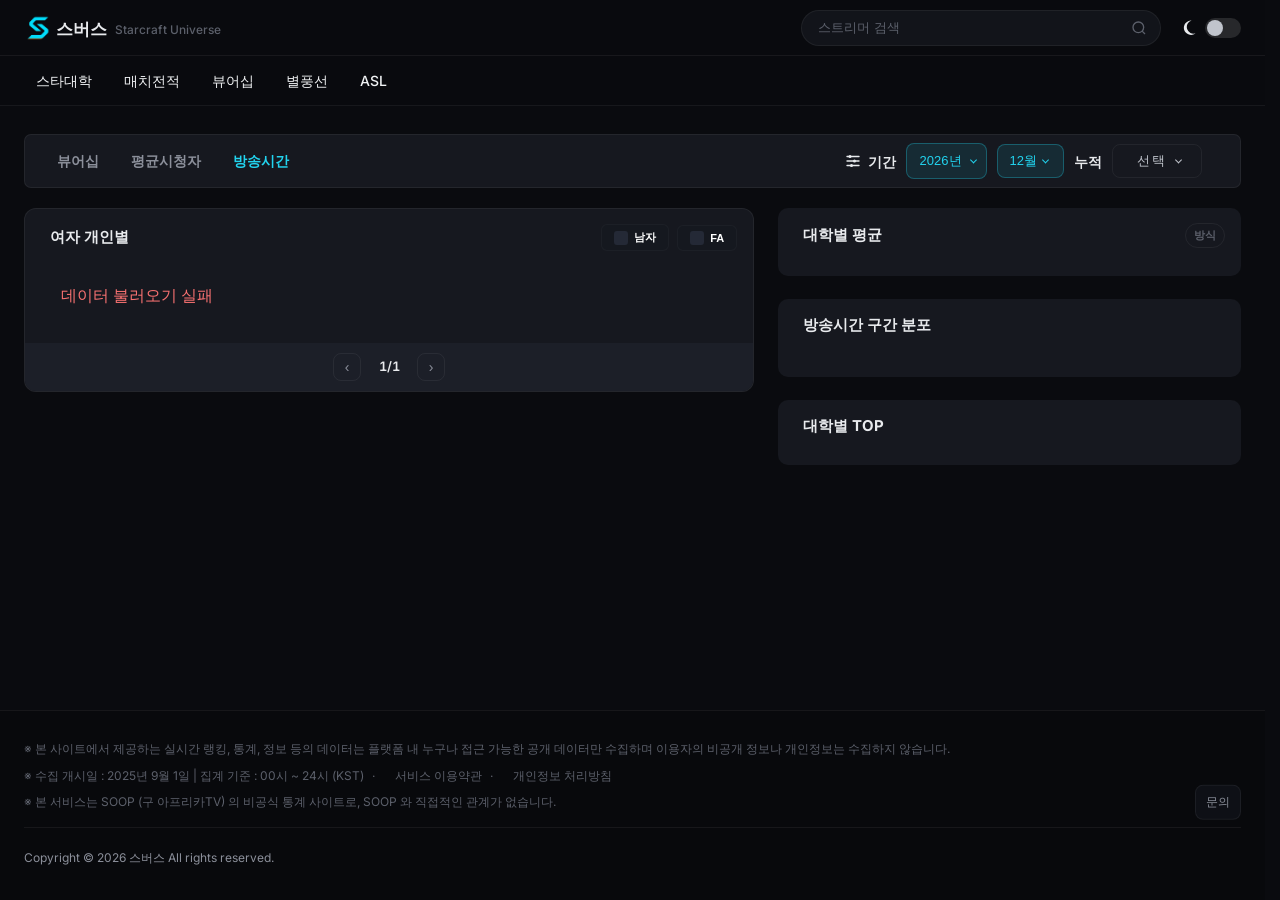
<file: hours.html>
<!DOCTYPE html>
<html lang="ko">
<head>
  <meta charset="UTF-8" />
  <meta name="viewport" content="width=device-width, initial-scale=1.0" />
  <title>방송시간 랭킹 - 스버스</title>
  <link rel="preconnect" href="https://fonts.googleapis.com">
  <link rel="preconnect" href="https://fonts.gstatic.com" crossorigin>
  <link href="https://fonts.googleapis.com/css2?family=Inter:wght@400;500;600;700&display=swap" rel="stylesheet">
  <link rel="stylesheet" href="common.css">
  <link rel="stylesheet" href="period.css">
  <style>
    :root {
      --bg: #0a0b0f;
      --bg-elevated: #12141a;
      --bg-card: #16181f;
      --border: rgba(255, 255, 255, 0.06);
      --text: #e8eaed;
      --text-muted: #8b8f9a;
      --text-dim: #5c606b;
      --cyan: #22d3ee;
      --orange: #f59e0b;
      --header-h: 56px;
      --content-max: 1280px;
    }
    html { scrollbar-gutter: stable; }
    html.light {
      --cyan: #16325c;
      --bg: #f3f4f7;
      --bg-elevated: #ffffff;
      --bg-card: #ffffff;
      --border: rgba(15, 18, 24, 0.1);
      --text: #1a1d24;
      --text-muted: #5c606b;
      --text-dim: #8a8f99;
    }
    * { margin: 0; padding: 0; box-sizing: border-box; }
    body {
      font-family: 'Inter', -apple-system, BlinkMacSystemFont, 'Segoe UI', sans-serif;
      background: var(--bg); color: var(--text);
      min-height: 100vh; line-height: 1.5;
      display: flex; flex-direction: column;
    }
    .main {
      flex: 1; max-width: var(--content-max); width: 100%;
      margin: 0 auto; padding: 28px 24px 40px;
    }
    .page-title { font-size: 20px; font-weight: 700; margin-bottom: 12px; display: none; }

    /* elo 스타일 좌우 분할 및 메인 박스 레이아웃 */
    .rank-layout { display: flex; gap: 24px; align-items: flex-start; }
    .rank-left { width: 60%; flex-shrink: 0; }
    .rank-left .side-box { min-height: auto; height: auto; display: flex; flex-direction: column; }
    .rank-right { width: 40%; display: flex; flex-direction: column; gap: 23px; }

    .side-box {
      background: var(--bg-card); 
      border: none;
      border-radius: 10px;
      overflow: hidden;
    }
    .side-box-header {
      padding: 15px 16px 12px 16px; 
      border-bottom: none; 
      font-size: 15px; 
      font-weight: 700; 
      text-indent: 9px;
    }
    .side-box-body { padding: 8px 0; }

    /* elo 전용 1위 하이라이트 존 스타일 */
    .hero-ranker-zone {
      background: #08111a; border: 1px solid rgba(34,211,238,0.15);
      border-radius: 8px; padding: 12px 16px; display: flex; align-items: center;
      gap: 12px; margin: 0 16px 10px 16px; position: relative; cursor: pointer;
      transition: background 0.15s;
    }
    .hero-ranker-zone:hover { background: rgba(34,211,238,0.08); }
    .hero-ranker-zone.is-first::after {
      content: '1위'; position: absolute; top: -5px; left: -5px;
      background: var(--cyan); color: #000; font-size: 9px; font-weight: 900;
      padding: 2px 6px; border-radius: 4px;
    }
    .hero-avatar { width: 40px; height: 40px; border-radius: 50%; overflow: hidden; border: 1.5px solid var(--cyan); background: #1a1c24; flex-shrink: 0; }
    .hero-avatar img { width: 100%; height: 100%; object-fit: cover; display: block; }
    .hero-meta { display: flex; flex-direction: column; flex: 1; min-width: 0; }
    .hero-meta .p-name { font-size: 14px; font-weight: bold; white-space: nowrap; overflow: hidden; text-overflow: ellipsis; color: var(--text); }
    .hero-meta .c-name { font-size: 11px; color: var(--text-muted); margin-top: 2px; }
    .hero-val { font-size: 15px; font-weight: 800; color: var(--cyan); flex-shrink: 0; display: flex; flex-direction: row; align-items: center; gap: 10px; }

    /* 로딩 애니메이션 및 로딩 중 숨김 처리 */
    @keyframes eloSpin {
      to { transform: rotate(360deg); }
    }
    #eloLoading {
      display: flex;
      min-height: 280px;
      align-items: center;
      justify-content: center;
      flex-direction: column;
      gap: 14px;
      color: var(--text-dim);
      font-size: 14px;
    }
    #eloLoading .elo-spin {
      width: 28px;
      height: 28px;
      border: 2px solid var(--border);
      border-top-color: #22d3ee;
      border-radius: 50%;
      animation: eloSpin 0.8s linear infinite;
    }
    body.viewer-page-loading #rankArea {
      display: none !important;
    }
    .side-item {
      display: flex; align-items: center; justify-content: space-between;
      padding: 8px 16px; font-size: 13px;
    }
    .side-item-name { color: var(--text); font-weight: 500; }
    .side-item-value {
      color: var(--cyan); font-weight: 600; min-width: 100px;
      text-align: right; font-variant-numeric: tabular-nums;
    }
    .crew-row { cursor: pointer; transition: background 0.15s; }
    .crew-row:hover { background: rgba(34, 211, 238, 0.1); }
    .crew-detail { font-size: 12px; color: var(--text-dim); margin-left: 8px; }
    .crew-row:hover .crew-detail { color: #f59e0b; font-weight: 700; }

    /* elo 스타일 랭킹 리스트 (프로그레스 막대 바 포함) */
    .rank-list { 
      list-style: none; 
      display: flex; flex-direction: column; gap: 6px; padding: 0 16px 16px 16px; 
      min-height: auto;
    }
    .rank-item {
      display: flex; justify-content: space-between; align-items: center;
      padding: 8px 12px; border-radius: 8px; position: relative;
      overflow: hidden; background: #07080c; cursor: pointer;
      transition: background 0.15s;
      flex-wrap: nowrap; gap: 0; border-bottom: none;
    }
    .bar-bg {
      position: absolute; top: 0; left: 0; height: 100%;
      background: rgba(34, 211, 238, 0.03); z-index: 1; pointer-events: none;
    }
    .rank-item:hover { background: rgba(34, 211, 238, 0.08); }
    .rank-item.empty {
      min-height: 48px;
      pointer-events: none;
      background: transparent !important;
    }

    .rank-num {
      font-size: 12px; font-weight: bold; color: var(--text-muted); width: 18px; text-align: center; flex-shrink: 0; z-index: 2;
    }
    .rank-item.top-1 .rank-num { color: var(--orange); }
    .rank-item.top-2 .rank-num { color: #c0c0c0; }
    .rank-item.top-3 .rank-num { color: #cd7f32; }

    .avatar {
      width: 30px; height: 30px; border-radius: 50%; overflow: hidden;
      border: 1px solid var(--border); background: #1a1c24; flex-shrink: 0; z-index: 2;
    }
    .avatar img { width: 100%; height: 100%; object-fit: cover; display: block; }

    .rank-info { flex: 1; display: flex; align-items: center; gap: 10px; min-width: 0; z-index: 2; margin-left: 10px; }
    .rank-name-group { display: flex; flex-direction: column; min-width: 0; }
    .rank-name { font-size: 13px; font-weight: 600; color: var(--text); white-space: nowrap; overflow: hidden; text-overflow: ellipsis; }
    .rank-crew { font-size: 11px; color: var(--text-muted); margin-top: 1px; }

    .rank-stat {
      font-size: 13px; font-weight: 700; color: var(--cyan);
      flex-shrink: 0; text-align: right; z-index: 2;
      font-variant-numeric: tabular-nums;
    }

    /* elo 스타일 페이지네이션 */
    #listNav {
      display: flex; align-items: center; justify-content: center; gap: 10px; width: 100%;
      background: #1c1f28; border: none;
      border-radius: 0 0 10px 10px; padding: 10px 16px;
    }
    #listNav .page-btn {
      width: 28px; height: 28px; border-radius: 8px; border: 1px solid var(--border);
      background: transparent; color: var(--text-muted); cursor: pointer; font-size: 14px; line-height: 1;
    }
    #listNav .page-btn:hover:not(:disabled) {
      color: #67e8f9; border-color: rgba(34,211,238,0.35); background: rgba(34,211,238,0.1);
    }
    #listNav .page-btn:disabled { opacity: 0.3; cursor: default; }
    #pageInfo {
      min-width: 36px; text-align: center; font-variant-numeric: tabular-nums; font-size: 13px; color: var(--text); font-weight: 600;
    }

    /* 상세분석 구간 분포 스타일 */
    .row-v4 { display: flex; align-items: center; margin-bottom: 12px; gap: 12px; }
    .row-v4:last-of-type { margin-bottom: 0; }
    .lbl-v4 { width: 88px; flex-shrink: 0; color: #64748b; font-size: 12px; white-space: nowrap; }
    .val-v4 { width: 78px; flex-shrink: 0; text-align: right; font-size: 12px; font-weight: 700; font-variant-numeric: tabular-nums; }
    .cnt-v4 { color: #475569; font-size: 11px; font-weight: 400; }
    .track-v4 { flex: 1; height: 6px; background: #1e293b; border-radius: 2px; overflow: hidden; }
    .fill-v4 {
      height: 100%;
      background-image: linear-gradient(90deg, currentColor 4px, transparent 4px);
      background-size: 6px 100%;
    }
    .dist-median {
      position: relative;
      margin-top: 8px;
      padding-top: 12px;
      border-top: none;
      text-align: center;
      font-size: 12px;
      font-weight: 500;
      color: var(--text-dim);
      cursor: help;
    }
    .dist-median:hover::after {
      content: "구간분포에 FA는 제외됩니다";
      position: absolute;
      left: 50%;
      bottom: calc(100% + 8px);
      transform: translateX(-50%);
      white-space: nowrap;
      padding: 6px 10px;
      background: #16181f;
      border: 1px solid var(--border);
      border-radius: 8px;
      color: var(--text);
      font-size: 12px;
      font-weight: 400;
      z-index: 5;
    }

    .footer {
      margin-top: auto; border-top: 1px solid var(--border);
      background: #08090c; padding: 28px 0 32px;
      overflow: visible;
    }
    .footer-inner {
      max-width: var(--content-max); margin: 0 auto;
      padding: 0 24px;
      font-size: 12px; color: var(--text-dim); line-height: 1.7;
    }
    .footer-inner p { margin-bottom: 6px; }
    .footer-copyright {
      margin-top: 14px; padding-top: 20px;
      border-top: 1px solid var(--border); color: var(--text-muted);
    }
    .footer-doc {
      margin-left: 12px; color: inherit; font-weight: 400; text-decoration: none;
    }
    .footer-doc:hover { font-weight: 700; }
    .footer-dot { margin: 0 8px; }
    .footer-row { position: relative; display: block; padding-right: 88px; }
    .partner-wrap { position: absolute; right: 0; top: 50%; transform: translateY(-50%); margin-top: 0; }
    .partner-btn {
      display: inline-block; padding: 6px 10px; border: 1px solid var(--border);
      border-radius: 8px; background: #0e1016; color: var(--text-muted); font-size: 12px; cursor: pointer; list-style: none;
    }
    .partner-btn::-webkit-details-marker { display: none; }
    .partner-btn:hover { color: #22d3ee; border-color: rgba(34,211,238,0.35); }
    .partner-pop {
      display: none; position: absolute; right: 0; left: auto; bottom: calc(100% + 8px);
      width: 280px; padding: 14px 16px; background: #16181f; border: 1px solid var(--border);
      border-radius: 10px; color: var(--text); font-size: 13px; line-height: 1.7; z-index: 200;
    }
    .partner-wrap[open] .partner-pop { display: block; }
  </style>
</head>
<body class="hours-page-loading">
    <div id="site-top"></div>

  <main class="main">
    <h1 class="page-title">방송시간 랭킹</h1>

    <!-- elo 스타일 상단 메뉴바 (좌측 뷰어십/평균시청자/방송시간, 우측 기간/누적, 업데이트 삭제) -->
    <div class="period-bar">
      <div class="period-tabs">
        <button type="button" class="period-box crew-tab" data-tab="viewer" onclick="location.href='viewer.html'">뷰어십</button>
        <button type="button" class="period-box crew-tab" data-tab="avg" onclick="location.href='avg.html'">평균시청자</button>
        <button type="button" class="period-box crew-tab active" data-tab="hours" onclick="location.href='hours.html'">방송시간</button>
      </div>
      <div class="period-right" style="display: flex; gap: 10px; margin-left: auto; align-items: center;">
        <div class="period-label">
          <span class="period-ico">
            <svg width="18" height="18" viewBox="0 0 24 24" fill="none" stroke="currentColor" stroke-width="1.8" stroke-linecap="round">
              <line x1="4" y1="6" x2="20" y2="6"></line>
              <circle cx="8" cy="6" r="2" fill="currentColor" stroke="none"></circle>
              <line x1="4" y1="12" x2="20" y2="12"></line>
              <circle cx="14" cy="12" r="2" fill="currentColor" stroke="none"></circle>
              <line x1="4" y1="18" x2="20" y2="18"></line>
              <circle cx="10" cy="18" r="2" fill="currentColor" stroke="none"></circle>
            </svg>
          </span>
          기간
        </div>
        <div class="period-month-wrap" id="yearWrap">
          <button type="button" class="period-box year-active" id="yearBtn">2026년</button>
          <div class="period-total-menu" id="yearMenu"></div>
        </div>
        <div class="period-month-wrap" id="monthWrap">
          <button type="button" class="period-box active" id="monthBtn">8월</button>
          <div class="period-total-menu" id="monthMenu"></div>
        </div>
        <div class="period-divider"></div>
        <div class="period-label">누적</div>
        <div class="period-total" id="totalWrap" style="margin-right: 18px;">
          <button type="button" class="period-box dim" id="totalBtn">선택</button>
          <div class="period-total-menu" id="totalMenu">
            <button type="button" data-range="3m">3개월</button>
            <button type="button" data-range="6m">6개월</button>
            <button type="button" data-range="12m">1년</button>
            <button type="button" data-range="last-year">작년</button>
            <button type="button" data-range="this-year">올해</button>
          </div>
        </div>
      </div>
    </div>

    <!-- elo 스타일 좌우 분할 랭킹 영역 -->
    <div class="rank-layout" id="rankArea" style="visibility:hidden;">
      <div class="rank-left">
        <div class="side-box">
          <div class="side-box-header" style="display:flex; align-items:center; justify-content:space-between; gap:10px;">
            <span id="rankTitle">
              여자 개인별
              <span style="font-size:11px; color:var(--text-dim); font-weight:400; margin-left:6px;"></span>
            </span>
            <div class="filter-combination-row" id="faToggleLabel">
              <button type="button" class="combo1-btn" id="menFilterBtn">
                <span class="icon-box"></span>
                <span>남자</span>
              </button>
              <button type="button" class="combo1-btn" id="faFilterBtn">
                <span class="icon-box"></span>
                <span>FA</span>
              </button>
            </div>
          </div>
          
          <div id="heroSlot"></div>
          <ul class="rank-list" id="rankList"></ul>

          <div id="listNav">
            <button type="button" class="page-btn" id="prevPage" aria-label="이전">‹</button>
            <span id="pageInfo">1/1</span>
            <button type="button" class="page-btn" id="nextPage" aria-label="다음">›</button>
          </div>
          <button type="button" id="clearCrewBottomBtn" style="display:none; width:100%; padding:14px; background:#1c1f28; border:1px solid rgba(255,255,255,0.06); border-top:none; border-radius:0 0 14px 14px; color:#22d3ee; font-size:14px; font-weight:500; cursor:pointer;">개인별 전체보기</button>
        </div>
      </div>

      <div class="rank-right">
        <div class="side-box">
          <div class="side-box-header" style="display:flex; align-items:center; justify-content:space-between; position:relative;">
            <span>대학별 평균</span>
            <button type="button" id="crewAvgDetailBtn"
              style="border:1px solid var(--border); background:transparent; color:var(--text-dim); font-size:11px; cursor:pointer; font-weight:600; padding:4px 8px; border-radius:999px;"
              onmouseover="this.style.color='#22d3ee'; this.style.borderColor='rgba(34,211,238,0.35)'; this.style.background='rgba(34,211,238,0.1)'"
              onmouseout="this.style.color='var(--text-dim)'; this.style.borderColor='var(--border)'; this.style.background='transparent'"
            >방식</button>
            <div id="avgMethodPop" style="display:none; position:absolute; right:12px; top:36px; z-index:20; width:260px; padding:12px 14px; background:var(--bg-card); border:1px solid var(--border); border-radius:10px; font-size:12px; color:var(--text-muted); line-height:1.55; font-weight:400;">남자의 데이터를 제공하지만 투트랙을 하는 수장이나 남자크루원 및 메프를 뛰는 교수들등 정확한 평균지표를 구분하기 전까지 '대학별' 평균과 '구간 분포'의 경우에는 남자 스트리머는 제외합니다. 
</div>
          </div>
          <div class="side-box-body" id="crewAvgList"></div>
        </div>

        <div class="side-box">
          <div class="side-box-header">방송시간 구간 분포</div>
          <div id="starChartBars" style="padding:12px 16px 16px;"></div>
        </div>

        <div class="side-box">
          <div class="side-box-header">대학별 TOP</div>
          <div class="side-box-body" id="crewCountList"></div>
        </div>
      </div>
    </div>
  </main>

  <div id="site-bottom"></div>

  <script>
    const DATA_CSV = "https://docs.google.com/spreadsheets/d/1eYeyvdrd07PUmLAUeEXocF2N7wGRsGODqiul9YquAcY/export?format=csv&gid=1588738461";
    const ROSTER_CSV = "https://docs.google.com/spreadsheets/d/1eYeyvdrd07PUmLAUeEXocF2N7wGRsGODqiul9YquAcY/export?format=csv&gid=0";
    const CREW_LOGO = {
      "바스포드": "logo/basford_em.webp",
      "BGM": "logo/bgm_em.webp",
      "흑카데미": "logo/black_em.webp",
      "보신대": "logo/bsu_em.webp",
      "씨나인": "logo/c9_em.webp",
      "캄몬스타즈": "logo/calm_em.webp",
      "츠캄몬스타즈,츠캄": "logo/calm_em.webp",
      "츠캄": "logo/calm_em.webp",
      "DM": "logo/dm_em.webp",
      "드림즈": "logo/dreams_em.webp",
      "드림": "logo/dreams_em.webp",
      "더블비": "logo/dubbleb_em.webp",
      "거성대": "logo/gsu_em.webp",
      "HM": "logo/hm_em.webp",
      "JSA": "logo/jsa_em.webp",
      "정선대": "logo/ju_em.webp",
      "케이대": "logo/ku_em.webp",
      "엠비대": "logo/mbu_em.webp",
      "뉴캣슬": "logo/newcat_em.webp",
      "NSU": "logo/nsu_em.webp",
      "늪지대": "logo/nzu_em.webp",
      "섭이대": "logo/siu_em.webp",
      "철와대": "logo/su_em.webp",
      "우끼끼즈": "logo/ukks_em.webp",
      "MSG": "logo/msg_em.webp",
      "와플대": "logo/waffleu_em.webp",
      "씨나인1": "logo/c91_em.webp",
      "YB": "logo/yb_em.webp",
      "염석대": "logo/yuam_em.webp",
      "학버드": "logo/hak_em.webp",
      "철기중대": "logo/chulgi_em.webp",
      "패션스타": "logo/fstar_em.webp",
      "나사": "logo/nasa_em.webp",
      "ASG": "logo/asg_em.webp",
      "김성여대": "logo/kim_em.webp",
      "캄성여대": "logo/cswu_em.webp",
      "수술대": "logo/ssu_em.webp",
      "신세계": "logo/ssg_em.webp",
      "뽀인구단": "logo/bboin_em.webp",
      "장독대": "logo/jdu_em.webp",
      "이노대": "logo/ino_em.webp", 
      "거사대": "logo/gsu_em.webp", 
      "ASG": "logo/asg_em.webp",
      "방치클럽": "logo/bangchi_em.webp",
      "복덕방": "logo/bdb_em.webp",
      "CP": "logo/cp_em.webp",
      "DP": "logo/dp_em.webp",
      "묵섭대": "logo/mook_em.webp",
      "광수대": "logo/gwangsu_em.webp",
      "캄브릿지": "logo/calmb_em.webp",
      "마종대": "logo/majong_em.webp",
      "TPZ": "logo/tpz_em.webp",
      "범진대": "logo/bj_em.webp",
      "파이스트": "logo/pist_em.webp",
      "미다스공대": "logo/midas2_em.webp",
      "MGS": "logo/mgs_em.webp",
      "라저대": "logo/rthat_em.webp",
      "아마대": "logo/ama_em.webp",
      "츠나대": "logo/tsuna_em.webp",
      "무창클럽": "logo/moo_em.webp",
      "카사대": "logo/casa_em.webp",
      "철거반": "logo/cgb_em.webp",
      "노가다대": "logo/nogada_em.webp",
      "마싯대": "logo/masit_em.webp",
      "점단기": "logo/casa_em.webp",
      "점문예대": "logo/jm_em.webp",
      "라이트클럽": "logo/lightclub_em.webp",
      "고대": "logo/go_em.webp",
      "친박연대": "logo/chinpark_em.webp",
      "철기대": "logo/cgd_em.webp",
      "석사관학교": "logo/seoksa_em.webp",
      "할없녀": "logo/halgirl_em.webp",
      "무친대": "logo/mcu_em.webp",
      "소림사": "logo/sorimsa_em.webp"
    };
    
    const CREW_LOGO_SIZE = {};
    function crewLogo(name) {
      if (!name) return "";
      var n = String(name).replace(/\s+/g, "").trim();
      if (n === "츠캄몬스타즈" || n === "츠캄" || n === "캄몬" || n === "츠캄몬") n = "캄몬스타즈";
      if (CREW_LOGO[n]) return CREW_LOGO[n];
      if (CREW_LOGO[name]) return CREW_LOGO[name];
      const key = Object.keys(CREW_LOGO).find(k => k.toLowerCase() === n.toLowerCase());
      return key ? CREW_LOGO[key] : "";
    }
    
    function parseAirtime(text) {
      const t = (text || "").replace(/"/g, "").replace(/,/g, "").trim();
      if (!t) return 0;
      if (t.indexOf("시간") >= 0) {
        const h = t.match(/(\d+)\s*시간/);
        const m = t.match(/(\d+)\s*분/);
        return (h ? parseInt(h[1], 10) : 0) * 60 + (m ? parseInt(m[1], 10) : 0);
      }
      return parseInt(t.replace(/[^0-9]/g, ""), 10) || 0;
    }

    function formatAirtime(minutes) {
      if (!minutes || minutes <= 0) return "-";
      const h = Math.floor(minutes / 60);
      const m = minutes % 60;
      return h + '<span style="font-size:70%;opacity:0.7;margin-left:1px;position:relative;top:-1px;">시간</span>' +
        '<span style="display:inline-block;width:5px;"></span>' +
        String(m).padStart(2, "0") + '<span style="font-size:70%;opacity:0.7;margin-left:1px;position:relative;top:-1px;">분</span>';
    }

    async function loadData() {
      const eloLoading = document.getElementById("eloLoading");
      const rankArea = document.getElementById("rankArea");
      document.body.classList.add("viewer-page-loading");
      if (eloLoading) eloLoading.style.display = "flex";
      if (rankArea) rankArea.style.display = "none";

      try {
        const rosterRes = await fetch(ROSTER_CSV);
        const rosterText = await rosterRes.text();
        const rosterLines = rosterText.split("\n").map(l => l.trim()).filter(l => l);
        const rosterMap = {};
        for (let i = 1; i < rosterLines.length; i++) {
          const cols = rosterLines[i].match(/(?:[^",]+|"[^"]*")+/g) || [];
          const cleanCols = cols.map(c => c.replace(/^"|"$/g, "").trim());
          const id = (cleanCols[0] || "").trim();
          const name = (cleanCols[1] || "").trim();
          const aliases = (cleanCols[2] || "").split(",").map(function (x) { return x.trim(); }).filter(function (x) { return x; });
          const crew = (cleanCols[4] || "").trim() || "FA";
          if (name) {
            const info = { id: id, crew: crew, gender: (cleanCols[5] || "").trim() };
            rosterMap[name] = info;
            rosterMap[name.replace(/[^가-힣a-zA-Z0-9]/g, "")] = info;
            aliases.forEach(function (al) {
              rosterMap[al] = info;
              rosterMap[al.replace(/[^가-힣a-zA-Z0-9]/g, "")] = info;
            });
          }
        }

        const dataRes = await fetch(DATA_CSV);
        const dataText = await dataRes.text();
        const lines = dataText.split("\n").map(l => l.trim()).filter(l => l);
        let result = [];
        const liveResult = [];
        var _now = new Date();
        var liveYm = _now.getFullYear() * 100 + (_now.getMonth() + 1);
        function rowYm(s) {
          var m = String(s || "").match(/(\d{2,4})\D+(\d{1,2})/);
          if (!m) return 0;
          var y = parseInt(m[1], 10);
          if (y < 100) y += 2000;
          return y * 100 + parseInt(m[2], 10);
        }
        for (let di = 1; di < lines.length; di++) {
          const cols = (function (line) {
            var out = [], cur = "", q = false;
            for (var i = 0; i < line.length; i++) {
              var ch = line[i];
              if (q) {
                if (ch === '"' && line[i + 1] === '"') { cur += '"'; i++; }
                else if (ch === '"') q = false;
                else cur += ch;
              } else if (ch === '"') q = true;
              else if (ch === ",") { out.push(cur); cur = ""; }
              else cur += ch;
            }
            out.push(cur);
            return out;
          })(lines[di]);
          const c = cols.map(function (x) { return x.replace(/^"|"$/g, "").trim(); });
          const name = (c[1] || "").trim();
          if (!name || name === "닉네임") continue;
          var ym = rowYm(c[0]);
          var hit = typeof window.periodHit !== "function" || window.periodHit(c[0]);
          if (!hit && ym !== liveYm) continue;
          const airMinutes = parseAirtime(c[6]);
          const cleanName = name.replace(/[^가-힣a-zA-Z0-9]/g, "");
          const info = rosterMap[name] || rosterMap[cleanName] || { id: "", crew: "FA" };
          const sheetCrew = (c[9] || "").trim();
          if (sheetCrew) info.crew = sheetCrew;
          result.push({
            name: name,
            crew: info.crew,
            id: info.id,
            gender: info.gender || "",
            date: (c[0] || ""),
            airMinutes: airMinutes,
            airText: String(c[6] || "")
          });
        }
        var monthRows = result.slice();
        var merged = {};
        result.forEach(function (item) {
          var k = item.name;
          if (!merged[k]) merged[k] = item;
          else { merged[k].airMinutes += item.airMinutes || 0; }
        });
        result = Object.keys(merged).map(function (k) { return merged[k]; });

        result.sort((a, b) => b.airMinutes - a.airMinutes);
        var liveMerged = {};
        liveResult.forEach(function (item) {
          var k = item.id || item.name;
          if (!liveMerged[k]) liveMerged[k] = item;
          else {
            liveMerged[k].star = (liveMerged[k].star || 0) + (item.star || 0);
            liveMerged[k].viewership = (liveMerged[k].viewership || 0) + (item.viewership || 0);
            liveMerged[k].avgView = (liveMerged[k].avgView || 0) + (item.avgView || 0);
            liveMerged[k].airMinutes = (liveMerged[k].airMinutes || 0) + (item.airMinutes || 0);
          }
        });
        var liveData = Object.keys(liveMerged).map(function (k) { return liveMerged[k]; });
        const originalData = result;
        var hasMetric = originalData.some(function (it) {
          return (it.viewership || it.avgView || it.star || it.airMinutes || 0) > 0;
        });
        var crewSource = hasMetric ? originalData : liveData;
        let showFa = false;
        let showMen = false;
        let selectedCrew = window.keepCrew || null;
        let listPage = 0;
        const PAGE_SIZE = 25;

        function getFilteredData() {
          let data = originalData.slice();
          if (!showFa) data = data.filter(item => item.crew !== "FA");
          if (!showMen) data = data.filter(item => (item.gender || "")[0] !== "남");
          if (selectedCrew) data = data.filter(item => item.crew === selectedCrew);
          return data;
        }

        function renderCrewAvg() {
          var p = window.getPeriod && window.getPeriod();
          var divN = 1;
          if (p && p.range === "3m") divN = 3;
          else if (p && p.range === "6m") divN = 6;
          else if (p && p.range === "12m") divN = 12;
          else if (p && p.range === "this-year") divN = new Date().getMonth() + 1;
          else if (p && p.range === "last-year") divN = 12;
          var by = {};
          (typeof monthRows !== "undefined" ? monthRows : originalData).forEach(function (item) {
            if (item.crew === "FA" || !item.crew) return;
            if ((item.gender || "")[0] !== "여") return;
            if (!item.airMinutes || item.airMinutes <= 0) return;
            var crew = item.crew;
            if (divN > 1) {
              if (crew === "츠캄몬스타즈" || crew === "츠캄" || crew === "캄몬" || crew === "츠캄 몬스타즈") crew = "캄몬스타즈";
              if (crew === "드림") crew = "드림즈";
            }
            var ym = item.date || "";
            var k = crew + "\t" + ym;
            if (!by[k]) by[k] = { crew: crew, total: 0, count: 0 };
            by[k].total += item.airMinutes;
            by[k].count += 1;
          });
          var crewSum = {};
          Object.keys(by).forEach(function (k) {
            var x = by[k];
            if (!crewSum[x.crew]) crewSum[x.crew] = { sum: 0, count: 0, months: 0 };
            crewSum[x.crew].sum += x.total / x.count;
            crewSum[x.crew].count = x.count;
            crewSum[x.crew].months += 1;
          });
          const avgList = Object.keys(crewSum).map(function (name) {
            return { name: name, avg: Math.round(crewSum[name].sum / (crewSum[name].months || 1)), count: crewSum[name].count || 0 };
          })
            .sort((a, b) => b.avg - a.avg);
          const box = document.getElementById("crewAvgList");
          if (!box) return;
          box.innerHTML = "";
          avgList.forEach((item, index) => {
            const rank = index + 1;
            let rankColor = "var(--text-dim)";
            if (rank === 1) rankColor = "#f59e0b";
            else if (rank === 2) rankColor = "#a78bfa";
            else if (rank === 3) rankColor = "#34d399";
            const div = document.createElement("div");
            div.className = "side-item crew-row";
            div.innerHTML = `
              <div style="display:flex; align-items:center; gap:8px; min-width:0;">
                <span style="width:18px; color:${rankColor}; font-size:12px; font-weight:700;">${rank}</span>
                <span class="side-item-name" style="display:inline-flex; align-items:center;">
                  <span style="width:22px;height:22px;display:inline-flex;align-items:center;justify-content:center;flex-shrink:0;margin-right:6px;">
                    <img src="${crewLogo(item.name)}" alt="" style="max-width:${CREW_LOGO_SIZE[item.name] || 24}px;max-height:${CREW_LOGO_SIZE[item.name] || 24}px;object-fit:contain;" onerror="this.style.display='none'">
                  </span>
                  ${item.name}
                </span>
                <span style="font-size:11px; color:var(--text-dim);">${divN === 1 && item.count ? item.count + "명" : ""}</span>
              </div>
              <div style="display:flex; align-items:center;">
                <span class="side-item-value">${formatAirtime(item.avg)}</span>
                <span class="crew-detail">상세</span>
              </div>`;
            div.addEventListener("click", () => {
              selectedCrew = item.name; window.keepCrew = item.name;
              const title = document.getElementById("rankTitle");
              if (title) title.textContent = item.name;
              const bottomBtn = document.getElementById("clearCrewBottomBtn");
              if (bottomBtn) bottomBtn.style.display = "block";
              const moreBtn = document.getElementById("moreBtn");
              if (moreBtn) moreBtn.style.borderRadius = "0";
              const crewBox = document.getElementById("crewCountList");
              if (crewBox && crewBox.parentElement) crewBox.parentElement.style.display = "none";
              const faWrap = document.getElementById("faToggleLabel");
              if (faWrap) faWrap.style.display = "none";
              resetAndRender();
              window.scrollTo({ top: 0, behavior: "smooth" });
            });
            box.appendChild(div);
          });
        }

        function renderCrewCount() {
          const crewMap = {};
          originalData.forEach(item => {
            if (item.crew === "FA" || !item.crew) return;
            if ((item.gender || "")[0] !== "여") return;
            if (!item.airMinutes || item.airMinutes <= 0) return;
            if (!crewMap[item.crew]) crewMap[item.crew] = { topId: "", topName: "", topVal: -1 };
            if (item.airMinutes > crewMap[item.crew].topVal) {
              crewMap[item.crew].topVal = item.airMinutes;
              crewMap[item.crew].topId = item.id || "";
              crewMap[item.crew].topName = item.name || "";
            }
          });
          const list = Object.entries(crewMap)
            .map(([name, data]) => ({ crew: name, topId: data.topId, topName: data.topName, topVal: data.topVal }))
            .sort((a, b) => b.topVal - a.topVal);
          const box = document.getElementById("crewCountList");
          if (!box) return;
          box.innerHTML = "";
          list.forEach((item, index) => {
            const rank = index + 1;
            let rankColor = "var(--text-dim)";
            if (rank === 1) rankColor = "#f59e0b";
            else if (rank === 2) rankColor = "#a78bfa";
            else if (rank === 3) rankColor = "#34d399";
            const imgUrl = item.topId
              ? `https://stimg.sooplive.com/LOGO/${item.topId.substring(0,2).toLowerCase()}/${item.topId}/${item.topId}.jpg`
              : "";
            const div = document.createElement("div");
            div.className = "side-item";
            div.innerHTML = `
              <div style="display:flex; align-items:center; gap:8px; min-width:0;">
                <span style="width:18px; color:${rankColor}; font-size:12px; font-weight:700;">${rank}</span>
                <div class="avatar" style="width:24px; height:24px;">
                  <img src="${imgUrl}" alt="" onerror="this.style.display='none'">
                </div>
                <span class="side-item-name" style="overflow:hidden; text-overflow:ellipsis; white-space:nowrap;">${item.topName}</span>
                <span style="font-size:11px; color:var(--text-dim);">${item.crew}</span>
              </div>
              <span class="side-item-value">${formatAirtime(item.topVal)}</span>`;
            box.appendChild(div);
          });
        }

        function renderStarChart() {
          const ranges = [
            { label: "200시간 이상", min: 200 * 60, max: Infinity, color: "#22d3ee" },
            { label: "160~200시간", min: 160 * 60, max: 200 * 60 - 1, color: "#a78bfa" },
            { label: "120~160시간", min: 120 * 60, max: 160 * 60 - 1, color: "#f472b6" },
            { label: "80~120시간", min: 80 * 60, max: 120 * 60 - 1, color: "#fbbf24" },
            { label: "40~80시간", min: 40 * 60, max: 80 * 60 - 1, color: "#34d399" },
            { label: "40시간 미만", min: 0, max: 40 * 60 - 1, color: "#64748b" }
          ];
          var p = window.getPeriod && window.getPeriod();
          var divN = 1;
          if (p && p.range === "3m") divN = 3;
          else if (p && p.range === "6m") divN = 6;
          else if (p && p.range === "12m") divN = 12;
          else if (p && p.range === "this-year") divN = new Date().getMonth() + 1;
          else if (p && p.range === "last-year") divN = 12;
          const data = originalData.filter(item => item.crew !== "FA" && item.airMinutes > 0 && (item.gender || "")[0] === "여").map(function (item) {
            return { airMinutes: Math.round((item.airMinutes || 0) / divN) };
          }).filter(function (item) { return item.airMinutes > 0; });

          const counts = ranges.map(r => ({
            ...r,
            count: data.filter(item => item.airMinutes >= r.min && item.airMinutes <= r.max).length
          })).filter(r => r.count > 0);
          const total = counts.reduce((sum, r) => sum + r.count, 0);
          if (total === 0) return;
          const maxCount = Math.max(...counts.map(r => r.count));
          const box = document.getElementById("starChartBars");
          if (!box) return;
          const sorted = data.map(item => item.airMinutes).sort((a, b) => a - b);
          let median = 0;
          if (sorted.length > 0) {
            const mid = Math.floor(sorted.length / 2);
            median = sorted.length % 2 === 0
              ? Math.round((sorted[mid - 1] + sorted[mid]) / 2)
              : sorted[mid];
          }
          box.innerHTML = counts.map(r => {
            const pct = Math.round((r.count / total) * 100);
            const widthPct = Math.round((r.count / maxCount) * 100);
            return '<div class="row-v4">' +
              '<div class="lbl-v4">' + r.label + '</div>' +
              '<div class="track-v4"><div class="fill-v4" style="width:' + widthPct + '%;color:' + r.color + ';"></div></div>' +
              '<div class="val-v4" style="color:' + r.color + ';"><span class="pct-v4">' + pct + '%</span><span class="cnt-v4">(' + r.count + '명)</span></div></div>';
          }).join("") + '<div class="dist-median">중위값 ' + median.toLocaleString() + '명</div>';
        }

        function renderMore() {
          const heroBox = document.getElementById("heroSlot");
          const list = document.getElementById("rankList");
          if (heroBox) heroBox.innerHTML = "";

          const data = getFilteredData();
          const maxPage = Math.max(1, Math.ceil(data.length / PAGE_SIZE));
          if (listPage > maxPage - 1) listPage = maxPage - 1;
          if (listPage < 0) listPage = 0;
          const start = listPage * PAGE_SIZE;
          const pageRows = data.slice(start, start + PAGE_SIZE);

          const absoluteMaxVal = (data.length > 0) ? data[0].airMinutes : 1;
          list.innerHTML = "";

          if (!hasMetric || !data.length) {
            list.innerHTML = '<li style="padding:28px 16px;color:var(--text-muted);text-align:center;">데이터가 없습니다</li>';
            var navEmpty = document.getElementById("listNav");
            if (navEmpty) navEmpty.style.display = "none";
            return;
          }

          // 1페이지일 때 1위를 독립 hero 박스로 분리 표시
          if (listPage === 0 && pageRows.length > 0 && heroBox) {
            const hero = pageRows[0];
            const hImg = hero.id ? `https://stimg.sooplive.com/LOGO/${hero.id.substring(0,2).toLowerCase()}/${hero.id}/${hero.id}.jpg` : "";
            heroBox.innerHTML = `
              <div class="hero-ranker-zone is-first" onclick="if('${hero.id}') location.href='profile.html?id=${encodeURIComponent(hero.id)}'">
                <div class="hero-avatar"><img src="${hImg}" onerror="this.style.display='none'"></div>
                <div class="hero-meta">
                  <span class="p-name">${hero.name}</span>
                  <span class="c-name">${hero.crew || "FA"}</span>
                </div>
                <div class="hero-val">
                  <span>${hero.airMinutes ? formatAirtime(hero.airMinutes) : "-"}</span>
                </div>
              </div>
            `;
          }

          const listRows = listPage === 0 ? pageRows.slice(1) : pageRows;
          listRows.forEach((item, index) => {
            const rank = start + (listPage === 0 ? index + 2 : index + 1);
            const imgUrl = item.id
              ? `https://stimg.sooplive.com/LOGO/${item.id.substring(0,2).toLowerCase()}/${item.id}/${item.id}.jpg`
              : "";
            const li = document.createElement("li");
            li.className = "rank-item" + (rank === 1 ? " top-1" : rank === 2 ? " top-2" : rank === 3 ? " top-3" : "");
            
            const valNum = item.airMinutes || 0;
            const percent = Math.max(8, Math.min(100, Math.round((valNum / absoluteMaxVal) * 100)));

            li.innerHTML = `
              <div class="bar-bg" style="width: ${percent}%;"></div>
              <span class="rank-num">${rank}</span>
              <div class="avatar"><img src="${imgUrl}" alt="" onerror="this.style.display='none'"></div>
              <div class="rank-info">
                <div class="rank-name-group">
                  <div class="rank-name">${item.name}</div>
                  <div class="rank-crew">${item.crew}</div>
                </div>
              </div>
              <div class="rank-stat">${item.airMinutes ? formatAirtime(item.airMinutes) : "-"}</div>`;
            list.appendChild(li);
          });

          var nav = document.getElementById("listNav");
          if (selectedCrew || data.length <= PAGE_SIZE) {
            if (nav) nav.style.display = "none";
          } else {
            if (nav) nav.style.display = "flex";
            var emptyCount = PAGE_SIZE - pageRows.length;
            for (var e = 0; e < emptyCount; e++) {
              var empty = document.createElement("li");
              empty.className = "rank-item empty";
              empty.innerHTML = '<span class="rank-num"></span><div class="avatar" style="border-color:transparent;background:transparent;"></div><div class="rank-info"></div><div class="rank-stat"></div>';
              list.appendChild(empty);
            }
            const info = document.getElementById("pageInfo");
            const prevBtn = document.getElementById("prevPage");
            const nextBtn = document.getElementById("nextPage");
            if (info) info.textContent = (listPage + 1) + "/" + maxPage;
            if (prevBtn) prevBtn.disabled = listPage <= 0;
            if (nextBtn) nextBtn.disabled = listPage >= maxPage - 1;
          }
        }

        window.clearCrewFilter = function() {
          selectedCrew = null; window.keepCrew = null;
          const title = document.getElementById("rankTitle");
          if (title) title.innerHTML = '여자 개인별 <span style="font-size:11px; color:var(--text-dim); font-weight:400; margin-left:6px;"></span>';
          const bottomBtn = document.getElementById("clearCrewBottomBtn");
          if (bottomBtn) bottomBtn.style.display = "none";
          const moreBtn = document.getElementById("moreBtn");
          if (moreBtn) moreBtn.style.borderRadius = "0 0 14px 14px";
          const crewBox = document.getElementById("crewCountList");
          if (crewBox && crewBox.parentElement) crewBox.parentElement.style.display = "";
          const faWrap = document.getElementById("faToggleLabel");
          if (faWrap) faWrap.style.display = "flex";
          resetAndRender();
        };

        function resetAndRender() {
          listPage = 0;
          document.getElementById("rankList").innerHTML = "";
          renderMore();
          renderCrewAvg();
          renderStarChart();
          renderCrewCount();
        }

        resetAndRender();
        document.getElementById("rankArea").style.visibility = "visible";

        const prevBtn = document.getElementById("prevPage");
        const nextBtn = document.getElementById("nextPage");
        function goListTop() {
          var el = document.getElementById("rankTitle") || document.getElementById("rankArea");
          if (!el) return;
          var y = el.getBoundingClientRect().top + window.scrollY - 120;
          window.scrollTo({ top: Math.max(0, y), behavior: "smooth" });
        }
        if (prevBtn) prevBtn.addEventListener("click", function () {
          if (listPage > 0) { listPage--; renderMore(); goListTop(); }
        });
        if (nextBtn) nextBtn.addEventListener("click", function () {
          listPage++;
          renderMore();
          goListTop();
        });
        const clearCrewBottomBtn = document.getElementById("clearCrewBottomBtn");
        if (clearCrewBottomBtn) clearCrewBottomBtn.addEventListener("click", clearCrewFilter);

        const crewAvgDetailBtn = document.getElementById("crewAvgDetailBtn");
        if (crewAvgDetailBtn) {
          crewAvgDetailBtn.addEventListener("click", () => {
            var pop = document.getElementById("avgMethodPop");
            if (pop) pop.style.display = pop.style.display === "block" ? "none" : "block";
            var head = crewAvgDetailBtn.parentElement;
            if (head && !head.getAttribute("data-avg-leave")) {
              head.setAttribute("data-avg-leave", "1");
              head.addEventListener("mouseleave", function () {
                if (pop) pop.style.display = "none";
              });
            }
          });
        }

        document.querySelectorAll(".period-months .period-box").forEach(btn => {
          btn.addEventListener("click", () => {
            document.querySelectorAll(".period-months .period-box").forEach(b => b.classList.remove("active"));
            btn.classList.add("active");
          });
        });
        document.querySelectorAll(".period-range .period-box").forEach(btn => {
          btn.addEventListener("click", () => {
            document.querySelectorAll(".period-range .period-box").forEach(b => b.classList.remove("active"));
            btn.classList.add("active");
          });
        });

        var menBtn = document.getElementById("menFilterBtn");
        var faBtn = document.getElementById("faFilterBtn");
        if (menBtn) {
          menBtn.classList.toggle("active", showMen);
          menBtn.addEventListener("click", function () {
            showMen = !showMen;
            menBtn.classList.toggle("active", showMen);
            resetAndRender();
          });
        }
        if (faBtn) {
          faBtn.classList.toggle("active", showFa);
          faBtn.addEventListener("click", function () {
            showFa = !showFa;
            faBtn.classList.toggle("active", showFa);
            resetAndRender();
          });
        }
      } catch (err) {
        document.getElementById("rankList").innerHTML = "<li style='padding:20px;color:#f87171;'>데이터 불러오기 실패</li>";
        console.error(err);
      } finally {
        document.body.classList.remove("viewer-page-loading");
        const eloLoading = document.getElementById("eloLoading");
        const rankArea = document.getElementById("rankArea");
        if (eloLoading) eloLoading.style.display = "none";
        if (rankArea) {
          rankArea.style.display = "flex";
          rankArea.style.visibility = "visible";
        }
      }
    }
    window.onPeriodChange = function () { loadData(); };
    loadData();
  </script>
  <script src="common.js"></script>
  <script src="period.js"></script>
</body>
</html>
</file>
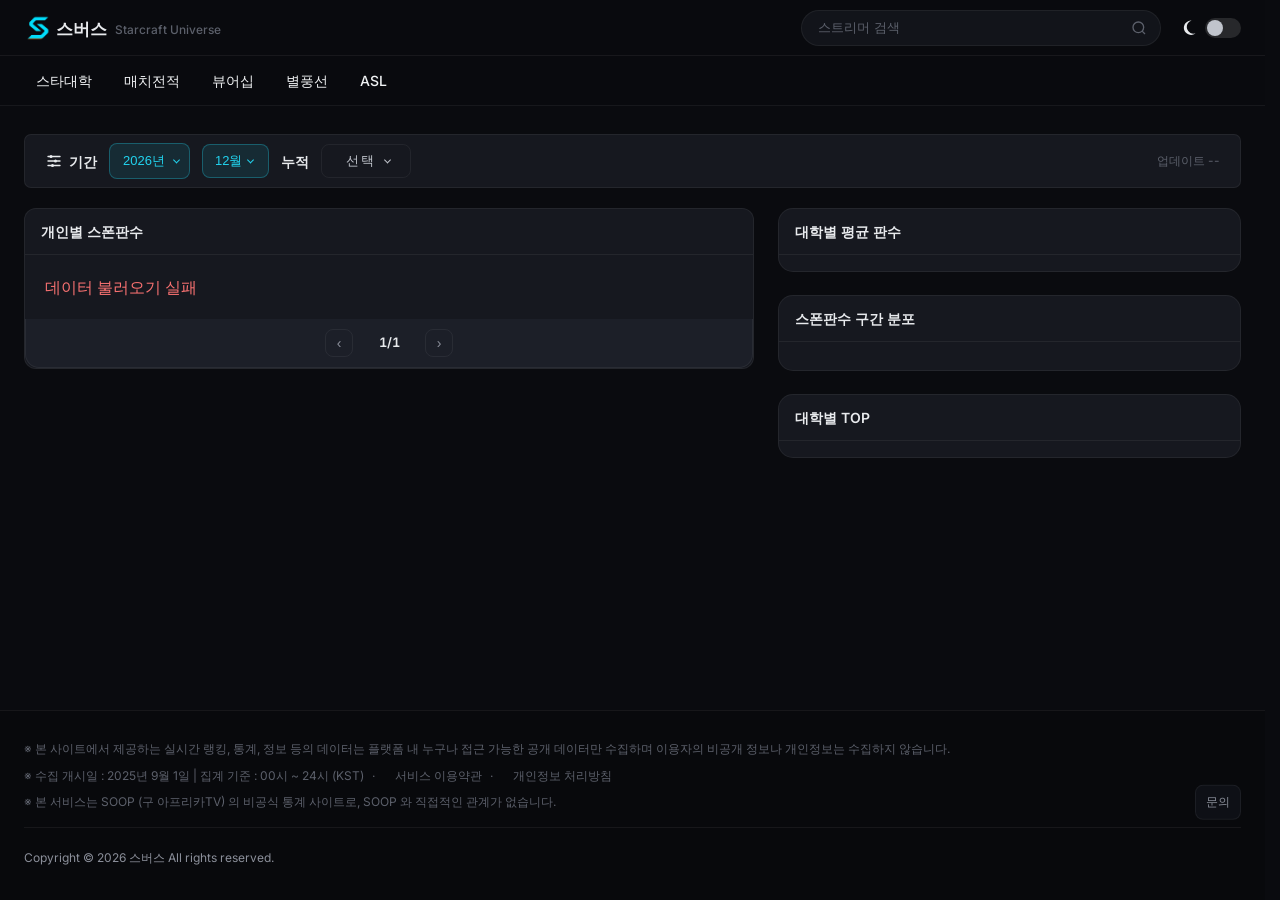
<file: match.html>
<!DOCTYPE html>
<html lang="ko">
<head>
  <meta charset="UTF-8" />
  <meta name="viewport" content="width=device-width, initial-scale=1.0" />
  <title>스폰판수 랭킹 - 스버스</title>
  <link rel="preconnect" href="https://fonts.googleapis.com">
  <link rel="preconnect" href="https://fonts.gstatic.com" crossorigin>
  <link href="https://fonts.googleapis.com/css2?family=Inter:wght@400;500;600;700&display=swap" rel="stylesheet">
  <link rel="stylesheet" href="common.css">
  <link rel="stylesheet" href="period.css">
  <style>
    :root {
      --bg: #0a0b0f;
      --bg-elevated: #12141a;
      --bg-card: #16181f;
      --border: rgba(255, 255, 255, 0.06);
      --text: #e8eaed;
      --text-muted: #8b8f9a;
      --text-dim: #5c606b;
      --cyan: #22d3ee;
      --orange: #f59e0b;
      --radius: 14px;
      --header-h: 56px;
      --content-max: 1280px;
    }
    html { scrollbar-gutter: stable; }
    html.light {
      --cyan: #16325c;
      --bg: #f3f4f7;
      --bg-elevated: #ffffff;
      --bg-card: #ffffff;
      --border: rgba(15, 18, 24, 0.1);
      --text: #1a1d24;
      --text-muted: #5c606b;
      --text-dim: #8a8f99;
    }
    html.light .header,
    html.light .sub-nav {
      background: rgba(243, 244, 247, 0.9);
    }
    html.light .footer { background: #eceef2; }
    html.light .search-drop,
    html.light .partner-pop { background: #ffffff; }
    html.light .fa-switch-slider { background: rgba(0,0,0,0.18); }
    .theme-icon {
      display: flex;
      align-items: center;
      justify-content: center;
      width: 22px;
      height: 22px;
      color: var(--text);
      flex-shrink: 0;
    }
    .theme-icon svg { width: 20px; height: 20px; display: block; }
    .theme-sun { display: none !important; }
    .theme-moon { display: block !important; }
    html.light .theme-moon { display: none !important; }
    html.light .theme-sun { display: block !important; }
    .fa-switch-wrap {
      display: flex; align-items: center; gap: 6px;
      cursor: pointer; flex-shrink: 0; user-select: none;
    }
    .fa-switch-input { display: none; }
    .fa-switch-slider {
      width: 36px; height: 20px; background: rgba(255,255,255,0.12);
      border-radius: 999px; position: relative;
    }
    .fa-switch-slider::before {
      content: ""; position: absolute; top: 2px; left: 2px;
      width: 16px; height: 16px; background: #c0c4cc; border-radius: 50%;
      transition: transform 0.15s, background 0.15s;
    }
    .fa-switch-input:checked + .fa-switch-slider { background: rgba(245,158,11,0.35); }
    .fa-switch-input:checked + .fa-switch-slider::before {
      transform: translateX(16px); background: #f59e0b;
    }
    * { margin: 0; padding: 0; box-sizing: border-box; }
    body {
      font-family: 'Inter', -apple-system, BlinkMacSystemFont, 'Segoe UI', sans-serif;
      background: var(--bg);
      color: var(--text);
      min-height: 100vh;
      line-height: 1.5;
      display: flex;
      flex-direction: column;
    }
    .header {
      position: sticky; top: 0; z-index: 100;
      height: var(--header-h);
      background: rgba(10, 11, 15, 0.85);
      backdrop-filter: blur(16px);
      border-bottom: 1px solid var(--border);
      display: flex; justify-content: center;
    }
    .header-inner {
      max-width: var(--content-max); width: 100%;
      display: flex; align-items: center;
      padding: 0 24px; gap: 16px;
    }
        .logo {
      display: flex; align-items: center; gap: 4px;
      text-decoration: none; color: var(--text); font-weight: 700; font-size: 17px; flex-shrink: 0;
      line-height: 1;
    }
    .logo img {
      width: 28px;
      height: 28px;
      border-radius: 4px;
      display: block;
      position: relative;
      top: 0;
    }
    .logo-text {
      display: flex;
      align-items: center;
      position: relative;
      top: 2px;
    }
    .logo-sub {
      font-size: 70%;
      font-weight: 500;
      color: var(--text-dim);
      margin-left: 8px;
    }
    .search-wrap {
      flex: 1; max-width: 360px; margin-left: auto; position: relative;
    }
    .search-input {
      width: 100%; height: 36px;
      background: var(--bg-elevated);
      border: 1px solid var(--border);
      border-radius: 999px;
      padding: 0 40px 0 16px;
      color: var(--text); font-size: 13px; outline: none;
    }
    .search-input::placeholder { color: var(--text-dim); }
    .search-icon {
      position: absolute; right: 14px; top: 50%;
      transform: translateY(-50%); color: var(--text-dim); pointer-events: none;
    }
    .search-drop {
      display: none; position: absolute; top: 42px; left: 0; right: 0;
      background: #16181f; border: 1px solid var(--border); border-radius: 12px;
      max-height: 280px; overflow: auto; z-index: 120;
    }
    .search-drop.open { display: block; }
    .search-item {
      display: flex; align-items: center; gap: 10px;
      padding: 8px 12px; cursor: pointer; font-size: 13px;
    }
    .search-item:hover { background: rgba(34,211,238,0.1); }
    .search-item img {
      width: 28px; height: 28px; border-radius: 50%; object-fit: cover; background: #1a1c24;
    }
    .search-item small { color: var(--text-dim); margin-left: auto; }
    .icon-btn {
      width: 34px; height: 34px;
      display: flex; align-items: center; justify-content: center;
      border-radius: 8px; border: none; background: transparent;
      color: var(--text-muted); cursor: pointer;
    }
    .main {
      flex: 1; max-width: var(--content-max);
      width: 100%; margin: 0 auto;
      padding: 28px 24px 40px;
    }
    .page-title { font-size: 20px; font-weight: 700; margin-bottom: 12px; }
    .period-bar {
      display: flex;
      align-items: center;
      gap: 10px;
      margin-bottom: 20px;
      flex-wrap: wrap;
      padding: 10px 14px;
      background: var(--bg-card);
      border: 1px solid var(--border);
      border-radius: 14px;
    }
    .period-label {
      font-size: 14px;
      font-weight: 600;
      color: var(--text);
      flex-shrink: 0;
    }
    .period-divider {
      width: 1px;
      height: 32px;
      background: rgba(255, 255, 255, 0.12);
      margin: 0 1px 0 12px;
      flex-shrink: 0;
      align-self: center;
    }
    .period-year,
    .period-months,
    .period-range {
      display: flex;
      align-items: center;
      gap: 6px;
    }
    .period-box {
      min-width: 32px;
      height: 32px;
      padding: 0 8px;
      border: 1px solid var(--border);
      background: transparent;
      color: var(--text-dim);
      border-radius: 8px;
      font-size: 13px;
      cursor: pointer;
      display: flex;
      align-items: center;
      justify-content: center;
      gap: 8px;
    }
    .period-box:hover {
      color: var(--text);
      background: rgba(255,255,255,0.06);
    }
    .period-box.active,
    .period-box.year-active {
      color: #22d3ee;
      background: rgba(34, 211, 238, 0.1);
      border-color: rgba(34, 211, 238, 0.3);
    }
    .year-arrow { font-size: 14px; line-height: 1; opacity: 0.85; }
    .rank-list { list-style: none; overflow: hidden; }
    .rank-item {
      display: flex; align-items: center; gap: 12px;
      padding: 7px 16px; border-bottom: none;
    }
    .rank-item:nth-child(odd) { background: rgba(255,255,255,0.015); }
    .rank-item:nth-child(even) { background: transparent; }
    .rank-item:hover { background: rgba(34,211,238,0.08); }
    .rank-num {
      width: 22px; font-size: 13px; font-weight: 600;
      color: var(--text-dim); text-align: center; flex-shrink: 0;
    }
    .rank-item.top-1 .rank-num { color: var(--orange); }
    .rank-item.top-2 .rank-num { color: #c0c0c0; }
    .rank-item.top-3 .rank-num { color: #cd7f32; }
    .avatar {
      width: 34px; height: 34px; border-radius: 50%;
      overflow: hidden; border: 1px solid var(--border); background: #1a1c24; flex-shrink: 0;
    }
    .avatar img { width: 100%; height: 100%; object-fit: cover; }
    .rank-info { flex: 1; display: flex; align-items: center; gap: 8px; min-width: 0; }
    .rank-name { font-size: 13px; font-weight: 600; }
    .rank-crew { font-size: 12px; color: var(--text-dim); }
    .rank-stat {
      font-size: 13px; font-weight: 600; color: var(--cyan);
      flex-shrink: 0; text-align: right;
      min-width: 130px; font-variant-numeric: tabular-nums;
      line-height: 1;
    }
    .rank-stat span span {
      font-size: 70%;
      opacity: 0.7;
      line-height: 1;
    }
    #listNav {
      display: flex;
      align-items: center;
      justify-content: center;
      gap: 10px;
      width: 100%;
      background: #1c1f28;
      border: 1px solid rgba(255,255,255,0.06);
      border-top: none;
      border-radius: 0 0 14px 14px;
      padding: 10px 16px;
    }
    #listNav .page-btn {
      width: 28px;
      height: 28px;
      border-radius: 8px;
      border: 1px solid var(--border);
      background: transparent;
      color: var(--text-muted);
      cursor: pointer;
      font-size: 14px;
      line-height: 1;
    }
    #listNav .page-btn:hover:not(:disabled) {
      color: #67e8f9;
      border-color: rgba(34,211,238,0.35);
      background: rgba(34,211,238,0.1);
    }
    #listNav .page-btn:disabled {
      opacity: 0.3;
      cursor: default;
    }
    #pageInfo {
      width: 52px;
      min-width: 52px;
      text-align: center;
      font-size: 13px;
      font-weight: 600;
      color: var(--text);
      font-variant-numeric: tabular-nums;
      display: inline-block;
    }
    .rank-item.empty {
      min-height: 48px;
      pointer-events: none;
      background: transparent !important;
    }
    #listNav #moreBtn,
    #listNav #foldBtn {
      width: 100%;
      padding: 12px 16px;
      margin: 0;
      background: transparent;
      border: none;
      color: #22d3ee;
      font-size: 13px;
      font-weight: 500;
      cursor: pointer;
    }
    #listNav #foldBtn { color: #8b8f9a; }
    #listNav #moreBtn:hover,
    #listNav #foldBtn:hover {
      color: #67e8f9;
      font-weight: 700;
    }
    .footer {
      margin-top: auto; border-top: 1px solid var(--border);
      background: #08090c; padding: 28px 0 32px;
      overflow: visible;
    }
    .footer-inner {
      max-width: var(--content-max); margin: 0 auto;
      padding: 0 24px;
      font-size: 12px; color: var(--text-dim); line-height: 1.7;
    }
    .footer-inner p { margin-bottom: 6px; }
    .footer-copyright {
      margin-top: 14px; padding-top: 20px;
      border-top: 1px solid var(--border); color: var(--text-muted);
    }
    .footer-doc {
      margin-left: 12px;
      color: inherit;
      font-weight: 400;
      text-decoration: none;
    }
    .footer-doc:hover { font-weight: 700; }
    .footer-dot { margin: 0 8px; }
    .footer-row {
      position: relative;
      display: block;
      padding-right: 88px;
    }
    .partner-wrap {
      position: absolute;
      right: 0;
      top: 50%;
      transform: translateY(-50%);
      margin-top: 0;
    }
    .partner-btn {
      display: inline-block;
      padding: 6px 10px;
      border: 1px solid var(--border);
      border-radius: 8px;
      background: #0e1016;
      color: var(--text-muted);
      font-size: 12px;
      cursor: pointer;
      list-style: none;
    }
    .partner-btn::-webkit-details-marker { display: none; }
    .partner-btn:hover { color: #22d3ee; border-color: rgba(34,211,238,0.35); }
    .partner-pop {
      display: none;
      position: absolute;
      right: 0;
      left: auto;
      bottom: calc(100% + 8px);
      width: 280px;
      padding: 14px 16px;
      background: #16181f;
      border: 1px solid var(--border);
      border-radius: 10px;
      color: var(--text);
      font-size: 13px;
      line-height: 1.7;
      z-index: 200;
    }
    .partner-wrap[open] .partner-pop { display: block; }
    .footer-doc {
      margin-left: 12px;
      color: inherit;
      font-weight: 400;
      text-decoration: none;
    }
    .footer-doc:hover { font-weight: 700; }
    .footer-dot { margin: 0 8px; }
    .footer-row {
      position: relative;
      display: block;
      padding-right: 88px;
    }
    .partner-wrap {
      position: absolute;
      right: 0;
      top: 50%;
      transform: translateY(-50%);
      margin-top: 0;
    }
    .partner-btn {
      display: inline-block;
      padding: 6px 10px;
      border: 1px solid var(--border);
      border-radius: 8px;
      background: #0e1016;
      color: var(--text-muted);
      font-size: 12px;
      cursor: pointer;
    }
    .partner-btn:hover { color: #22d3ee; border-color: rgba(34,211,238,0.35); }
    .partner-pop {
      display: none;
      position: absolute;
      left: 0;
      bottom: calc(100% + 8px);
      width: 280px;
      padding: 14px 16px;
      background: #16181f;
      border: 1px solid var(--border);
      border-radius: 10px;
      color: var(--text);
      font-size: 13px;
      line-height: 1.7;
      z-index: 20;
    }
    .partner-wrap:hover .partner-pop { display: block; }
    .rank-layout { display: flex; gap: 24px; align-items: flex-start; }
    .rank-left { width: 60%; flex-shrink: 0; }
    .rank-right { width: 40%; display: flex; flex-direction: column; gap: 23px; }
    .side-box {
      background: var(--bg-card);
      border: 1px solid var(--border);
      border-radius: 15px;
      overflow: hidden;
    }
    .side-box-header {
      padding: 12px 16px;
      border-bottom: 1px solid var(--border);
      font-size: 14px;
      font-weight: 600;
    }
    .side-box-body { padding: 8px 0; }
    .side-item {
      display: flex;
      align-items: center;
      justify-content: space-between;
      padding: 8px 16px;
      font-size: 13px;
    }
    .side-item-name { color: var(--text); font-weight: 500; }
       .filter-row { cursor: pointer; transition: background 0.15s; }
    .filter-row:hover { background: rgba(34, 211, 238, 0.1); }
    #clearFilterBtn { font-weight: 400; }
    #clearFilterBtn:hover { font-weight: 700; }
    .side-item-value {
      color: var(--cyan);
      font-weight: 600;
      min-width: 90px;
      text-align: right;
      font-variant-numeric: tabular-nums;
    }
    .side-empty {
      height: 100px;
      display: flex;
      align-items: center;
      justify-content: center;
      color: var(--text-dim);
      font-size: 13px;
    }
    @media (max-width: 900px) {
      .rank-layout { flex-direction: column; }
      .rank-left, .rank-right { width: 100%; }
    }
  </style>
</head>
<body>
    <div id="site-top"></div>

  <main class="main">
        <div class="period-bar">
      <div class="period-label">
        <span class="period-ico">
          <svg width="18" height="18" viewBox="0 0 24 24" fill="none" stroke="currentColor" stroke-width="1.8" stroke-linecap="round">
            <line x1="4" y1="6" x2="20" y2="6"></line>
            <circle cx="8" cy="6" r="2" fill="currentColor" stroke="none"></circle>
            <line x1="4" y1="12" x2="20" y2="12"></line>
            <circle cx="14" cy="12" r="2" fill="currentColor" stroke="none"></circle>
            <line x1="4" y1="18" x2="20" y2="18"></line>
            <circle cx="10" cy="18" r="2" fill="currentColor" stroke="none"></circle>
          </svg>
        </span>
        기간
      </div>
      <div class="period-month-wrap" id="yearWrap">
        <button type="button" class="period-box year-active" id="yearBtn">2026년</button>
        <div class="period-total-menu" id="yearMenu"></div>
      </div>
      <div class="period-month-wrap" id="monthWrap">
        <button type="button" class="period-box active" id="monthBtn">8월</button>
        <div class="period-total-menu" id="monthMenu"></div>
      </div>
      <div class="period-divider"></div>
      <div class="period-label">누적</div>
      <div class="period-total" id="totalWrap">
        <button type="button" class="period-box dim" id="totalBtn">선택</button>
        <div class="period-total-menu" id="totalMenu">
          <button type="button" data-range="3m">3개월</button>
          <button type="button" data-range="6m">6개월</button>
          <button type="button" data-range="12m">1년</button>
          <button type="button" data-range="last-year">작년</button>
          <button type="button" data-range="this-year">올해</button>
        </div>
      </div>
      <div id="updateTime" style="font-size:12px; color:var(--text-dim); margin-left:auto;">업데이트 --</div>
    </div>

    <div class="rank-layout" id="rankArea" style="visibility: hidden;">
      <div class="rank-left">
        <div class="side-box">
                    <div class="side-box-header" style="display:flex; align-items:center; justify-content:space-between; gap:10px;">
            <span id="rankTitleName">개인별 스폰판수</span>
            <button type="button" id="clearFilterBtn" style="display:none; border:none; background:transparent; color:#22d3ee; font-size:12px; cursor:pointer; margin-left:auto;">전체보기</button>
          </div>
                    <ul class="rank-list" id="rankList"></ul>
          <div id="listNav">
            <button type="button" class="page-btn" id="prevPage" aria-label="이전">‹</button>
            <span id="pageInfo">1/1</span>
            <button type="button" class="page-btn" id="nextPage" aria-label="다음">›</button>
          </div>
          <button type="button" id="clearFilterBottomBtn" style="
            display:none; width:100%; margin-top:0; padding:14px;
            background:#1c1f28; border:1px solid rgba(255,255,255,0.06);
            border-top:none; border-radius:0 0 14px 14px;
            color:#22d3ee; font-size:14px; font-weight:700; cursor:pointer;
          ">전체보기</button>
        </div>
      </div>
      <div class="rank-right">
                <div class="side-box">
          <div class="side-box-header">대학별 평균 판수</div>
          <div class="side-box-body" id="crewRateList"></div>
        </div>
        <div class="side-box">
          <div class="side-box-header">스폰판수 구간 분포</div>
          <div id="rateChartBars" style="padding: 12px 16px 16px;"></div>
        </div>
        <div class="side-box">
          <div class="side-box-header">대학별 TOP</div>
          <div class="side-box-body" id="crewCountList"></div>
        </div>
      </div>
    </div>
  </main>
      <div id="site-bottom"></div>

  <script>
    const MONTH_GID = {
      7: "1341589360",
      8: "1402849856"
    };
        const ROSTER_CSV = "https://docs.google.com/spreadsheets/d/1eYeyvdrd07PUmLAUeEXocF2N7wGRsGODqiul9YquAcY/export?format=csv&gid=0";
const CREW_LOGO = {
      "바스포드": "logo/basford_em.webp",
      "BGM": "logo/bgm_em.webp",
      "흑카데미": "logo/black_em.webp",
      "보신대": "logo/bsu_em.webp",
      "씨나인": "logo/c9_em.webp",
      "캄몬스타즈": "logo/calm_em.webp",
      "츠캄몬스타즈,츠캄": "logo/calm_em.webp",
      "츠캄": "logo/calm_em.webp",
      "DM": "logo/dm_em.webp",
      "드림즈": "logo/dreams_em.webp",
      "드림": "logo/dreams_em.webp",
      "더블비": "logo/dubbleb_em.webp",
      "거성대": "logo/gsu_em.webp",
      "HM": "logo/hm_em.webp",
      "JSA": "logo/jsa_em.webp",
      "정선대": "logo/ju_em.webp",
      "케이대": "logo/ku_em.webp",
      "엠비대": "logo/mbu_em.webp",
      "뉴캣슬": "logo/newcat_em.webp",
      "NSU": "logo/nsu_em.webp",
      "늪지대": "logo/nzu_em.webp",
      "섭이대": "logo/siu_em.webp",
      "철와대": "logo/su_em.webp",
      "우끼끼즈": "logo/ukks_em.webp",
      "MSG": "logo/msg_em.webp",
      "와플대": "logo/waffleu_em.webp",
      "씨나인1": "logo/c91_em.webp",
      "YB": "logo/yb_em.webp",
      "염석대": "logo/yuam_em.webp",
      "학버드": "logo/hak_em.webp",
      "철기중대": "logo/chulgi_em.webp",
      "패션스타": "logo/fstar_em.webp",
      "나사": "logo/nasa_em.webp",
      "ASG": "logo/asg_em.webp",
      "김성여대": "logo/kim_em.webp",
      "캄성여대": "logo/cswu_em.webp",
      "수술대": "logo/ssu_em.webp",
      "신세계": "logo/ssg_em.webp",
      "뽀인구단": "logo/bboin_em.webp",
      "장독대": "logo/jdu_em.webp",
      "이노대": "logo/ino_em.webp", 
      "거사대": "logo/gsu_em.webp", 
      "ASG": "logo/asg_em.webp",
      "방치클럽": "logo/bangchi_em.webp",
      "복덕방": "logo/bdb_em.webp",
      "CP": "logo/cp_em.webp",
      "DP": "logo/dp_em.webp",
      "묵섭대": "logo/mook_em.webp",
      "광수대": "logo/gwangsu_em.webp",
      "캄브릿지": "logo/calmb_em.webp",
      "마종대": "logo/majong_em.webp",
      "TPZ": "logo/tpz_em.webp",
      "범진대": "logo/bj_em.webp",
      "파이스트": "logo/pist_em.webp",
      "미다스공대": "logo/midas2_em.webp",
      "MGS": "logo/mgs_em.webp",
      "라저대": "logo/rthat_em.webp",
      "아마대": "logo/ama_em.webp",
      "츠나대": "logo/tsuna_em.webp",
      "무창클럽": "logo/moo_em.webp",
      "카사대": "logo/casa_em.webp",
"철거반": "logo/cgb_em.webp",
      "노가다대": "logo/nogada_em.webp",
      "마싯대": "logo/masit_em.webp",
      "점단기": "logo/casa_em.webp",
      "점문예대": "logo/jm_em.webp",
      "라이트클럽": "logo/lightclub_em.webp",
      "고대": "logo/go_em.webp",
      "친박연대": "logo/chinpark_em.webp",
      "철기대": "logo/cgd_em.webp",
      "석사관학교": "logo/seoksa_em.webp",
      "할없녀": "logo/halgirl_em.webp",
      "무친대": "logo/mcu_em.webp",
      "소림사": "logo/sorimsa_em.webp"
    };
        const CREW_LOGO_SIZE = {};
    function crewLogo(name) {
      if (!name) return "";
      var n = String(name).replace(/\s+/g, "").trim();
      if (n === "츠캄몬스타즈" || n === "츠캄" || n === "캄몬" || n === "츠캄몬") n = "캄몬스타즈";
      if (CREW_LOGO[n]) return CREW_LOGO[n];
      if (CREW_LOGO[name]) return CREW_LOGO[name];
      const key = Object.keys(CREW_LOGO).find(k => k.toLowerCase() === n.toLowerCase());
      return key ? CREW_LOGO[key] : "";
    }
    function normName(s) {
      return String(s || "").replace(/\s+/g, "").toLowerCase();
    }
    function parseRoster(text) {
      const lines = text.split("\n").map(function (l) { return l.trim(); }).filter(function (l) { return l; });
      const list = [];
      for (var i = 1; i < lines.length; i++) {
        var cols = lines[i].match(/(?:[^",]+|"[^"]*")+/g) || [];
        var c = cols.map(function (x) { return x.replace(/^"|"$/g, "").trim(); });
        var id = c[0] || "";
        var name = c[1] || "";
        if (!id && !name) continue;
        var aliases = (c[2] || "").split(",").map(function (x) { return x.trim(); }).filter(function (x) { return x; });
        list.push({
          id: id,
          name: name,
          aliases: aliases,
          race: c[3] || "",
          crew: c[4] || "FA",
          gender: c[5] || ""
        });
      }
      return list;
    }
    function findRoster(nick, roster) {
      var n = normName(nick);
      if (!n) return null;
      for (var i = 0; i < roster.length; i++) {
        var r = roster[i];
        if (normName(r.name) === n) return r;
        for (var j = 0; j < r.aliases.length; j++) {
          if (normName(r.aliases[j]) === n) return r;
        }
      }
      return null;
    }
    function raceLabel(r) {
      var s = String(r || "").trim().toUpperCase();
      if (s === "T" || s === "테" || s === "테란" || s.indexOf("TERRAN") !== -1) return "테란";
      if (s === "Z" || s === "저" || s === "저그" || s.indexOf("ZERG") !== -1) return "저그";
      if (s === "P" || s === "프" || s === "프로토스" || s === "프토" || s.indexOf("PROTO") !== -1) return "프로토스";
      return r || "—";
    }
    let currentMonth = 8;
    let originalData = [];
                    let listPage = 0;
                const PAGE_SIZE = 35;
    let listenersBound = false;
                   let selectedCrew = window.keepCrew || null; null;
    let selectedRace = null;
    function getFilteredData() {
      var data = originalData.slice();
      if (selectedCrew) data = data.filter(function (item) { return item.crew === selectedCrew; });
      if (selectedRace) data = data.filter(function (item) { return item.race === selectedRace; });
      return data;
    }
    function clearFilter() {
      selectedCrew = null;
      selectedRace = null;
      var titleName = document.getElementById("rankTitleName");
      if (titleName) titleName.textContent = "개인별 스폰판수";
      var btn = document.getElementById("clearFilterBtn");
      if (btn) btn.style.display = "none";
      var bottomBtn = document.getElementById("clearFilterBottomBtn");
      if (bottomBtn) bottomBtn.style.display = "none";
      var moreBtn = document.getElementById("moreBtn");
      if (moreBtn) moreBtn.style.borderRadius = "0 0 14px 14px";
      resetAndRender();
    }
    function sheetUrl(month) {
      const gid = MONTH_GID[month];
      if (!gid) return null;
      return "https://docs.google.com/spreadsheets/d/1eYeyvdrd07PUmLAUeEXocF2N7wGRsGODqiul9YquAcY/export?format=csv&gid=" + gid;
    }
        function renderMore() {
      const list = document.getElementById("rankList");
      const data = getFilteredData();
      const maxPage = Math.max(1, Math.ceil(data.length / PAGE_SIZE));
      if (listPage > maxPage - 1) listPage = maxPage - 1;
      if (listPage < 0) listPage = 0;
      const start = listPage * PAGE_SIZE;
      const pageRows = data.slice(start, start + PAGE_SIZE);
      list.innerHTML = "";
      pageRows.forEach(function (item, index) {
        const rank = start + index + 1;
        const li = document.createElement("li");
        li.className = "rank-item" + (rank === 1 ? " top-1" : rank === 2 ? " top-2" : rank === 3 ? " top-3" : "");
        const imgUrl = item.id
          ? "https://stimg.sooplive.com/LOGO/" + item.id.substring(0,2).toLowerCase() + "/" + item.id + "/" + item.id + ".jpg"
          : "";
        li.innerHTML =
          '<span class="rank-num">' + rank + '</span>' +
          '<div class="avatar"><img src="' + imgUrl + '" alt="" onerror="this.style.display=\'none\'"></div>' +
          '<div class="rank-info">' +
            '<div class="rank-name">' + item.name + '</div>' +
            '<div class="rank-crew">' + (item.crew || "FA") + '</div>' +
          '</div>' +
          '<div class="rank-stat" style="display:flex; align-items:baseline; justify-content:flex-end; gap:10px;">' +
            '<span style="font-size:11px; color:#fff; font-weight:400; min-width:72px; text-align:right;">' +
              String(item.wins).padStart(2, "0") + "승 " + String(item.losses).padStart(2, "0") + "패" +
            '</span>' +
            '<span style="min-width:52px; text-align:right;">' + item.games + ' <span style="font-size:70%; opacity:0.7;">판</span></span>' +
          '</div>';
        list.appendChild(li);
      });
      var nav = document.getElementById("listNav");
      if (selectedCrew || selectedRace) {
        if (nav) nav.style.display = "none";
      } else {
        if (nav) nav.style.display = "flex";
        var emptyCount = PAGE_SIZE - pageRows.length;
        for (var e = 0; e < emptyCount; e++) {
          var empty = document.createElement("li");
          empty.className = "rank-item empty";
          empty.innerHTML = '<span class="rank-num"></span><div class="avatar" style="border-color:transparent;background:transparent;"></div><div class="rank-info"></div><div class="rank-stat"></div>';
          list.appendChild(empty);
        }
        const info = document.getElementById("pageInfo");
        const prevBtn = document.getElementById("prevPage");
        const nextBtn = document.getElementById("nextPage");
        if (info) info.textContent = (listPage + 1) + "/" + maxPage;
        if (prevBtn) prevBtn.disabled = listPage <= 0;
        if (nextBtn) nextBtn.disabled = listPage >= maxPage - 1;
      }
    }
    function expandList() {
      if (showLimit <= 35) showLimit = 80;
      else if (showLimit <= 80) showLimit = 130;
      else showLimit = 9999;
      renderMore();
    }
    function foldList() {
      showLimit = 35;
      renderMore();
      window.scrollTo({ top: 0, behavior: "smooth" });
    }
    function renderCrewRate() {
      const map = {};
      originalData.forEach(function (item) {
        if (!item.crew || item.crew === "FA") return;
        if (!map[item.crew]) map[item.crew] = { games: 0, count: 0 };
        map[item.crew].games += item.games;
        map[item.crew].count += 1;
      });
      const list = Object.entries(map)
        .map(function (entry) {
          var name = entry[0];
          var d = entry[1];
          return {
            name: name,
            avg: d.count > 0 ? Math.round(d.games / d.count) : 0,
            count: d.count
          };
        })
        .sort(function (a, b) { return b.avg - a.avg; });
      const box = document.getElementById("crewRateList");
      if (!box) return;
      box.innerHTML = "";
      list.forEach(function (item, index) {
        const rank = index + 1;
        var rankColor = "var(--text-dim)";
        if (rank === 1) rankColor = "#f59e0b";
        else if (rank === 2) rankColor = "#a78bfa";
        else if (rank === 3) rankColor = "#34d399";
        const div = document.createElement("div");
        div.className = "side-item filter-row";
        div.innerHTML =
          '<div style="display:flex; align-items:center; gap:8px;">' +
            '<span style="width:18px; color:' + rankColor + '; font-size:12px; font-weight:700;">' + rank + '</span>' +
                        '<span class="side-item-name" style="display:inline-flex;align-items:center;">' +
              '<span style="width:22px;height:22px;display:inline-flex;align-items:center;justify-content:center;flex-shrink:0;margin-right:6px;">' +
                '<img src="' + crewLogo(item.name) + '" alt="" style="max-width:' + (CREW_LOGO_SIZE[item.name] || 24) + 'px;max-height:' + (CREW_LOGO_SIZE[item.name] || 24) + 'px;object-fit:contain;" onerror="this.style.display=\'none\'">' +
              '</span>' + item.name +
            '</span>' +
            '<span style="font-size:11px; color:var(--text-dim);">' + item.count + '명</span>' +
          '</div>' +
          '<span class="side-item-value">' + item.avg + ' <span style="font-size:70%; opacity:0.7;">판</span></span>';
        div.addEventListener("click", function () {
          selectedCrew = item.name;
          selectedRace = null;
                    var titleName = document.getElementById("rankTitleName");
          if (titleName) titleName.textContent = item.name;
          var cbtn = document.getElementById("clearFilterBtn");
          if (cbtn) cbtn.style.display = "none";
          var bottomBtn = document.getElementById("clearFilterBottomBtn");
          if (bottomBtn) bottomBtn.style.display = "block";
          var moreBtn = document.getElementById("moreBtn");
          if (moreBtn) moreBtn.style.borderRadius = "0";
          var bottomBtn = document.getElementById("clearFilterBottomBtn");
          if (bottomBtn) bottomBtn.style.display = "block";
          var moreBtn = document.getElementById("moreBtn");
          if (moreBtn) moreBtn.style.borderRadius = "0";
          resetAndRender();
          window.scrollTo({ top: 0, behavior: "smooth" });
        });
        box.appendChild(div);
      });
    }
        function renderCrewCount() {
      const map = {};
      originalData.forEach(function (item) {
        if (!item.crew || item.crew === "FA") return;
        if (!map[item.crew]) {
          map[item.crew] = { topId: "", topName: "", topGames: -1 };
        }
        if (item.games > map[item.crew].topGames) {
          map[item.crew].topGames = item.games;
          map[item.crew].topId = item.id || "";
          map[item.crew].topName = item.name || "";
        }
      });
      const list = Object.entries(map)
        .map(function (entry) {
          return {
            crew: entry[0],
            topId: entry[1].topId,
            topName: entry[1].topName,
            topGames: entry[1].topGames
          };
        })
        .sort(function (a, b) { return b.topGames - a.topGames; });
      const box = document.getElementById("crewCountList");
      if (!box) return;
      box.innerHTML = "";
      list.forEach(function (item, index) {
        const rank = index + 1;
        var rankColor = "var(--text-dim)";
        if (rank === 1) rankColor = "#f59e0b";
        else if (rank === 2) rankColor = "#a78bfa";
        else if (rank === 3) rankColor = "#34d399";
        const imgUrl = item.topId
          ? "https://stimg.sooplive.com/LOGO/" + item.topId.substring(0,2).toLowerCase() + "/" + item.topId + "/" + item.topId + ".jpg"
          : "";
        const div = document.createElement("div");
        div.className = "side-item";
        div.innerHTML =
          '<div style="display:flex; align-items:center; gap:8px; min-width:0;">' +
            '<span style="width:18px; color:' + rankColor + '; font-size:12px; font-weight:700; flex-shrink:0;">' + rank + '</span>' +
            '<div class="avatar" style="width:24px; height:24px;"><img src="' + imgUrl + '" alt="" onerror="this.style.display=\'none\'"></div>' +
            '<span class="side-item-name">' + item.topName + '</span>' +
            '<span style="font-size:11px; color:var(--text-dim);">' + item.crew + '</span>' +
          '</div>' +
          '<span class="side-item-value">' + item.topGames + ' <span style="font-size:70%; opacity:0.7;">판</span></span>';
        box.appendChild(div);
      });
    }
    function renderRaceAvgRemoved() {
      const map = {};
      originalData.forEach(function (item) {
        const r = item.race || "?";
        if (!map[r]) map[r] = { games: 0, count: 0 };
        map[r].games += item.games;
        map[r].count += 1;
      });
      const list = Object.entries(map)
        .map(function (entry) {
          return {
            race: entry[0],
            avg: entry[1].count > 0 ? Math.round(entry[1].games / entry[1].count) : 0,
            count: entry[1].count
          };
        })
        .sort(function (a, b) { return b.avg - a.avg; });
      const box = document.getElementById("raceAvgList");
      if (!box) return;
      box.innerHTML = "";
      list.forEach(function (item, index) {
        const rank = index + 1;
        var rankColor = "var(--text-dim)";
        if (rank === 1) rankColor = "#f59e0b";
        else if (rank === 2) rankColor = "#a78bfa";
        else if (rank === 3) rankColor = "#34d399";
        const div = document.createElement("div");
        div.className = "side-item filter-row";
        div.innerHTML =
          '<div style="display:flex; align-items:center; gap:8px;">' +
            '<span style="width:18px; color:' + rankColor + '; font-size:12px; font-weight:700;">' + rank + '</span>' +
            '<span class="side-item-name">' + raceLabel(item.race) + '</span>' +
            '<span style="font-size:11px; color:var(--text-dim);">' + item.count + '명</span>' +
          '</div>' +
          '<span class="side-item-value">' + item.avg + ' <span style="font-size:70%; opacity:0.7;">판</span></span>';
        div.addEventListener("click", function () {
          selectedRace = item.race;
          selectedCrew = null;
          var titleName = document.getElementById("rankTitleName");
          if (titleName) titleName.textContent = raceLabel(item.race);
                    var cbtn = document.getElementById("clearFilterBtn");
          if (cbtn) cbtn.style.display = "inline";
          var bottomBtn = document.getElementById("clearFilterBottomBtn");
          if (bottomBtn) bottomBtn.style.display = "none";
          var moreBtn = document.getElementById("moreBtn");
          if (moreBtn) moreBtn.style.borderRadius = "0 0 14px 14px";
          resetAndRender();
          window.scrollTo({ top: 0, behavior: "smooth" });
        });
        box.appendChild(div);
      });
    }
    function renderRateChart() {
      const ranges = [
        { label: "80판 이상", min: 80, max: 99999, color: "#22d3ee" },
        { label: "60~79판", min: 60, max: 79.999, color: "#a78bfa" },
        { label: "40~59판", min: 40, max: 59.999, color: "#f472b6" },
        { label: "20~39판", min: 20, max: 39.999, color: "#fbbf24" },
        { label: "10~19판", min: 10, max: 19.999, color: "#34d399" },
        { label: "10판 미만", min: 0, max: 9.999, color: "#818cf8" }
      ];
      const data = originalData.filter(function (item) { return item.games > 0; });
      const counts = ranges.map(function (r) {
        return {
          label: r.label,
          color: r.color,
          count: data.filter(function (item) { return item.games >= r.min && item.games < r.max; }).length
        };
      }).filter(function (r) { return r.count > 0; });
      const total = counts.reduce(function (s, r) { return s + r.count; }, 0);
      const box = document.getElementById("rateChartBars");
      if (!box) return;
      if (total === 0) {
        box.innerHTML = '<div class="side-empty">데이터 없음</div>';
        return;
      }
      const maxCount = Math.max.apply(null, counts.map(function (r) { return r.count; }));
      box.innerHTML = counts.map(function (r) {
        const pct = Math.round((r.count / total) * 100);
        const widthPct = Math.round((r.count / maxCount) * 100);
        return (
          '<div style="margin-bottom:10px;">' +
            '<div style="display:flex; justify-content:space-between; margin-bottom:4px; font-size:12px;">' +
              '<span>' + r.label + '</span>' +
              '<span style="color:var(--text-dim);"><span style="color:#fff; font-weight:700;">' + pct + '%</span>(' + r.count + '명)</span>' +
            '</div>' +
            '<div style="height:8px; background:rgba(255,255,255,0.06); border-radius:4px; overflow:hidden;">' +
              '<div style="height:100%; width:' + widthPct + '%; background:' + r.color + '; border-radius:4px;"></div>' +
            '</div>' +
          '</div>'
        );
      }).join("");
    }
    function resetAndRender() {
      listPage = 0;
      document.getElementById("rankList").innerHTML = "";
      renderMore();
      renderCrewRate();
      renderCrewCount();
      renderRateChart();
    }
    async function loadData(month) {
      const url = sheetUrl(month);
      const listEl = document.getElementById("rankList");
      if (!url) {
        listEl.innerHTML = "<li style='padding:20px;color:#f87171;'>해당 월 데이터 없음</li>";
        document.getElementById("rankArea").style.visibility = "visible";
        var nav = document.getElementById("listNav");
        if (nav) nav.style.display = "none";
        return;
      }
      try {
        const rosterRes = await fetch(ROSTER_CSV);
        const rosterText = await rosterRes.text();
        const roster = parseRoster(rosterText);
        const dataRes = await fetch(url);
        const dataText = await dataRes.text();
        const lines = dataText.split("\n").map(function (l) { return l.trim(); }).filter(function (l) { return l; });
        let result = [];
        for (var i = 1; i < lines.length; i++) {
          var cols = lines[i].match(/(?:[^",]+|"[^"]*")+/g) || [];
          var c = cols.map(function (x) { return x.replace(/^"|"$/g, "").trim(); });
          var name = (c[0] || "").trim();
          if (!name || name === "이름") continue;
          var race = (c[1] || "").trim();
          var games = parseInt((c[2] || "").replace(/[^0-9]/g, ""), 10) || 0;
          var wins = parseInt((c[3] || "").replace(/[^0-9]/g, ""), 10) || 0;
          var losses = parseInt((c[4] || "").replace(/[^0-9]/g, ""), 10) || 0;
          var who = findRoster(name, roster);
          result.push({
            name: who ? who.name : name,
            id: who ? who.id : "",
            crew: who ? who.crew : "FA",
            race: race || (who ? who.race : ""),
            games: games,
            wins: wins,
            losses: losses
          });
        }
        result.sort(function (a, b) {
          if (b.games !== a.games) return b.games - a.games;
          return b.wins - a.wins;
        });
        originalData = result;
        resetAndRender();
        document.getElementById("rankArea").style.visibility = "visible";
        const now = new Date();
        const mm = String(now.getMonth() + 1).padStart(2, "0");
        const dd = String(now.getDate()).padStart(2, "0");
        const hh = String(now.getHours()).padStart(2, "0");
        const min = String(now.getMinutes()).padStart(2, "0");
        const updateEl = document.getElementById("updateTime");
        if (updateEl) updateEl.textContent = "최근 업데이트 " + mm + "." + dd + " " + hh + ":" + min;
        if (!listenersBound) {
          listenersBound = true;
          function goListTop() {
            var el = document.getElementById("rankTitle") || document.getElementById("rankArea");
            if (!el) return;
            var y = el.getBoundingClientRect().top + window.scrollY - 120;
            window.scrollTo({ top: Math.max(0, y), behavior: "smooth" });
          }
          const prevBtn = document.getElementById("prevPage");
          const nextBtn = document.getElementById("nextPage");
          if (prevBtn) prevBtn.addEventListener("click", function () {
            if (listPage > 0) { listPage--; renderMore(); goListTop(); }
          });
          if (nextBtn) nextBtn.addEventListener("click", function () {
            listPage++;
            renderMore();
            goListTop();
          });
          const clearFilterBtn = document.getElementById("clearFilterBtn");
          if (clearFilterBtn) clearFilterBtn.addEventListener("click", clearFilter);
          const clearFilterBottomBtn = document.getElementById("clearFilterBottomBtn");
          if (clearFilterBottomBtn) clearFilterBottomBtn.addEventListener("click", clearFilter);
          document.querySelectorAll(".period-months .period-box").forEach(function (btn) {
            btn.addEventListener("click", function () {
              document.querySelectorAll(".period-months .period-box").forEach(function (b) {
                b.classList.remove("active");
              });
              btn.classList.add("active");
              currentMonth = parseInt(btn.getAttribute("data-month"), 10);
              loadData(currentMonth);
            });
          });
          document.querySelectorAll(".period-range .period-box").forEach(function (btn) {
            btn.addEventListener("click", function () {
              document.querySelectorAll(".period-range .period-box").forEach(function (b) {
                b.classList.remove("active");
              });
              btn.classList.add("active");
            });
          });
        }
      } catch (err) {
        listEl.innerHTML = "<li style='padding:20px;color:#f87171;'>데이터 불러오기 실패</li>";
        document.getElementById("rankArea").style.visibility = "visible";
        console.error(err);
      }
    }
        loadData(currentMonth);
  </script>
  <script src="common.js"></script>
  <script src="period.js"></script>
</body>
</html>
</file>
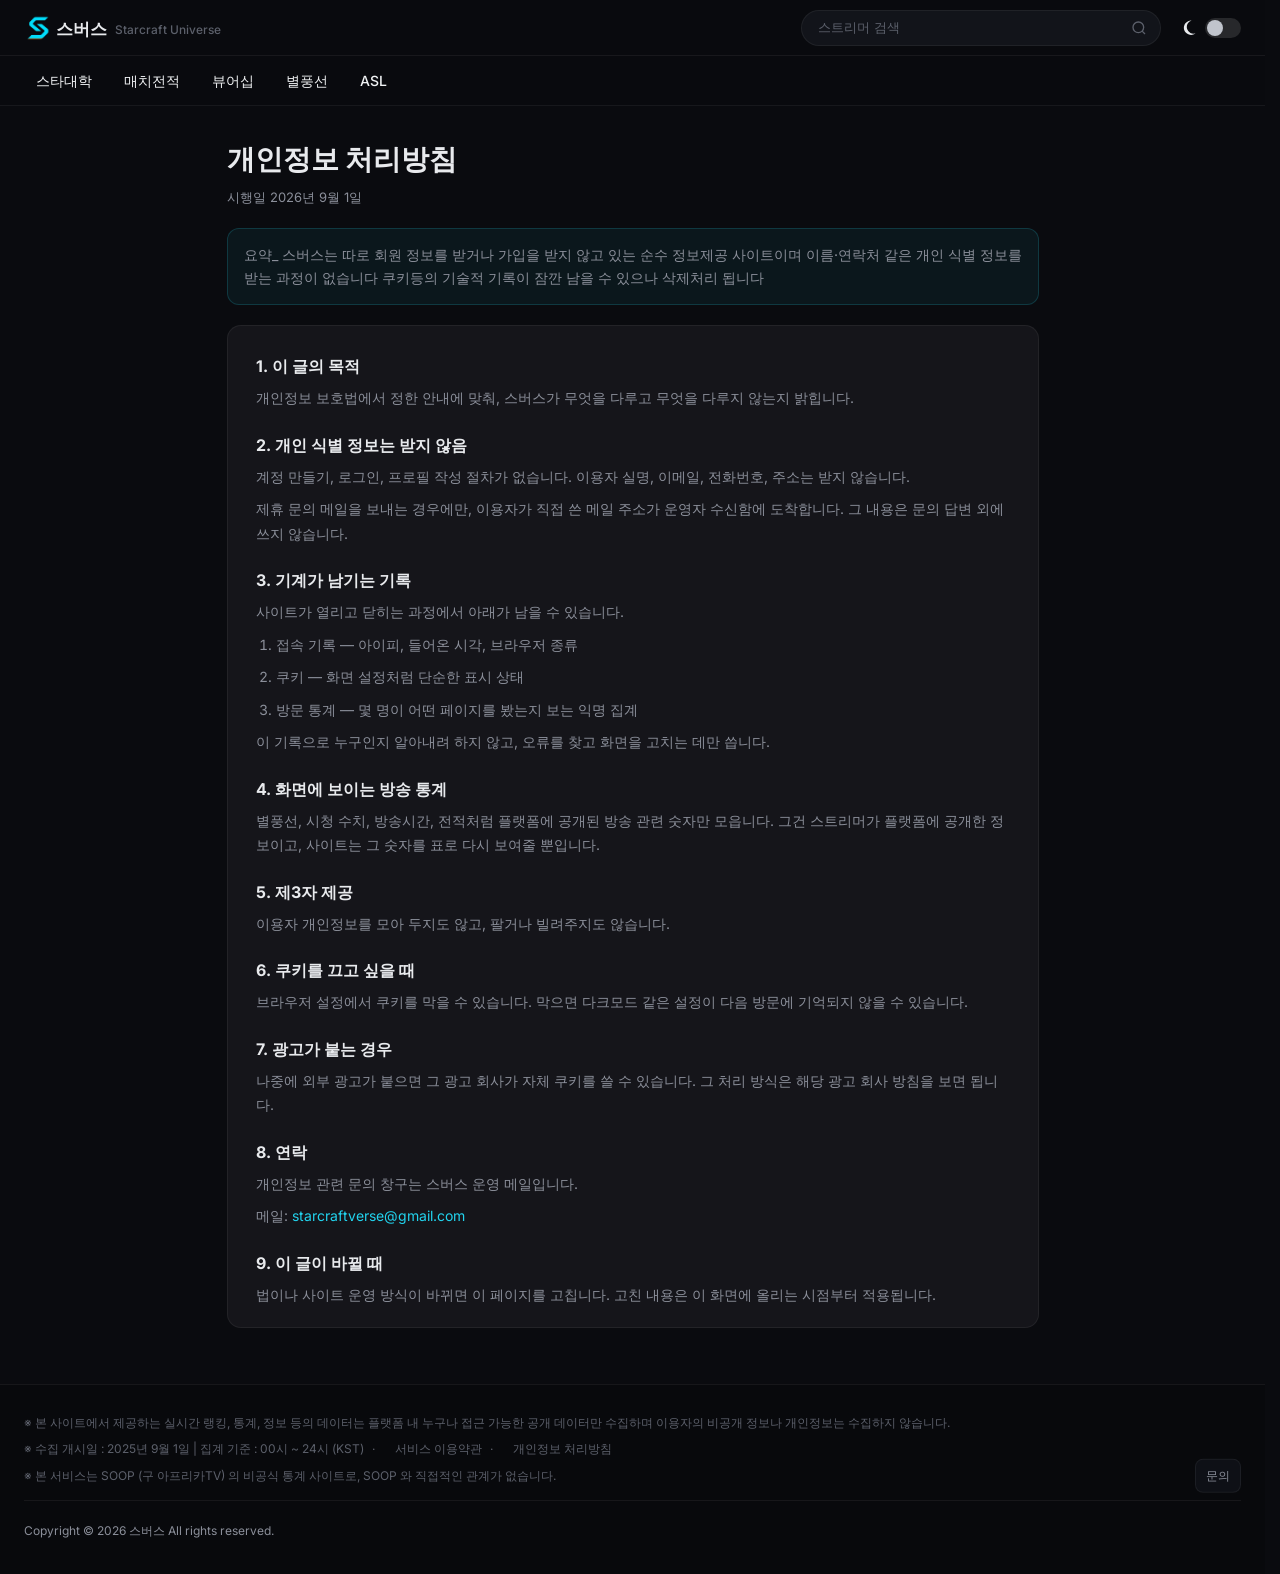
<file: privacy.html>
<!DOCTYPE html>
<html lang="ko">
<head>
  <meta charset="UTF-8" />
  <meta name="viewport" content="width=device-width, initial-scale=1.0" />
  <title>개인정보 처리방침 - 스버스</title>
  <link rel="preconnect" href="https://fonts.googleapis.com">
  <link rel="preconnect" href="https://fonts.gstatic.com" crossorigin>
  <link href="https://fonts.googleapis.com/css2?family=Inter:wght@400;500;600;700&display=swap" rel="stylesheet">
  <link rel="stylesheet" href="common.css">
  <style>
    :root {
      --bg: #0a0b0f;
      --bg-elevated: #12141a;
      --bg-card: #16181f;
      --border: rgba(255, 255, 255, 0.06);
      --text: #e8eaed;
      --text-muted: #8b8f9a;
      --text-dim: #5c606b;
      --cyan: #22d3ee;
      --header-h: 56px;
      --content-max: 1280px;
    }
    html { scrollbar-gutter: stable; }
    html.light {
      --cyan: #16325c;
      --bg: #f3f4f7;
      --bg-elevated: #ffffff;
      --bg-card: #ffffff;
      --border: rgba(15, 18, 24, 0.1);
      --text: #1a1d24;
      --text-muted: #5c606b;
      --text-dim: #8a8f99;
    }
    html.light .header,
    html.light .sub-nav {
      background: rgba(243, 244, 247, 0.9);
    }
    html.light .footer { background: #eceef2; }
    html.light .search-drop,
    html.light .partner-pop { background: #ffffff; }
    html.light .fa-switch-slider { background: rgba(0,0,0,0.18); }
    .theme-icon {
      display: flex;
      align-items: center;
      justify-content: center;
      width: 22px;
      height: 22px;
      color: var(--text);
      flex-shrink: 0;
    }
    .theme-icon svg { width: 20px; height: 20px; display: block; }
    .theme-sun { display: none !important; }
    .theme-moon { display: block !important; }
    html.light .theme-moon { display: none !important; }
    html.light .theme-sun { display: block !important; }
    .fa-switch-wrap {
      display: flex; align-items: center; gap: 6px;
      cursor: pointer; flex-shrink: 0; user-select: none;
    }
    .fa-switch-input { display: none; }
    .fa-switch-slider {
      width: 36px; height: 20px; background: rgba(255,255,255,0.12);
      border-radius: 999px; position: relative;
    }
    .fa-switch-slider::before {
      content: ""; position: absolute; top: 2px; left: 2px;
      width: 16px; height: 16px; background: #c0c4cc; border-radius: 50%;
      transition: transform 0.15s, background 0.15s;
    }
    .fa-switch-input:checked + .fa-switch-slider { background: rgba(245,158,11,0.35); }
    .fa-switch-input:checked + .fa-switch-slider::before {
      transform: translateX(16px); background: #f59e0b;
    }
    * { margin: 0; padding: 0; box-sizing: border-box; }
    body {
      font-family: 'Inter', -apple-system, BlinkMacSystemFont, 'Segoe UI', sans-serif;
      background: var(--bg); color: var(--text);
      min-height: 100vh; line-height: 1.5;
      display: flex; flex-direction: column;
    }
    .header {
      position: sticky; top: 0; z-index: 100; height: var(--header-h);
      background: rgba(10, 11, 15, 0.85); backdrop-filter: blur(16px);
      border-bottom: 1px solid var(--border); display: flex; justify-content: center;
    }
    .header-inner {
      max-width: var(--content-max); width: 100%;
      display: flex; align-items: center; padding: 0 24px; gap: 16px;
    }
        .logo {
      display: flex; align-items: center; gap: 4px;
      text-decoration: none; color: var(--text); font-weight: 700; font-size: 17px; flex-shrink: 0;
      line-height: 1;
    }
    .logo img {
      width: 28px;
      height: 28px;
      border-radius: 4px;
      display: block;
      position: relative;
      top: 0;
    }
    .logo-text {
      display: flex;
      align-items: center;
      position: relative;
      top: 2px;
    }
    .logo-sub {
      font-size: 70%;
      font-weight: 500;
      color: var(--text-dim);
      margin-left: 8px;
    }
    .search-wrap { flex: 1; max-width: 360px; margin-left: auto; position: relative; }
    .search-input {
      width: 100%; height: 36px; background: var(--bg-elevated);
      border: 1px solid var(--border); border-radius: 999px;
      padding: 0 40px 0 16px; color: var(--text); font-size: 13px; outline: none;
    }
    .search-input::placeholder { color: var(--text-dim); }
    .search-icon {
      position: absolute; right: 14px; top: 50%; transform: translateY(-50%);
      color: var(--text-dim); pointer-events: none;
    }
    .search-drop {
      display: none; position: absolute; top: 42px; left: 0; right: 0;
      background: #16181f; border: 1px solid var(--border); border-radius: 12px;
      max-height: 280px; overflow: auto; z-index: 120;
    }
    .search-drop.open { display: block; }
    .search-item {
      display: flex; align-items: center; gap: 10px;
      padding: 8px 12px; cursor: pointer; font-size: 13px;
    }
    .search-item:hover { background: rgba(34,211,238,0.1); }
    .search-item img {
      width: 28px; height: 28px; border-radius: 50%; object-fit: cover; background: #1a1c24;
    }
    .search-item small { color: var(--text-dim); margin-left: auto; }
    .icon-btn {
      width: 34px; height: 34px; display: flex; align-items: center; justify-content: center;
      border-radius: 8px; border: none; background: transparent; color: var(--text-muted); cursor: pointer;
    }
    .main {
      flex: 1; max-width: 860px; width: 100%;
      margin: 0 auto; padding: 32px 24px 56px;
    }
    .legal-kicker { font-size: 12px; color: var(--text-dim); margin-bottom: 8px; }
    .legal-title { font-size: 28px; font-weight: 700; margin-bottom: 8px; }
    .legal-date { font-size: 13px; color: var(--text-muted); margin-bottom: 20px; }
    .legal-summary {
      background: rgba(34,211,238,0.06);
      border: 1px solid rgba(34,211,238,0.18);
      border-radius: 12px;
      padding: 14px 16px;
      font-size: 14px;
      color: var(--text-muted);
      line-height: 1.7;
      margin-bottom: 20px;
    }
    .legal-box {
      background: #15151a;
      border: 1px solid var(--border);
      border-radius: 14px;
      padding: 28px 28px 12px;
    }
    .legal-box h2 {
      font-size: 16px; font-weight: 700; margin: 22px 0 8px;
    }
    .legal-box h2:first-child { margin-top: 0; }
    .legal-box p, .legal-box li {
      font-size: 14px;
      color: var(--text-muted); line-height: 1.75; margin-bottom: 8px;
    }
    .legal-box ol { padding-left: 20px; margin-bottom: 8px; }
    .legal-box a { color: var(--cyan); text-decoration: none; }
    .footer {
      margin-top: auto; border-top: 1px solid var(--border);
      background: #08090c; padding: 28px 0 32px;
      overflow: visible;
    }
    .footer-inner {
      max-width: var(--content-max); margin: 0 auto;
      padding: 0 24px;
      font-size: 12px; color: var(--text-dim); line-height: 1.7;
    }
    .footer-inner p { margin-bottom: 6px; }
    .footer-copyright {
      margin-top: 14px; padding-top: 20px;
      border-top: 1px solid var(--border); color: var(--text-muted);
    }
    .footer-doc {
      margin-left: 12px;
      color: inherit;
      font-weight: 400;
      text-decoration: none;
    }
    .footer-doc:hover { font-weight: 700; }
    .footer-dot { margin: 0 8px; }
    .footer-row {
      position: relative;
      display: block;
      padding-right: 88px;
    }
    .partner-wrap {
      position: absolute;
      right: 0;
      top: 50%;
      transform: translateY(-50%);
      margin-top: 0;
    }
    .partner-btn {
      display: inline-block;
      padding: 6px 10px;
      border: 1px solid var(--border);
      border-radius: 8px;
      background: #0e1016;
      color: var(--text-muted);
      font-size: 12px;
      cursor: pointer;
      list-style: none;
    }
    .partner-btn::-webkit-details-marker { display: none; }
    .partner-btn:hover { color: #22d3ee; border-color: rgba(34,211,238,0.35); }
    .partner-pop {
      display: none;
      position: absolute;
      right: 0;
      left: auto;
      bottom: calc(100% + 8px);
      width: 280px;
      padding: 14px 16px;
      background: #16181f;
      border: 1px solid var(--border);
      border-radius: 10px;
      color: var(--text);
      font-size: 13px;
      line-height: 1.7;
      z-index: 200;
    }
    .partner-wrap[open] .partner-pop { display: block; }
    .footer-doc { margin-left: 12px; color: inherit; font-weight: 400; text-decoration: none; }
    .footer-doc:hover { font-weight: 700; }
    .footer-dot { margin: 0 8px; }
    .footer-row { position: relative; display: block; padding-right: 88px; }
    .partner-wrap { position: absolute; right: 0; top: 50%; transform: translateY(-50%); }
    .partner-btn {
      display: inline-block; padding: 6px 10px; border: 1px solid var(--border);
      border-radius: 8px; background: #0e1016; color: var(--text-muted);
      font-size: 12px; cursor: pointer;
    }
    .partner-btn:hover { color: #22d3ee; border-color: rgba(34,211,238,0.35); }
    .partner-pop {
      display: none; position: absolute; left: 0; bottom: calc(100% + 8px);
      width: 280px; padding: 14px 16px; background: #16181f;
      border: 1px solid var(--border); border-radius: 10px;
      color: var(--text); font-size: 13px; line-height: 1.7; z-index: 20;
    }
    .partner-wrap:hover .partner-pop { display: block; }
  </style>
</head>
<body>
    <div id="site-top"></div>

  <main class="main">
    <h1 class="legal-title">개인정보 처리방침</h1>
    <p class="legal-date">시행일 2026년 9월 1일</p>
    <div class="legal-summary">
      요약_ 스버스는 따로 회원 정보를 받거나 가입을 받지 않고 있는 순수 정보제공 사이트이며 이름·연락처 같은 개인 식별 정보를 받는 과정이 없습니다
      쿠키등의 기술적 기록이 잠깐 남을 수 있으나 삭제처리 됩니다
    </div>
    <div class="legal-box">
      <h2>1. 이 글의 목적</h2>
      <p>개인정보 보호법에서 정한 안내에 맞춰, 스버스가 무엇을 다루고 무엇을 다루지 않는지 밝힙니다.</p>

      <h2>2. 개인 식별 정보는 받지 않음</h2>
      <p>계정 만들기, 로그인, 프로필 작성 절차가 없습니다. 이용자 실명, 이메일, 전화번호, 주소는 받지 않습니다.</p>
      <p>제휴 문의 메일을 보내는 경우에만, 이용자가 직접 쓴 메일 주소가 운영자 수신함에 도착합니다. 그 내용은 문의 답변 외에 쓰지 않습니다.</p>

      <h2>3. 기계가 남기는 기록</h2>
      <p>사이트가 열리고 닫히는 과정에서 아래가 남을 수 있습니다.</p>
      <ol>
        <li>접속 기록 — 아이피, 들어온 시각, 브라우저 종류</li>
        <li>쿠키 — 화면 설정처럼 단순한 표시 상태</li>
        <li>방문 통계 — 몇 명이 어떤 페이지를 봤는지 보는 익명 집계</li>
      </ol>
      <p>이 기록으로 누구인지 알아내려 하지 않고, 오류를 찾고 화면을 고치는 데만 씁니다.</p>

      <h2>4. 화면에 보이는 방송 통계</h2>
      <p>별풍선, 시청 수치, 방송시간, 전적처럼 플랫폼에 공개된 방송 관련 숫자만 모읍니다. 그건 스트리머가 플랫폼에 공개한 정보이고, 사이트는 그 숫자를 표로 다시 보여줄 뿐입니다.</p>

      <h2>5. 제3자 제공</h2>
      <p>이용자 개인정보를 모아 두지도 않고, 팔거나 빌려주지도 않습니다.</p>

      <h2>6. 쿠키를 끄고 싶을 때</h2>
      <p>브라우저 설정에서 쿠키를 막을 수 있습니다. 막으면 다크모드 같은 설정이 다음 방문에 기억되지 않을 수 있습니다.</p>

      <h2>7. 광고가 붙는 경우</h2>
      <p>나중에 외부 광고가 붙으면 그 광고 회사가 자체 쿠키를 쓸 수 있습니다. 그 처리 방식은 해당 광고 회사 방침을 보면 됩니다.</p>

      <h2>8. 연락</h2>
      <p>개인정보 관련 문의 창구는 스버스 운영 메일입니다.</p>
      <p>메일: <a href="mailto:starcraftverse@gmail.com">starcraftverse@gmail.com</a></p>

      <h2>9. 이 글이 바뀔 때</h2>
      <p>법이나 사이트 운영 방식이 바뀌면 이 페이지를 고칩니다. 고친 내용은 이 화면에 올리는 시점부터 적용됩니다.</p>
    </div>
  </main>
      <div id="site-bottom"></div>

  <script src="common.js"></script>
</body>
</html>
</file>
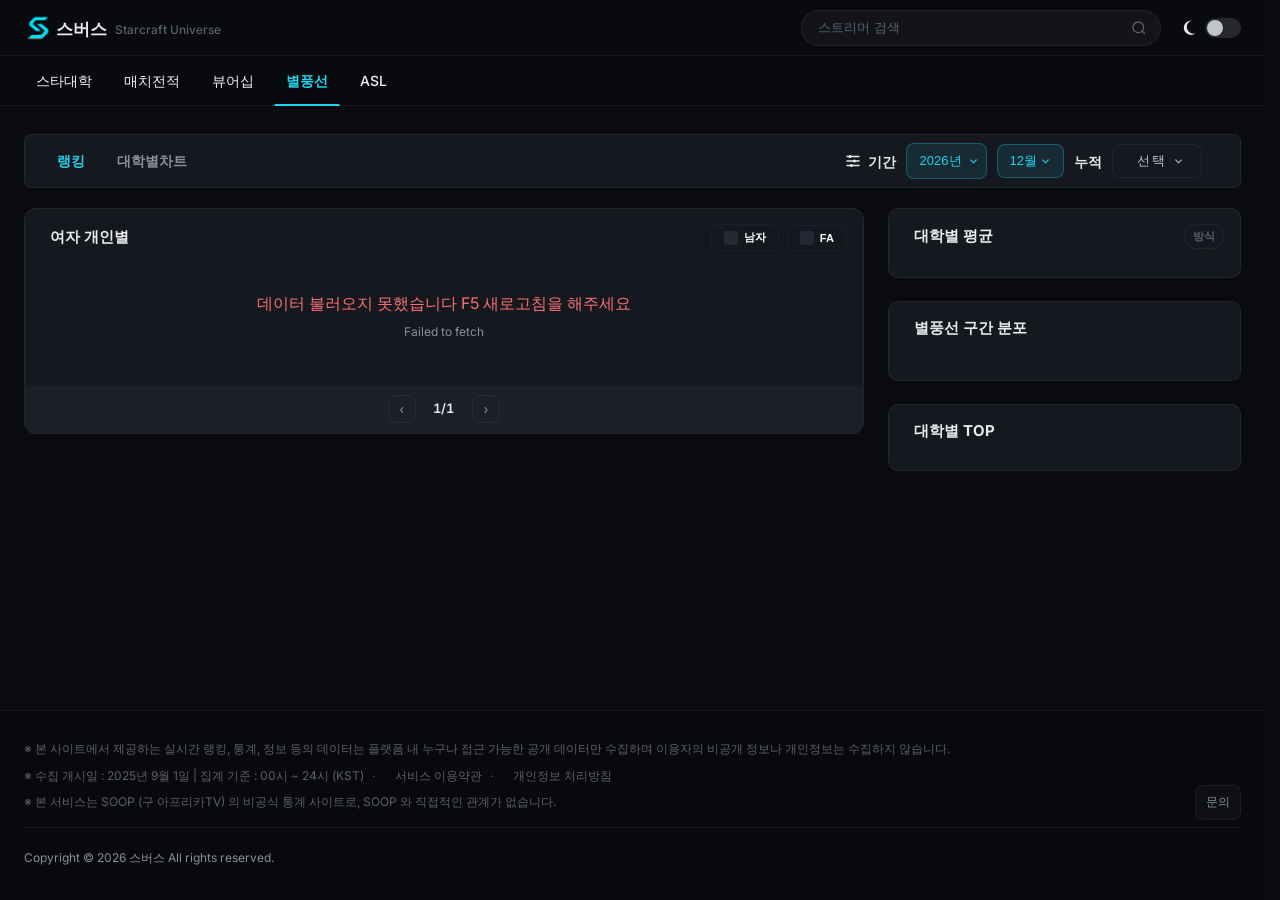
<file: star.html>
<!DOCTYPE html>
<html lang="ko">
<head>
  <meta charset="UTF-8" />
  <meta name="viewport" content="width=device-width, initial-scale=1.0" />
  <title>별풍선 랭킹 - 스버스</title>
  <link rel="preconnect" href="https://fonts.googleapis.com">
  <link rel="preconnect" href="https://fonts.gstatic.com" crossorigin>
  <link href="https://fonts.googleapis.com/css2?family=Inter:wght@400;500;600;700&display=swap" rel="stylesheet">
  <link rel="stylesheet" href="common.css">
  <link rel="stylesheet" href="period.css">
  <style>
    :root {
      --bg: #0a0b0f;
      --bg-elevated: #12141a;
      --bg-card: #16181f;
      --border: rgba(255, 255, 255, 0.06);
      --text: #e8eaed;
      --text-muted: #8b8f9a;
      --text-dim: #5c606b;
      --cyan: #22d3ee;
      --orange: #f59e0b;
      --radius: 14px;
      --header-h: 56px;
      --content-max: 1280px;
    }
    html { scrollbar-gutter: stable; }
    html.light {
      --cyan: #16325c;
      --bg: #f3f4f7;
      --bg-elevated: #ffffff;
      --bg-card: #ffffff;
      --border: rgba(15, 18, 24, 0.1);
      --text: #1a1d24;
      --text-muted: #5c606b;
      --text-dim: #8a8f99;
    }

    * { margin: 0; padding: 0; box-sizing: border-box; }
    body {
      font-family: 'Inter', -apple-system, BlinkMacSystemFont, 'Segoe UI', sans-serif;
      background: var(--bg);
      color: var(--text);
      min-height: 100vh;
      line-height: 1.5;
      display: flex;
      flex-direction: column;
    }

    .main {
      flex: 1; max-width: var(--content-max);
      width: 100%; margin: 0 auto;
      padding: 28px 24px 40px;
    }
    .page-title { font-size: 20px; font-weight: 700; margin-bottom: 12px; display: none; }

    .rank-layout { display: flex !important; gap: 24px !important; align-items: flex-start !important; width: 100% !important; }
    .rank-left { width: calc(70% - 12px) !important; flex-shrink: 0 !important; }
    .rank-left .side-box { min-height: auto; height: auto; display: flex; flex-direction: column; }
    .rank-right { width: calc(30% - 12px) !important; margin-left: auto !important; flex-shrink: 0 !important; display: flex; flex-direction: column; gap: 23px; }

    /* 대학별차트 모드 시 우측 배너 숨김 및 차트 전용 카드 박스 스타일 */
    .rank-layout.chart-full-mode .rank-left {
      width: 100% !important;
    }
    .rank-layout.chart-full-mode .rank-right {
      display: none !important;
    }
    .rank-layout.chart-full-mode .side-box {
      background: #11141d !important;
      border: 1.6px solid rgba(255, 255, 255, 0.06) !important;
      border-radius: 10px !important;
      overflow: hidden;
    }
    .rank-layout.chart-full-mode .side-box-header {
      background: #11141d !important;
      border-bottom: 1px solid rgba(255, 255, 255, 0.06);
    }

    .side-box {
      background: var(--bg-card); 
      border: 1.6px solid var(--border);
      border-radius: 10px;
      overflow: hidden;
    }

    .side-box {
      background: var(--bg-card); 
      border: 1.6px solid var(--border);
      border-radius: 10px;
      overflow: hidden;
    }
    .side-box-header {
      padding: 15px 16px 12px 16px; 
      border-bottom: none; 
      font-size: 15px; 
      font-weight: 700; 
      text-indent: 9px;
    }
    .side-box-body { padding: 8px 0; }

    .hero-ranker-zone {
      background: #08111a; border: 1px solid rgba(34,211,238,0.15);
      border-radius: 8px; padding: 12px 16px; display: flex; align-items: center;
      gap: 12px; margin: 0 16px 10px 16px; position: relative; cursor: pointer;
      transition: background 0.15s;
    }
    .hero-ranker-zone:hover { background: rgba(34,211,238,0.08); }
    .hero-ranker-zone.is-first::after {
      content: '1위'; position: absolute; top: -5px; left: -5px;
      background: var(--cyan); color: #000; font-size: 9px; font-weight: 900;
      padding: 2px 6px; border-radius: 4px;
    }
    .hero-avatar { width: 40px; height: 40px; border-radius: 50%; overflow: hidden; border: 1.5px solid var(--cyan); background: #1a1c24; flex-shrink: 0; }
    .hero-avatar img { width: 100%; height: 100%; object-fit: cover; display: block; }
    .hero-meta { display: flex; flex-direction: column; flex: 1; min-width: 0; }
    .hero-meta .p-name { font-size: 14px; font-weight: bold; white-space: nowrap; overflow: hidden; text-overflow: ellipsis; color: var(--text); }
    .hero-meta .c-name { font-size: 11px; color: var(--text-muted); margin-top: 2px; }
    .hero-val { font-size: 15px; font-weight: 800; color: var(--cyan); flex-shrink: 0; display: flex; flex-direction: row; align-items: center; gap: 10px; }

    @keyframes eloSpin { to { transform: rotate(360deg); } }
    #eloLoading {
      display: flex;
      min-height: 280px;
      align-items: center;
      justify-content: center;
      flex-direction: column;
      gap: 14px;
      color: var(--text-dim);
      font-size: 14px;
    }
    #eloLoading .elo-spin {
      width: 28px;
      height: 28px;
      border: 2px solid var(--border);
      border-top-color: #22d3ee;
      border-radius: 50%;
      animation: eloSpin 0.8s linear infinite;
    }
    body.viewer-page-loading #rankArea { display: none !important; }
    .side-item {
      display: flex; align-items: center; justify-content: space-between;
      padding: 8px 16px; font-size: 13px;
    }
    .side-item-name { color: var(--text); font-weight: 500; }
    .side-item-value {
      color: var(--cyan); font-weight: 600; min-width: 100px;
      text-align: right; font-variant-numeric: tabular-nums;
    }
    .crew-row { cursor: pointer; transition: background 0.15s; }
    .crew-row:hover { background: rgba(34, 211, 238, 0.1); }
    .crew-detail { font-size: 12px; color: var(--text-dim); margin-left: 8px; }
    .crew-row:hover .crew-detail { color: #f59e0b; font-weight: 700; }

    .rank-list { 
      list-style: none; 
      display: flex; flex-direction: column; gap: 6px; padding: 0 16px 16px 16px; 
      min-height: auto;
    }
    .rank-item {
      display: flex; justify-content: space-between; align-items: center;
      padding: 8px 12px; border-radius: 8px; position: relative;
      overflow: hidden; background: #07080c; cursor: pointer;
      transition: background 0.15s;
      flex-wrap: nowrap; gap: 0; border-bottom: none;
    }
    .bar-bg {
      position: absolute; top: 0; left: 0; height: 100%;
      background: rgba(34, 211, 238, 0.03); z-index: 1; pointer-events: none;
    }
    .rank-item:hover { background: rgba(34, 211, 238, 0.08); }
    .rank-item.empty {
      min-height: 48px;
      pointer-events: none;
      background: transparent !important;
    }

    .rank-num {
      font-size: 12px; font-weight: bold; color: var(--text-muted); width: 18px; text-align: center; flex-shrink: 0; z-index: 2;
    }
    .rank-item.top-1 .rank-num { color: var(--orange); }
    .rank-item.top-2 .rank-num { color: #c0c0c0; }
    .rank-item.top-3 .rank-num { color: #cd7f32; }

    .avatar {
      width: 30px; height: 30px; border-radius: 50%; overflow: hidden;
      border: 1px solid var(--border); background: #1a1c24; flex-shrink: 0; z-index: 2;
    }
    .avatar img { width: 100%; height: 100%; object-fit: cover; display: block; }

    .rank-info { flex: 1; display: flex; align-items: center; gap: 10px; min-width: 0; z-index: 2; margin-left: 10px; }
    .rank-name-group { display: flex; flex-direction: column; min-width: 0; }
    .rank-name { font-size: 13px; font-weight: 600; color: var(--text); white-space: nowrap; overflow: hidden; text-overflow: ellipsis; }
    .rank-crew { font-size: 11px; color: var(--text-muted); margin-top: 1px; }

    .rank-stat {
      font-size: 13px; font-weight: 700; color: var(--cyan);
      flex-shrink: 0; text-align: right; z-index: 2;
      font-variant-numeric: tabular-nums;
    }

    #listNav {
      display: flex; align-items: center; justify-content: center; gap: 10px; width: 100%;
      background: #1c1f28; border: none;
      border-radius: 0 0 10px 10px; padding: 10px 16px;
    }
    #listNav .page-btn {
      width: 28px; height: 28px; border-radius: 8px; border: 1px solid var(--border);
      background: transparent; color: var(--text-muted); cursor: pointer; font-size: 14px; line-height: 1;
    }
    #listNav .page-btn:hover:not(:disabled) {
      color: #67e8f9; border-color: rgba(34,211,238,0.35); background: rgba(34,211,238,0.1);
    }
    #listNav .page-btn:disabled { opacity: 0.3; cursor: default; }
    #pageInfo {
      min-width: 36px; text-align: center; font-variant-numeric: tabular-nums; font-size: 13px; color: var(--text); font-weight: 600;
    }

    .row-v4 { display: flex; align-items: center; margin-bottom: 12px; gap: 12px; }
    .row-v4:last-of-type { margin-bottom: 0; }
    .lbl-v4 { width: 75px; flex-shrink: 0; color: #64748b; font-size: 12px; }
    .val-v4 { width: 78px; flex-shrink: 0; text-align: right; font-size: 12px; font-weight: 700; font-variant-numeric: tabular-nums; }
    .cnt-v4 { color: #475569; font-size: 11px; font-weight: 400; }
    .track-v4 { flex: 1; height: 6px; background: #1e293b; border-radius: 2px; overflow: hidden; }
    .fill-v4 {
      height: 100%;
      background-image: linear-gradient(90deg, currentColor 4px, transparent 4px);
      background-size: 6px 100%;
    }
    .dist-median {
      margin-top: 8px; padding-top: 12px; border-top: none;
      text-align: center; font-size: 12px; font-weight: 500; color: var(--text-dim);
    }

    /* 대학별 차트 iframe 컨테이너 */
    .profile-chart-wrap {
      padding: 0;
      background: #11141d;
      display: flex;
      flex-direction: column;
      width: 100%;
    }
    #crewChartIframe {
      width: 100%;
      height: 1020px;
      border: none;
      border-radius: 0 0 10px 10px;
      background: #11141d;
      overflow: hidden;
      display: block;
    }

    @media (max-width: 900px) {
      .rank-layout { flex-direction: column; }
      .rank-left, .rank-right { width: 100%; }
    }

    body.star-page-loading #rankArea { display: none !important; }
  </style>
</head>
<body class="star-page-loading">
  <div id="site-top"></div>

  <main class="main">
    <h1 class="page-title">별풍선 랭킹</h1>

    <div class="period-bar">
      <div class="period-tabs">
        <button type="button" class="period-box crew-tab active" id="tabStarRank">랭킹</button>
        <button type="button" class="period-box crew-tab" id="tabStarChart">대학별차트</button>
      </div>
      <div class="period-right" style="display: flex; gap: 10px; margin-left: auto; align-items: center;">
        <div class="period-label">
          <span class="period-ico">
            <svg width="18" height="18" viewBox="0 0 24 24" fill="none" stroke="currentColor" stroke-width="1.8" stroke-linecap="round">
              <line x1="4" y1="6" x2="20" y2="6"></line>
              <circle cx="8" cy="6" r="2" fill="currentColor" stroke="none"></circle>
              <line x1="4" y1="12" x2="20" y2="12"></line>
              <circle cx="14" cy="12" r="2" fill="currentColor" stroke="none"></circle>
              <line x1="4" y1="18" x2="20" y2="18"></line>
              <circle cx="10" cy="18" r="2" fill="currentColor" stroke="none"></circle>
            </svg>
          </span>
          기간
        </div>
        <div class="period-month-wrap" id="yearWrap">
          <button type="button" class="period-box year-active" id="yearBtn">2026년</button>
          <div class="period-total-menu" id="yearMenu"></div>
        </div>
        <div class="period-month-wrap" id="monthWrap">
          <button type="button" class="period-box active" id="monthBtn">8월</button>
          <div class="period-total-menu" id="monthMenu"></div>
        </div>
        <div class="period-divider"></div>
        <div class="period-label">누적</div>
        <div class="period-total" id="totalWrap" style="margin-right: 18px;">
          <button type="button" class="period-box dim" id="totalBtn">선택</button>
          <div class="period-total-menu" id="totalMenu">
            <button type="button" data-range="3m">3개월</button>
            <button type="button" data-range="6m">6개월</button>
            <button type="button" data-range="12m">1년</button>
            <button type="button" data-range="last-year">작년</button>
            <button type="button" data-range="this-year">올해</button>
          </div>
        </div>
      </div>
    </div>

    <div id="eloLoading">
      <div class="elo-spin"></div>
      <div>데이터를 읽는중입니다</div>
    </div>

    <div class="rank-layout" id="rankArea">
      <div class="rank-left">
        <div class="side-box">
          <div class="side-box-header" style="display:flex; align-items:center; justify-content:space-between; gap:10px;">
            <div style="display:flex; align-items:center; gap:10px; min-width:0;">
              <span id="rankTitle">
                여자 개인별
                <span style="font-size:11px; color:var(--text-dim); font-weight:400; margin-left:6px;"></span>
              </span>
              <button type="button" id="clearCrewBtn" style="display:none; border:none; background:transparent; color:#22d3ee; font-size:12px; cursor:pointer;">전체보기</button>
            </div>
            <div class="filter-combination-row" id="faToggleLabel">
              <button type="button" class="combo1-btn" id="menFilterBtn">
                <span class="icon-box"></span>
                <span>남자</span>
              </button>
              <button type="button" class="combo1-btn" id="faFilterBtn">
                <span class="icon-box"></span>
                <span>FA</span>
              </button>
            </div>
          </div>
          
          <!-- [대학별차트] iframe으로 완벽하게 격리 호출 -->
          <div id="chartMainContainer" class="profile-chart-wrap" style="display:none;">
            <iframe id="crewChartIframe" src="" loading="lazy" scrolling="no"></iframe>
          </div>

          <div id="heroSlot"></div>
          <ul class="rank-list" id="rankList"></ul>

          <div id="listNav">
            <button type="button" class="page-btn" id="prevPage" aria-label="이전">‹</button>
            <span id="pageInfo">1/1</span>
            <button type="button" class="page-btn" id="nextPage" aria-label="다음">›</button>
          </div>
          <button type="button" id="clearCrewBottomBtn" style="
            display:none;
            width:100%;
            margin-top:0;
            padding:14px;
            background:#1c1f28;
            border:1px solid rgba(255,255,255,0.06);
            border-top:none;
            border-radius:0 0 14px 14px;
            color:#22d3ee;
            font-size:14px;
            font-weight:500;
            cursor:pointer;
          ">개인별 전체보기</button>
        </div>
      </div>

      <div class="rank-right">
        <div class="side-box">
          <div class="side-box-header" style="display:flex; align-items:center; justify-content:space-between; position:relative;">
            <span>대학별 평균</span>
            <button type="button" id="crewAvgDetailBtn"
              style="border:1px solid var(--border); background:transparent; color:var(--text-dim); font-size:11px; cursor:pointer; font-weight:600; padding:4px 8px; border-radius:999px;"
              onmouseover="this.style.color='#22d3ee'; this.style.borderColor='rgba(34,211,238,0.35)'; this.style.background='rgba(34,211,238,0.1)'"
              onmouseout="this.style.color='var(--text-dim)'; this.style.borderColor='var(--border)'; this.style.background='transparent'"
            >방식</button>
            <div id="avgMethodPop" style="display:none; position:absolute; right:12px; top:36px; z-index:20; width:260px; padding:12px 14px; background:var(--bg-card); border:1px solid var(--border); border-radius:10px; font-size:12px; color:var(--text-muted); line-height:1.55; font-weight:400;">남자의 데이터를 제공하지만 투트랙을 하는 수장이나 남자크루원 및 메프를 뛰는 교수들등 정확한 평균지표를 구분하기 전까지 '대학별' 평균과 '구간 분포'의 경우에는 남자 스트리머는 제외합니다.</div>
          </div>
          <div class="side-box-body" id="crewAvgList"></div>
        </div>

        <div class="side-box">
          <div class="side-box-header">별풍선 구간 분포</div>
          <div id="starChartBars" style="padding: 12px 16px 16px;"></div>
        </div>

        <div class="side-box">
          <div class="side-box-header">대학별 TOP</div>
          <div class="side-box-body" id="crewCountList"></div>
        </div>
      </div>
    </div>
  </main>

  <div id="site-bottom"></div>

  <script src="common.js"></script>
  <script src="period.js"></script>
  <script src="roster.js"></script>
  <script src="rank-data.js"></script>
  <script src="rank-ui.js"></script>
  <script>
    const CREW_LOGO = {
      "바스포드": "logo/basford_em.webp",
      "BGM": "logo/bgm_em.webp",
      "흑카데미": "logo/black_em.webp",
      "보신대": "logo/bsu_em.webp",
      "씨나인": "logo/c9_em.webp",
      "캄몬스타즈": "logo/calm_em.webp",
      "츠캄몬스타즈,츠캄": "logo/calm_em.webp",
      "츠캄": "logo/calm_em.webp",
      "DM": "logo/dm_em.webp",
      "드림즈": "logo/dreams_em.webp",
      "드림": "logo/dreams_em.webp",
      "더블비": "logo/dubbleb_em.webp",
      "거성대": "logo/gsu_em.webp",
      "HM": "logo/hm_em.webp",
      "JSA": "logo/jsa_em.webp",
      "정선대": "logo/ju_em.webp",
      "케이대": "logo/ku_em.webp",
      "엠비대": "logo/mbu_em.webp",
      "뉴캣슬": "logo/newcat_em.webp",
      "NSU": "logo/nsu_em.webp",
      "늪지대": "logo/nzu_em.webp",
      "섭이대": "logo/siu_em.webp",
      "철와대": "logo/su_em.webp",
      "우끼끼즈": "logo/ukks_em.webp",
      "MSG": "logo/msg_em.webp",
      "와플대": "logo/waffleu_em.webp",
      "씨나인1": "logo/c91_em.webp",
      "YB": "logo/yb_em.webp",
      "염석대": "logo/yuam_em.webp",
      "학버드": "logo/hak_em.webp",
      "철기중대": "logo/chulgi_em.webp",
      "패션스타": "logo/fstar_em.webp",
      "나사": "logo/nasa_em.webp",
      "ASG": "logo/asg_em.webp",
      "김성여대": "logo/kim_em.webp",
      "캄성여대": "logo/cswu_em.webp",
      "수술대": "logo/ssu_em.webp",
      "신세계": "logo/ssg_em.webp",
      "뽀인구단": "logo/bboin_em.webp",
      "장독대": "logo/jdu_em.webp",
      "이노대": "logo/ino_em.webp", 
      "거사대": "logo/gsu_em.webp", 
      "방치클럽": "logo/bangchi_em.webp",
      "복덕방": "logo/bdb_em.webp",
      "CP": "logo/cp_em.webp",
      "DP": "logo/dp_em.webp",
      "묵섭대": "logo/mook_em.webp",
      "광수대": "logo/gwangsu_em.webp",
      "캄브릿지": "logo/calmb_em.webp",
      "마종대": "logo/majong_em.webp",
      "TPZ": "logo/tpz_em.webp",
      "범진대": "logo/bj_em.webp",
      "파이스트": "logo/pist_em.webp",
      "미다스공대": "logo/midas2_em.webp",
      "MGS": "logo/mgs_em.webp",
      "라저대": "logo/rthat_em.webp",
      "아마대": "logo/ama_em.webp",
      "츠나대": "logo/tsuna_em.webp",
      "무창클럽": "logo/moo_em.webp",
      "카사대": "logo/casa_em.webp",
      "철거반": "logo/cgb_em.webp",
      "노가다대": "logo/nogada_em.webp",
      "마싯대": "logo/masit_em.webp",
      "점단기": "logo/casa_em.webp",
      "점문예대": "logo/jm_em.webp",
      "라이트클럽": "logo/lightclub_em.webp",
      "고대": "logo/go_em.webp",
      "친박연대": "logo/chinpark_em.webp",
      "철기대": "logo/cgd_em.webp",
      "석사관학교": "logo/seoksa_em.webp",
      "할없녀": "logo/halgirl_em.webp",
      "무친대": "logo/mcu_em.webp",
      "소림사": "logo/sorimsa_em.webp"
    };
    
    const CREW_LOGO_SIZE = {};
    function crewLogo(name) {
      if (!name) return "";
      var alias = window.crewAlias ? window.crewAlias(name) : name;
      if (CREW_LOGO[name]) return CREW_LOGO[name];
      if (CREW_LOGO[alias]) return CREW_LOGO[alias];
      var key = Object.keys(CREW_LOGO).find(function (k) {
        return k.toLowerCase() === String(name).toLowerCase() || k.toLowerCase() === String(alias).toLowerCase();
      });
      return key ? CREW_LOGO[key] : "";
    }

    var showFa = !!window.keepFa;
    var showMen = !!window.keepMen;
    var isChartMode = false;

    async function loadData() {
      var eloLoading = document.getElementById("eloLoading");
      var rankArea = document.getElementById("rankArea");
      document.body.classList.add("star-page-loading");
      if (eloLoading) eloLoading.style.display = "flex";
      if (rankArea) rankArea.style.display = "none";

      try {
        var roster = await window.loadRoster();
        var pack = await window.loadDaterRows({ roster: roster, metricCol: 2, metricKey: "star" });
        var originalData = pack.period;
        var liveData = pack.live;
        var hasMetric = originalData.some(function (it) { return (it.star || 0) > 0; });
        var crewSource = hasMetric ? originalData : liveData;
        var listPage = 0;
        var selectedCrew = window.keepCrew || null;

        function getFilteredData() {
          return window.filterPeople(originalData, {
            metricKey: "star",
            showFa: showFa,
            showMen: showMen,
            selectedCrew: selectedCrew
          });
        }

        function renderCrewAvg() {
          var avgList = pack.crewAvgList || [];
          var box = document.getElementById("crewAvgList");
          if (!box) return;
          box.innerHTML = "";
          avgList.forEach(function (item, index) {
            var div = document.createElement("div");
            div.className = "side-item crew-row";
            var rank = index + 1;
            var rankColor = "var(--text-dim)";
            if (rank === 1) rankColor = "#f59e0b";
            else if (rank === 2) rankColor = "#a78bfa";
            else if (rank === 3) rankColor = "#34d399";
            div.innerHTML =
              '<div style="display:flex; align-items:center; gap:8px; min-width:0;">' +
              '<span style="width:18px; color:' + rankColor + '; font-size:12px; font-weight:700; flex-shrink:0;">' + rank + '</span>' +
              '<span class="side-item-name" style="display:inline-flex; align-items:center;">' +
              '<span style="width:24px;height:24px;display:inline-flex;align-items:center;justify-content:center;flex-shrink:0;margin-right:6px;">' +
              '<img src="' + crewLogo(item.name) + '" alt="" style="max-width:' + (CREW_LOGO_SIZE[item.name] || 24) + 'px;max-height:' + (CREW_LOGO_SIZE[item.name] || 24) + 'px;object-fit:contain;" onerror="this.style.display=\'none\'">' +
              '</span>' + item.name + '</span>' +
              '<span style="font-size:11px; color:var(--text-dim);">' + item.count + '명</span></div>' +
              '<div style="display:flex; align-items:center;">' +
              '<span class="side-item-value">' + item.avg.toLocaleString() + ' <span style="font-size:70%; opacity:0.7;">개</span></span>' +
              '<span class="crew-detail">상세</span></div>';
            div.addEventListener("click", function () {
              selectedCrew = item.name; window.keepCrew = item.name;
              var title = document.getElementById("rankTitle");
              if (title) title.textContent = item.name;
              var topBtn = document.getElementById("clearCrewBtn");
              if (topBtn) topBtn.style.display = "none";
              var bottomBtn = document.getElementById("clearCrewBottomBtn");
              if (bottomBtn) bottomBtn.style.display = "block";
              var crewBox = document.getElementById("crewCountList");
              if (crewBox && crewBox.parentElement) crewBox.parentElement.style.display = "none";
              var faWrap = document.getElementById("faToggleLabel");
              if (faWrap) faWrap.style.display = "none";
              resetAndRender();
              window.scrollTo({ top: 0, behavior: "smooth" });
            });
            box.appendChild(div);
          });
        }

        function renderCrewCount() {
          var crewMap = {};
          window.womenCrewSource(crewSource, "star").forEach(function (item) {
            if (!crewMap[item.crew]) crewMap[item.crew] = { count: 0, topId: "", topName: "", topStar: -1 };
            crewMap[item.crew].count += 1;
            if (item.star > crewMap[item.crew].topStar) {
              crewMap[item.crew].topStar = item.star;
              crewMap[item.crew].topId = item.id || "";
              crewMap[item.crew].topName = item.name || "";
            }
          });
          var list = Object.keys(crewMap).map(function (name) {
            var d = crewMap[name];
            return { crew: name, count: d.count, topId: d.topId, topName: d.topName, topStar: d.topStar };
          }).sort(function (a, b) { return b.topStar - a.topStar; });
          var box = document.getElementById("crewCountList");
          if (!box) return;
          box.innerHTML = "";
          list.forEach(function (item, index) {
            var rank = index + 1;
            var rankColor = "var(--text-dim)";
            if (rank === 1) rankColor = "#f59e0b";
            else if (rank === 2) rankColor = "#a78bfa";
            else if (rank === 3) rankColor = "#34d399";
            var div = document.createElement("div");
            div.className = "side-item";
            div.innerHTML =
              '<div style="display:flex; align-items:center; gap:8px; min-width:0;">' +
              '<span style="width:18px; color:' + rankColor + '; font-size:12px; font-weight:700; flex-shrink:0;">' + rank + '</span>' +
              '<div class="avatar" style="width:24px; height:24px; flex-shrink:0;">' +
              '<img src="' + window.soopImg(item.topId) + '" alt="" onerror="this.style.display=\'none\'"></div>' +
              '<span class="side-item-name" style="overflow:hidden; text-overflow:ellipsis; white-space:nowrap;">' + item.topName + '</span>' +
              '<span style="font-size:11px; color:var(--text-dim); flex-shrink:0;">' + item.crew + '</span></div>' +
              '<span class="side-item-value">' + item.topStar.toLocaleString() + ' <span style="font-size:70%; opacity:0.7;">개</span></span>';
            box.appendChild(div);
          });
        }

        function renderStarChart() {
          var ranges = [
            { label: "50만 이상", min: 500000, max: Infinity, color: "#22d3ee" },
            { label: "30만~50만", min: 300000, max: 499999, color: "#a78bfa" },
            { label: "20만~30만", min: 200000, max: 299999, color: "#f472b6" },
            { label: "15만~20만", min: 150000, max: 199999, color: "#fbbf24" },
            { label: "10만~15만", min: 100000, max: 149999, color: "#34d399" },
            { label: "5만~10만", min: 50000, max: 99999, color: "#818cf8" },
            { label: "5만 미만", min: 0, max: 49999, color: "#64748b" }
          ];
          var data = window.womenCrewSource(crewSource, "star");
          var counts = ranges.map(function (r) {
            return Object.assign({}, r, { count: data.filter(function (item) { return item.star >= r.min && item.star <= r.max; }).length });
          }).filter(function (r) { return r.count > 0; });
          var total = counts.reduce(function (sum, r) { return sum + r.count; }, 0);
          var box = document.getElementById("starChartBars");
          if (!box) return;
          if (!total) { box.innerHTML = ""; return; }
          var maxCount = Math.max.apply(null, counts.map(function (r) { return r.count; }));
          var sortedStars = data.map(function (item) { return item.star; }).sort(function (a, b) { return a - b; });
          var median = 0;
          if (sortedStars.length) {
            var mid = Math.floor(sortedStars.length / 2);
            median = sortedStars.length % 2 === 0
              ? Math.round((sortedStars[mid - 1] + sortedStars[mid]) / 2)
              : sortedStars[mid];
          }
          box.innerHTML = counts.map(function (r) {
            var pct = Math.round((r.count / total) * 100);
            var widthPct = Math.round((r.count / maxCount) * 100);
            return '<div class="row-v4"><div class="lbl-v4">' + r.label + '</div>' +
              '<div class="track-v4"><div class="fill-v4" style="width:' + widthPct + '%;color:' + r.color + ';"></div></div>' +
              '<div class="val-v4" style="color:' + r.color + ';">' + pct + '% <span class="cnt-v4">(' + r.count + '명)</span></div></div>';
          }).join("") + '<div class="dist-median">중위값 ' + median.toLocaleString() + '개</div>';
        }

        function renderMore() {
          var heroBox = document.getElementById("heroSlot");
          var list = document.getElementById("rankList");
          if (heroBox) heroBox.innerHTML = "";

          if (!hasMetric) {
            list.innerHTML = window.emptyHtml();
            window.paintPager(0, 1, true);
            return;
          }
          var data = getFilteredData();
          var sliced = window.pageSlice(data, listPage, window.PAGE_SIZE);
          listPage = sliced.page;
          
          const absoluteMaxVal = (data.length > 0) ? data[0].star : 1;
          list.innerHTML = "";

          if (listPage === 0 && sliced.rows.length > 0 && heroBox) {
            var hero = sliced.rows[0];
            var hImg = window.soopImg(hero.id);
            var hCrew = (window.getPeriod && window.getPeriod() && window.getPeriod().range) ? (hero.liveCrew || hero.crew) : hero.crew;
            heroBox.innerHTML = `
              <div class="hero-ranker-zone is-first" onclick="if('${hero.id}') location.href='profile.html?id=${encodeURIComponent(hero.id)}'">
                <div class="hero-avatar"><img src="${hImg}" onerror="this.style.display='none'"></div>
                <div class="hero-meta">
                  <span class="p-name">${hero.name}</span>
                  <span class="c-name">${hCrew || "FA"}</span>
                </div>
                <div class="hero-val">
                  <span>${(!hero.star ? "-" : hero.star.toLocaleString() + '<span style="font-size:70%;opacity:0.7;margin-left:1px;position:relative;top:-1px;">개</span>')}</span>
                </div>
              </div>
            `;
          }

          var listRows = listPage === 0 ? sliced.rows.slice(1) : sliced.rows;
          listRows.forEach(function (item) {
            var rank = item.rank;
            var li = document.createElement("li");
            li.className = "rank-item" + (rank === 1 ? " top-1" : rank === 2 ? " top-2" : rank === 3 ? " top-3" : "");
            
            var valNum = item.star || 0;
            var percent = Math.max(8, Math.min(100, Math.round((valNum / absoluteMaxVal) * 100)));

            li.innerHTML =
              '<div class="bar-bg" style="width: ' + percent + '%;"></div>' +
              '<span class="rank-num">' + rank + '</span>' +
              '<div class="avatar"><img src="' + window.soopImg(item.id) + '" alt="" onerror="this.style.display=\'none\'"></div>' +
              '<div class="rank-info"><div class="rank-name">' + item.name + '</div><div class="rank-crew">' + ((window.getPeriod && window.getPeriod() && window.getPeriod().range) ? (item.liveCrew || item.crew) : item.crew) + '</div></div>' +
              '<div class="rank-stat">' + (!item.star ? "-" : item.star.toLocaleString() + '<span style="font-size:70%;opacity:0.7;margin-left:1px;position:relative;top:-1px;">개</span>' + ((window.getPeriod && window.getPeriod() && window.getPeriod().range && item.monthCount > 1) ? '<div style="font-size:10px;color:#9aa0a6;margin-top:0px;,font-weight:500;">평균 ' + Math.round(item.star / item.monthCount).toLocaleString() + '</div>' : '')) + '</div>';
            list.appendChild(li);
          });

          if (selectedCrew) {
            window.paintPager(sliced.page, sliced.maxPage, true);
          } else {
            window.fillEmptyRows(list, window.PAGE_SIZE - sliced.rows.length);
            window.paintPager(sliced.page, sliced.maxPage, false);
          }
        }

        window.clearCrewFilter = function () {
          selectedCrew = null; window.keepCrew = null;
          var title = document.getElementById("rankTitle");
          if (title) title.innerHTML = isChartMode ? '대학별 평균 차트' : '여자 개인별 <span style="font-size:11px; color:var(--text-dim); font-weight:400; margin-left:6px;"></span>';
          var topBtn = document.getElementById("clearCrewBtn");
          if (topBtn) topBtn.style.display = "none";
          var bottomBtn = document.getElementById("clearCrewBottomBtn");
          if (bottomBtn) bottomBtn.style.display = "none";
          var crewBox = document.getElementById("crewCountList");
          if (crewBox && crewBox.parentElement) crewBox.parentElement.style.display = "";
          var faWrap = document.getElementById("faToggleLabel");
          if (faWrap) faWrap.style.display = isChartMode ? "none" : "flex";
          resetAndRender();
        };

        function resetAndRender() {
          listPage = 0;
          document.getElementById("rankList").innerHTML = "";
          var chartBox = document.getElementById("chartMainContainer");
          var heroBox = document.getElementById("heroSlot");
          var listNav = document.getElementById("listNav");
          var rankAreaEl = document.getElementById("rankArea");
          var iframe = document.getElementById("crewChartIframe");

          if (isChartMode) {
            if (rankAreaEl) rankAreaEl.classList.add("chart-full-mode");
            if (chartBox) chartBox.style.display = "flex";
            if (heroBox) heroBox.style.display = "none";
            if (listNav) listNav.style.display = "none";
            document.getElementById("rankList").innerHTML = "";
            // 차트 탭 클릭 시 starchart.html 1회 로드
            if (iframe && (!iframe.getAttribute("src") || iframe.getAttribute("src") === "")) {
              iframe.setAttribute("src", "starchart.html");
            }
          } else {
            if (rankAreaEl) rankAreaEl.classList.remove("chart-full-mode");
            if (chartBox) chartBox.style.display = "none";
            if (heroBox) heroBox.style.display = "block";
            if (listNav) listNav.style.display = "flex";
            renderMore();
          }

          renderCrewAvg();
          renderStarChart();
          renderCrewCount();
        }

        // 상단 탭 전환 이벤트
        var tabRank = document.getElementById("tabStarRank");
        var tabChart = document.getElementById("tabStarChart");
        if (tabRank) {
          tabRank.onclick = function() {
            this.classList.add("active");
            if (tabChart) tabChart.classList.remove("active");
            isChartMode = false;
            var title = document.getElementById("rankTitle");
            if (title) title.innerHTML = '여자 개인별 <span style="font-size:11px; color:var(--text-dim); font-weight:400; margin-left:6px;"></span>';
            var faWrap = document.getElementById("faToggleLabel");
            if (faWrap) faWrap.style.display = "flex";
            resetAndRender();
          };
        }
        if (tabChart) {
          tabChart.onclick = function() {
            this.classList.add("active");
            if (tabRank) tabRank.classList.remove("active");
            isChartMode = true;
            selectedCrew = null;
            var title = document.getElementById("rankTitle");
            if (title) title.innerHTML = '대학별 평균 차트';
            var faWrap = document.getElementById("faToggleLabel");
            if (faWrap) faWrap.style.display = "none";
            resetAndRender();
          };
        }

        resetAndRender();
        var crewQ = new URLSearchParams(location.search).get("crew");
        if (crewQ) {
          selectedCrew = crewQ; window.keepCrew = crewQ;
          var title = document.getElementById("rankTitle");
          if (title) title.textContent = crewQ;
          var bottomBtn = document.getElementById("clearCrewBottomBtn");
          if (bottomBtn) bottomBtn.style.display = "block";
          var crewBox = document.getElementById("crewCountList");
          if (crewBox && crewBox.parentElement) crewBox.parentElement.style.display = "none";
          var faWrap = document.getElementById("faToggleLabel");
          if (faWrap) faWrap.style.display = "none";
          resetAndRender();
        }
        var area = document.getElementById("rankArea");
        if (area) area.style.visibility = "visible";

        var prevBtn = document.getElementById("prevPage");
        var nextBtn = document.getElementById("nextPage");
        if (prevBtn) prevBtn.onclick = function () {
          if (listPage > 0) { listPage--; renderMore(); window.goListTop(); }
        };
        if (nextBtn) nextBtn.onclick = function () {
          listPage++; renderMore(); window.goListTop();
        };
        var clearCrewBtn = document.getElementById("clearCrewBtn");
        if (clearCrewBtn) clearCrewBtn.onclick = window.clearCrewFilter;
        var clearCrewBottomBtn = document.getElementById("clearCrewBottomBtn");
        if (clearCrewBottomBtn) clearCrewBottomBtn.onclick = window.clearCrewFilter;

        var crewAvgDetailBtn = document.getElementById("crewAvgDetailBtn");
        if (crewAvgDetailBtn) {
          crewAvgDetailBtn.addEventListener("click", function () {
            var pop = document.getElementById("avgMethodPop");
            if (pop) pop.style.display = pop.style.display === "block" ? "none" : "block";
            var head = crewAvgDetailBtn.parentElement;
            if (head && !head.getAttribute("data-avg-leave")) {
              head.setAttribute("data-avg-leave", "1");
              head.addEventListener("mouseleave", function () {
                if (pop) pop.style.display = "none";
              });
            }
          });
        }
        var menBtn = document.getElementById("menFilterBtn");
        var faBtn = document.getElementById("faFilterBtn");
        if (menBtn) {
          menBtn.classList.toggle("active", showMen);
          menBtn.onclick = function () {
            showMen = !showMen;
            window.keepMen = showMen;
            menBtn.classList.toggle("active", showMen);
            resetAndRender();
          };
        }
        if (faBtn) {
          faBtn.classList.toggle("active", showFa);
          faBtn.onclick = function () {
            showFa = !showFa;
            window.keepFa = showFa;
            faBtn.classList.toggle("active", showFa);
            resetAndRender();
          };
        }
      } catch (err) {
        var list = document.getElementById("rankList");
        var why = (err && err.message) ? String(err.message) : String(err);
        if (list) list.innerHTML = "<li style='padding:28px 16px;color:#f87171;text-align:center;'>데이터 불러오지 못했습니다 F5 새로고침을 해주세요<br><span style='display:block;margin-top:8px;color:#8b8f9a;font-size:12px;'>" + why + "</span></li>";
        var area = document.getElementById("rankArea");
        if (area) area.style.visibility = "visible";
        console.error(err);
      } finally {
        document.body.classList.remove("star-page-loading");
        if (eloLoading) eloLoading.style.display = "none";
        if (rankArea) rankArea.style.display = "flex";
      }
    }
    window.onPeriodChange = function () { loadData(); };
    loadData();
  </script>
</body>
</html>
</file>
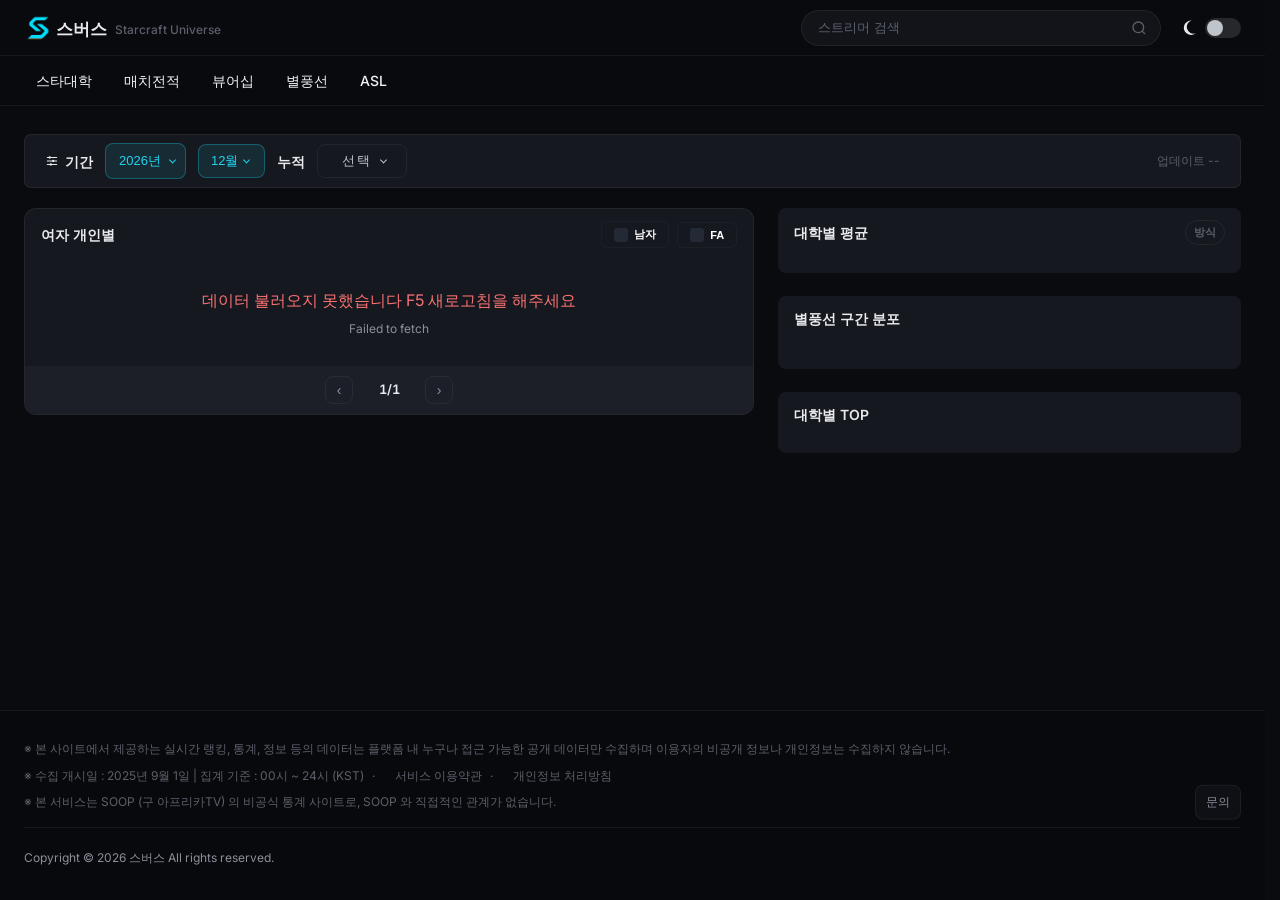
<file: star2.html>
<!DOCTYPE html>
<html lang="ko">
<head>
  <meta charset="UTF-8" />
  <meta name="viewport" content="width=device-width, initial-scale=1.0" />
  <title>별풍선 랭킹 - 스버스</title>
  <link rel="preconnect" href="https://fonts.googleapis.com">
  <link rel="preconnect" href="https://fonts.gstatic.com" crossorigin>
  <link href="https://fonts.googleapis.com/css2?family=Inter:wght@400;500;600;700&display=swap" rel="stylesheet">
  <link rel="stylesheet" href="common.css">
  <link rel="stylesheet" href="period.css">
  <style>
    :root {
      --bg: #0a0b0f;
      --bg-elevated: #12141a;
      --bg-card: #16181f;
      --border: rgba(255, 255, 255, 0.06);
      --text: #e8eaed;
      --text-muted: #8b8f9a;
      --text-dim: #5c606b;
      --cyan: #22d3ee;
      --orange: #f59e0b;
      --radius: 14px;
      --header-h: 56px;
      --content-max: 1280px;
    }
    html { scrollbar-gutter: stable; }
    html.light {
      --cyan: #16325c;
      --bg: #f3f4f7;
      --bg-elevated: #ffffff;
      --bg-card: #ffffff;
      --border: rgba(15, 18, 24, 0.1);
      --text: #1a1d24;
      --text-muted: #5c606b;
      --text-dim: #8a8f99;
    }

    * { margin: 0; padding: 0; box-sizing: border-box; }
    body {
      font-family: 'Inter', -apple-system, BlinkMacSystemFont, 'Segoe UI', sans-serif;
      background: var(--bg);
      color: var(--text);
      min-height: 100vh;
      line-height: 1.5;
      display: flex;
      flex-direction: column;
    }

    /* main 영역 스타일 */
    .main {
      flex: 1; max-width: var(--content-max);
      width: 100%; margin: 0 auto;
      padding: 28px 24px 40px;
    }
    .page-title { font-size: 20px; font-weight: 700; margin-bottom: 12px; }
    
.period-bar {
      display: flex; align-items: center; gap: 10px; margin-bottom: 23px; flex-wrap: wrap;
      padding: 10px 14px; background: var(--bg-card); 
      border: none; 
      border-radius: 10px;
    }
    .period-label {
      font-size: 14px; font-weight: 600; color: var(--text);
      flex-shrink: 0; display: inline-flex; align-items: center; gap: 6px;
    }
    .period-ico {
      display: inline-flex; align-items: center; color: #e8eaed;
    }
    .period-divider {
      width: 1px; height: 32px; background: rgba(255,255,255,0.12);
      margin: 0 1px 0 12px; flex-shrink: 0; align-self: center;
    }
    .period-box {
      min-width: 32px; height: 32px; padding: 0 10px;
      border: 1px solid var(--border); background: transparent;
      color: #c0c4cc; border-radius: 8px; font-size: 13px;
      line-height: 32px; cursor: pointer; display: inline-flex;
      align-items: center; justify-content: center; gap: 6px;
    }
    .period-box:hover {
      color: var(--text); background: rgba(255,255,255,0.06);
    }
    .period-box.active, .period-box.year-active {
      color: #22d3ee; background: rgba(34,211,238,0.1); border-color: rgba(34,211,238,0.3);
    }
    .period-box.dim {
      color: var(--text-dim); border-color: var(--border); background: transparent;
    }
    .period-box.dim:hover {
      color: var(--text); background: rgba(255,255,255,0.06);
    }
    .period-month-wrap, .period-total {
      display: inline-block; width: max-content; position: relative;
    }
    #yearBtn { width: 88px; min-width: 88px; padding-left: 13px; padding-right: 20px; font-size: 13px; box-sizing: border-box; }
    #monthBtn { width: 72px; min-width: 72px; padding-left: 8px; padding-right: 22px; font-size: 13px; box-sizing: border-box; }
    #totalBtn { width: 118px; min-width: 118px; padding-left: 10px; padding-right: 22px; justify-content: center; text-align: center; letter-spacing: 2px; box-sizing: border-box; }
    #yearBtn, #monthBtn, #totalBtn { position: relative; }
    #yearBtn::after, #monthBtn::after, #totalBtn::after {
      content: ""; position: absolute; top: 50%; width: 4px; height: 4px;
      border-right: 1.5px solid currentColor; border-bottom: 1.5px solid currentColor;
      transform: translateY(-70%) rotate(45deg); pointer-events: none;
    }
    #yearBtn::after { right: 10px; }
    #monthBtn::after { right: 15px; }
    #totalBtn::after { right: 20px; }
    .period-total-menu {
      display: none; position: absolute; top: calc(100% + 6px);
      left: 0; right: 0; width: 100%; min-width: 0; box-sizing: border-box;
      background: var(--bg-card); border: 1px solid var(--border);
      border-radius: 10px; padding: 6px; z-index: 40;
    }
    .period-month-wrap.open .period-total-menu, .period-total.open .period-total-menu { display: block; }
    .period-total-menu button {
      display: block; width: 100%; text-align: left; border: none;
      background: transparent; color: var(--text-muted); font-size: 13px;
      padding: 8px 10px; border-radius: 8px; cursor: pointer;
    }
    .period-total-menu button:hover, .period-total-menu button.active {
      color: #22d3ee; background: rgba(34,211,238,0.1);
    }
    .period-total-menu button:disabled {
      opacity: 0.35; cursor: default; color: var(--text-dim);
    }

    .rank-list { list-style: none; overflow: hidden; }
    .rank-item {
      display: flex; align-items: center; gap: 12px;
      padding: 7px 16px; border-bottom: none;
    }
    .rank-item:nth-child(odd) { background: rgba(255,255,255,0.015); }
    .rank-item:nth-child(even) { background: transparent; }
    .rank-item:hover { background: rgba(34,211,238,0.08); }
    .rank-num {
      width: 22px; font-size: 13px; font-weight: 600;
      color: var(--text-dim); text-align: center; flex-shrink: 0;
    }
    .rank-item.top-1 .rank-num { color: var(--orange); }
    .rank-item.top-2 .rank-num { color: #c0c0c0; }
    .rank-item.top-3 .rank-num { color: #cd7f32; }
    .avatar {
      width: 34px; height: 34px; border-radius: 50%; overflow: hidden;
      border: 1px solid var(--border); background: #1a1c24; flex-shrink: 0;
    }
    .avatar img { width: 100%; height: 100%; object-fit: cover; }
    .rank-info { flex: 1; display: flex; align-items: center; gap: 8px; min-width: 0; }
    .rank-name { font-size: 13px; font-weight: 600; }
    .rank-crew { font-size: 12px; color: var(--text-dim); }
    .rank-stat {
      font-size: 13px; font-weight: 600; color: var(--cyan);
      flex-shrink: 0; text-align: right; min-width: 110px; font-variant-numeric: tabular-nums;
    }

    #listNav {
      display: flex; align-items: center; justify-content: center; gap: 10px; width: 100%;
      background: #1c1f28; border: none;
      border-radius: 0 0 10px 10px; padding: 10px 16px;
    }
    #listNav .page-btn {
      width: 28px; height: 28px; border-radius: 8px;
      border: 1px solid var(--border); background: transparent;
      color: var(--text-muted); cursor: pointer; font-size: 14px; line-height: 1;
    }
    #listNav .page-btn:hover:not(:disabled) {
      color: #67e8f9; border-color: rgba(34,211,238,0.35); background: rgba(34,211,238,0.1);
    }
    #listNav .page-btn:disabled { opacity: 0.3; cursor: default; }
    #pageInfo {
      width: 52px; min-width: 52px; text-align: center;
      font-size: 13px; font-weight: 600; color: var(--text);
      font-variant-numeric: tabular-nums; display: inline-block;
    }
    .rank-item.empty {
      min-height: 48px; pointer-events: none; background: transparent !important;
    }

    #moreBtn, #foldBtn {
      display: none; flex-direction: column; align-items: center; justify-content: center;
      gap: 1px; width: 100%; margin: 0; padding: 3px 16px;
      background: transparent; border: none; color: #22d3ee;
      font-size: 13px; font-weight: 500; cursor: pointer;
    }
    #foldBtn { color: #8b8f9a; }
    #listNav #moreBtn, #listNav #foldBtn {
      display: flex !important; flex-direction: column !important;
      align-items: center !important; justify-content: center !important;
      gap: 4px !important; width: 100% !important; padding: 12px 16px !important;
    }
    #listNav #moreBtn[style*="none"], #listNav #foldBtn[style*="none"] { display: none !important; }
    #moreBtn:hover, #foldBtn:hover { color: #67e8f9; font-weight: 700; }

    .list-nav-arrows { display: flex; flex-direction: column; align-items: center; justify-content: center; gap: 8px; width: 48px; flex-shrink: 0; }
    #foldArrow, #moreArrow { width: 48px; height: 12px; border: none; background: transparent; color: #8b8f9a; cursor: pointer; padding: 0; display: flex; align-items: center; justify-content: center; }
    #foldArrow:hover, #moreArrow:hover { color: #67e8f9; }
    #listNav:has(#foldBtn:hover) #foldArrow, #listNav:has(#moreBtn:hover) #moreArrow { color: #67e8f9; }
    #listNav:has(#foldArrow:hover) #foldBtn, #listNav:has(#moreArrow:hover) #moreBtn { color: #67e8f9; font-weight: 700; }

    .rank-layout { display: flex; gap: 24px; align-items: flex-start; }
    .rank-left { width: 60%; flex-shrink: 0; }
    .rank-right { width: 40%; display: flex; flex-direction: column; gap: 23px; }
    .side-box {
      background: var(--bg-card); border: 0px solid var(--border);
      border-radius: 8px; overflow: hidden;
    }
    .side-box-header {
      padding: 12px 16px; border-bottom: 0px solid var(--border);
      font-size: 14px; font-weight: 600;
    }
    .side-box-body { padding: 8px 0; }
    .side-item {
      display: flex; align-items: center; justify-content: space-between;
      padding: 8px 16px; font-size: 13px;
    }
    .side-item-name { color: var(--text); font-weight: 500; }
    .side-item-value {
      color: var(--cyan); font-weight: 600; min-width: 100px;
      text-align: right; font-variant-numeric: tabular-nums;
    }
    .crew-row { cursor: pointer; transition: background 0.15s; }
    .crew-row:hover { background: rgba(34, 211, 238, 0.1); }
    .crew-detail { font-size: 12px; color: var(--text-dim); margin-left: 8px; flex-shrink: 0; }
    .crew-row:hover .crew-detail { color: #f59e0b; font-weight: 700; }

    .row-v4 { display: flex; align-items: center; margin-bottom: 12px; gap: 12px; }
    .row-v4:last-of-type { margin-bottom: 0; }
    .lbl-v4 { width: 75px; flex-shrink: 0; color: #64748b; font-size: 12px; }
    .val-v4 { width: 78px; flex-shrink: 0; text-align: right; font-size: 12px; font-weight: 700; }
    .cnt-v4 { color: #475569; font-size: 11px; font-weight: 400; }
    .track-v4 { flex: 1; height: 6px; background: #1e293b; border-radius: 2px; overflow: hidden; }
    .fill-v4 {
      height: 100%;
      background-image: linear-gradient(90deg, currentColor 4px, transparent 4px);
      background-size: 6px 100%;
    }
    .dist-median {
      margin-top: 8px; padding-top: 12px; border-top: 1px solid var(--border);
      text-align: center; font-size: 12px; font-weight: 500; color: var(--text-dim);
    }

    @media (max-width: 900px) {
      .rank-layout { flex-direction: column; }
      .rank-left, .rank-right { width: 100%; }
    }
  </style>
</head>
<body>
  <div id="site-top"></div>

  <main class="main">
    <div class="period-bar">
      <div class="period-label">
        <span class="period-ico">
          <svg width="14" height="14" viewBox="0 0 24 24" fill="none" stroke="currentColor" stroke-width="1.8" stroke-linecap="round">
            <line x1="4" y1="6" x2="20" y2="6"></line>
            <circle cx="8" cy="6" r="2" fill="currentColor" stroke="none"></circle>
            <line x1="4" y1="12" x2="20" y2="12"></line>
            <circle cx="14" cy="12" r="2" fill="currentColor" stroke="none"></circle>
            <line x1="4" y1="18" x2="20" y2="18"></line>
            <circle cx="10" cy="18" r="2" fill="currentColor" stroke="none"></circle>
          </svg>
        </span>
        기간
      </div>
      <div class="period-month-wrap" id="yearWrap">
        <button type="button" class="period-box year-active" id="yearBtn">2026년</button>
        <div class="period-total-menu" id="yearMenu"></div>
      </div>
      <div class="period-month-wrap" id="monthWrap">
        <button type="button" class="period-box active" id="monthBtn">8월</button>
        <div class="period-total-menu" id="monthMenu"></div>
      </div>
      <div class="period-divider"></div>
      <div class="period-label">누적</div>
      <div class="period-total" id="totalWrap">
        <button type="button" class="period-box dim" id="totalBtn">선택</button>
        <div class="period-total-menu" id="totalMenu">
          <button type="button" data-range="3m">3개월</button>
          <button type="button" data-range="6m">6개월</button>
          <button type="button" data-range="12m">1년</button>
          <button type="button" data-range="last-year">작년</button>
          <button type="button" data-range="this-year">올해</button>
        </div>
      </div>
      <div id="updateTime" style="font-size:12px; color:var(--text-dim); margin-left:auto;">업데이트 --</div>
    </div>

    <div class="rank-layout" id="rankArea">
      <div class="rank-left">
        <div class="side-box">
          <div class="side-box-header" style="display:flex; align-items:center; justify-content:space-between; gap:10px;">
            <div style="display:flex; align-items:center; gap:10px; min-width:0;">
              <span id="rankTitle">
                여자 개인별
                <span style="font-size:11px; color:var(--text-dim); font-weight:400; margin-left:6px;"></span>
              </span>
              <button type="button" id="clearCrewBtn" style="display:none; border:none; background:transparent; color:#22d3ee; font-size:12px; cursor:pointer;">전체보기</button>
            </div>
            <div class="filter-combination-row" id="faToggleLabel">
              <button type="button" class="combo1-btn" id="menFilterBtn">
                <span class="icon-box"></span>
                <span>남자</span>
              </button>
              <button type="button" class="combo1-btn" id="faFilterBtn">
                <span class="icon-box"></span>
                <span>FA</span>
              </button>
            </div>
          </div>
          <ul class="rank-list" id="rankList"></ul>
          <div id="listNav">
            <button type="button" class="page-btn" id="prevPage" aria-label="이전">‹</button>
            <span id="pageInfo">1/1</span>
            <button type="button" class="page-btn" id="nextPage" aria-label="다음">›</button>
          </div>
          <button type="button" id="clearCrewBottomBtn" style="
            display:none;
            width:100%;
            margin-top:0;
            padding:14px;
            background:#1c1f28;
            border:1px solid rgba(255,255,255,0.06);
            border-top:none;
            border-radius:0 0 14px 14px;
            color:#22d3ee;
            font-size:14px;
            font-weight:500;
            cursor:pointer;
          ">개인별 전체보기</button>
        </div>
      </div>

      <div class="rank-right">
        <div class="side-box">
          <div class="side-box-header" style="display:flex; align-items:center; justify-content:space-between; position:relative;">
            <span>대학별 평균</span>
            <button type="button" id="crewAvgDetailBtn"
              style="border:1px solid var(--border); background:transparent; color:var(--text-dim); font-size:11px; cursor:pointer; font-weight:600; padding:4px 8px; border-radius:999px;"
              onmouseover="this.style.color='#22d3ee'; this.style.borderColor='rgba(34,211,238,0.35)'; this.style.background='rgba(34,211,238,0.1)'"
              onmouseout="this.style.color='var(--text-dim)'; this.style.borderColor='var(--border)'; this.style.background='transparent'"
            >방식</button>
            <div id="avgMethodPop" style="display:none; position:absolute; right:12px; top:36px; z-index:20; width:260px; padding:12px 14px; background:var(--bg-card); border:1px solid var(--border); border-radius:10px; font-size:12px; color:var(--text-muted); line-height:1.55; font-weight:400;">남자의 데이터를 제공하지만 투트랙을 하는 수장이나 남자크루원 및 메프를 뛰는 교수들등 정확한 평균지표를 구분하기 전까지 '대학별' 평균과 '구간 분포'의 경우에는 남자 스트리머는 제외합니다.
</div>
          </div>
          <div class="side-box-body" id="crewAvgList"></div>
        </div>

        <div class="side-box">
          <div class="side-box-header">별풍선 구간 분포</div>
          <div id="starChartBars" style="padding: 12px 16px 16px;"></div>
        </div>

        <div class="side-box">
          <div class="side-box-header">대학별 TOP</div>
          <div class="side-box-body" id="crewCountList"></div>
        </div>
      </div>
    </div>
  </main>

  <div id="site-bottom"></div>

  <script src="common.js"></script>
  <script src="period.js"></script>
  <script src="roster.js"></script>
  <script src="rank-data.js"></script>
  <script src="rank-ui.js"></script>
  <script>
    const CREW_LOGO = {
      "바스포드": "logo/basford_em.webp",
      "BGM": "logo/bgm_em.webp",
      "흑카데미": "logo/black_em.webp",
      "보신대": "logo/bsu_em.webp",
      "씨나인": "logo/c9_em.webp",
      "캄몬스타즈": "logo/calm_em.webp",
      "츠캄몬스타즈,츠캄": "logo/calm_em.webp",
      "츠캄": "logo/calm_em.webp",
      "DM": "logo/dm_em.webp",
      "드림즈": "logo/dreams_em.webp",
      "드림": "logo/dreams_em.webp",
      "더블비": "logo/dubbleb_em.webp",
      "거성대": "logo/gsu_em.webp",
      "HM": "logo/hm_em.webp",
      "JSA": "logo/jsa_em.webp",
      "정선대": "logo/ju_em.webp",
      "케이대": "logo/ku_em.webp",
      "엠비대": "logo/mbu_em.webp",
      "뉴캣슬": "logo/newcat_em.webp",
      "NSU": "logo/nsu_em.webp",
      "늪지대": "logo/nzu_em.webp",
      "섭이대": "logo/siu_em.webp",
      "철와대": "logo/su_em.webp",
      "우끼끼즈": "logo/ukks_em.webp",
      "MSG": "logo/msg_em.webp",
      "와플대": "logo/waffleu_em.webp",
      "씨나인1": "logo/c91_em.webp",
      "YB": "logo/yb_em.webp",
      "염석대": "logo/yuam_em.webp",
      "학버드": "logo/hak_em.webp",
      "철기중대": "logo/chulgi_em.webp",
      "패션스타": "logo/fstar_em.webp",
      "나사": "logo/nasa_em.webp",
      "ASG": "logo/asg_em.webp",
      "김성여대": "logo/kim_em.webp",
      "캄성여대": "logo/cswu_em.webp",
      "수술대": "logo/ssu_em.webp",
      "신세계": "logo/ssg_em.webp",
      "뽀인구단": "logo/bboin_em.webp",
      "장독대": "logo/jdu_em.webp",
      "이노대": "logo/ino_em.webp", 
      "거사대": "logo/gsu_em.webp", 
      "방치클럽": "logo/bangchi_em.webp",
      "복덕방": "logo/bdb_em.webp",
      "CP": "logo/cp_em.webp",
      "DP": "logo/dp_em.webp",
      "묵섭대": "logo/mook_em.webp",
      "광수대": "logo/gwangsu_em.webp",
      "캄브릿지": "logo/calmb_em.webp",
      "마종대": "logo/majong_em.webp",
      "TPZ": "logo/tpz_em.webp",
      "범진대": "logo/bj_em.webp",
      "파이스트": "logo/pist_em.webp",
      "미다스공대": "logo/midas2_em.webp",
      "MGS": "logo/mgs_em.webp",
      "라저대": "logo/rthat_em.webp",
      "아마대": "logo/ama_em.webp",
      "츠나대": "logo/tsuna_em.webp",
      "무창클럽": "logo/moo_em.webp",
      "카사대": "logo/casa_em.webp",
      "철거반": "logo/cgb_em.webp",
      "노가다대": "logo/nogada_em.webp",
      "마싯대": "logo/masit_em.webp",
      "점단기": "logo/casa_em.webp",
      "점문예대": "logo/jm_em.webp",
      "라이트클럽": "logo/lightclub_em.webp",
      "고대": "logo/go_em.webp",
      "친박연대": "logo/chinpark_em.webp",
      "철기대": "logo/cgd_em.webp",
      "석사관학교": "logo/seoksa_em.webp",
      "할없녀": "logo/halgirl_em.webp",
      "무친대": "logo/mcu_em.webp",
      "소림사": "logo/sorimsa_em.webp"
    };
    
    const CREW_LOGO_SIZE = {};
    function crewLogo(name) {
      if (!name) return "";
      var alias = window.crewAlias ? window.crewAlias(name) : name;
      if (CREW_LOGO[name]) return CREW_LOGO[name];
      if (CREW_LOGO[alias]) return CREW_LOGO[alias];
      var key = Object.keys(CREW_LOGO).find(function (k) {
        return k.toLowerCase() === String(name).toLowerCase() || k.toLowerCase() === String(alias).toLowerCase();
      });
      return key ? CREW_LOGO[key] : "";
    }

    var showFa = !!window.keepFa;
    var showMen = !!window.keepMen;
    async function loadData() {
      try {
        var roster = await window.loadRoster();
        var pack = await window.loadDaterRows({ roster: roster, metricCol: 2, metricKey: "star" });
        var originalData = pack.period;
        var liveData = pack.live;
        var hasMetric = originalData.some(function (it) { return (it.star || 0) > 0; });
        var crewSource = hasMetric ? originalData : liveData;
        var crewRaw = hasMetric ? (pack.periodRaw || []) : (pack.liveRaw || []);
        var listPage = 0;
        var selectedCrew = window.keepCrew || null;

        function getFilteredData() {
          return window.filterPeople(originalData, {
            metricKey: "star",
            showFa: showFa,
            showMen: showMen,
            selectedCrew: selectedCrew
          });
        }

        function renderCrewAvg() {
          var avgList = pack.crewAvgList || [];
          var box = document.getElementById("crewAvgList");
          if (!box) return;
          box.innerHTML = "";
          avgList.forEach(function (item, index) {
            var div = document.createElement("div");
            div.className = "side-item crew-row";
            var rank = index + 1;
            var rankColor = "var(--text-dim)";
            if (rank === 1) rankColor = "#f59e0b";
            else if (rank === 2) rankColor = "#a78bfa";
            else if (rank === 3) rankColor = "#34d399";
            div.innerHTML =
              '<div style="display:flex; align-items:center; gap:8px; min-width:0;">' +
              '<span style="width:18px; color:' + rankColor + '; font-size:12px; font-weight:700; flex-shrink:0;">' + rank + '</span>' +
              '<span class="side-item-name" style="display:inline-flex; align-items:center;">' +
              '<span style="width:24px;height:24px;display:inline-flex;align-items:center;justify-content:center;flex-shrink:0;margin-right:6px;">' +
              '<img src="' + crewLogo(item.name) + '" alt="" style="max-width:' + (CREW_LOGO_SIZE[item.name] || 24) + 'px;max-height:' + (CREW_LOGO_SIZE[item.name] || 24) + 'px;object-fit:contain;" onerror="this.style.display=\'none\'">' +
              '</span>' + item.name + '</span>' +
              '<span style="font-size:11px; color:var(--text-dim);">' + item.count + '명</span></div>' +
              '<div style="display:flex; align-items:center;">' +
              '<span class="side-item-value">' + item.avg.toLocaleString() + ' <span style="font-size:70%; opacity:0.7;">개</span></span>' +              '<span class="crew-detail">상세</span></div>';
            div.addEventListener("click", function () {
              selectedCrew = item.name; window.keepCrew = item.name;
              var title = document.getElementById("rankTitle");
              if (title) title.textContent = item.name;
              var topBtn = document.getElementById("clearCrewBtn");
              if (topBtn) topBtn.style.display = "none";
              var bottomBtn = document.getElementById("clearCrewBottomBtn");
              if (bottomBtn) bottomBtn.style.display = "block";
              var crewBox = document.getElementById("crewCountList");
              if (crewBox && crewBox.parentElement) crewBox.parentElement.style.display = "none";
              var faWrap = document.getElementById("faToggleLabel");
              if (faWrap) faWrap.style.display = "none";
              resetAndRender();
              window.scrollTo({ top: 0, behavior: "smooth" });
            });
            box.appendChild(div);
          });
        }

        function renderCrewCount() {
          var crewMap = {};
          window.womenCrewSource(crewSource, "star").forEach(function (item) {
            if (!crewMap[item.crew]) crewMap[item.crew] = { count: 0, topId: "", topName: "", topStar: -1 };
            crewMap[item.crew].count += 1;
            if (item.star > crewMap[item.crew].topStar) {
              crewMap[item.crew].topStar = item.star;
              crewMap[item.crew].topId = item.id || "";
              crewMap[item.crew].topName = item.name || "";
            }
          });
          var list = Object.keys(crewMap).map(function (name) {
            var d = crewMap[name];
            return { crew: name, count: d.count, topId: d.topId, topName: d.topName, topStar: d.topStar };
          }).sort(function (a, b) { return b.topStar - a.topStar; });
          var box = document.getElementById("crewCountList");
          if (!box) return;
          box.innerHTML = "";
          list.forEach(function (item, index) {
            var rank = index + 1;
            var rankColor = "var(--text-dim)";
            if (rank === 1) rankColor = "#f59e0b";
            else if (rank === 2) rankColor = "#a78bfa";
            else if (rank === 3) rankColor = "#34d399";
            var div = document.createElement("div");
            div.className = "side-item";
            div.innerHTML =
              '<div style="display:flex; align-items:center; gap:8px; min-width:0;">' +
              '<span style="width:18px; color:' + rankColor + '; font-size:12px; font-weight:700; flex-shrink:0;">' + rank + '</span>' +
              '<div class="avatar" style="width:24px; height:24px; flex-shrink:0;">' +
              '<img src="' + window.soopImg(item.topId) + '" alt="" onerror="this.style.display=\'none\'"></div>' +
              '<span class="side-item-name" style="overflow:hidden; text-overflow:ellipsis; white-space:nowrap;">' + item.topName + '</span>' +
              '<span style="font-size:11px; color:var(--text-dim); flex-shrink:0;">' + item.crew + '</span></div>' +
              '<span class="side-item-value">' + item.topStar.toLocaleString() + ' <span style="font-size:70%; opacity:0.7;">개</span></span>';
            box.appendChild(div);
          });
        }

        function renderStarChart() {
          var ranges = [
            { label: "50만 이상", min: 500000, max: Infinity, color: "#22d3ee" },
            { label: "30만~50만", min: 300000, max: 499999, color: "#a78bfa" },
            { label: "20만~30만", min: 200000, max: 299999, color: "#f472b6" },
            { label: "15만~20만", min: 150000, max: 199999, color: "#fbbf24" },
            { label: "10만~15만", min: 100000, max: 149999, color: "#34d399" },
            { label: "5만~10만", min: 50000, max: 99999, color: "#818cf8" },
            { label: "5만 미만", min: 0, max: 49999, color: "#64748b" }
          ];
          var data = window.womenCrewSource(crewSource, "star");
          var counts = ranges.map(function (r) {
            return Object.assign({}, r, { count: data.filter(function (item) { return item.star >= r.min && item.star <= r.max; }).length });
          }).filter(function (r) { return r.count > 0; });
          var total = counts.reduce(function (sum, r) { return sum + r.count; }, 0);
          var box = document.getElementById("starChartBars");
          if (!box) return;
          if (!total) { box.innerHTML = ""; return; }
          var maxCount = Math.max.apply(null, counts.map(function (r) { return r.count; }));
          var sortedStars = data.map(function (item) { return item.star; }).sort(function (a, b) { return a - b; });
          var median = 0;
          if (sortedStars.length) {
            var mid = Math.floor(sortedStars.length / 2);
            median = sortedStars.length % 2 === 0
              ? Math.round((sortedStars[mid - 1] + sortedStars[mid]) / 2)
              : sortedStars[mid];
          }
          box.innerHTML = counts.map(function (r) {
            var pct = Math.round((r.count / total) * 100);
            var widthPct = Math.round((r.count / maxCount) * 100);
            return '<div class="row-v4"><div class="lbl-v4">' + r.label + '</div>' +
              '<div class="track-v4"><div class="fill-v4" style="width:' + widthPct + '%;color:' + r.color + ';"></div></div>' +
              '<div class="val-v4" style="color:' + r.color + ';">' + pct + '% <span class="cnt-v4">(' + r.count + '명)</span></div></div>';
          }).join("") + '<div class="dist-median">중위값 ' + median.toLocaleString() + '개</div>';
        }

        function renderMore() {
          var list = document.getElementById("rankList");
          if (!hasMetric) {
            list.innerHTML = window.emptyHtml();
            window.paintPager(0, 1, true);
            return;
          }
          var data = getFilteredData();
          var sliced = window.pageSlice(data, listPage, window.PAGE_SIZE);
          listPage = sliced.page;
          list.innerHTML = "";
          sliced.rows.forEach(function (item) {
            var rank = item.rank;
            var li = document.createElement("li");
            li.className = "rank-item" + (rank === 1 ? " top-1" : rank === 2 ? " top-2" : rank === 3 ? " top-3" : "");
            li.innerHTML =
              '<span class="rank-num">' + rank + '</span>' +
              '<div class="avatar"><img src="' + window.soopImg(item.id) + '" alt="" onerror="this.style.display=\'none\'"></div>' +
                            '<div class="rank-info"><div class="rank-name">' + item.name + '</div><div class="rank-crew">' + ((window.getPeriod && window.getPeriod() && window.getPeriod().range) ? (item.liveCrew || item.crew) : item.crew) + '</div></div>' +
              '<div class="rank-stat">' + (!item.star ? "-" : item.star.toLocaleString() + '<span style="font-size:70%;opacity:0.7;margin-left:1px;position:relative;top:-1px;">개</span>' + ((window.getPeriod && window.getPeriod() && window.getPeriod().range && item.monthCount > 1) ? '<div style="font-size:10px;color:#9aa0a6;margin-top:0px;,font-weight:500;">평균 ' + Math.round(item.star / item.monthCount).toLocaleString() + '</div>' : '')) + '</div>';            list.appendChild(li);
          });
          if (selectedCrew) {
            window.paintPager(sliced.page, sliced.maxPage, true);
          } else {
            window.fillEmptyRows(list, window.PAGE_SIZE - sliced.rows.length);
            window.paintPager(sliced.page, sliced.maxPage, false);
          }
        }

        window.clearCrewFilter = function () {
          selectedCrew = null; window.keepCrew = null;
          var title = document.getElementById("rankTitle");
          if (title) title.innerHTML = '여자 개인별 <span style="font-size:11px; color:var(--text-dim); font-weight:400; margin-left:6px;">남자 준비중</span>';
          var topBtn = document.getElementById("clearCrewBtn");
          if (topBtn) topBtn.style.display = "none";
          var bottomBtn = document.getElementById("clearCrewBottomBtn");
          if (bottomBtn) bottomBtn.style.display = "none";
          var crewBox = document.getElementById("crewCountList");
          if (crewBox && crewBox.parentElement) crewBox.parentElement.style.display = "";
          var faWrap = document.getElementById("faToggleLabel");
          if (faWrap) faWrap.style.display = "flex";
          resetAndRender();
        };

        function resetAndRender() {
          listPage = 0;
          document.getElementById("rankList").innerHTML = "";
          renderMore();
          renderCrewAvg();
          renderStarChart();
          renderCrewCount();
        }

        resetAndRender();
        var crewQ = new URLSearchParams(location.search).get("crew");
        if (crewQ) {
          selectedCrew = crewQ; window.keepCrew = crewQ;
          var title = document.getElementById("rankTitle");
          if (title) title.textContent = crewQ;
          var bottomBtn = document.getElementById("clearCrewBottomBtn");
          if (bottomBtn) bottomBtn.style.display = "block";
          var crewBox = document.getElementById("crewCountList");
          if (crewBox && crewBox.parentElement) crewBox.parentElement.style.display = "none";
          var faWrap = document.getElementById("faToggleLabel");
          if (faWrap) faWrap.style.display = "none";
          resetAndRender();
        }
        var area = document.getElementById("rankArea");
        if (area) area.style.visibility = "visible";

        var now = new Date();
        var updateEl = document.getElementById("updateTime");
        if (updateEl) {
          updateEl.textContent = "최근 업데이트 " +
            String(now.getMonth() + 1).padStart(2, "0") + "." +
            String(now.getDate()).padStart(2, "0") + " " +
            String(now.getHours()).padStart(2, "0") + ":" +
            String(now.getMinutes()).padStart(2, "0");
        }

        var prevBtn = document.getElementById("prevPage");
        var nextBtn = document.getElementById("nextPage");
        if (prevBtn) prevBtn.onclick = function () {
          if (listPage > 0) { listPage--; renderMore(); window.goListTop(); }
        };
        if (nextBtn) nextBtn.onclick = function () {
          listPage++; renderMore(); window.goListTop();
        };
        var clearCrewBtn = document.getElementById("clearCrewBtn");
        if (clearCrewBtn) clearCrewBtn.onclick = window.clearCrewFilter;
        var clearCrewBottomBtn = document.getElementById("clearCrewBottomBtn");
        if (clearCrewBottomBtn) clearCrewBottomBtn.onclick = window.clearCrewFilter;

        var crewAvgDetailBtn = document.getElementById("crewAvgDetailBtn");
        if (crewAvgDetailBtn) {
          crewAvgDetailBtn.addEventListener("click", function () {
            var pop = document.getElementById("avgMethodPop");
            if (pop) pop.style.display = pop.style.display === "block" ? "none" : "block";
            var head = crewAvgDetailBtn.parentElement;
            if (head && !head.getAttribute("data-avg-leave")) {
              head.setAttribute("data-avg-leave", "1");
              head.addEventListener("mouseleave", function () {
                if (pop) pop.style.display = "none";
              });
            }
          });
        }
        var menBtn = document.getElementById("menFilterBtn");
        var faBtn = document.getElementById("faFilterBtn");
        if (menBtn) {
          menBtn.classList.toggle("active", showMen);
          menBtn.onclick = function () {
            showMen = !showMen;
            window.keepMen = showMen;
            menBtn.classList.toggle("active", showMen);
            resetAndRender();
          };
        }
        if (faBtn) {
          faBtn.classList.toggle("active", showFa);
          faBtn.onclick = function () {
            showFa = !showFa;
            window.keepFa = showFa;
            faBtn.classList.toggle("active", showFa);
            resetAndRender();
          };
        }
        var filterBtn = document.getElementById("filterFaBtn");
        if (filterBtn) {
          filterBtn.onclick = function () {
            showFa = !showFa;
            filterBtn.textContent = showFa ? "FA 제외" : "FA 포함";
            filterBtn.style.color = showFa ? "#8b8f9a" : "#22d3ee";
            resetAndRender();
          };
        }
      } catch (err) {
        var list = document.getElementById("rankList");
        var why = (err && err.message) ? String(err.message) : String(err);
        if (list) list.innerHTML = "<li style='padding:28px 16px;color:#f87171;text-align:center;'>데이터 불러오지 못했습니다 F5 새로고침을 해주세요<br><span style='display:block;margin-top:8px;color:#8b8f9a;font-size:12px;'>" + why + "</span></li>";
        var area = document.getElementById("rankArea");
        if (area) area.style.visibility = "visible";
        console.error(err);
      }
    }
    window.onPeriodChange = function () { loadData(); };
    loadData();
  </script>
</body>
</html>
</file>
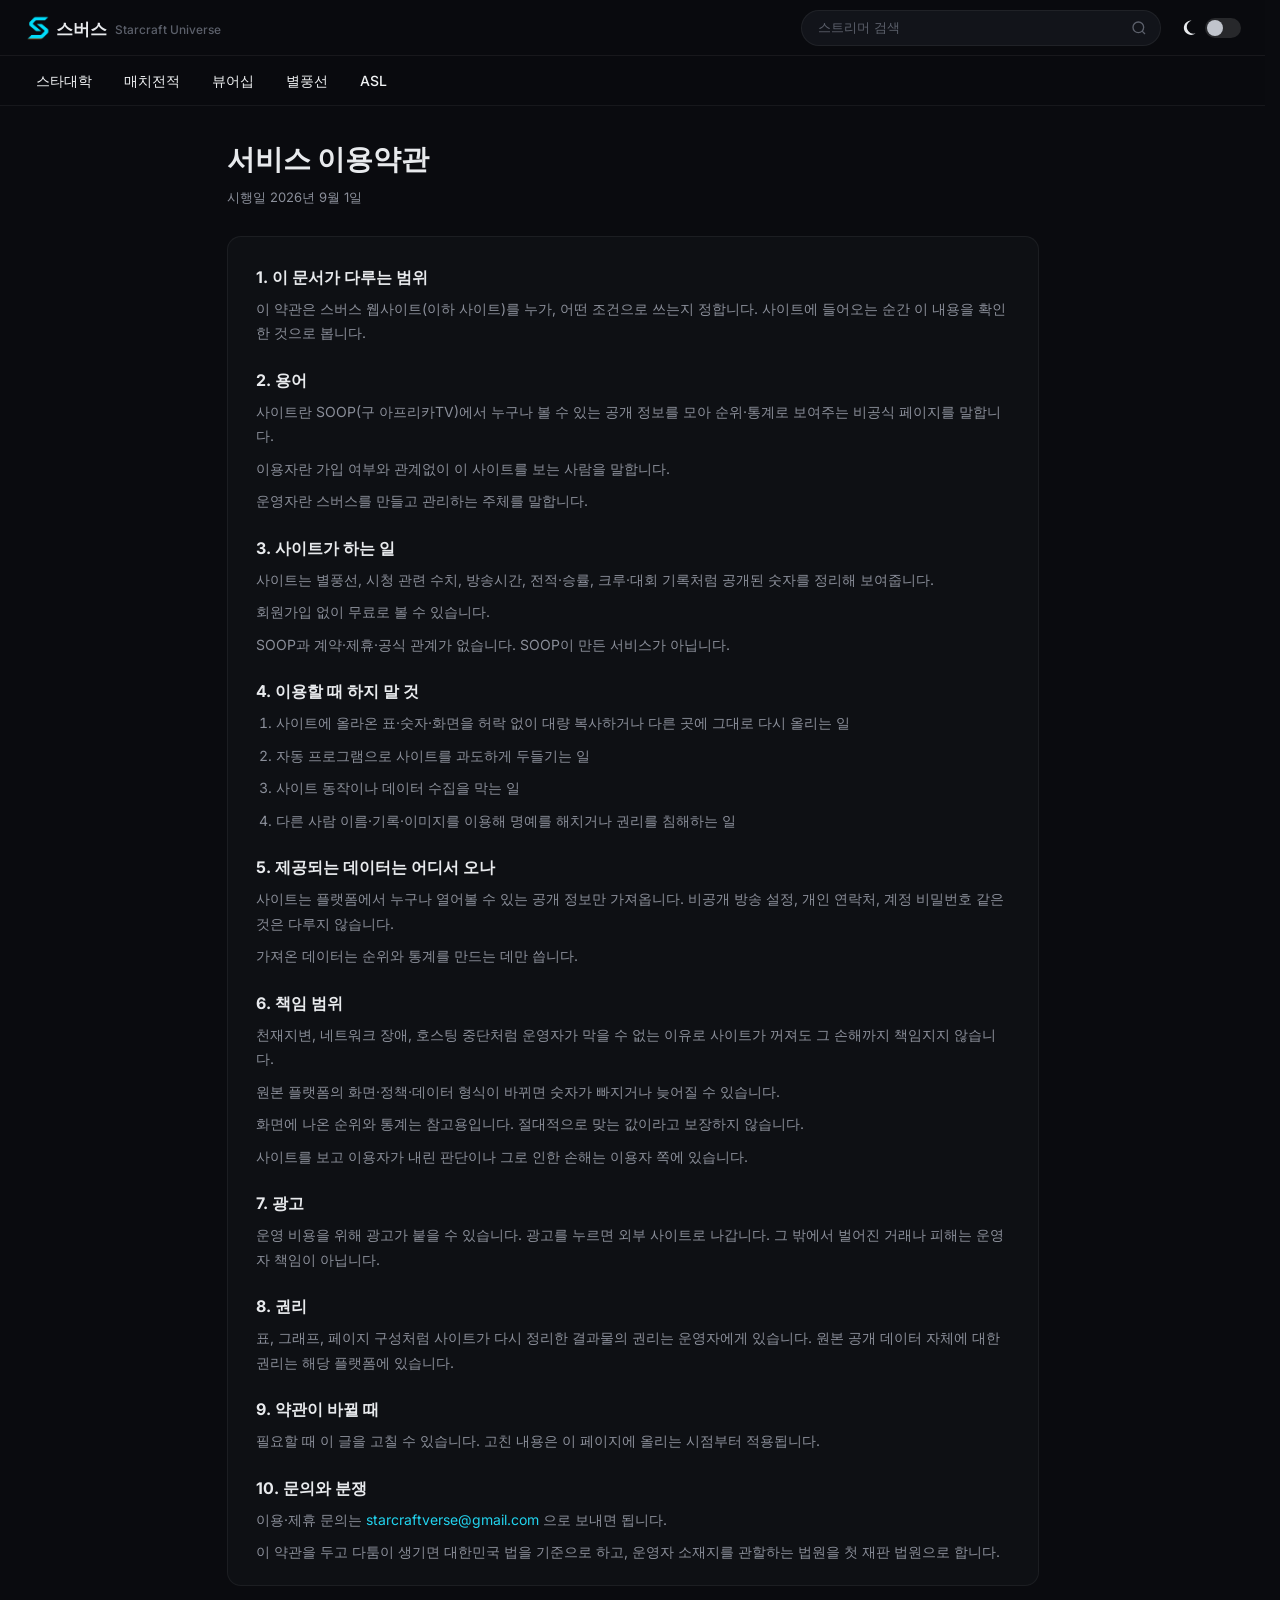
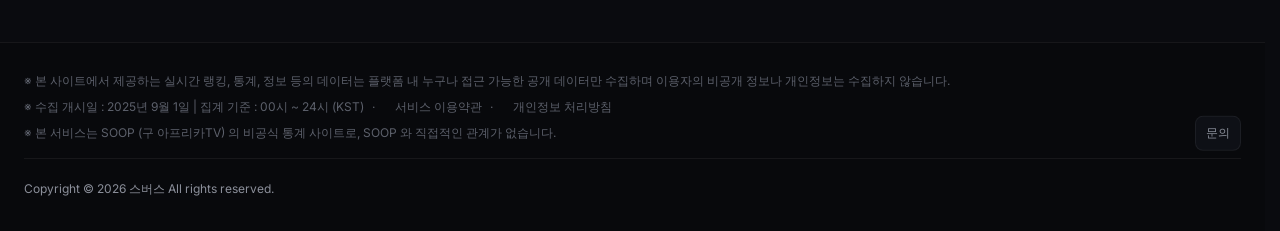
<file: terms.html>
<!DOCTYPE html>
<html lang="ko">
<head>
  <meta charset="UTF-8" />
  <meta name="viewport" content="width=device-width, initial-scale=1.0" />
  <title>서비스 이용약관 - 스버스</title>
  <link rel="preconnect" href="https://fonts.googleapis.com">
  <link rel="preconnect" href="https://fonts.gstatic.com" crossorigin>
  <link href="https://fonts.googleapis.com/css2?family=Inter:wght@400;500;600;700&display=swap" rel="stylesheet">
  <link rel="stylesheet" href="common.css">
  <style>
    :root {
      --bg: #0a0b0f;
      --bg-elevated: #12141a;
      --bg-card: #16181f;
      --border: rgba(255, 255, 255, 0.06);
      --text: #e8eaed;
      --text-muted: #8b8f9a;
      --text-dim: #5c606b;
      --cyan: #22d3ee;
      --header-h: 56px;
      --content-max: 1280px;
    }
    html { scrollbar-gutter: stable; }
    html.light {
      --cyan: #16325c;
      --bg: #f3f4f7;
      --bg-elevated: #ffffff;
      --bg-card: #ffffff;
      --border: rgba(15, 18, 24, 0.1);
      --text: #1a1d24;
      --text-muted: #5c606b;
      --text-dim: #8a8f99;
    }
    html.light .header,
    html.light .sub-nav {
      background: rgba(243, 244, 247, 0.9);
    }
    html.light .footer { background: #eceef2; }
    html.light .search-drop,
    html.light .partner-pop { background: #ffffff; }
    html.light .fa-switch-slider { background: rgba(0,0,0,0.18); }
    .theme-icon {
      display: flex;
      align-items: center;
      justify-content: center;
      width: 22px;
      height: 22px;
      color: var(--text);
      flex-shrink: 0;
    }
    .theme-icon svg { width: 20px; height: 20px; display: block; }
    .theme-sun { display: none !important; }
    .theme-moon { display: block !important; }
    html.light .theme-moon { display: none !important; }
    html.light .theme-sun { display: block !important; }
    .fa-switch-wrap {
      display: flex; align-items: center; gap: 6px;
      cursor: pointer; flex-shrink: 0; user-select: none;
    }
    .fa-switch-input { display: none; }
    .fa-switch-slider {
      width: 36px; height: 20px; background: rgba(255,255,255,0.12);
      border-radius: 999px; position: relative;
    }
    .fa-switch-slider::before {
      content: ""; position: absolute; top: 2px; left: 2px;
      width: 16px; height: 16px; background: #c0c4cc; border-radius: 50%;
      transition: transform 0.15s, background 0.15s;
    }
    .fa-switch-input:checked + .fa-switch-slider { background: rgba(245,158,11,0.35); }
    .fa-switch-input:checked + .fa-switch-slider::before {
      transform: translateX(16px); background: #f59e0b;
    }
    * { margin: 0; padding: 0; box-sizing: border-box; }
    body {
      font-family: 'Inter', -apple-system, BlinkMacSystemFont, 'Segoe UI', sans-serif;
      background: var(--bg); color: var(--text);
      min-height: 100vh; line-height: 1.5;
      display: flex; flex-direction: column;
    }
    .header {
      position: sticky; top: 0; z-index: 100; height: var(--header-h);
      background: rgba(10, 11, 15, 0.85); backdrop-filter: blur(16px);
      border-bottom: 1px solid var(--border); display: flex; justify-content: center;
    }
    .header-inner {
      max-width: var(--content-max); width: 100%;
      display: flex; align-items: center; padding: 0 24px; gap: 16px;
    }
        .logo {
      display: flex; align-items: center; gap: 4px;
      text-decoration: none; color: var(--text); font-weight: 700; font-size: 17px; flex-shrink: 0;
      line-height: 1;
    }
    .logo img {
      width: 28px;
      height: 28px;
      border-radius: 4px;
      display: block;
      position: relative;
      top: 0;
    }
    .logo-text {
      display: flex;
      align-items: center;
      position: relative;
      top: 2px;
    }
    .logo-sub {
      font-size: 70%;
      font-weight: 500;
      color: var(--text-dim);
      margin-left: 8px;
    }
    .search-wrap { flex: 1; max-width: 360px; margin-left: auto; position: relative; }
    .search-input {
      width: 100%; height: 36px; background: var(--bg-elevated);
      border: 1px solid var(--border); border-radius: 999px;
      padding: 0 40px 0 16px; color: var(--text); font-size: 13px; outline: none;
    }
    .search-input::placeholder { color: var(--text-dim); }
    .search-icon {
      position: absolute; right: 14px; top: 50%; transform: translateY(-50%);
      color: var(--text-dim); pointer-events: none;
    }
    .search-drop {
      display: none; position: absolute; top: 42px; left: 0; right: 0;
      background: #16181f; border: 1px solid var(--border); border-radius: 12px;
      max-height: 280px; overflow: auto; z-index: 120;
    }
    .search-drop.open { display: block; }
    .search-item {
      display: flex; align-items: center; gap: 10px;
      padding: 8px 12px; cursor: pointer; font-size: 13px;
    }
    .search-item:hover { background: rgba(34,211,238,0.1); }
    .search-item img {
      width: 28px; height: 28px; border-radius: 50%; object-fit: cover; background: #1a1c24;
    }
    .search-item small { color: var(--text-dim); margin-left: auto; }
    .icon-btn {
      width: 34px; height: 34px; display: flex; align-items: center; justify-content: center;
      border-radius: 8px; border: none; background: transparent; color: var(--text-muted); cursor: pointer;
    }
    .main {
      flex: 1; max-width: 860px; width: 100%;
      margin: 0 auto; padding: 32px 24px 56px;
    }
    .legal-kicker { font-size: 12px; color: var(--text-dim); margin-bottom: 8px; }
    .legal-title { font-size: 28px; font-weight: 700; margin-bottom: 8px; }
    .legal-date { font-size: 13px; color: var(--text-muted); margin-bottom: 28px; }
    .legal-box {
      background: #0e1014;
      border: 1px solid var(--border);
      border-radius: 14px;
      padding: 28px 28px 12px;
    }
    .legal-box h2 {
      font-size: 16px; font-weight: 700; margin: 22px 0 8px;
    }
    .legal-box h2:first-child { margin-top: 0; }
    .legal-box p, .legal-box li {
      font-size: 14px;
      color: var(--text-muted); line-height: 1.75; margin-bottom: 8px;
    }
    .legal-box ol { padding-left: 20px; margin-bottom: 8px; }
    .legal-box a { color: var(--cyan); text-decoration: none; }
    .footer {
      margin-top: auto; border-top: 1px solid var(--border);
      background: #08090c; padding: 28px 0 32px;
      overflow: visible;
    }
    .footer-inner {
      max-width: var(--content-max); margin: 0 auto;
      padding: 0 24px;
      font-size: 12px; color: var(--text-dim); line-height: 1.7;
    }
    .footer-inner p { margin-bottom: 6px; }
    .footer-copyright {
      margin-top: 14px; padding-top: 20px;
      border-top: 1px solid var(--border); color: var(--text-muted);
    }
    .footer-doc {
      margin-left: 12px;
      color: inherit;
      font-weight: 400;
      text-decoration: none;
    }
    .footer-doc:hover { font-weight: 700; }
    .footer-dot { margin: 0 8px; }
    .footer-row {
      position: relative;
      display: block;
      padding-right: 88px;
    }
    .partner-wrap {
      position: absolute;
      right: 0;
      top: 50%;
      transform: translateY(-50%);
      margin-top: 0;
    }
    .partner-btn {
      display: inline-block;
      padding: 6px 10px;
      border: 1px solid var(--border);
      border-radius: 8px;
      background: #0e1016;
      color: var(--text-muted);
      font-size: 12px;
      cursor: pointer;
      list-style: none;
    }
    .partner-btn::-webkit-details-marker { display: none; }
    .partner-btn:hover { color: #22d3ee; border-color: rgba(34,211,238,0.35); }
    .partner-pop {
      display: none;
      position: absolute;
      right: 0;
      left: auto;
      bottom: calc(100% + 8px);
      width: 280px;
      padding: 14px 16px;
      background: #16181f;
      border: 1px solid var(--border);
      border-radius: 10px;
      color: var(--text);
      font-size: 13px;
      line-height: 1.7;
      z-index: 200;
    }
    .partner-wrap[open] .partner-pop { display: block; }
    .footer-doc { margin-left: 12px; color: inherit; font-weight: 400; text-decoration: none; }
    .footer-doc:hover { font-weight: 700; }
    .footer-dot { margin: 0 8px; }
    .footer-row { position: relative; display: block; padding-right: 88px; }
    .partner-wrap { position: absolute; right: 0; top: 50%; transform: translateY(-50%); }
    .partner-btn {
      display: inline-block; padding: 6px 10px; border: 1px solid var(--border);
      border-radius: 8px; background: #0e1016; color: var(--text-muted);
      font-size: 12px; cursor: pointer;
    }
    .partner-btn:hover { color: #22d3ee; border-color: rgba(34,211,238,0.35); }
    .partner-pop {
      display: none; position: absolute; left: 0; bottom: calc(100% + 8px);
      width: 280px; padding: 14px 16px; background: #16181f;
      border: 1px solid var(--border); border-radius: 10px;
      color: var(--text); font-size: 13px; line-height: 1.7; z-index: 20;
    }
    .partner-wrap:hover .partner-pop { display: block; }
  </style>
</head>
<body>
    <div id="site-top"></div>

  <main class="main">
    <h1 class="legal-title">서비스 이용약관</h1>
    <p class="legal-date">시행일 2026년 9월 1일</p>
    <div class="legal-box">
      <h2>1. 이 문서가 다루는 범위</h2>
      <p>이 약관은 스버스 웹사이트(이하 사이트)를 누가, 어떤 조건으로 쓰는지 정합니다. 사이트에 들어오는 순간 이 내용을 확인한 것으로 봅니다.</p>

      <h2>2. 용어</h2>
      <p>사이트란 SOOP(구 아프리카TV)에서 누구나 볼 수 있는 공개 정보를 모아 순위·통계로 보여주는 비공식 페이지를 말합니다.</p>
      <p>이용자란 가입 여부와 관계없이 이 사이트를 보는 사람을 말합니다.</p>
      <p>운영자란 스버스를 만들고 관리하는 주체를 말합니다.</p>

      <h2>3. 사이트가 하는 일</h2>
      <p>사이트는 별풍선, 시청 관련 수치, 방송시간, 전적·승률, 크루·대회 기록처럼 공개된 숫자를 정리해 보여줍니다.</p>
      <p>회원가입 없이 무료로 볼 수 있습니다.</p>
      <p>SOOP과 계약·제휴·공식 관계가 없습니다. SOOP이 만든 서비스가 아닙니다.</p>

      <h2>4. 이용할 때 하지 말 것</h2>
      <ol>
        <li>사이트에 올라온 표·숫자·화면을 허락 없이 대량 복사하거나 다른 곳에 그대로 다시 올리는 일</li>
        <li>자동 프로그램으로 사이트를 과도하게 두들기는 일</li>
        <li>사이트 동작이나 데이터 수집을 막는 일</li>
        <li>다른 사람 이름·기록·이미지를 이용해 명예를 해치거나 권리를 침해하는 일</li>
      </ol>

      <h2>5. 제공되는 데이터는 어디서 오나</h2>
      <p>사이트는 플랫폼에서 누구나 열어볼 수 있는 공개 정보만 가져옵니다. 비공개 방송 설정, 개인 연락처, 계정 비밀번호 같은 것은 다루지 않습니다.</p>
      <p>가져온 데이터는 순위와 통계를 만드는 데만 씁니다.</p>

      <h2>6. 책임 범위</h2>
      <p>천재지변, 네트워크 장애, 호스팅 중단처럼 운영자가 막을 수 없는 이유로 사이트가 꺼져도 그 손해까지 책임지지 않습니다.</p>
      <p>원본 플랫폼의 화면·정책·데이터 형식이 바뀌면 숫자가 빠지거나 늦어질 수 있습니다.</p>
      <p>화면에 나온 순위와 통계는 참고용입니다. 절대적으로 맞는 값이라고 보장하지 않습니다.</p>
      <p>사이트를 보고 이용자가 내린 판단이나 그로 인한 손해는 이용자 쪽에 있습니다.</p>

      <h2>7. 광고</h2>
      <p>운영 비용을 위해 광고가 붙을 수 있습니다. 광고를 누르면 외부 사이트로 나갑니다. 그 밖에서 벌어진 거래나 피해는 운영자 책임이 아닙니다.</p>

      <h2>8. 권리</h2>
      <p>표, 그래프, 페이지 구성처럼 사이트가 다시 정리한 결과물의 권리는 운영자에게 있습니다. 원본 공개 데이터 자체에 대한 권리는 해당 플랫폼에 있습니다.</p>

      <h2>9. 약관이 바뀔 때</h2>
      <p>필요할 때 이 글을 고칠 수 있습니다. 고친 내용은 이 페이지에 올리는 시점부터 적용됩니다.</p>

      <h2>10. 문의와 분쟁</h2>
      <p>이용·제휴 문의는 <a href="mailto:starcraftverse@gmail.com">starcraftverse@gmail.com</a> 으로 보내면 됩니다.</p>
      <p>이 약관을 두고 다툼이 생기면 대한민국 법을 기준으로 하고, 운영자 소재지를 관할하는 법원을 첫 재판 법원으로 합니다.</p>
    </div>
  </main>
      <div id="site-bottom"></div>

  <script src="common.js"></script>
</body>
</html>
</file>
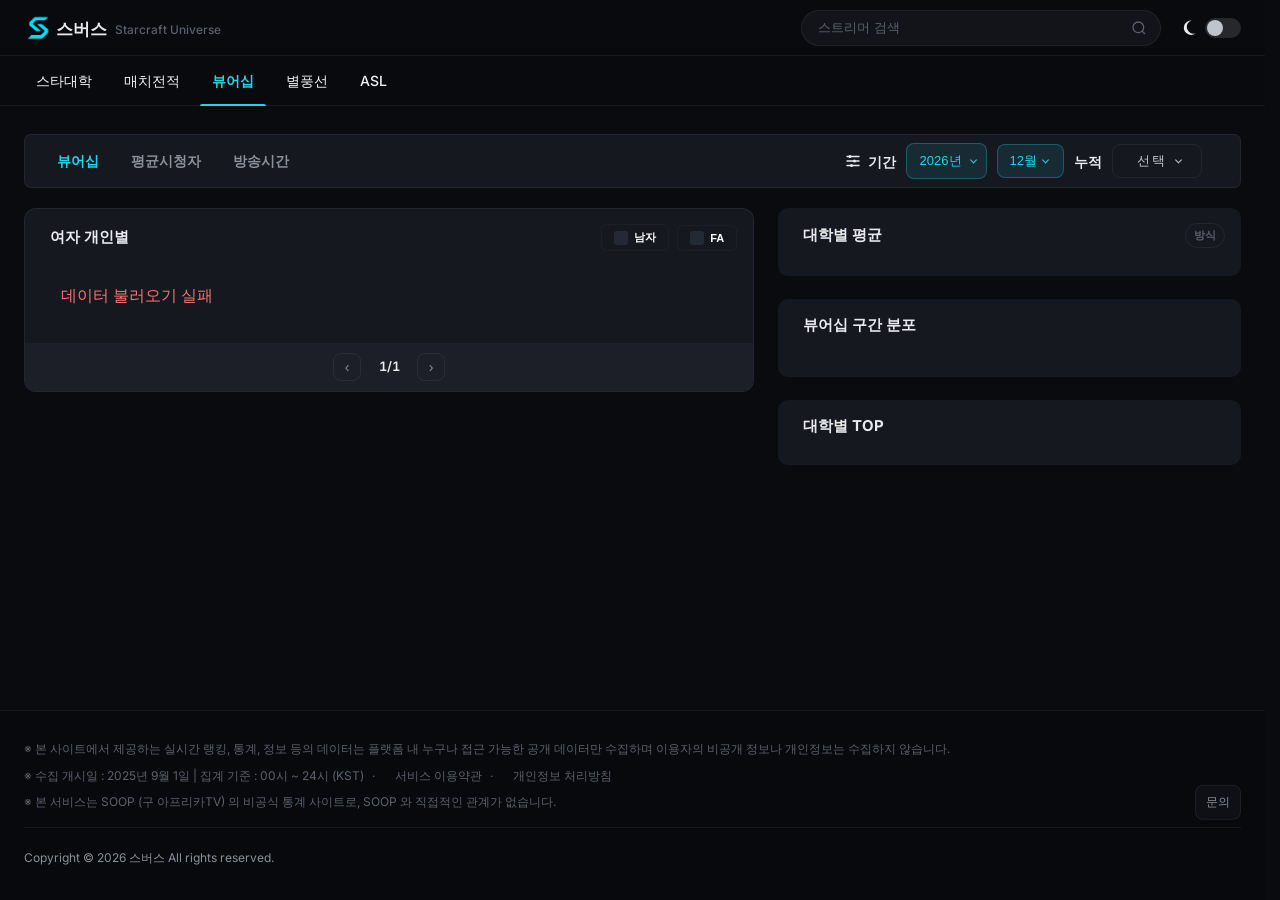
<file: viewer.html>
<!DOCTYPE html>
<html lang="ko">
<head>
  <meta charset="UTF-8" />
  <meta name="viewport" content="width=device-width, initial-scale=1.0" />
  <title>뷰어십 랭킹 - 스버스</title>
  <link rel="preconnect" href="https://fonts.googleapis.com">
  <link rel="preconnect" href="https://fonts.gstatic.com" crossorigin>
  <link href="https://fonts.googleapis.com/css2?family=Inter:wght@400;500;600;700&display=swap" rel="stylesheet">
  <link rel="stylesheet" href="common.css">
  <link rel="stylesheet" href="period.css">
  <style>
    :root {
      --bg: #0a0b0f;
      --bg-elevated: #12141a;
      --bg-card: #16181f;
      --border: rgba(255, 255, 255, 0.06);
      --text: #e8eaed;
      --text-muted: #8b8f9a;
      --text-dim: #5c606b;
      --cyan: #22d3ee;
      --orange: #f59e0b;
      --radius: 14px;
      --header-h: 56px;
      --content-max: 1280px;
    }
    html { scrollbar-gutter: stable; }
    html.light {
      --cyan: #16325c;
      --bg: #f3f4f7;
      --bg-elevated: #ffffff;
      --bg-card: #ffffff;
      --border: rgba(15, 18, 24, 0.1);
      --text: #1a1d24;
      --text-muted: #5c606b;
      --text-dim: #8a8f99;
    }
    * { margin: 0; padding: 0; box-sizing: border-box; }
    body {
      font-family: 'Inter', -apple-system, BlinkMacSystemFont, 'Segoe UI', sans-serif;
      background: var(--bg);
      color: var(--text);
      min-height: 100vh;
      line-height: 1.5;
      display: flex;
      flex-direction: column;
    }
    .main {
      flex: 1; max-width: var(--content-max);
      width: 100%; margin: 0 auto;
      padding: 28px 24px 40px;
    }
    .page-title { display: none; }

    /* elo 스타일 좌우 분할 및 메인 박스 레이아웃 */
    .rank-layout { display: flex; gap: 24px; align-items: flex-start; }
    .rank-left { width: 60%; flex-shrink: 0; }
    .rank-left .side-box { min-height: auto; height: auto; display: flex; flex-direction: column; }
    .rank-right { width: 40%; display: flex; flex-direction: column; gap: 23px; }

    .side-box {
      background: var(--bg-card); 
      border: none;
      border-radius: 10px;
      overflow: hidden;
    }
    .side-box-header {
      padding: 15px 16px 12px 16px; 
      border-bottom: none; 
      font-size: 15px; 
      font-weight: 700; 
      text-indent: 9px;
    }
    .side-box-body { padding: 8px 0; }

    /* elo 전용 1위 하이라이트 존 스타일 */
    .hero-ranker-zone {
      background: #08111a; border: 1px solid rgba(34,211,238,0.15);
      border-radius: 8px; padding: 12px 16px; display: flex; align-items: center;
      gap: 12px; margin: 0 16px 10px 16px; position: relative; cursor: pointer;
      transition: background 0.15s;
    }
    .hero-ranker-zone:hover { background: rgba(34,211,238,0.08); }
    .hero-ranker-zone.is-first::after {
      content: '1위'; position: absolute; top: -5px; left: -5px;
      background: var(--cyan); color: #000; font-size: 9px; font-weight: 900;
      padding: 2px 6px; border-radius: 4px;
    }
    .hero-avatar { width: 40px; height: 40px; border-radius: 50%; overflow: hidden; border: 1.5px solid var(--cyan); background: #1a1c24; flex-shrink: 0; }
    .hero-avatar img { width: 100%; height: 100%; object-fit: cover; display: block; }
    .hero-meta { display: flex; flex-direction: column; flex: 1; min-width: 0; }
    .hero-meta .p-name { font-size: 14px; font-weight: bold; white-space: nowrap; overflow: hidden; text-overflow: ellipsis; color: var(--text); }
    .hero-meta .c-name { font-size: 11px; color: var(--text-muted); margin-top: 2px; }
    .hero-val { font-size: 15px; font-weight: 800; color: var(--cyan); flex-shrink: 0; display: flex; flex-direction: row; align-items: center; gap: 10px; }

    /* 로딩 애니메이션 및 로딩 중 숨김 처리 */
    @keyframes eloSpin {
      to { transform: rotate(360deg); }
    }
    #eloLoading {
      display: flex;
      min-height: 280px;
      align-items: center;
      justify-content: center;
      flex-direction: column;
      gap: 14px;
      color: var(--text-dim);
      font-size: 14px;
    }
    #eloLoading .elo-spin {
      width: 28px;
      height: 28px;
      border: 2px solid var(--border);
      border-top-color: #22d3ee;
      border-radius: 50%;
      animation: eloSpin 0.8s linear infinite;
    }
    body.viewer-page-loading #rankArea {
      display: none !important;
    }
    .side-item {
      display: flex; align-items: center; justify-content: space-between;
      padding: 8px 16px; font-size: 13px;
    }
    .side-item-name { color: var(--text); font-weight: 500; }
    .side-item-value {
      color: var(--cyan); font-weight: 600; min-width: 100px;
      text-align: right; font-variant-numeric: tabular-nums;
    }
    .crew-row { cursor: pointer; transition: background 0.15s; }
    .crew-row:hover { background: rgba(34, 211, 238, 0.1); }
    .crew-detail {
      font-size: 12px; color: var(--text-dim); margin-left: 8px; flex-shrink: 0;
    }
    .crew-row:hover .crew-detail { color: #f59e0b; font-weight: 700; }

    /* elo 스타일 랭킹 리스트 (프로그레스 막대 바 포함) */
    .rank-list { 
      list-style: none; 
      display: flex; flex-direction: column; gap: 6px; padding: 0 16px 16px 16px; 
      min-height: auto;
    }
    .rank-item {
      display: flex; justify-content: space-between; align-items: center;
      padding: 8px 12px; border-radius: 8px; position: relative;
      overflow: hidden; background: #07080c; cursor: pointer;
      transition: background 0.15s;
      flex-wrap: nowrap; gap: 0; border-bottom: none;
    }
    .bar-bg {
      position: absolute; top: 0; left: 0; height: 100%;
      background: rgba(34, 211, 238, 0.03); z-index: 1; pointer-events: none;
    }
    .rank-item:hover { background: rgba(34, 211, 238, 0.08); }
    .rank-item.empty {
      min-height: 48px;
      pointer-events: none;
      background: transparent !important;
    }
    .rank-formula {
      display: none;
      flex: 1 0 100%;
      padding: 4px 0 2px 40px;
      font-size: 11px;
      color: var(--text-dim);
      text-align: left;
      z-index: 2;
      position: relative;
    }
    .rank-item.open .rank-formula { display: block; }
    
    .rank-num {
      font-size: 12px; font-weight: bold; color: var(--text-muted); width: 18px; text-align: center; flex-shrink: 0; z-index: 2;
    }
    .rank-item.top-1 .rank-num { color: var(--orange); }
    .rank-item.top-2 .rank-num { color: #c0c0c0; }
    .rank-item.top-3 .rank-num { color: #cd7f32; }
    
    .avatar {
      width: 30px; height: 30px; border-radius: 50%; overflow: hidden;
      border: 1px solid var(--border); background: #1a1c24; flex-shrink: 0; z-index: 2;
    }
    .avatar img { width: 100%; height: 100%; object-fit: cover; display: block; }
    
    .rank-info { flex: 1; display: flex; align-items: center; gap: 10px; min-width: 0; z-index: 2; margin-left: 10px; }
    .rank-name-group { display: flex; flex-direction: column; min-width: 0; }
    .rank-name { font-size: 13px; font-weight: 600; color: var(--text); white-space: nowrap; overflow: hidden; text-overflow: ellipsis; }
    .rank-crew { font-size: 11px; color: var(--text-muted); margin-top: 1px; }
    
    .rank-stat {
      font-size: 13px; font-weight: 700; color: var(--cyan);
      flex-shrink: 0; text-align: right; z-index: 2;
      font-variant-numeric: tabular-nums;
    }

    /* elo 스타일 페이지네이션 */
    #listNav {
      display: flex; align-items: center; justify-content: center; gap: 10px; width: 100%;
      background: #1c1f28; border: none;
      border-radius: 0 0 10px 10px; padding: 10px 16px;
    }
    #listNav .page-btn {
      width: 28px; height: 28px; border-radius: 8px; border: 1px solid var(--border);
      background: transparent; color: var(--text-muted); cursor: pointer; font-size: 14px; line-height: 1;
    }
    #listNav .page-btn:hover:not(:disabled) {
      color: #67e8f9; border-color: rgba(34,211,238,0.35); background: rgba(34,211,238,0.1);
    }
    #listNav .page-btn:disabled { opacity: 0.3; cursor: default; }
    #pageInfo {
      min-width: 36px; text-align: center; font-variant-numeric: tabular-nums; font-size: 13px; color: var(--text); font-weight: 600;
    }

    /* 상세분석 구간 분포 스타일 */
    .row-v4 { display: flex; align-items: center; margin-bottom: 12px; gap: 12px; }
    .row-v4:last-of-type { margin-bottom: 0; }
    .lbl-v4 { width: 78px; flex-shrink: 0; color: #64748b; font-size: 12px; white-space: nowrap; }
    .val-v4 { width: 78px; flex-shrink: 0; text-align: right; font-size: 12px; font-weight: 700; font-variant-numeric: tabular-nums; }
    .cnt-v4 { color: #475569; font-size: 11px; font-weight: 400; }
    .track-v4 { flex: 1; height: 6px; background: #1e293b; border-radius: 2px; overflow: hidden; }
    .fill-v4 {
      height: 100%;
      background-image: linear-gradient(90deg, currentColor 4px, transparent 4px);
      background-size: 6px 100%;
    }
    .dist-median {
      position: relative;
      margin-top: 8px;
      padding-top: 12px;
      border-top: none;
      text-align: center;
      font-size: 12px;
      font-weight: 500;
      color: var(--text-dim);
      cursor: help;
    }
    .dist-median:hover::after {
      content: "구간분포에 FA는 제외됩니다";
      position: absolute;
      left: 50%;
      bottom: calc(100% + 8px);
      transform: translateX(-50%);
      white-space: nowrap;
      padding: 6px 10px;
      background: #16181f;
      border: 1px solid var(--border);
      border-radius: 8px;
      color: var(--text);
      font-size: 12px;
      font-weight: 400;
      z-index: 5;
    }

    @media (max-width: 900px) {
      .rank-layout { flex-direction: column; }
      .rank-left, .rank-right { width: 100%; }
    }
  </style>
</head>
<body class="viewer-page-loading">
    <div id="site-top"></div>

  <main class="main">
    <h1 class="page-title">뷰어십 랭킹</h1>

    <!-- elo 스타일 상단 메뉴바 (좌측 뷰어십/평균시청자/방송시간, 우측 기간/누적) -->
    <div class="period-bar">
      <div class="period-tabs">
        <button type="button" class="period-box crew-tab active" data-tab="viewer" onclick="location.href='viewer.html'">뷰어십</button>
        <button type="button" class="period-box crew-tab" data-tab="avg" onclick="location.href='avg.html'">평균시청자</button>
        <button type="button" class="period-box crew-tab" data-tab="hours" onclick="location.href='hours.html'">방송시간</button>
      </div>
      <div class="period-right" style="display: flex; gap: 10px; margin-left: auto; align-items: center;">
        <div class="period-label">
          <span class="period-ico">
            <svg width="18" height="18" viewBox="0 0 24 24" fill="none" stroke="currentColor" stroke-width="1.8" stroke-linecap="round">
              <line x1="4" y1="6" x2="20" y2="6"></line>
              <circle cx="8" cy="6" r="2" fill="currentColor" stroke="none"></circle>
              <line x1="4" y1="12" x2="20" y2="12"></line>
              <circle cx="14" cy="12" r="2" fill="currentColor" stroke="none"></circle>
              <line x1="4" y1="18" x2="20" y2="18"></line>
              <circle cx="10" cy="18" r="2" fill="currentColor" stroke="none"></circle>
            </svg>
          </span>
          기간
        </div>
        <div class="period-month-wrap" id="yearWrap">
          <button type="button" class="period-box year-active" id="yearBtn">2026년</button>
          <div class="period-total-menu" id="yearMenu"></div>
        </div>
        <div class="period-month-wrap" id="monthWrap">
          <button type="button" class="period-box active" id="monthBtn">8월</button>
          <div class="period-total-menu" id="monthMenu"></div>
        </div>
        <div class="period-divider"></div>
        <div class="period-label">누적</div>
        <div class="period-total" id="totalWrap" style="margin-right: 18px;">
          <button type="button" class="period-box dim" id="totalBtn">선택</button>
          <div class="period-total-menu" id="totalMenu">
            <button type="button" data-range="3m">3개월</button>
            <button type="button" data-range="6m">6개월</button>
            <button type="button" data-range="12m">1년</button>
            <button type="button" data-range="last-year">작년</button>
            <button type="button" data-range="this-year">올해</button>
          </div>
        </div>
      </div>
    </div>

    <div id="eloLoading">
      <div class="elo-spin"></div>
      <div>데이터를 읽는중입니다</div>
    </div>

    <!-- elo 스타일 좌우 분할 랭킹 영역 -->
    <div class="rank-layout" id="rankArea" style="display: none;">
      <div class="rank-left">
        <div class="side-box">
          <div class="side-box-header" style="display:flex; align-items:center; justify-content:space-between; gap:10px;">
            <div style="display:flex; align-items:center; gap:10px; min-width:0;">
              <span id="rankTitle">
                여자 개인별
                <span style="font-size:11px; color:var(--text-dim); font-weight:400; margin-left:6px;"></span>
              </span>
              <button type="button" id="clearCrewBtn" style="display:none; border:none; background:transparent; color:#22d3ee; font-size:12px; cursor:pointer;">전체보기</button>
            </div>
            <div class="filter-combination-row" id="faToggleLabel">
              <button type="button" class="combo1-btn" id="menFilterBtn">
                <span class="icon-box"></span>
                <span>남자</span>
              </button>
              <button type="button" class="combo1-btn" id="faFilterBtn">
                <span class="icon-box"></span>
                <span>FA</span>
              </button>
            </div>
          </div>
          
          <div id="heroSlot"></div>
          <ul class="rank-list" id="rankList"></ul>

          <div id="listNav">
            <button type="button" class="page-btn" id="prevPage" aria-label="이전">‹</button>
            <span id="pageInfo">1/1</span>
            <button type="button" class="page-btn" id="nextPage" aria-label="다음">›</button>
          </div>
          <button type="button" id="clearCrewBottomBtn" style="
            display:none;
            width:100%;
            margin-top:0;
            padding:14px;
            background:#1c1f28;
            border:1px solid rgba(255,255,255,0.06);
            border-top:none;
            border-radius:0 0 14px 14px;
            color:#22d3ee;
            font-size:14px;
            font-weight:500;
            cursor:pointer;
          ">개인별 전체보기</button>
        </div>
      </div>

      <div class="rank-right">
        <div class="side-box">
          <div class="side-box-header" style="display:flex; align-items:center; justify-content:space-between; position:relative;">
            <span>대학별 평균</span>
            <button type="button" id="crewAvgDetailBtn"
              style="border:1px solid var(--border); background:transparent; color:var(--text-dim); font-size:11px; cursor:pointer; font-weight:600; padding:4px 8px; border-radius:999px;"
              onmouseover="this.style.color='#22d3ee'; this.style.borderColor='rgba(34,211,238,0.35)'; this.style.background='rgba(34,211,238,0.1)'"
              onmouseout="this.style.color='var(--text-dim)'; this.style.borderColor='var(--border)'; this.style.background='transparent'"
            >방식</button>
            <div id="avgMethodPop" style="display:none; position:absolute; right:12px; top:36px; z-index:20; width:260px; padding:12px 14px; background:var(--bg-card); border:1px solid var(--border); border-radius:10px; font-size:12px; color:var(--text-muted); line-height:1.55; font-weight:400;">남자의 데이터를 제공하지만 투트랙을 하는 수장이나 남자크루원 및 메프를 뛰는 교수들등 정확한 평균지표를 구분하기 전까지 '대학별' 평균과 '구간 분포'의 경우에는 남자 스트리머는 제외합니다. 
</div>
          </div>
          <div class="side-box-body" id="crewAvgList"></div>
        </div>

        <div class="side-box">
          <div class="side-box-header">뷰어십 구간 분포</div>
          <div id="starChartBars" style="padding: 12px 16px 16px;"></div>
        </div>

        <div class="side-box">
          <div class="side-box-header">대학별 TOP</div>
          <div class="side-box-body" id="crewCountList"></div>
        </div>
      </div>
    </div>
  </main>

  <div id="site-bottom"></div>

  <script>
    const DATA_CSV = "https://docs.google.com/spreadsheets/d/1eYeyvdrd07PUmLAUeEXocF2N7wGRsGODqiul9YquAcY/export?format=csv&gid=1588738461";
    const ROSTER_CSV = "https://docs.google.com/spreadsheets/d/1eYeyvdrd07PUmLAUeEXocF2N7wGRsGODqiul9YquAcY/export?format=csv&gid=0";
    const CREW_LOGO = {
      "바스포드": "logo/basford_em.webp",
      "BGM": "logo/bgm_em.webp",
      "흑카데미": "logo/black_em.webp",
      "보신대": "logo/bsu_em.webp",
      "씨나인": "logo/c9_em.webp",
      "캄몬스타즈": "logo/calm_em.webp",
      "츠캄몬스타즈,츠캄": "logo/calm_em.webp",
      "츠캄": "logo/calm_em.webp",
      "DM": "logo/dm_em.webp",
      "드림즈": "logo/dreams_em.webp",
      "드림": "logo/dreams_em.webp",
      "더블비": "logo/dubbleb_em.webp",
      "거성대": "logo/gsu_em.webp",
      "HM": "logo/hm_em.webp",
      "JSA": "logo/jsa_em.webp",
      "정선대": "logo/ju_em.webp",
      "케이대": "logo/ku_em.webp",
      "엠비대": "logo/mbu_em.webp",
      "뉴캣슬": "logo/newcat_em.webp",
      "NSU": "logo/nsu_em.webp",
      "늪지대": "logo/nzu_em.webp",
      "섭이대": "logo/siu_em.webp",
      "철와대": "logo/su_em.webp",
      "우끼끼즈": "logo/ukks_em.webp",
      "MSG": "logo/msg_em.webp",
      "와플대": "logo/waffleu_em.webp",
      "씨나인1": "logo/c91_em.webp",
      "YB": "logo/yb_em.webp",
      "염석대": "logo/yuam_em.webp",
      "학버드": "logo/hak_em.webp",
      "철기중대": "logo/chulgi_em.webp",
      "패션스타": "logo/fstar_em.webp",
      "나사": "logo/nasa_em.webp",
      "ASG": "logo/asg_em.webp",
      "김성여대": "logo/kim_em.webp",
      "캄성여대": "logo/cswu_em.webp",
      "수술대": "logo/ssu_em.webp",
      "신세계": "logo/ssg_em.webp",
      "뽀인구단": "logo/bboin_em.webp",
      "장독대": "logo/jdu_em.webp",
      "이노대": "logo/ino_em.webp", 
      "거사대": "logo/gsu_em.webp", 
      "방치클럽": "logo/bangchi_em.webp",
      "복덕방": "logo/bdb_em.webp",
      "CP": "logo/cp_em.webp",
      "DP": "logo/dp_em.webp",
      "묵섭대": "logo/mook_em.webp",
      "광수대": "logo/gwangsu_em.webp",
      "캄브릿지": "logo/calmb_em.webp",
      "마종대": "logo/majong_em.webp",
      "TPZ": "logo/tpz_em.webp",
      "범진대": "logo/bj_em.webp",
      "파이스트": "logo/pist_em.webp",
      "미다스공대": "logo/midas2_em.webp",
      "MGS": "logo/mgs_em.webp",
      "라저대": "logo/rthat_em.webp",
      "아마대": "logo/ama_em.webp",
      "츠나대": "logo/tsuna_em.webp",
      "무창클럽": "logo/moo_em.webp",
      "카사대": "logo/casa_em.webp",
      "철거반": "logo/cgb_em.webp",
      "노가다대": "logo/nogada_em.webp",
      "마싯대": "logo/masit_em.webp",
      "점단기": "logo/casa_em.webp",
      "점문예대": "logo/jm_em.webp",
      "라이트클럽": "logo/lightclub_em.webp",
      "고대": "logo/go_em.webp",
      "친박연대": "logo/chinpark_em.webp",
      "철기대": "logo/cgd_em.webp",
      "석사관학교": "logo/seoksa_em.webp",
      "할없녀": "logo/halgirl_em.webp",
      "무친대": "logo/mcu_em.webp",
      "소림사": "logo/sorimsa_em.webp"
    };
    
    const CREW_LOGO_SIZE = {};
    function crewLogo(name) {
      if (!name) return "";
      var n = String(name).replace(/\s+/g, "").trim();
      if (n === "츠캄몬스타즈" || n === "츠캄" || n === "캄몬" || n === "츠캄몬") n = "캄몬스타즈";
      if (CREW_LOGO[n]) return CREW_LOGO[n];
      if (CREW_LOGO[name]) return CREW_LOGO[name];
      const key = Object.keys(CREW_LOGO).find(k => k.toLowerCase() === n.toLowerCase());
      return key ? CREW_LOGO[key] : "";
    }
    function normName(s) {
      return String(s || "").replace(/\s+/g, "").toLowerCase();
    }

    function parseRoster(text) {
      const lines = text.split("\n").map(function (l) { return l.trim(); }).filter(function (l) { return l; });
      const list = [];
      for (var i = 1; i < lines.length; i++) {
        var cols = lines[i].match(/(?:[^",]+|"[^"]*")+/g) || [];
        var c = cols.map(function (x) { return x.replace(/^"|"$/g, "").trim(); });
        var id = c[0] || "";
        var name = c[1] || "";
        if (!id && !name) continue;
        var aliases = (c[2] || "").split(",").map(function (x) { return x.trim(); }).filter(function (x) { return x; });
        list.push({
          id: id,
          name: name,
          aliases: aliases,
          race: c[3] || "",
          crew: c[4] || "FA",
          gender: c[5] || ""
        });
      }
      return list;
    }

    function findRoster(nick, roster) {
      var n = normName(nick);
      if (!n) return null;
      for (var i = 0; i < roster.length; i++) {
        var r = roster[i];
        if (normName(r.name) === n) return r;
        for (var j = 0; j < r.aliases.length; j++) {
          if (normName(r.aliases[j]) === n) return r;
        }
      }
      return null;
    }

    async function loadData() {
      const eloLoading = document.getElementById("eloLoading");
      const rankArea = document.getElementById("rankArea");
      document.body.classList.add("viewer-page-loading");
      if (eloLoading) eloLoading.style.display = "flex";
      if (rankArea) rankArea.style.display = "none";

      try {
        const rosterRes = await fetch(ROSTER_CSV);
        const rosterText = await rosterRes.text();
        const roster = parseRoster(rosterText);

        function cleanKey(s) {
          return (s || "").replace(/[^가-힣a-zA-Z0-9]/g, "");
        }
        const dataRes = await fetch(DATA_CSV);
        const dataText = await dataRes.text();
        const lines = dataText.split("\n").map(l => l.trim()).filter(l => l);
        let result = [];
        const liveResult = [];
        var _now = new Date();
        var liveYm = _now.getFullYear() * 100 + (_now.getMonth() + 1);
        function rowYm(s) {
          var m = String(s || "").match(/(\d{2,4})\D+(\d{1,2})/);
          if (!m) return 0;
          var y = parseInt(m[1], 10);
          if (y < 100) y += 2000;
          return y * 100 + parseInt(m[2], 10);
        }
        for (let di = 1; di < lines.length; di++) {
          const cols = (function (line) {
            var out = [], cur = "", q = false;
            for (var i = 0; i < line.length; i++) {
              var ch = line[i];
              if (q) {
                if (ch === '"' && line[i + 1] === '"') { cur += '"'; i++; }
                else if (ch === '"') q = false;
                else cur += ch;
              } else if (ch === '"') q = true;
              else if (ch === ",") { out.push(cur); cur = ""; }
              else cur += ch;
            }
            out.push(cur);
            return out;
          })(lines[di]);
          const c = cols.map(function (x) { return x.replace(/^"|"$/g, "").trim(); });
          const name = (c[1] || "").trim();
          if (!name || name === "닉네임") continue;
          var ym = rowYm(c[0]);
          var hit = typeof window.periodHit !== "function" || window.periodHit(c[0]);
          if (!hit && ym !== liveYm) continue;
          const starNum = parseInt(String(c[2] || "").replace(/[^0-9]/g, ""), 10) || 0;
          const avgViewNum = parseInt(String(c[4] || "").replace(/[^0-9]/g, ""), 10) || 0;
          const viewershipNum = parseInt(String(c[5] || "").replace(/[^0-9]/g, ""), 10) || 0;
          const airMinNum = parseInt(String(c[6] || "").replace(/[^0-9]/g, ""), 10) || 0;
          const who = findRoster(name, roster);
          const sheetCrew = (c[9] || "").trim();
          result.push({
            name: who ? who.name : name,
            crew: sheetCrew || (who ? who.crew : "FA"),
            id: who ? who.id : "",
            gender: who ? who.gender : "",
            date: (c[0] || ""),
            star: starNum,
            starText: String(starNum),
            avgView: avgViewNum,
            airMinutes: airMinNum,
            viewership: viewershipNum,
            viewershipText: String(viewershipNum)
          });
        }
        var monthRows = result.slice();
        var merged = {};
        result.forEach(function (item) {
          var k = item.name;
          if (!merged[k]) merged[k] = item;
          else {
            merged[k].star += item.star || 0;
            merged[k].viewership += item.viewership || 0;
            merged[k].airMinutes += item.airMinutes || 0;
            merged[k].avgView += item.avgView || 0;
          }
        });
        result = Object.keys(merged).map(function (k) {
          var it = merged[k];
          it.starText = String(it.star);
          it.viewershipText = String(it.viewership);
          return it;
        });
        result.sort((a, b) => b.viewership - a.viewership);

        var liveMerged = {};
        liveResult.forEach(function (item) {
          var k = item.id || item.name;
          if (!liveMerged[k]) liveMerged[k] = item;
          else {
            liveMerged[k].star = (liveMerged[k].star || 0) + (item.star || 0);
            liveMerged[k].viewership = (liveMerged[k].viewership || 0) + (item.viewership || 0);
            liveMerged[k].avgView = (liveMerged[k].avgView || 0) + (item.avgView || 0);
            liveMerged[k].airMinutes = (liveMerged[k].airMinutes || 0) + (item.airMinutes || 0);
          }
        });
        var liveData = Object.keys(liveMerged).map(function (k) { return liveMerged[k]; });
        const originalData = result;
        var hasMetric = originalData.some(function (it) {
          return (it.viewership || it.avgView || it.star || it.airMinutes || 0) > 0;
        });
        var crewSource = hasMetric ? originalData : liveData;
        let showFa = false;
        let showMen = false;
        let listPage = 0;
        const PAGE_SIZE = 25;

        function getFilteredData() {
          let data = originalData.slice();
          if (!showFa) data = data.filter(item => item.crew !== "FA");
          if (!showMen) data = data.filter(item => (item.gender || "")[0] !== "남");
          if (selectedCrew) {
            data = data.filter(item => item.crew === selectedCrew);
          }
          return data;
        }

        let selectedCrew = window.keepCrew || null;

        function renderCrewAvg() {
          var p = window.getPeriod && window.getPeriod();
          var divN = 1;
          if (p && p.range === "3m") divN = 3;
          else if (p && p.range === "6m") divN = 6;
          else if (p && p.range === "12m") divN = 12;
          else if (p && p.range === "this-year") divN = new Date().getMonth() + 1;
          else if (p && p.range === "last-year") divN = 12;
          var by = {};
          crewSource.forEach(function (item) {
            if (item.crew === "FA" || !item.crew) return;
            if ((item.gender || "")[0] !== "여") return;
            if (!item.viewership || item.viewership <= 0) return;
            var crew = item.crew;
            if (divN > 1) {
              if (crew === "츠캄몬스타즈" || crew === "츠캄" || crew === "캄몬" || crew === "츠캄 몬스타즈") crew = "캄몬스타즈";
              if (crew === "드림") crew = "드림즈";
            }
            var ym = item.date || "";
            var k = crew + "\t" + ym;
            if (!by[k]) by[k] = { crew: crew, total: 0, count: 0 };
            by[k].total += item.viewership;
            by[k].count += 1;
          });
          var crewSum = {};
          Object.keys(by).forEach(function (k) {
            var x = by[k];
            if (!crewSum[x.crew]) crewSum[x.crew] = { sum: 0, count: 0, months: 0 };
            crewSum[x.crew].sum += x.total / x.count;
            crewSum[x.crew].count = x.count;
            crewSum[x.crew].months += 1;
          });
          const avgList = Object.keys(crewSum).map(function (name) {
            return { name: name, avg: Math.round(crewSum[name].sum / (crewSum[name].months || 1)), count: crewSum[name].count || 0 };
          })
            .sort((a, b) => b.avg - a.avg);

          const box = document.getElementById("crewAvgList");
          if (!box) return;
          box.innerHTML = "";

          avgList.forEach((item, index) => {
            const div = document.createElement("div");
            div.className = "side-item crew-row";
            const rank = index + 1;
            let rankColor = "var(--text-dim)";
            if (rank === 1) rankColor = "#f59e0b";
            else if (rank === 2) rankColor = "#a78bfa";
            else if (rank === 3) rankColor = "#34d399";

            div.innerHTML = `
              <div style="display:flex; align-items:center; gap:8px; min-width:0;">
                <span style="width:18px; color:${rankColor}; font-size:12px; font-weight:700; flex-shrink:0;">${rank}</span>
                <span class="side-item-name" style="display:inline-flex; align-items:center;">
                  <span style="width:22px;height:22px;display:inline-flex;align-items:center;justify-content:center;flex-shrink:0;margin-right:6px;">
                    <img src="${crewLogo(item.name)}" alt="" style="max-width:${CREW_LOGO_SIZE[item.name] || 24}px;max-height:${CREW_LOGO_SIZE[item.name] || 24}px;object-fit:contain;" onerror="this.style.display='none'">
                  </span>
                  ${item.name}
                </span>
                <span style="font-size:11px; color:var(--text-dim);">${divN === 1 && item.count ? item.count + "명" : ""}</span>
              </div>
              <div style="display:flex; align-items:center;">
                <span class="side-item-value">${item.avg.toLocaleString()}</span>
                <span class="crew-detail">상세</span>
              </div>
            `;
            div.addEventListener("click", () => {
              selectedCrew = item.name; window.keepCrew = item.name;
              const title = document.getElementById("rankTitle");
              if (title) title.textContent = item.name;
              const topBtn = document.getElementById("clearCrewBtn");
              if (topBtn) topBtn.style.display = "none";
              const bottomBtn = document.getElementById("clearCrewBottomBtn");
              if (bottomBtn) bottomBtn.style.display = "block";
              const moreBtn = document.getElementById("moreBtn");
              if (moreBtn) moreBtn.style.borderRadius = "0";
              const crewBox = document.getElementById("crewCountList");
              if (crewBox && crewBox.parentElement) {
                crewBox.parentElement.style.display = "none";
              }
              const faWrap = document.getElementById("faToggleLabel");
              if (faWrap) faWrap.style.display = "none";
              resetAndRender();
              window.scrollTo({ top: 0, behavior: "smooth" });
            });
            box.appendChild(div);
          });
        }

        function renderCrewCount() {
          const crewMap = {};
          crewSource.forEach(item => {
            if (item.crew === "FA" || !item.crew) return;
            if ((item.gender || "")[0] !== "여") return;
            if (!item.viewership || item.viewership <= 0) return;
            if (!crewMap[item.crew]) {
              crewMap[item.crew] = { count: 0, topId: "", topName: "", topStar: -1 };
            }
            crewMap[item.crew].count += 1;
            if (item.viewership > crewMap[item.crew].topStar) {
              crewMap[item.crew].topStar = item.viewership;
              crewMap[item.crew].topId = item.id || "";
              crewMap[item.crew].topName = item.name || "";
            }
          });

          const list = Object.entries(crewMap)
            .map(([name, data]) => ({
              crew: name,
              count: data.count,
              topId: data.topId,
              topName: data.topName,
              topStar: data.topStar
            }))
            .sort((a, b) => b.topStar - a.topStar);

          const box = document.getElementById("crewCountList");
          if (!box) return;
          box.innerHTML = "";

          list.forEach((item, index) => {
            const rank = index + 1;
            let rankColor = "var(--text-dim)";
            if (rank === 1) rankColor = "#f59e0b";
            else if (rank === 2) rankColor = "#a78bfa";
            else if (rank === 3) rankColor = "#34d399";

            const imgUrl = item.topId
              ? `https://stimg.sooplive.com/LOGO/${item.topId.substring(0,2).toLowerCase()}/${item.topId}/${item.topId}.jpg`
              : "";
            const div = document.createElement("div");
            div.className = "side-item";
            div.innerHTML = `
              <div style="display:flex; align-items:center; gap:8px; min-width:0;">
                <span style="width:18px; color:${rankColor}; font-size:12px; font-weight:700; flex-shrink:0;">${rank}</span>
                <div class="avatar" style="width:24px; height:24px; flex-shrink:0;">
                  <img src="${imgUrl}" alt="" onerror="this.style.display='none'">
                </div>
                <span class="side-item-name" style="overflow:hidden; text-overflow:ellipsis; white-space:nowrap;">${item.topName}</span>
                <span style="font-size:11px; color:var(--text-dim); flex-shrink:0;">${item.crew}</span>
              </div>
              <span class="side-item-value">${item.topStar.toLocaleString()}</span>
            `;
            box.appendChild(div);
          });
        }

        function renderStarChart() {
          const ranges = [
            { label: "3만 이상", min: 30000, max: Infinity, color: "#22d3ee" },
            { label: "1.5만~3만", min: 15000, max: 29999, color: "#a78bfa" },
            { label: "1만~1.5만", min: 10000, max: 14999, color: "#f472b6" },
            { label: "6천~1만", min: 6000, max: 9999, color: "#fbbf24" },
            { label: "4천~6천", min: 4000, max: 5999, color: "#34d399" },
            { label: "2천~4천", min: 2000, max: 3999, color: "#818cf8" },
            { label: "2천 미만", min: 0, max: 1999, color: "#64748b" }
          ];

          var p = window.getPeriod && window.getPeriod();
          var divN = 1;
          if (p && p.range === "3m") divN = 3;
          else if (p && p.range === "6m") divN = 6;
          else if (p && p.range === "12m") divN = 12;
          else if (p && p.range === "this-year") divN = new Date().getMonth() + 1;
          else if (p && p.range === "last-year") divN = 12;
          const data = crewSource.filter(item => item.crew !== "FA" && item.viewership > 0 && (item.gender || "")[0] === "여").map(function (item) {
            return { viewership: Math.round((item.viewership || 0) / divN) };
          }).filter(function (item) { return item.viewership > 0; });

          const counts = ranges.map(r => ({
            ...r,
            count: data.filter(item => item.viewership >= r.min && item.viewership <= r.max).length
          })).filter(r => r.count > 0);

          const total = counts.reduce((sum, r) => sum + r.count, 0);
          if (total === 0) return;

          const maxCount = Math.max(...counts.map(r => r.count));
          const box = document.getElementById("starChartBars");
          if (!box) return;

          const sortedStars = data.map(item => item.viewership).sort((a, b) => a - b);
          let median = 0;
          if (sortedStars.length > 0) {
            const mid = Math.floor(sortedStars.length / 2);
            median = sortedStars.length % 2 === 0
              ? Math.round((sortedStars[mid - 1] + sortedStars[mid]) / 2)
              : sortedStars[mid];
          }

          box.innerHTML = counts.map(r => {
            const pct = Math.round((r.count / total) * 100);
            const widthPct = Math.round((r.count / maxCount) * 100);
            return '<div class="row-v4">' +
              '<div class="lbl-v4">' + r.label + '</div>' +
              '<div class="track-v4"><div class="fill-v4" style="width:' + widthPct + '%;color:' + r.color + ';"></div></div>' +
              '<div class="val-v4" style="color:' + r.color + ';"><span class="pct-v4">' + pct + '%</span><span class="cnt-v4">(' + r.count + '명)</span></div></div>';
          }).join("") + '<div class="dist-median">중위값 ' + median.toLocaleString() + '명</div>';
        }

        function renderMore() {
          const heroBox = document.getElementById("heroSlot");
          const list = document.getElementById("rankList");
          const data = getFilteredData();
          const maxPage = Math.max(1, Math.ceil(data.length / PAGE_SIZE));
          if (listPage > maxPage - 1) listPage = maxPage - 1;
          if (listPage < 0) listPage = 0;
          const start = listPage * PAGE_SIZE;
          const pageRows = data.slice(start, start + PAGE_SIZE);
          
          const absoluteMaxVal = (data.length > 0) ? data[0].viewership : 1;
          if (heroBox) heroBox.innerHTML = "";
          list.innerHTML = "";
          
          if (!hasMetric || !data.length) {
            list.innerHTML = '<li style="padding:28px 16px;color:var(--text-muted);text-align:center;">데이터가 없습니다</li>';
            var navEmpty = document.getElementById("listNav");
            if (navEmpty) navEmpty.style.display = "none";
            return;
          }

          // 1페이지일 때 최상단 1위를 elo처럼 독립적인 hero 박스로 표시
          if (listPage === 0 && pageRows.length > 0 && heroBox) {
            const hero = pageRows[0];
            const hImg = hero.id ? `https://stimg.sooplive.com/LOGO/${hero.id.substring(0,2).toLowerCase()}/${hero.id}/${hero.id}.jpg` : "";
            heroBox.innerHTML = `
              <div class="hero-ranker-zone is-first" onclick="if('${hero.id}') location.href='profile.html?id=${encodeURIComponent(hero.id)}'">
                <div class="hero-avatar"><img src="${hImg}" onerror="this.style.display='none'"></div>
                <div class="hero-meta">
                  <span class="p-name">${hero.name}</span>
                  <span class="c-name">${hero.crew || "FA"}</span>
                </div>
                <div class="hero-val">
                  <span>${(!hero.viewership ? "-" : hero.viewership.toLocaleString())}</span>
                </div>
              </div>
            `;
          }
          
          const listRows = listPage === 0 ? pageRows.slice(1) : pageRows;
          listRows.forEach((item, index) => {
            const imgUrl = item.id
              ? `https://stimg.sooplive.com/LOGO/${item.id.substring(0,2).toLowerCase()}/${item.id}/${item.id}.jpg`
              : "";
            const rank = start + (listPage === 0 ? index + 2 : index + 1);
            const li = document.createElement("li");
            li.className = "rank-item" + (rank === 1 ? " top-1" : rank === 2 ? " top-2" : rank === 3 ? " top-3" : "");
            
            const valNum = item.viewership || 0;
            const percent = Math.max(8, Math.min(100, Math.round((valNum / absoluteMaxVal) * 100)));

            const airH = Math.floor((item.airMinutes || 0) / 60);
            const airM = (item.airMinutes || 0) % 60;
            const formula = "평균시청자 " + (item.avgView ? item.avgView.toLocaleString() + "명" : "-") +
              " × 방송시간 " + airH + "시간 " + airM + "분" +
              " = " + (item.viewership ? item.viewership.toLocaleString() : "-");
              
            li.innerHTML = `
              <div class="bar-bg" style="width: ${percent}%;"></div>
              <span class="rank-num">${rank}</span>
              <div class="avatar"><img src="${imgUrl}" alt="" onerror="this.style.display='none'"></div>
              <div class="rank-info">
                <div class="rank-name-group">
                  <div class="rank-name">${item.name}</div>
                  <div class="rank-crew">${item.crew}</div>
                </div>
              </div>
              <div class="rank-stat">${!item.viewership ? "-" : item.viewership.toLocaleString()}</div>
              <div class="rank-formula">${formula}</div>`;
            li.addEventListener("click", function () { li.classList.toggle("open"); });
            list.appendChild(li);
          });
          
          var nav = document.getElementById("listNav");
          if (selectedCrew || data.length <= PAGE_SIZE) {
            if (nav) nav.style.display = "none";
          } else {
            if (nav) nav.style.display = "flex";
            var emptyCount = PAGE_SIZE - pageRows.length;
            for (var e = 0; e < emptyCount; e++) {
              var empty = document.createElement("li");
              empty.className = "rank-item empty";
              empty.innerHTML = '<span class="rank-num"></span><div class="avatar" style="border-color:transparent;background:transparent;"></div><div class="rank-info"></div><div class="rank-stat"></div>';
              list.appendChild(empty);
            }
            const info = document.getElementById("pageInfo");
            const prevBtn = document.getElementById("prevPage");
            const nextBtn = document.getElementById("nextPage");
            if (info) info.textContent = (listPage + 1) + "/" + maxPage;
            if (prevBtn) prevBtn.disabled = listPage <= 0;
            if (nextBtn) nextBtn.disabled = listPage >= maxPage - 1;
          }
        }

        window.clearCrewFilter = function clearCrewFilter() {
          selectedCrew = null; window.keepCrew = null;
          const title = document.getElementById("rankTitle");
          if (title) title.innerHTML = '여자 개인별 <span style="font-size:11px; color:var(--text-dim); font-weight:400; margin-left:6px;"></span>';
          const topBtn = document.getElementById("clearCrewBtn");
          if (topBtn) topBtn.style.display = "none";
          const bottomBtn = document.getElementById("clearCrewBottomBtn");
          if (bottomBtn) bottomBtn.style.display = "none";
          const moreBtn = document.getElementById("moreBtn");
          if (moreBtn) moreBtn.style.borderRadius = "0 0 14px 14px";
          const crewBox = document.getElementById("crewCountList");
          if (crewBox && crewBox.parentElement) {
            crewBox.parentElement.style.display = "";
          }
          const faWrap = document.getElementById("faToggleLabel");
          if (faWrap) faWrap.style.display = "flex";
          resetAndRender();
        }

        function resetAndRender() {
          listPage = 0;
          document.getElementById("rankList").innerHTML = "";
          renderMore();
          renderCrewAvg();
          renderStarChart();
          renderCrewCount();
        }

        resetAndRender();
        var crewQ = new URLSearchParams(location.search).get("crew");
        if (crewQ) {
          selectedCrew = crewQ;
          var title = document.getElementById("rankTitle");
          if (title) title.textContent = crewQ;
          var bottomBtn = document.getElementById("clearCrewBottomBtn");
          if (bottomBtn) bottomBtn.style.display = "block";
          var moreBtn2 = document.getElementById("moreBtn");
          if (moreBtn2) moreBtn2.style.borderRadius = "0";
          var crewBox = document.getElementById("crewCountList");
          if (crewBox && crewBox.parentElement) crewBox.parentElement.style.display = "none";
          var faWrap = document.getElementById("faToggleLabel");
          if (faWrap) faWrap.style.display = "none";
          resetAndRender();
        }
        document.getElementById("rankArea").style.visibility = "visible";

        const prevBtn = document.getElementById("prevPage");
        const nextBtn = document.getElementById("nextPage");
        function goListTop() {
          var el = document.getElementById("rankTitle") || document.getElementById("rankArea");
          if (!el) return;
          var y = el.getBoundingClientRect().top + window.scrollY - 120;
          window.scrollTo({ top: Math.max(0, y), behavior: "smooth" });
        }
        if (prevBtn) prevBtn.addEventListener("click", function () {
          if (listPage > 0) { listPage--; renderMore(); goListTop(); }
        });
        if (nextBtn) nextBtn.addEventListener("click", function () {
          listPage++;
          renderMore();
          goListTop();
        });

        const clearCrewBtn = document.getElementById("clearCrewBtn");
        if (clearCrewBtn) clearCrewBtn.addEventListener("click", clearCrewFilter);

        const clearCrewBottomBtn = document.getElementById("clearCrewBottomBtn");
        if (clearCrewBottomBtn) clearCrewBottomBtn.addEventListener("click", clearCrewFilter);

        const crewAvgDetailBtn = document.getElementById("crewAvgDetailBtn");
        if (crewAvgDetailBtn) {
          crewAvgDetailBtn.addEventListener("click", function () {
            var pop = document.getElementById("avgMethodPop");
            if (pop) pop.style.display = pop.style.display === "block" ? "none" : "block";
            var head = crewAvgDetailBtn.parentElement;
            if (head && !head.getAttribute("data-avg-leave")) {
              head.setAttribute("data-avg-leave", "1");
              head.addEventListener("mouseleave", function () {
                if (pop) pop.style.display = "none";
              });
            }
          });
        }
        var menBtn = document.getElementById("menFilterBtn");
        var faBtn = document.getElementById("faFilterBtn");
        if (menBtn) {
          menBtn.classList.toggle("active", showMen);
          menBtn.addEventListener("click", function () {
            showMen = !showMen;
            menBtn.classList.toggle("active", showMen);
            resetAndRender();
          });
        }
        if (faBtn) {
          faBtn.classList.toggle("active", showFa);
          faBtn.addEventListener("click", function () {
            showFa = !showFa;
            faBtn.classList.toggle("active", showFa);
            resetAndRender();
          });
        }

      } catch (err) {
        document.getElementById("rankList").innerHTML = "<li style='padding:20px;color:#f87171;'>데이터 불러오기 실패</li>";
        console.error(err);
      } finally {
        document.body.classList.remove("viewer-page-loading");
        const eloLoading = document.getElementById("eloLoading");
        const rankArea = document.getElementById("rankArea");
        if (eloLoading) eloLoading.style.display = "none";
        if (rankArea) {
          rankArea.style.display = "flex";
          rankArea.style.visibility = "visible";
        }
      }
    }
    window.onPeriodChange = function () { loadData(); };
    loadData();
  </script>
  <script src="common.js"></script>
  <script src="period.js"></script>
</body>
</html>
</file>
<file: common.css>
.header {
  position: sticky; top: 0; z-index: 100;
  height: var(--header-h);
  background: rgba(10, 11, 15, 0.85);
  backdrop-filter: blur(16px);
  border-bottom: 1px solid var(--border);
  display: flex; justify-content: center;
}
.header-inner {
  max-width: var(--content-max); width: 100%;
  display: flex; align-items: center;
  padding: 0 24px; gap: 16px;
}
.logo {
  display: flex; align-items: center; gap: 4px;
  text-decoration: none; color: var(--text); font-weight: 700; font-size: 17px; flex-shrink: 0;
  line-height: 1;
}
.logo img {
  width: 28px; height: 28px; border-radius: 4px; display: block;
}
.logo-text {
  display: flex; align-items: center; position: relative; top: 2px;
}
.logo-sub {
  font-size: 70%; font-weight: 500; color: var(--text-dim); margin-left: 8px;
}
.search-wrap {
  flex: 1; max-width: 360px; margin-left: auto; position: relative;
}
.search-input {
  width: 100%; height: 36px;
  background: var(--bg-elevated);
  border: 1px solid var(--border);
  border-radius: 999px;
  padding: 0 40px 0 16px;
  color: var(--text); font-size: 13px; outline: none;
}
.search-input::placeholder { color: var(--text-dim); }
.search-icon {
  position: absolute; right: 14px; top: 50%;
  transform: translateY(-50%); color: var(--text-dim); pointer-events: none;
}
.search-drop {
  display: none; position: absolute; top: 42px; left: 0; right: 0;
  background: #16181f; border: 1px solid var(--border); border-radius: 12px;
  max-height: 280px; overflow: auto; z-index: 120;
}
.search-drop.open { display: block; }
.search-item {
  display: flex; align-items: center; gap: 10px;
  padding: 8px 12px; cursor: pointer; font-size: 13px;
}
.search-item:hover { background: rgba(34,211,238,0.1); }
.search-item img {
  width: 28px; height: 28px; border-radius: 50%; object-fit: cover; background: #1a1c24;
}
.search-item small { color: var(--text-dim); margin-left: auto; }
.theme-icon {
  display: flex; align-items: center; justify-content: center;
  width: 22px; height: 22px; color: var(--text); flex-shrink: 0;
}
.theme-icon svg { width: 20px; height: 20px; display: block; }
.theme-sun { display: none !important; }
.theme-moon { display: block !important; }
html.light .theme-moon { display: none !important; }
html.light .theme-sun { display: block !important; }
.fa-switch-wrap {
  display: flex; align-items: center; gap: 6px;
  cursor: pointer; flex-shrink: 0; user-select: none;
}
.fa-switch-input { display: none; }
.fa-switch-slider {
  width: 36px; height: 20px; background: rgba(255,255,255,0.12);
  border-radius: 999px; position: relative;
}
.fa-switch-slider::before {
  content: ""; position: absolute; top: 2px; left: 2px;
  width: 16px; height: 16px; background: #c0c4cc; border-radius: 50%;
  transition: transform 0.15s, background 0.15s;
}
.fa-switch-input:checked + .fa-switch-slider { background: rgba(245,158,11,0.35); }
.fa-switch-input:checked + .fa-switch-slider::before {
  transform: translateX(16px); background: #f59e0b;
}
.sub-nav {
  position: sticky; top: var(--header-h); z-index: 99;
  background: rgba(10, 11, 15, 0.92);
  backdrop-filter: blur(16px);
  border-bottom: 1px solid var(--border);
  display: flex; justify-content: center;
}
.sub-nav-inner {
  max-width: var(--content-max); width: 100%;
  display: flex; align-items: stretch; padding: 0 24px; height: 49px; gap: 8px;
}
.sub-nav a {
  color: #f1f3f5 !important; /* [1] 호버 전 글자색 (밝은 화이트) */
  text-decoration: none;
  font-size: 14px; font-weight: 500;
  padding: 0 12px; white-space: nowrap;
  display: inline-flex; align-items: center; justify-content: center;
  position: relative;
  background: transparent !important;
  transition: color 0.15s;
}
.sub-nav a::after {
  content: "";
  position: absolute;
  bottom: -1px;
  left: 0;
  right: 0;
  height: 2.5px;
  background: transparent;
  border-radius: 2px 2px 0 0;
  transition: background-color 0.15s;
}
/* 일반 호버 시 글자색 */
.sub-nav a:hover {
  color: #22d3ee !important; /* [2] 호버 후 글자색 (청록색) */
}
/* 선택된 메뉴 (.active) */
.sub-nav a.active {
  color: #22d3ee !important;
  font-weight: 700;
}
.sub-nav a.active::after {
  background: #22d3ee !important;
}

/* index처럼 활성화된(.active) 메뉴가 하나도 없을 때만 호버 시 밑줄 표시 */
.sub-nav-inner:not(:has(.active)) a:hover::after {
  background: #22d3ee !important;
}
html.light .footer { background: #eceef2; }
html.light .search-drop,
html.light .partner-pop { background: #ffffff; }
html.light .fa-switch-slider { background: rgba(0,0,0,0.18); }
.footer {
  margin-top: auto; border-top: 1px solid var(--border);
  background: #08090c; padding: 28px 0 32px;
  overflow: visible;
}
.footer-inner {
  max-width: var(--content-max); margin: 0 auto;
  padding: 0 24px;
  font-size: 12px; color: var(--text-dim); line-height: 1.7;
}
.footer-inner p { margin-bottom: 6px; }
.footer-copyright {
  margin-top: 14px; padding-top: 20px;
  border-top: 1px solid var(--border); color: var(--text-muted);
}
.footer-doc {
  margin-left: 12px; color: inherit; font-weight: 400; text-decoration: none;
}
.footer-doc:hover { font-weight: 700; }
.footer-dot { margin: 0 8px; }
.footer-row {
  position: relative; display: block; padding-right: 88px;
}
.partner-wrap {
  position: absolute; right: 0; top: 50%;
  transform: translateY(-50%);
}
.partner-btn {
  display: inline-block; padding: 6px 10px;
  border: 1px solid var(--border); border-radius: 8px;
  background: #0e1016; color: var(--text-muted);
  font-size: 12px; cursor: pointer; list-style: none;
}
.partner-btn::-webkit-details-marker { display: none; }
.partner-btn:hover { color: #22d3ee; border-color: rgba(34,211,238,0.35); }
.partner-pop {
  display: none !important; 
  position: absolute; right: 0; left: auto;
  bottom: calc(100% + 8px);
  width: max-content;
  max-width: 240px;
  
  /* 위아래 너비(높이) 강제 적용: 첫 번째 숫자(18px) 조절 */
  padding: 18px 14px !important; 
  
  background: #16181f !important;
  border: 1px solid var(--border) !important; 
  
  /* 모서리 곡선 강제 적용 */
  border-radius: 10px !important; 
  
  /* 폰트 색상 및 굵기 강제 적용 */
  color: #ffffff !important; 
  font-weight: 700 !important; 
  
  font-size: 13px; 
  line-height: 1.6; 
  z-index: 200 !important;
  white-space: normal;
}

/* 호버될 때 다시 보이게 만드는 규칙에도 !important 보완 */
.partner-wrap:hover .partner-pop { display: block !important; }

/* 4. 폰트 굵기 조절용 (팝업 안에 들어가는 글자들의 굵기 설정 추가) */
.partner-pop {
  font-weight: 400; /* 기본 굵기 (400: 일반, 500: 보통 굵게, 700: 두껍게) */
}
.partner-wrap:hover .partner-pop { display: block; }
.filter-combination-row {
  display: flex;
  align-items: center;
  gap: 8px;
  flex-shrink: 0;
}
.combo1-btn {
  background: #15181f;
  border: 1px solid rgba(255, 255, 255, 0.03);
  padding: 5px 12px;
  border-radius: 6px;
  display: flex;
  align-items: center;
  gap: 6px;
  cursor: pointer;
  transition: border-color 0.2s, background-color 0.2s;
}
.combo1-btn span {
  font-size: 11px;
  font-weight: 700;
  color: #ffffff;
  display: flex;
  align-items: center;
  transition: color 0.2s;
}
.combo1-btn .icon-box {
  width: 14px;
  height: 14px;
  background: #242936;
  border-radius: 3px;
  display: flex;
  align-items: center;
  justify-content: center;
  transition: background-color 0.2s;
}
.combo1-btn .icon-box::after {
  content: "✓";
  font-size: 10px;
  font-weight: 900;
  color: transparent;
  transition: color 0.1s ease;
}
.combo1-btn.active {
  border-color: #22d3ee;
}
.combo1-btn.active .icon-box {
  background: #22d3ee;
}
.combo1-btn.active .icon-box::after {
  color: #0f1115;
}
.combo1-btn.active span {
  color: #22d3ee;
}
/* =========================================================
   [전역 공통] 메인 랭킹/데이터 테이블 박스 규격 강제 고정
========================================================= */

/* 좌우 분할 뼈대 비율 & 간격 영구 고정 */
.rank-layout {
  display: flex !important;
  gap: 24px !important;
  align-items: flex-start !important;
  width: 100% !important;
  box-sizing: border-box !important;
}

/* 파워랭킹 / 역대상금 메인 박스가 들어가는 좌측 영역 (6:4 비율) */
.rank-left {
  width: 60% !important;
  flex-shrink: 0 !important;
  box-sizing: border-box !important;
}

/* 파워랭킹, 역대상금 메인 테이블을 감싸는 박스 스타일 통일 (곡률 12px, 테두리, 배경) */
.rank-left .side-box,
.rank-main-box {
  background: var(--bg-card, #12141a) !important;
  border: 1px solid var(--border, rgba(255, 255, 255, 0.08)) !important;
  border-radius: 12px !important; /* 곡률 무조건 12px로 통일 */
  overflow: hidden !important;
  box-sizing: border-box !important;
}

/* 탭 바뀔 때 높이 덜컹거림 방지용 최소 높이 (1~50위 데이터 로딩 시 안정화) */
#panel-power .rank-left,
#panel-prize .rank-left {
  min-height: 650px;
}
/* =========================================================
   [전역 공통] elo 스타일 상단메뉴바 및 내부 기간/누적 버튼 시스템
========================================================= */

/* 1. 상단메뉴바 전체 틀 (1.6px 테두리, 라운드 6px) */
.period-bar {
  display: flex !important;
  align-items: center !important;
  justify-content: space-between !important;
  min-height: 54px !important;
  
  /* 패딩(상하, 좌우) 조절: 여기서 위아래 여백과 좌우 여백을 바꿀 수 있어 */
  padding: 1px 20px !important; 
  
  background: var(--bg-panel, var(--bg-card, #16181f)) !important;
  border: 1.6px solid var(--border) !important;
  border-radius: 7px !important;
  margin-bottom: 20px !important;
  box-sizing: border-box !important;
  flex-wrap: wrap !important;
  
  /* 요소들 사이의 간격(거리) 조절 */
  gap: 12px !important; 
}

/* 2. 상단 탭 그룹 */
.period-tabs {
  display: flex !important;
  align-items: center !important;
  gap: 8px !important;
  background: transparent !important;
  border: none !important;
  padding: 0 !important;
}

.period-tabs .crew-tab {
  background: transparent !important;
  border: none !important;
  color: var(--text-muted, #8b8f9a) !important;
  font-weight: 700 !important;
  padding: 6px 12px !important;
  border-radius: 6px !important;
  font-size: 14px !important;
  height: auto !important;
  min-width: auto !important;
  margin: -4px 0 !important;
  cursor: pointer !important;
  white-space: nowrap !important;
  transition: color 0.15s ease !important;
}
.period-tabs .crew-tab:hover {
  color: #22d3ee !important;
  background: transparent !important;
}
.period-tabs .crew-tab.active {
  color: #22d3ee !important;
  background: transparent !important;
  border: none !important;
  font-weight: 700 !important;
}

/* 3. 기간/누적 라벨 및 구분선 */
.period-label {
  font-size: 14px !important;
  font-weight: 600 !important;
  color: var(--text, #e8eaed) !important;
  flex-shrink: 0 !important;
  display: inline-flex !important;
  align-items: center !important;
  gap: 6px !important;
}
.period-ico {
  display: inline-flex !important;
  align-items: center !important;
  color: #e8eaed !important;
}
.period-divider {
  width: 1px !important;
  height: 32px !important;
  background: rgba(255, 255, 255, 0.12) !important;
  margin: 0 1px 0 12px !important;
  flex-shrink: 0 !important;
  align-self: center !important;
}

/* 4. elo.html 원본 내부 버튼 규격 (.period-box) */
.period-box {
  min-width: 32px !important;
  min-height: 32px !important;
  height: auto !important;
  padding: 0 10px !important;
  border: 1.6px solid var(--border) !important;
  background: transparent !important;
  color: #c0c4cc !important;
  border-radius: 8px !important;
  font-size: 13px !important;
  cursor: pointer !important;
  display: inline-flex !important;
  align-items: center !important;
  justify-content: center !important;
  gap: 6px !important;
  font-variant-numeric: tabular-nums !important;
  white-space: nowrap !important;
  transform: translateZ(0) !important;
  backface-visibility: hidden !important;
}
.period-box:hover {
  color: var(--text, #e8eaed) !important;
  background: rgba(255, 255, 255, 0.06) !important;
}
.period-box.active, 
.period-box.year-active {
  color: #22d3ee !important;
  background: rgba(34, 211, 238, 0.1) !important;
  border-color: rgba(34, 211, 238, 0.3) !important;
}
</file>
<file: period.css>
.period-label {
  font-size: 13px;
  font-weight: 600;
  color: var(--text);
  flex-shrink: 0;
  display: inline-flex;
  align-items: center;
  gap: 6px;
}
.period-ico {
  display: inline-flex;
  align-items: center;
  color: #e8eaed;
}
.period-divider {
  display: none !important;
}
.period-box {
  min-width: 32px;
  height: 32px;
  padding: 0 10px;
  border: 1.6px solid var(--border);
  background: transparent;
  color: #c0c4cc;
  border-radius: 8px;
  font-size: 13px;
  line-height: 32px;
  cursor: pointer;
  display: inline-flex;
  align-items: center;
  justify-content: center;
  gap: 6px;
}
.period-box:hover {
  color: var(--text);
  background: rgba(255,255,255,0.06);
}
.period-box.active,
.period-box.year-active {
  color: #22d3ee;
  background: rgba(34,211,238,0.1);
  border: 1.6px solid var(--border);
}
.period-box.dim {
  color: var(--text-dim);
  border: 1.6px solid var(--border);
  background: transparent;
}
.period-box.dim:hover {
  color: var(--text);
  background: rgba(255,255,255,0.06);
}
.period-month-wrap,
.period-total {
  display: inline-block;
  width: max-content;
  position: relative;
}
#yearBtn {
  width: auto !important;
  min-width: 88px;
  padding: 1px 24px 1px 13px !important;
  font-size: 13px;
  box-sizing: border-box;
}
#monthBtn {
  width: auto !important;
  min-width: 72px;
  padding: 0px 26px 0px 12px !important;
  font-size: 13px;
  box-sizing: border-box;
}
#totalBtn {
  width: 90px !important;
  min-width: 90px !important;
  max-width: 90px !important;
  padding: 0px 24px 0px 14px !important;
  justify-content: center;
  text-align: center;
  box-sizing: border-box;
}
#yearBtn,
#monthBtn,
#totalBtn { position: relative; }
#yearBtn::after,
#monthBtn::after,
#totalBtn::after {
  content: "";
  position: absolute;
  top: 50%;
  width: 4px;
  height: 4px;
  border-right: 1.5px solid currentColor;
  border-bottom: 1.5px solid currentColor;
  transform: translateY(-70%) rotate(45deg);
  pointer-events: none;
}
#yearBtn::after { right: 10px; }
#monthBtn::after { right: 15px; }
#totalBtn::after { right: 20px; }
.period-total-menu {
  display: none;
  position: absolute;
  top: calc(100% + 6px);
  left: 0;
  right: 0;
  width: 100%;
  min-width: 0;
  box-sizing: border-box;
  background: var(--bg-panel, var(--bg-card));
  border: 1.6px solid var(--border);
  border-radius: 10px;
  padding: 6px;
  z-index: 40;
}
.period-month-wrap.open .period-total-menu,
.period-total.open .period-total-menu { display: block; }
.period-total-menu button {
  display: block;
  width: 100%;
  text-align: left;
  border: none;
  background: transparent;
  color: var(--text-muted);
  font-size: 13px;
  border-radius: 8px;
  cursor: pointer;
  white-space: nowrap;
}

/* 1. 연도 토글 안쪽 버튼 패딩 (12시 3시 6시 9시 방향) */
#yearMenu button {
  padding: 8px 12px 8px 12px !important;
}

/* 2. 월 토글 안쪽 버튼 패딩 (12시 3시 6시 9시 방향) */
#monthMenu button {
  padding: 8px 12px 8px 12px !important;
}

/* 3. 누적 토글 안쪽 버튼 패딩 (12시 3시 6시 9시 방향) */
#totalMenu button {
  padding: 8px 12px 8px 12px !important;
}
.period-total-menu button:hover,
.period-total-menu button.active {
  color: #22d3ee;
  background: rgba(34,211,238,0.1);
}
.period-total-menu button:disabled {
  opacity: 0.35;
  cursor: default;
  color: var(--text-dim);
}
.period-bar {
  display: flex;
  align-items: center;
  gap: 10px;
  margin-bottom: 20px;
  flex-wrap: wrap;
  padding: 10px 14px;
  background: var(--bg-panel, var(--bg-card));
  border: 1.6px solid var(--border);
  border-radius: var(--radius, 12px);
}
.period-tabs {
  display: flex;
  align-items: center;
  gap: 6px;
  flex-wrap: wrap;
}
.period-right {
  display: flex;
  align-items: center;
  gap: 10px;
  margin-left: auto;
  flex-wrap: wrap;
}
.crew-panel { display: none; }
.crew-panel.on { display: block; }
.crew-empty {
  padding: 48px 20px;
  text-align: center;
  color: var(--text-dim);
  background: var(--bg-panel, var(--bg-card));
  border: 1.6px solid var(--border);
  border-radius: var(--radius, 12px);
}
</file>
